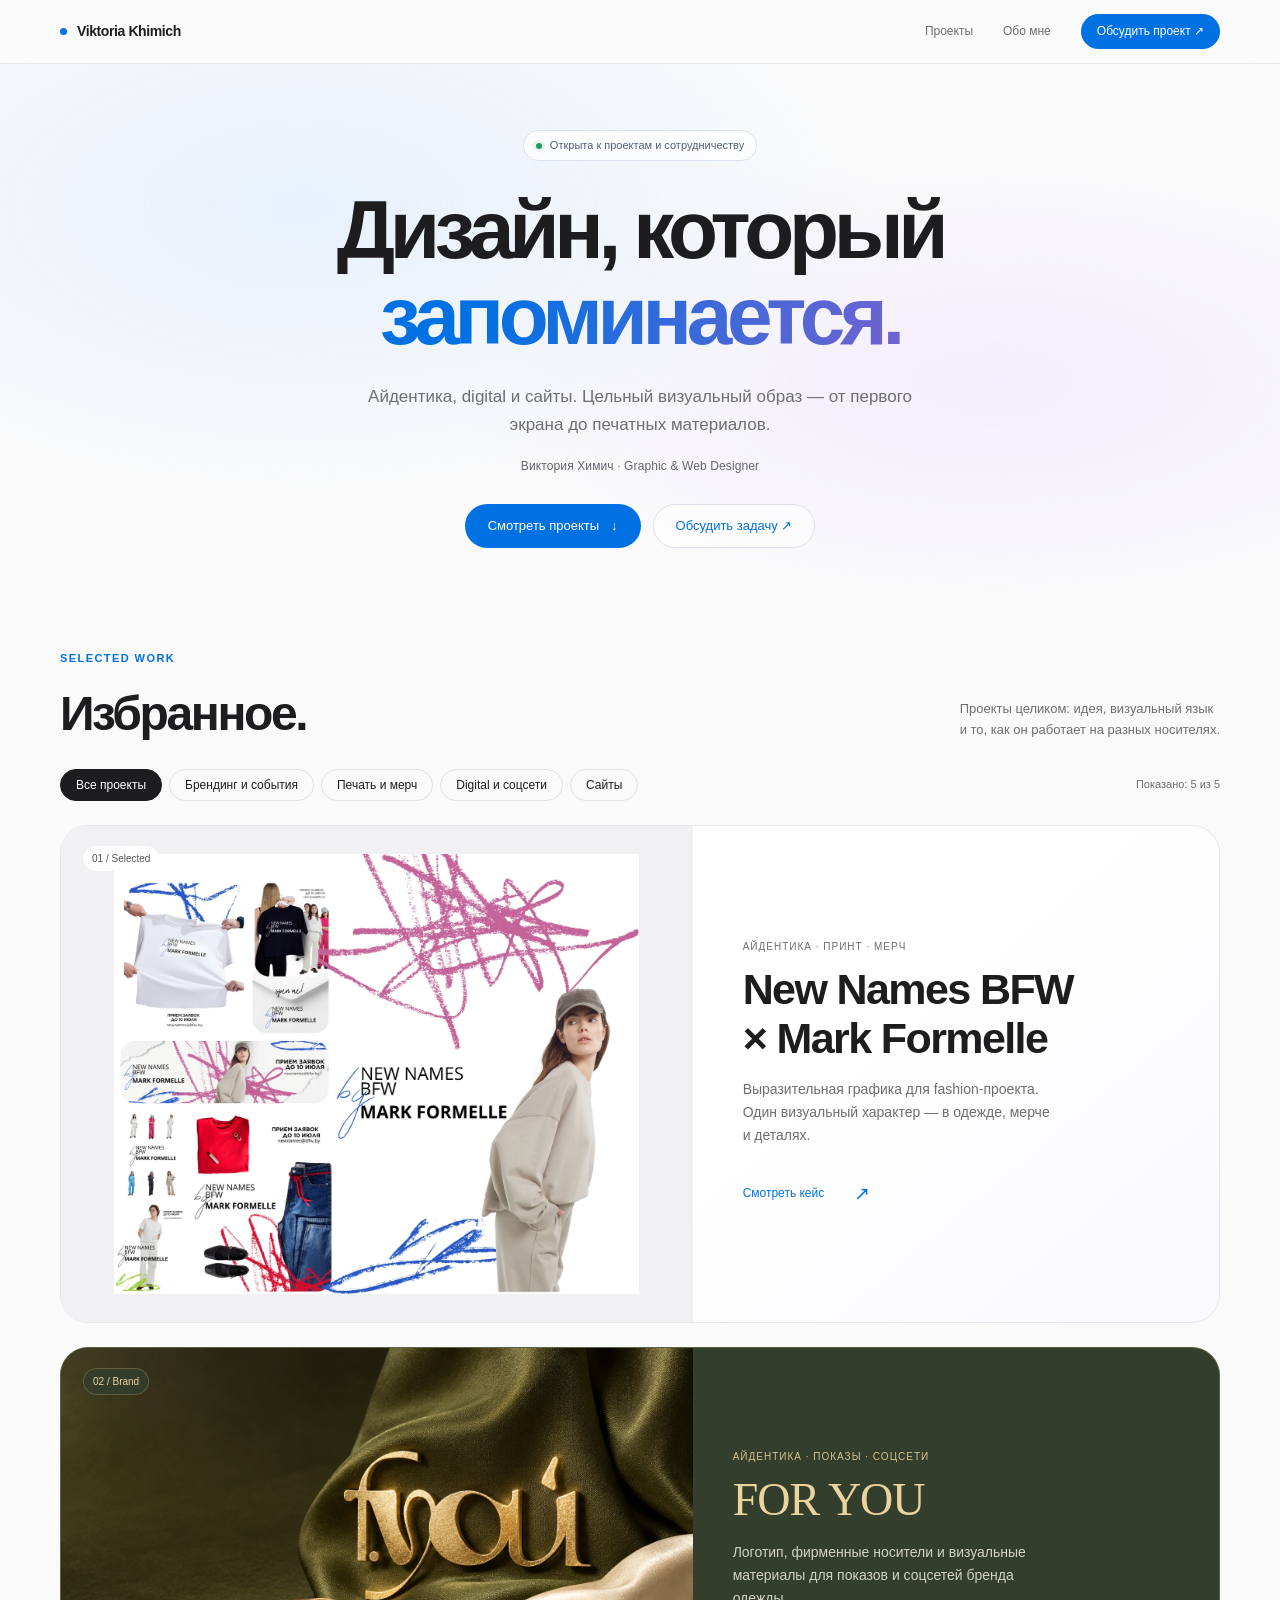
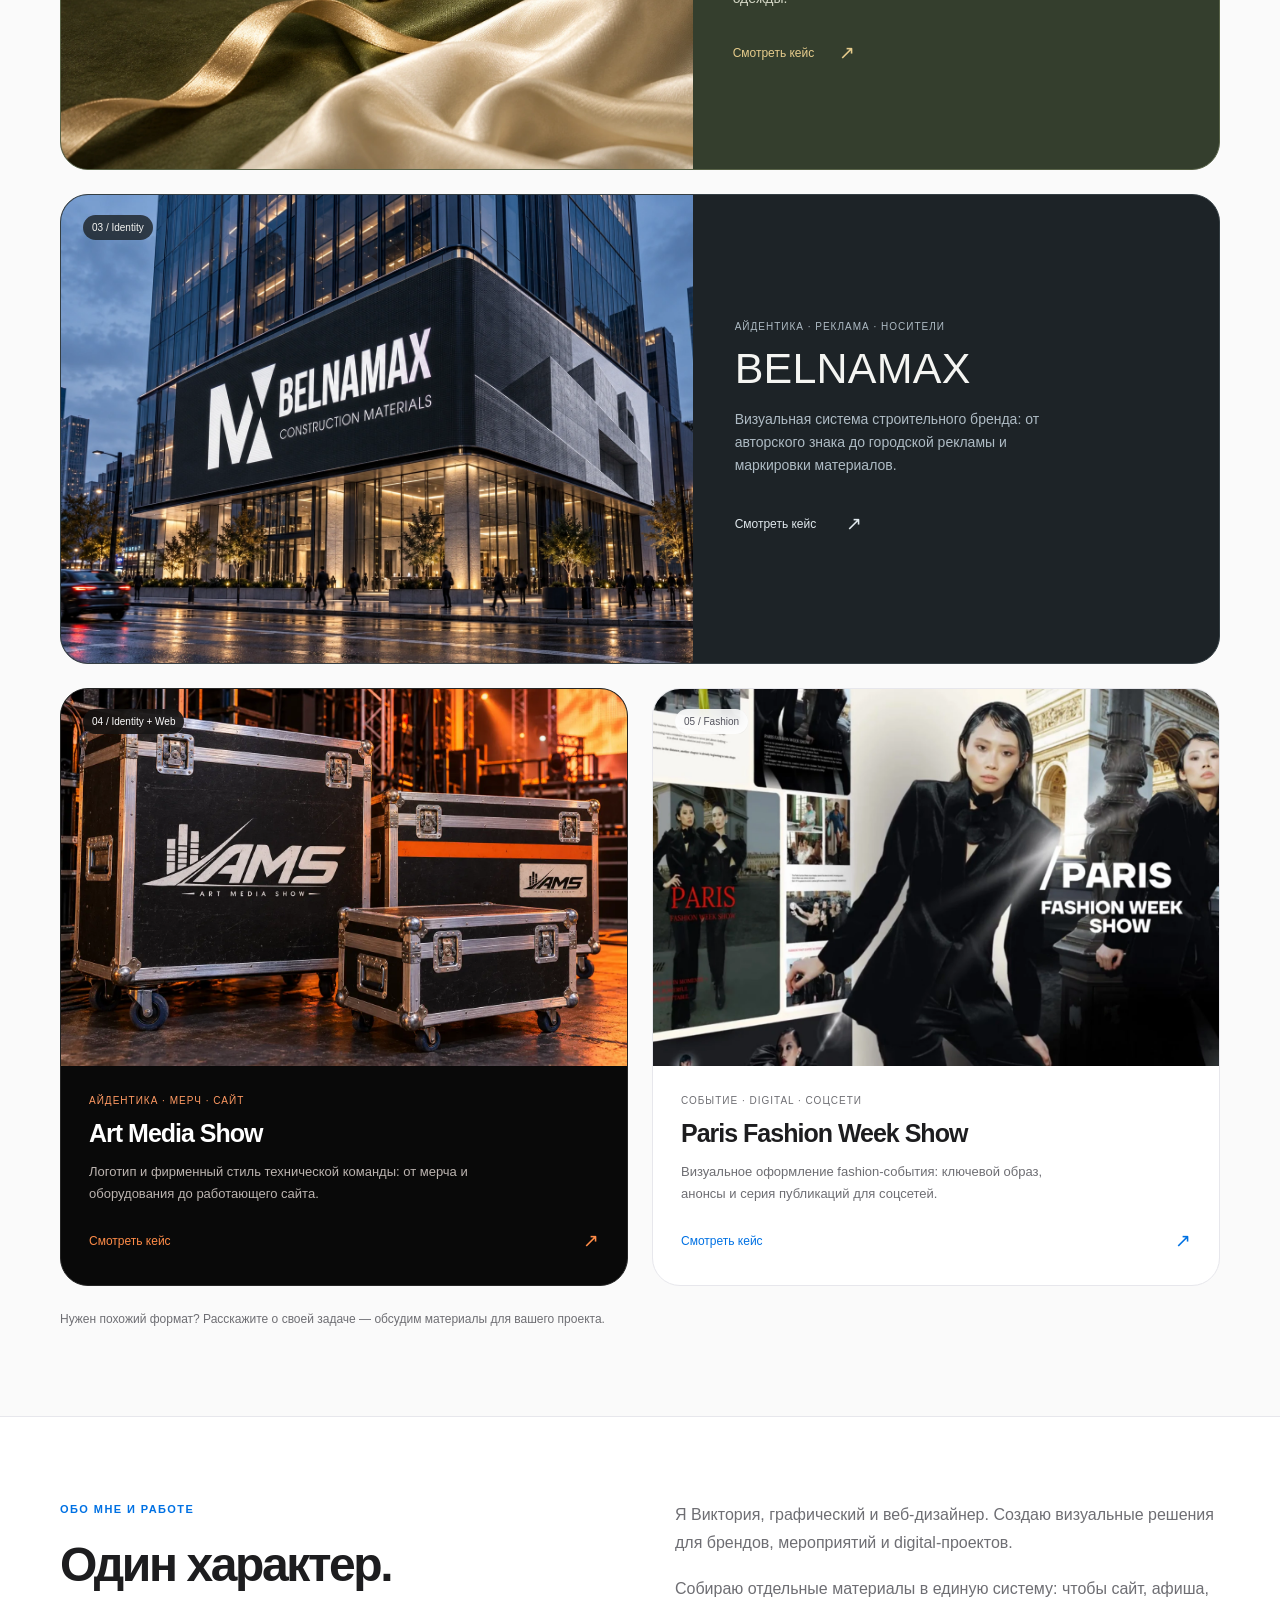
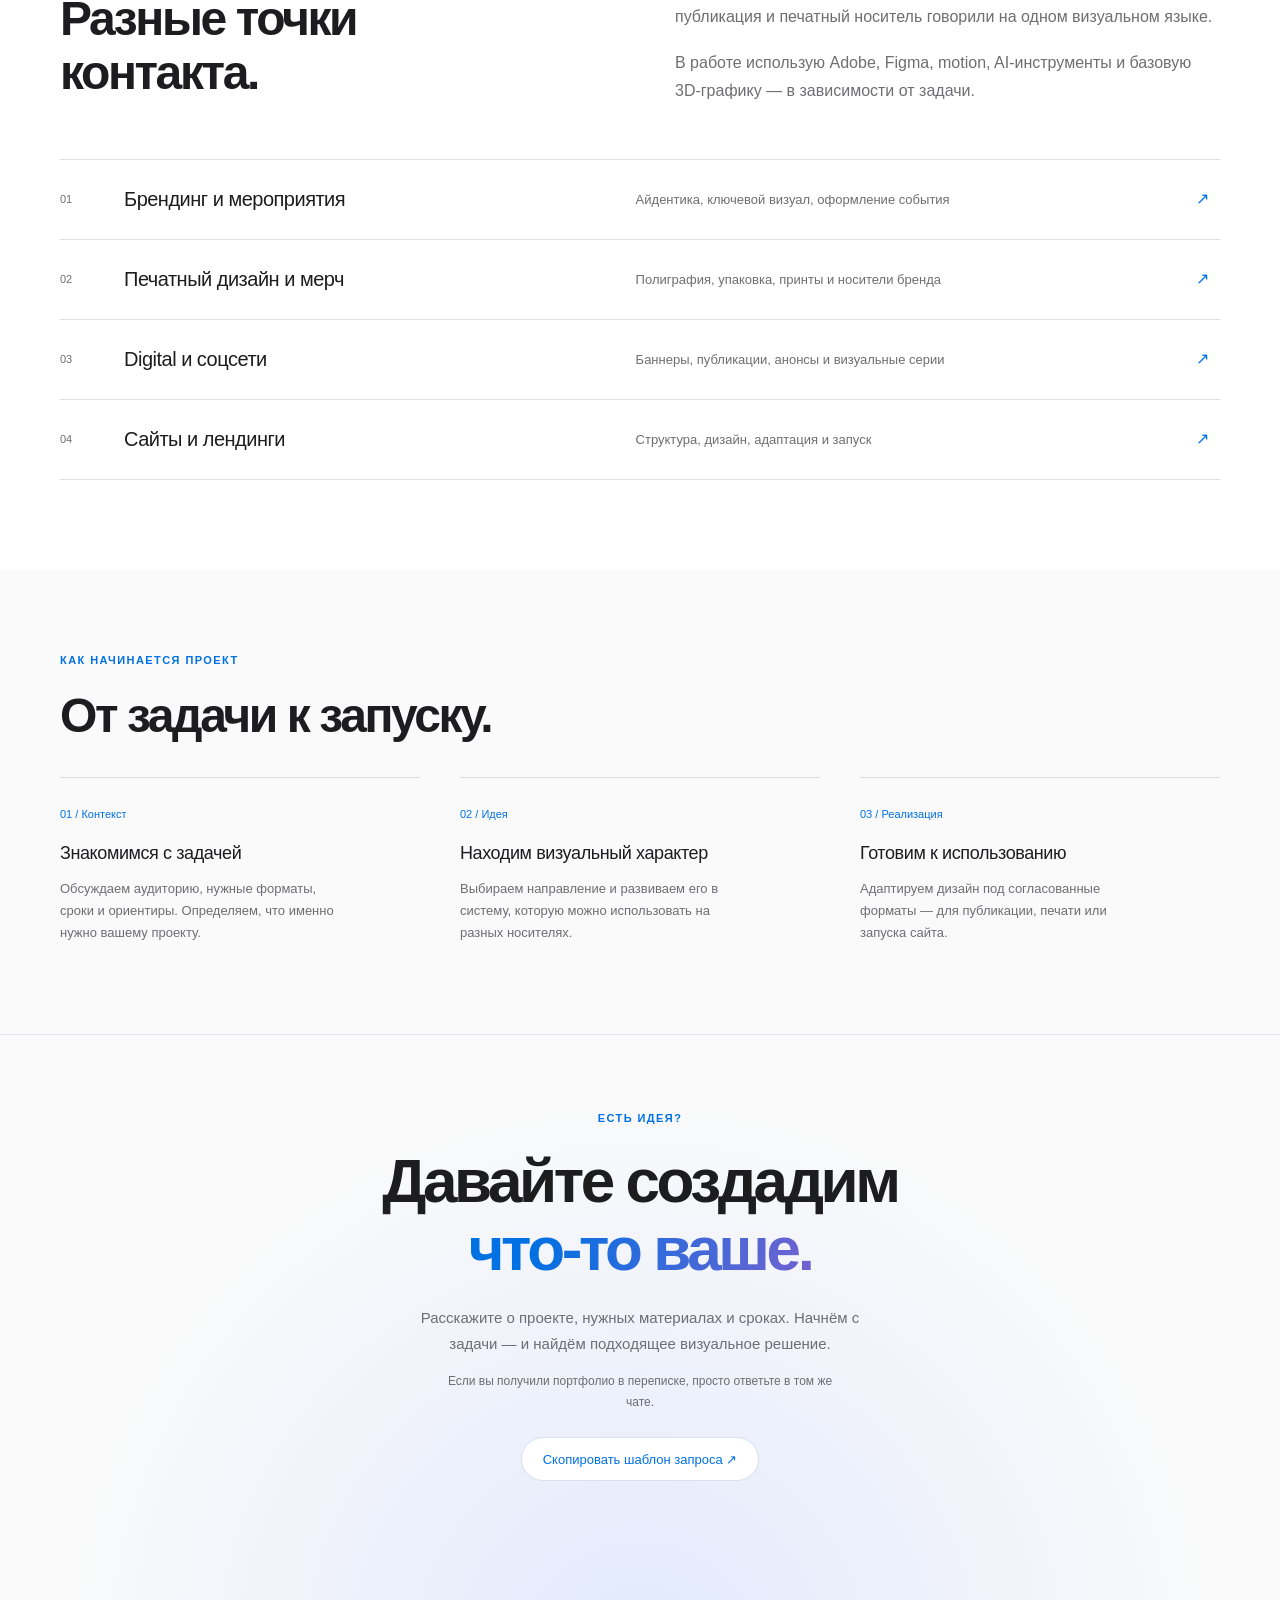
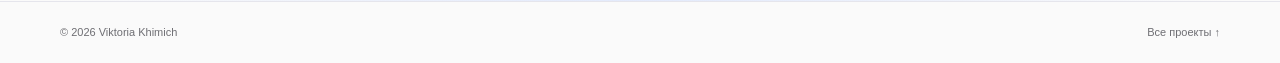
<file: index.html>
<!DOCTYPE html>
<html lang="ru"><head>
<meta charset="utf-8"><meta name="viewport" content="width=device-width,initial-scale=1">
<title>Виктория Химич — графический и веб-дизайнер</title><meta name="description" content="Портфолио Виктории Химич: айдентика, мероприятия, digital, печатный дизайн и сайты. New Names BFW × Mark Formelle, FOR YOU, BELNAMAX, Art Media Show, Paris Fashion Week Show.">
<meta name="theme-color" content="#fafafa"><link rel="canonical" href="https://vikkiwwats.github.io/vikportfolio/">
<meta property="og:type" content="website"><meta property="og:locale" content="ru_RU"><meta property="og:title" content="Виктория Химич — графический и веб-дизайнер"><meta property="og:description" content="Портфолио Виктории Химич: айдентика, мероприятия, digital, печатный дизайн и сайты. New Names BFW × Mark Formelle, FOR YOU, BELNAMAX, Art Media Show, Paris Fashion Week Show."><meta property="og:url" content="https://vikkiwwats.github.io/vikportfolio/"><meta property="og:image" content="https://vikkiwwats.github.io/vikportfolio/assets/images/bfw-identity.webp"><meta name="twitter:card" content="summary_large_image">
<link rel="icon" type="image/svg+xml" href="assets/favicon.svg"><link rel="stylesheet" href="assets/portfolio.css?v=ams-case-1"><link rel="stylesheet" href="assets/foryou.css"><script src="assets/portfolio.js" defer></script>
</head><body><a class="skip-link" href="#main">Перейти к содержимому</a>
<header class="site-header"><div class="container nav-inner">
<a class="site-brand" href="index.html" aria-label="Виктория Химич — главная"><span class="brand-dot" aria-hidden="true"></span>Viktoria Khimich</a>
<nav class="site-nav" aria-label="Основная навигация"><a href="#work">Проекты</a><a class="nav-about" href="#about">Обо мне</a><a class="nav-contact" href="#contact">Обсудить проект ↗</a></nav>
</div></header><main id="main"><section class="hero" aria-labelledby="hero-title"><div class="container">
<div class="availability hero-enter"><span class="status-dot" aria-hidden="true"></span>Открыта к проектам и сотрудничеству</div>
<h1 class="hero-enter delay-1" id="hero-title">Дизайн, который<br><span class="gradient-text">запоминается.</span></h1>
<p class="hero-intro hero-enter delay-2">Айдентика, digital и сайты. Цельный визуальный образ — от первого экрана до печатных материалов.</p>
<p class="hero-name hero-enter delay-2">Виктория Химич · Graphic &amp; Web Designer</p>
<div class="button-row hero-enter delay-2"><a class="button" href="#work">Смотреть проекты <span aria-hidden="true">↓</span></a><a class="button secondary" href="#contact">Обсудить задачу ↗</a></div>
</div></section>
<section class="work container" id="work" aria-labelledby="work-title">
<div class="section-header"><div><span class="eyebrow">Selected work</span><h2 id="work-title">Избранное.</h2></div><p>Проекты целиком: идея, визуальный язык<br>и то, как он работает на разных носителях.</p></div>
<div class="filter-row"><div class="filters" role="group" aria-label="Выбрать направление"><button class="filter" type="button" data-filter="all" aria-pressed="true" aria-controls="projects">Все проекты</button><button class="filter" type="button" data-filter="brand" aria-pressed="false" aria-controls="projects">Брендинг и события</button><button class="filter" type="button" data-filter="print" aria-pressed="false" aria-controls="projects">Печать и мерч</button><button class="filter" type="button" data-filter="digital" aria-pressed="false" aria-controls="projects">Digital и соцсети</button><button class="filter" type="button" data-filter="web" aria-pressed="false" aria-controls="projects">Сайты</button></div><span class="project-count" role="status" aria-live="polite" data-project-count>Показано: 5 из 5</span></div>
<div class="projects" id="projects" data-visible-count="5">
<a class="project-card featured" href="project-bfw.html" data-categories="brand print" aria-labelledby="bfw-title">
<div class="project-visual"><img src="assets/images/bfw-identity.webp" width="1352" height="1133" alt="Айдентика New Names BFW by Mark Formelle: одежда и мерч с розовыми и синими графическими акцентами" fetchpriority="high"><span class="project-number" aria-hidden="true">01 / Selected</span></div>
<div class="project-body"><p class="project-kicker">Айдентика · принт · мерч</p><h3 class="project-title" id="bfw-title">New Names BFW<br>× Mark Formelle</h3><p class="project-description">Выразительная графика для fashion-проекта. Один визуальный характер — в одежде, мерче и деталях.</p><div class="project-foot"><span>Смотреть кейс</span><span class="project-arrow" aria-hidden="true">↗</span></div></div></a>
<a class="project-card featured foryou-card" href="for-you.html" data-categories="brand print digital" aria-labelledby="foryou-title" data-reveal>
<div class="project-visual"><img src="assets/images/for-you/luxe-hero.webp" width="1536" height="1024" alt="FOR YOU: золотистый логотип на оливковой ткани и молочном шёлке" loading="lazy"><span class="project-number" aria-hidden="true">02 / Brand</span></div>
<div class="project-body"><p class="project-kicker">Айдентика · показы · соцсети</p><h3 class="project-title" id="foryou-title">FOR YOU</h3><p class="project-description">Логотип, фирменные носители и визуальные материалы для показов и соцсетей бренда одежды.</p><div class="project-foot"><span>Смотреть кейс</span><span class="project-arrow" aria-hidden="true">↗</span></div></div></a>
<a class="project-card featured belnamax-card" href="belnamax.html" data-categories="brand print digital" aria-labelledby="belnamax-title" data-reveal>
<div class="project-visual"><img src="assets/images/belnamax/led-city.webp" width="1536" height="1024" alt="BELNAMAX: фирменный знак на LED-фасаде современного здания" loading="lazy"><span class="project-number" aria-hidden="true">03 / Identity</span></div>
<div class="project-body"><p class="project-kicker">Айдентика · реклама · носители</p><h3 class="project-title" id="belnamax-title">BELNAMAX</h3><p class="project-description">Визуальная система строительного бренда: от авторского знака до городской рекламы и маркировки материалов.</p><div class="project-foot"><span>Смотреть кейс</span><span class="project-arrow" aria-hidden="true">↗</span></div></div></a>
<a class="project-card ams-card" href="art-media-show.html" data-categories="brand print digital web" aria-labelledby="ams-title" data-reveal>
<div class="project-visual"><img src="assets/images/ams/flight-cases.webp" width="1536" height="1024" alt="Art Media Show: белый фирменный знак на концертных кофрах в оранжевом сценическом свете" loading="lazy"><span class="project-number" aria-hidden="true">04 / Identity + Web</span></div>
<div class="project-body"><p class="project-kicker">Айдентика · мерч · сайт</p><h3 class="project-title" id="ams-title">Art Media Show</h3><p class="project-description">Логотип и фирменный стиль технической команды: от мерча и оборудования до работающего сайта.</p><div class="project-foot"><span>Смотреть кейс</span><span class="project-arrow" aria-hidden="true">↗</span></div></div></a>
<a class="project-card" href="pfwshow.html" data-categories="brand digital" aria-labelledby="pfw-title" data-reveal>
<div class="project-visual"><img src="assets/images/pfw-cover.webp" width="1600" height="900" alt="Визуальная подборка Paris Fashion Week Show с обложками и постами о показе" loading="lazy"><span class="project-number" aria-hidden="true">05 / Fashion</span></div>
<div class="project-body"><p class="project-kicker">Событие · digital · соцсети</p><h3 class="project-title" id="pfw-title">Paris Fashion Week Show</h3><p class="project-description">Визуальное оформление fashion-события: ключевой образ, анонсы и серия публикаций для соцсетей.</p><div class="project-foot"><span>Смотреть кейс</span><span class="project-arrow" aria-hidden="true">↗</span></div></div></a>
</div><p class="work-bottom">Нужен похожий формат? Расскажите о своей задаче — обсудим материалы для вашего проекта.</p></section>
<section class="services-section" id="about"><div class="container"><div class="split-heading" data-reveal><div><span class="eyebrow">Обо мне и работе</span><h2 class="section-title">Один характер.<br>Разные точки контакта.</h2></div><div class="body-copy"><p>Я Виктория, графический и веб-дизайнер. Создаю визуальные решения для брендов, мероприятий и digital-проектов.</p><p>Собираю отдельные материалы в единую систему: чтобы сайт, афиша, публикация и печатный носитель говорили на одном визуальном языке.</p><p>В работе использую Adobe, Figma, motion, AI-инструменты и базовую 3D-графику — в зависимости от задачи.</p></div></div>
<div class="service-list" data-reveal>
<a class="service-line" href="index.html?category=brand#work"><span class="service-index">01</span><h3>Брендинг и мероприятия</h3><p>Айдентика, ключевой визуал, оформление события</p><span class="arrow" aria-hidden="true">↗</span></a>
<a class="service-line" href="index.html?category=print#work"><span class="service-index">02</span><h3>Печатный дизайн и мерч</h3><p>Полиграфия, упаковка, принты и носители бренда</p><span class="arrow" aria-hidden="true">↗</span></a>
<a class="service-line" href="index.html?category=digital#work"><span class="service-index">03</span><h3>Digital и соцсети</h3><p>Баннеры, публикации, анонсы и визуальные серии</p><span class="arrow" aria-hidden="true">↗</span></a>
<a class="service-line" href="index.html?category=web#work"><span class="service-index">04</span><h3>Сайты и лендинги</h3><p>Структура, дизайн, адаптация и запуск</p><span class="arrow" aria-hidden="true">↗</span></a>
</div></div></section>
<section class="process container" aria-labelledby="process-title" data-reveal><span class="eyebrow">Как начинается проект</span><h2 class="section-title" id="process-title">От задачи к запуску.</h2><div class="process-grid"><div class="process-step"><span>01 / Контекст</span><h3>Знакомимся с задачей</h3><p>Обсуждаем аудиторию, нужные форматы, сроки и ориентиры. Определяем, что именно нужно вашему проекту.</p></div><div class="process-step"><span>02 / Идея</span><h3>Находим визуальный характер</h3><p>Выбираем направление и развиваем его в систему, которую можно использовать на разных носителях.</p></div><div class="process-step"><span>03 / Реализация</span><h3>Готовим к использованию</h3><p>Адаптируем дизайн под согласованные форматы — для публикации, печати или запуска сайта.</p></div></div></section>
</main><section class="contact-section" id="contact" aria-labelledby="contact-title"><div class="container" data-reveal>
<span class="eyebrow">Есть идея?</span><h2 id="contact-title">Давайте создадим<br><span class="gradient-text">что-то ваше.</span></h2>
<p>Расскажите о проекте, нужных материалах и сроках. Начнём с задачи — и найдём подходящее визуальное решение.</p>
<p class="reply-note">Если вы получили портфолио в переписке, просто ответьте в том же чате.</p>
<button class="brief-button" type="button" data-copy-brief hidden>Скопировать шаблон запроса ↗</button>
<div class="copy-status" role="status" data-copy-status></div>
<textarea data-brief-fallback hidden aria-label="Шаблон запроса для копирования" rows="7" style="width:min(100%,470px);padding:16px;border:1px solid #d9d9df;border-radius:14px;resize:vertical"></textarea>
</div></section><footer class="site-footer"><div class="container footer-inner"><span>© 2026 Viktoria Khimich</span><a href="#work">Все проекты ↑</a></div></footer></body></html>
</file>
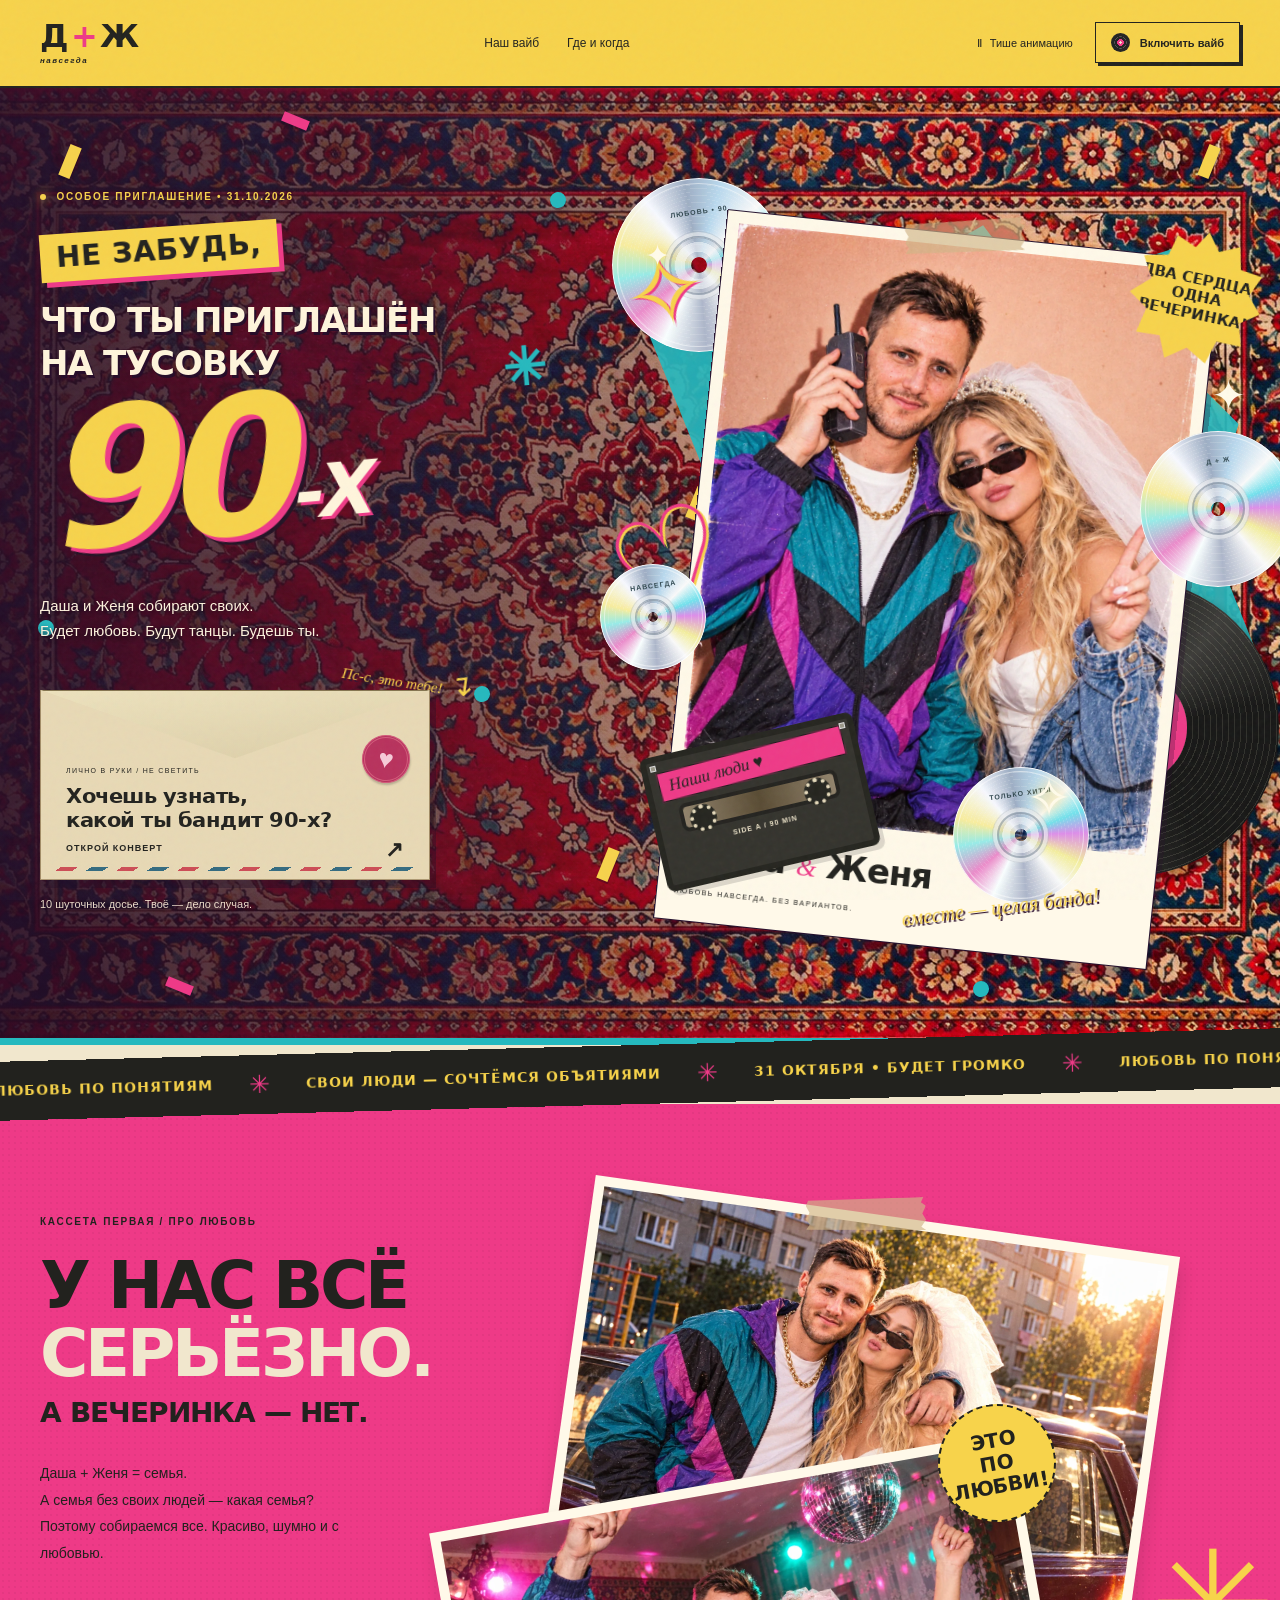
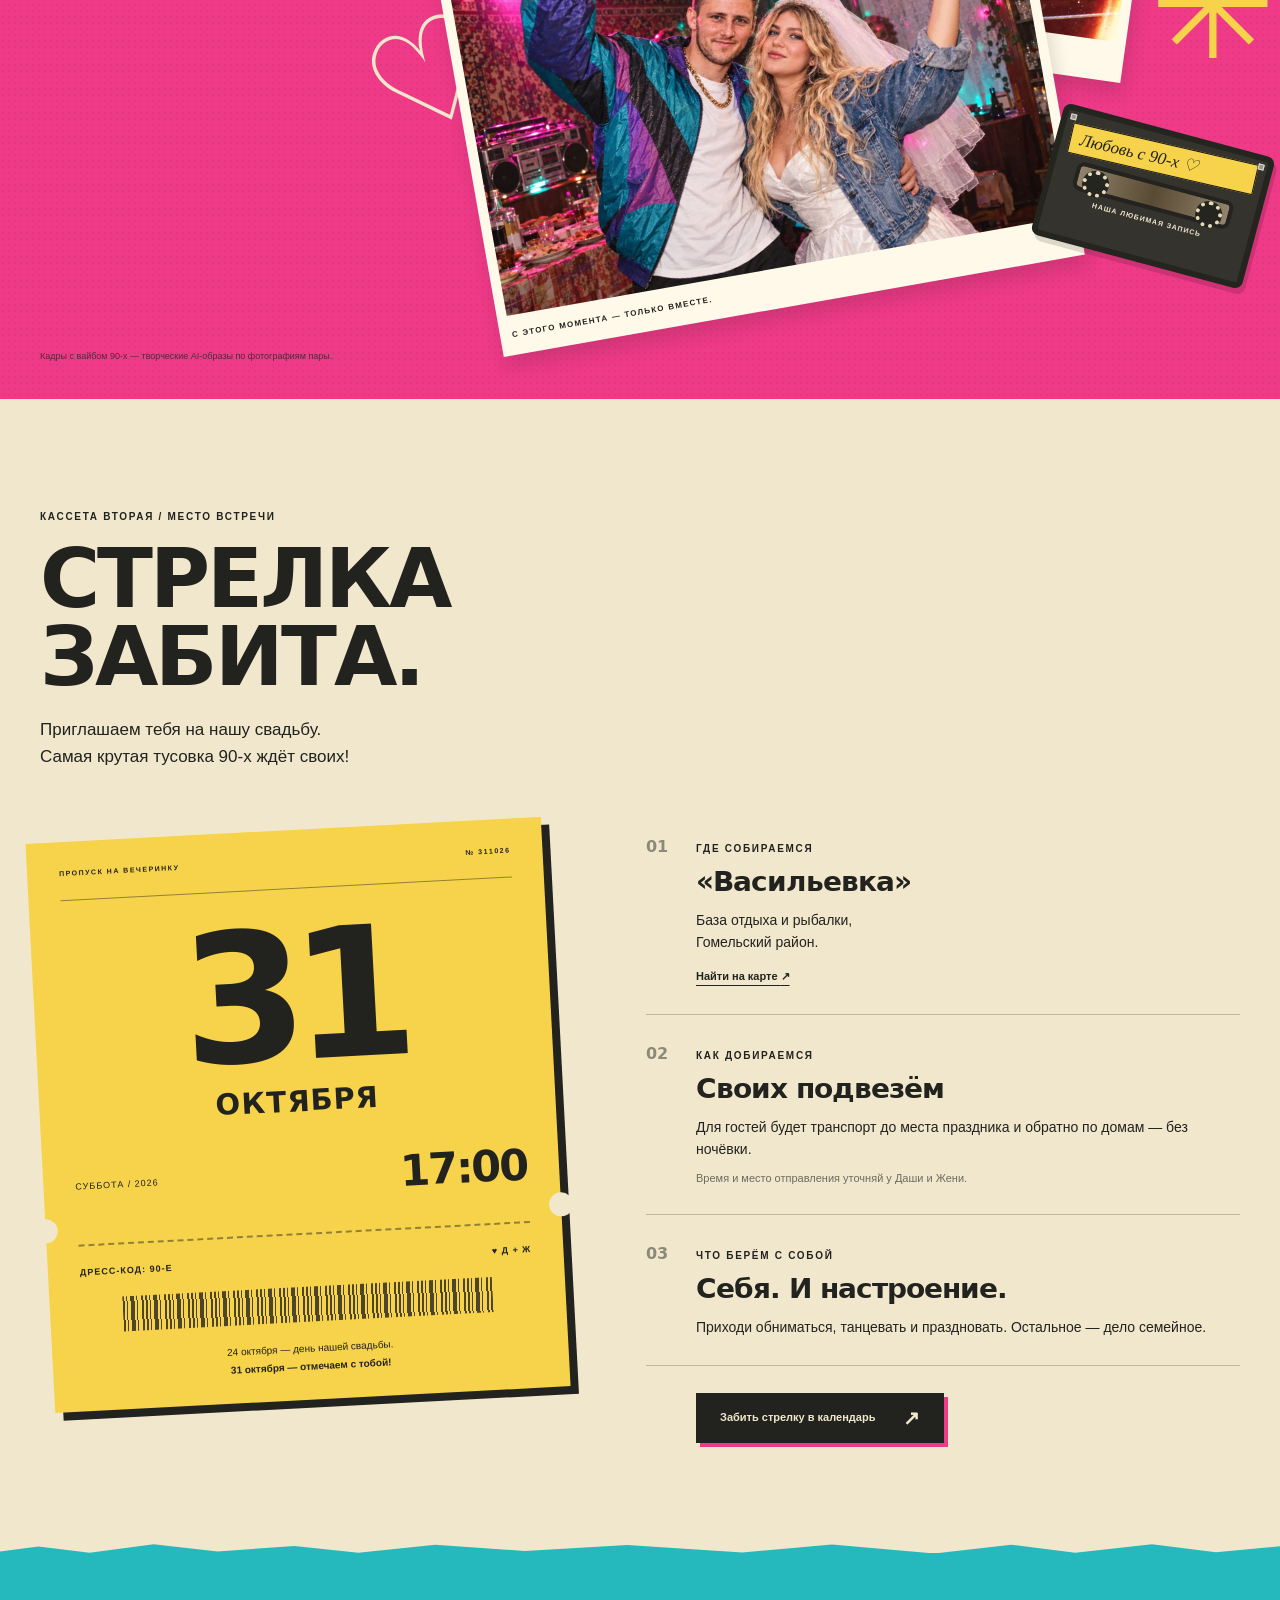
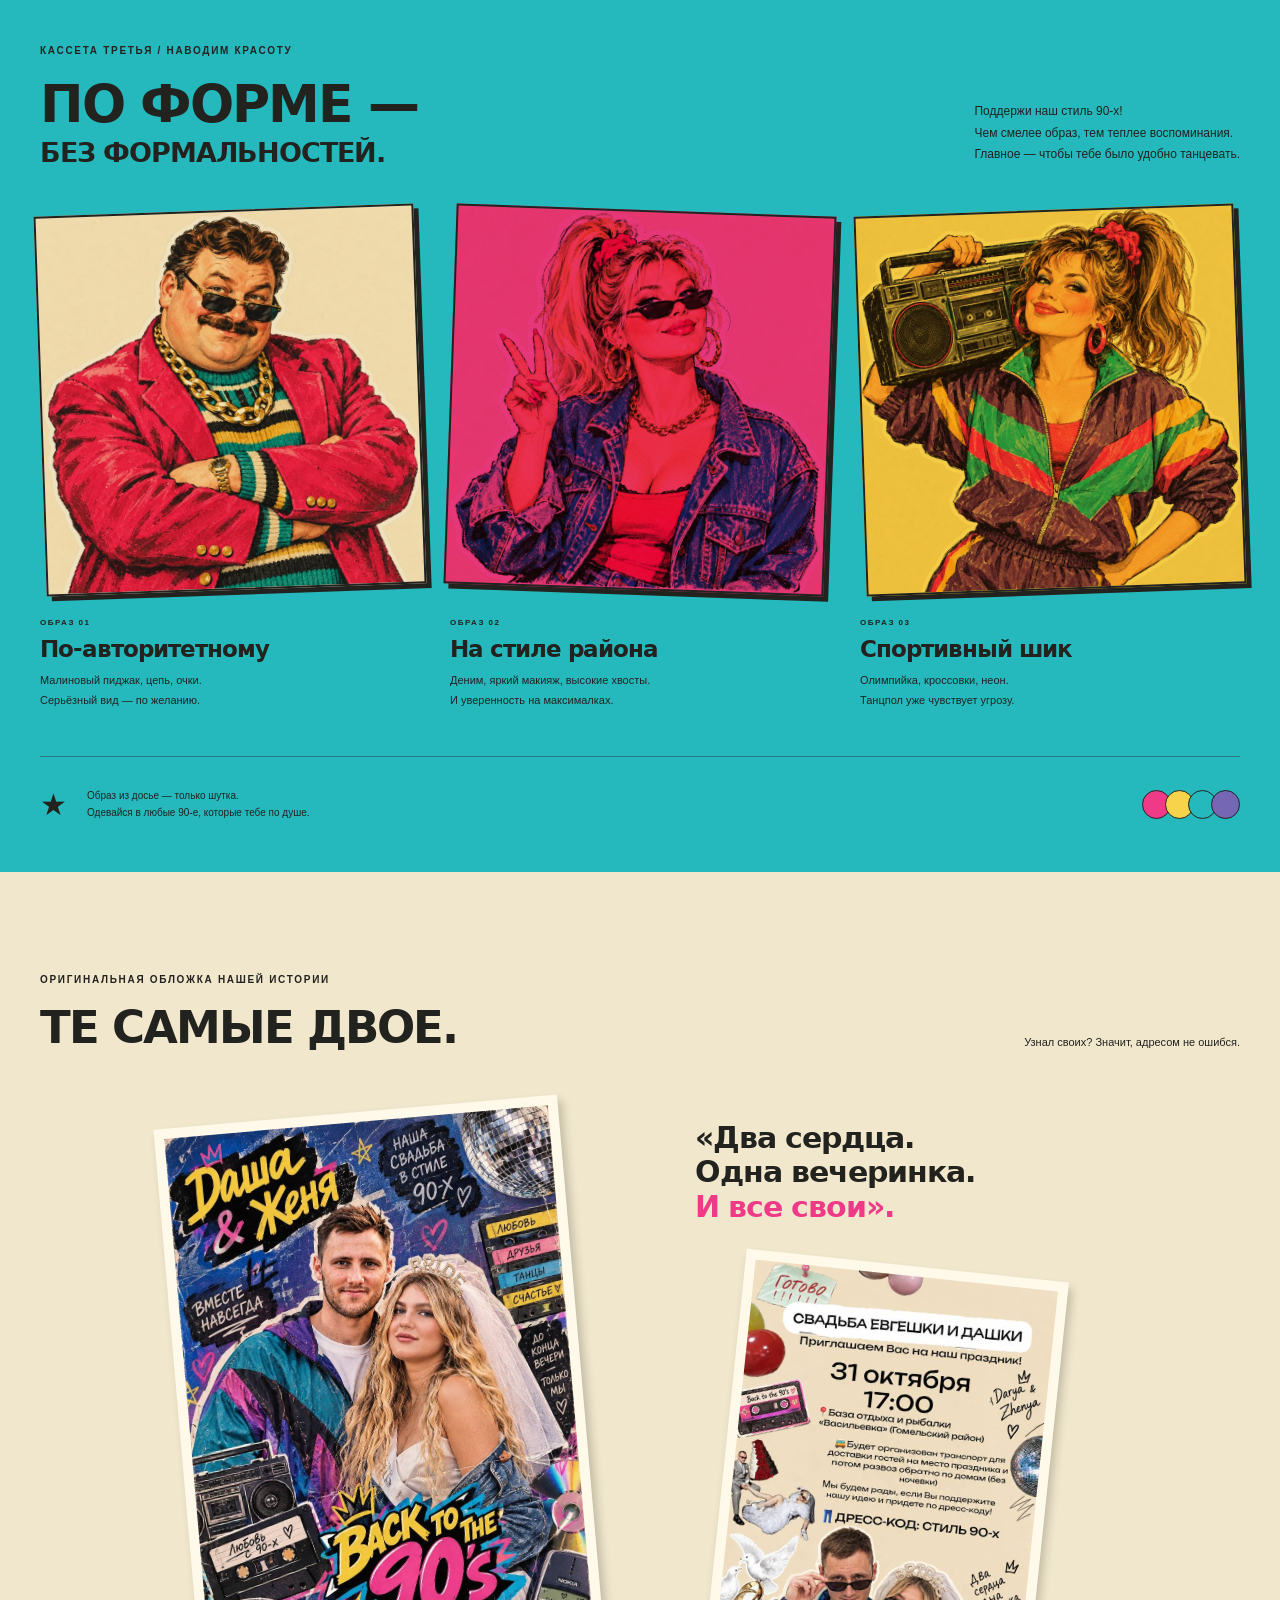
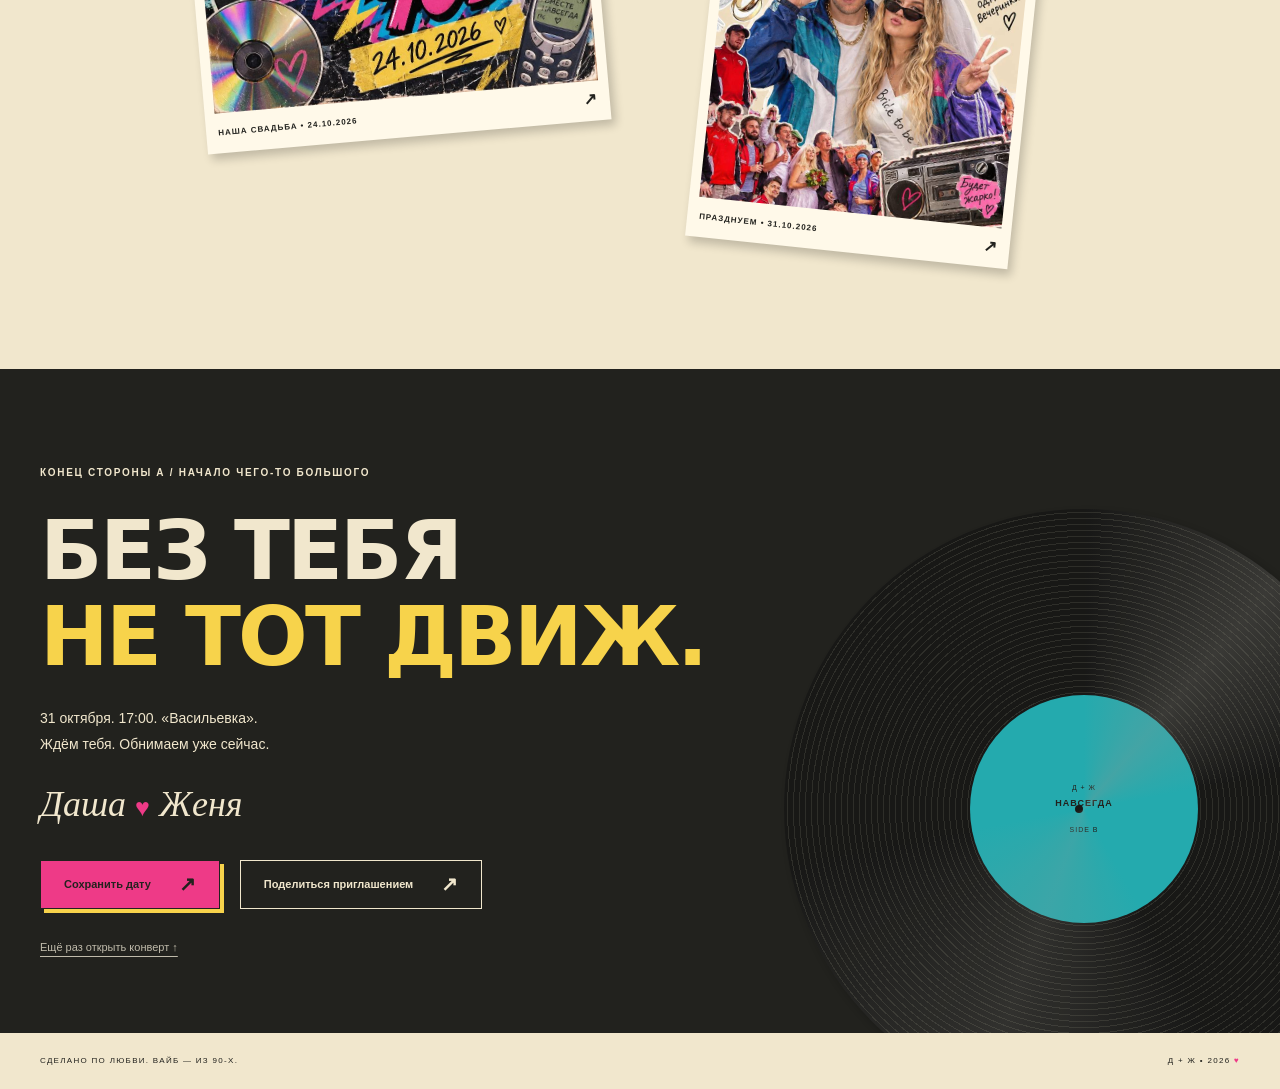
<file: wedding-90s/index.html>
<!doctype html>
<html lang="ru">
<head>
  <meta charset="utf-8">
  <meta name="viewport" content="width=device-width, initial-scale=1">
  <meta name="theme-color" content="#f1e7cd">
  <meta name="description" content="Даша и Женя зовут на самую крутую тусовку 90-х! 31 октября 2026, 17:00 — база «Васильевка», Гомельский район. Открой конверт и узнай свой шуточный образ.">
  <meta property="og:title" content="Даша & Женя • Ты в списке!">
  <meta property="og:description" content="31 октября, 17:00. Свадьба в стиле 90-х. Открой конверт — твоё досье уже готово.">
  <meta property="og:image" content="https://vikkiwwats.github.io/vikportfolio/wedding-90s/assets/telegram-banner.jpg">
  <meta property="og:url" content="https://vikkiwwats.github.io/vikportfolio/wedding-90s/">
  <meta property="og:type" content="website">
  <link rel="canonical" href="https://vikkiwwats.github.io/vikportfolio/wedding-90s/">
  <title>Даша & Женя — не забудь, что ты приглашён на тусовку 90-х!</title>
  <link rel="icon" href="favicon.svg" type="image/svg+xml">
  <link rel="preload" as="image" href="assets/soviet-carpet.webp">
  <link rel="stylesheet" href="style.css">
  <link rel="stylesheet" href="hero-party.css">
  <script src="characters.js" defer></script>
  <script src="app.js" defer></script>
</head>
<body>
  <a class="skip-link" href="#invitation">К приглашению</a>
  <header class="header">
    <a class="brand" href="#top" aria-label="Даша и Женя, в начало">Д<span>+</span>Ж<i>навсегда</i></a>
    <nav aria-label="По странице"><a href="#story">Наш вайб</a><a href="#invitation">Где и когда</a></nav>
    <div class="switches"><button id="motionToggle" class="text-button" type="button" aria-pressed="false" title="Уменьшить движение"><span aria-hidden="true">Ⅱ</span><span class="control-label">Тише анимацию</span></button><button id="soundToggle" class="sound-toggle" type="button" aria-pressed="false"><span class="tiny-record" aria-hidden="true"></span><span id="soundLabel">Включить вайб</span></button></div>
  </header>

  <main>
    <div class="hero-party">
    <div class="hero-carpet" aria-hidden="true"></div>
    <div class="hero-confetti" aria-hidden="true"><i></i><i></i><i></i><i></i><i></i><i></i><i></i><i></i><i></i><i></i><i></i><i></i></div>
    <section class="hero section-wrap" id="top" aria-labelledby="heroTitle">
      <div class="hero-copy">
        <p class="eyebrow"><span class="live-dot" aria-hidden="true"></span> ОСОБОЕ ПРИГЛАШЕНИЕ • 31.10.2026</p>
        <h1 id="heroTitle"><span class="reminder-label">НЕ ЗАБУДЬ,</span> <span class="invite-line">ЧТО ТЫ ПРИГЛАШЁН</span> <span class="invite-line">НА ТУСОВКУ</span> <span class="era">90<span class="era-x">-Х</span><span class="hero-star" aria-hidden="true">✳</span></span></h1>
        <p class="hero-intro">Даша и Женя собирают своих.<br>Будет любовь. Будут танцы. Будешь ты.</p>
        <div class="envelope-area">
          <span class="hand-note" aria-hidden="true">Пс-с, это тебе! <span>↴</span></span>
          <button class="envelope" id="openEnvelope" type="button" aria-controls="dossier" aria-expanded="false">
            <span class="envelope-back" aria-hidden="true"></span><span class="envelope-letter" aria-hidden="true">ТВОЁ ДОСЬЕ УЖЕ ВНУТРИ ♥</span><span class="envelope-flap" aria-hidden="true"></span>
            <span class="envelope-front"><span class="envelope-label">ЛИЧНО В РУКИ / НЕ СВЕТИТЬ</span><span class="envelope-question">Хочешь узнать,<br>какой ты бандит 90-х?</span><span class="envelope-cta">ОТКРОЙ КОНВЕРТ <span aria-hidden="true">↗</span></span></span>
            <span class="seal" aria-hidden="true">♥</span>
          </button>
          <p class="micro">10 шуточных досье. Твоё — дело случая.</p>
        </div>
      </div>
      <div class="hero-collage" aria-label="Даша и Женя в стиле 90-х">
        <div class="party-cd cd-one" aria-hidden="true"><span>ЛЮБОВЬ • 90</span></div>
        <div class="party-cd cd-two" aria-hidden="true"><span>Д + Ж</span></div>
        <div class="party-cd cd-three" aria-hidden="true"><span>ТОЛЬКО ХИТЫ</span></div>
        <div class="party-cd cd-four" aria-hidden="true"><span>НАВСЕГДА</span></div>
        <span class="party-glint glint-one" aria-hidden="true">✦</span><span class="party-glint glint-two" aria-hidden="true">✦</span><span class="party-glint glint-three" aria-hidden="true">✧</span>
        <div class="scribble-heart" aria-hidden="true">♡</div>
        <div class="photo print hero-photo"><span class="tape tape-top" aria-hidden="true"></span><img src="assets/couple-phone.webp" width="960" height="1200" fetchpriority="high" alt="Даша и Женя в спортивных куртках 90-х с ретро-телефоном"><div class="print-caption"><span>Даша <em>&</em> Женя</span><small>ЛЮБОВЬ НАВСЕГДА. БЕЗ ВАРИАНТОВ.</small></div></div>
        <span class="sticker party-sticker">ДВА СЕРДЦА.<br>ОДНА<br>ВЕЧЕРИНКА!</span>
        <div class="record hero-record" aria-hidden="true"><span>LOVE<br><b>SIDE A</b><br>31 • 10 • 26</span></div>
        <div class="mini-cassette hero-cassette" aria-hidden="true"><span>Наши люди ♥</span><i></i><b>SIDE A / 90 MIN</b></div>
        <span class="doodle-spark spark-one" aria-hidden="true">✧</span>
        <span class="photo-note" aria-hidden="true">вместе — целая банда!</span>
      </div>
    </section>
    </div>

    <div class="ticker" aria-hidden="true"><div><span>ЛЮБОВЬ ПО ПОНЯТИЯМ</span><i>✳</i><span>СВОИ ЛЮДИ — СОЧТЁМСЯ ОБЪЯТИЯМИ</span><i>✳</i><span>31 ОКТЯБРЯ • БУДЕТ ГРОМКО</span><i>✳</i><span>ЛЮБОВЬ ПО ПОНЯТИЯМ</span><i>✳</i><span>СВОИ ЛЮДИ — СОЧТЁМСЯ ОБЪЯТИЯМИ</span><i>✳</i><span>31 ОКТЯБРЯ • БУДЕТ ГРОМКО</span><i>✳</i></div></div>

    <section class="dossier-section" id="dossier" hidden aria-labelledby="dossierTitle">
      <div class="section-wrap">
        <div class="section-heading light"><p class="eyebrow">АРХИВ ВЕСЁЛЫХ ЛИЧНОСТЕЙ / РАССЕКРЕЧЕНО</p><h2 id="dossierTitle" tabindex="-1">Ну всё. Ты в банде.</h2><p>Твоё шуточное досье на этот вечер.</p></div>
        <article class="dossier-paper" id="dossierPaper">
          <div class="dossier-visual"><span class="file-number" id="fileNumber">ДОСЬЕ № 01 / 10</span><img id="characterImage" src="assets/olivier.webp" alt="" width="800" height="800"><span class="dossier-stamp">ВХОД<br>РАЗРЕШЁН</span></div>
          <div class="dossier-copy" aria-live="polite" aria-atomic="true"><span class="eyebrow">ТВОЯ РОЛЬ В ЭТОЙ ИСТОРИИ</span><h3 id="characterName"></h3><p class="character-tag" id="characterTag"></p><p id="characterDescription" class="character-description"></p><div class="case-line"><span>ОСОБАЯ ПРИМЕТА</span><p id="characterTrait"></p></div><div class="case-line"><span>МИССИЯ НА СВАДЬБЕ</span><p id="characterMission"></p></div><div class="dossier-buttons"><button id="drawAgain" class="button button-dark" type="button">Ещё одно досье <span aria-hidden="true">↻</span></button><button id="copyDossier" class="text-button" type="button">Скопировать своё</button></div><span id="drawStatus" class="micro" role="status"></span></div>
        </article>
        <a class="down-link" href="#story"><span>Твой образ есть. Теперь знакомься с главными героями.</span><span class="bounce-arrow" aria-hidden="true">↓<br>↓</span></a>
      </div>
    </section>

    <section class="story" id="story" aria-labelledby="storyTitle">
      <div class="section-wrap story-inner">
        <div class="story-heading reveal"><p class="eyebrow">КАССЕТА ПЕРВАЯ / ПРО ЛЮБОВЬ</p><h2 id="storyTitle">У НАС ВСЁ<br><span>СЕРЬЁЗНО.</span><em>А ВЕЧЕРИНКА — НЕТ.</em></h2><p>Даша + Женя = семья.<br>А семья без своих людей — какая семья?<br>Поэтому собираемся все. Красиво, шумно и с любовью.</p></div>
        <div class="story-stage" aria-label="Фотоколлаж молодожёнов">
          <figure class="print story-photo story-car reveal"><span class="tape" aria-hidden="true"></span><img src="assets/couple-car.webp" width="1200" height="800" loading="lazy" alt="Даша и Женя у ретро-автомобиля во дворе"><figcaption>СВОИ ЛЮДИ. СВОЯ ИСТОРИЯ. ♥</figcaption></figure>
          <figure class="print story-photo story-disco reveal"><img src="assets/couple-disco.webp" width="1200" height="800" loading="lazy" alt="Даша и Женя танцуют под диско-шаром"><figcaption>С ЭТОГО МОМЕНТА — ТОЛЬКО ВМЕСТЕ.</figcaption></figure>
          <div class="mini-cassette story-cassette reveal" aria-hidden="true"><span>Любовь с 90-х ♡</span><i></i><b>НАША ЛЮБИМАЯ ЗАПИСЬ</b></div>
          <span class="story-star" aria-hidden="true">✳</span><span class="story-heart" aria-hidden="true">♡</span><span class="sticker story-sticker">ЭТО<br>ПО ЛЮБВИ!</span>
        </div>
        <p class="story-footnote">Кадры с вайбом 90-х — творческие AI-образы по фотографиям пары.</p>
      </div>
    </section>

    <section class="invitation section-wrap" id="invitation" aria-labelledby="invitationTitle">
      <div class="section-heading reveal"><p class="eyebrow">КАССЕТА ВТОРАЯ / МЕСТО ВСТРЕЧИ</p><h2 id="invitationTitle">СТРЕЛКА<br>ЗАБИТА.</h2><p class="invite-lead">Приглашаем тебя на нашу свадьбу.<br>Самая крутая тусовка 90-х ждёт своих!</p></div>
      <div class="event-layout">
        <div class="date-ticket reveal"><div class="ticket-top"><span>ПРОПУСК НА ВЕЧЕРИНКУ</span><span>№ 311026</span></div><div class="ticket-date">31<span>ОКТЯБРЯ</span></div><div class="ticket-time"><span>СУББОТА / 2026</span><b>17:00</b></div><div class="ticket-bottom"><span>ДРЕСС-КОД: 90-Е</span><span>♥ Д + Ж</span></div><div class="barcode" aria-hidden="true"></div><p>24 октября — день нашей свадьбы.<br><strong>31 октября — отмечаем с тобой!</strong></p></div>
        <div class="event-info reveal"><div class="detail-row"><span class="detail-number">01</span><div><span class="eyebrow">ГДЕ СОБИРАЕМСЯ</span><h3>«Васильевка»</h3><p>База отдыха и рыбалки,<br>Гомельский район.</p><a class="underlined" href="https://yandex.by/maps/?text=%D0%B1%D0%B0%D0%B7%D0%B0%20%D0%BE%D1%82%D0%B4%D1%8B%D1%85%D0%B0%20%D0%B8%20%D1%80%D1%8B%D0%B1%D0%B0%D0%BB%D0%BA%D0%B8%20%D0%92%D0%B0%D1%81%D0%B8%D0%BB%D1%8C%D0%B5%D0%B2%D0%BA%D0%B0%20%D0%93%D0%BE%D0%BC%D0%B5%D0%BB%D1%8C%D1%81%D0%BA%D0%B8%D0%B9%20%D1%80%D0%B0%D0%B9%D0%BE%D0%BD" target="_blank" rel="noopener noreferrer">Найти на карте <span aria-hidden="true">↗</span></a></div></div><div class="detail-row"><span class="detail-number">02</span><div><span class="eyebrow">КАК ДОБИРАЕМСЯ</span><h3>Своих подвезём</h3><p>Для гостей будет транспорт до места праздника и обратно по домам — без ночёвки.</p><p class="muted">Время и место отправления уточняй у Даши и Жени.</p></div></div><div class="detail-row"><span class="detail-number">03</span><div><span class="eyebrow">ЧТО БЕРЁМ С СОБОЙ</span><h3>Себя. И настроение.</h3><p>Приходи обниматься, танцевать и праздновать. Остальное — дело семейное.</p></div></div><a href="wedding.ics" class="button button-dark calendar-button" download>Забить стрелку в календарь <span aria-hidden="true">↗</span></a></div>
      </div>
    </section>

    <section class="dresscode" aria-labelledby="dressTitle"><div class="section-wrap"><div class="dress-heading reveal"><div><p class="eyebrow">КАССЕТА ТРЕТЬЯ / НАВОДИМ КРАСОТУ</p><h2 id="dressTitle">ПО ФОРМЕ —<br><em>БЕЗ ФОРМАЛЬНОСТЕЙ.</em></h2></div><p>Поддержи наш стиль 90-х!<br>Чем смелее образ, тем теплее воспоминания.<br>Главное — чтобы тебе было удобно танцевать.</p></div><div class="look-grid"><article class="look-card reveal"><div class="look-image"><img src="assets/boss.webp" width="800" height="800" loading="lazy" alt="Шуточный персонаж в малиновом пиджаке"></div><span class="look-index">ОБРАЗ 01</span><h3>По-авторитетному</h3><p>Малиновый пиджак, цепь, очки.<br>Серьёзный вид — по желанию.</p></article><article class="look-card reveal"><div class="look-image"><img src="assets/queen.webp" width="800" height="800" loading="lazy" alt="Девушка в джинсовой куртке и узких очках"></div><span class="look-index">ОБРАЗ 02</span><h3>На стиле района</h3><p>Деним, яркий макияж, высокие хвосты.<br>И уверенность на максималках.</p></article><article class="look-card reveal"><div class="look-image"><img src="assets/cassette.webp" width="800" height="800" loading="lazy" alt="Девушка в ярком спортивном костюме с магнитофоном"></div><span class="look-index">ОБРАЗ 03</span><h3>Спортивный шик</h3><p>Олимпийка, кроссовки, неон.<br>Танцпол уже чувствует угрозу.</p></article></div><div class="dress-note"><span aria-hidden="true">★</span><p>Образ из досье — только шутка.<br>Одевайся в любые 90-е, которые тебе по душе.</p><div class="palette" aria-label="Цвета настроения: розовый, жёлтый, бирюзовый, фиолетовый"><i></i><i></i><i></i><i></i></div></div></div></section>

    <section class="album section-wrap" aria-labelledby="albumTitle"><div class="album-top reveal"><div><p class="eyebrow">ОРИГИНАЛЬНАЯ ОБЛОЖКА НАШЕЙ ИСТОРИИ</p><h2 id="albumTitle">ТЕ САМЫЕ ДВОЕ.</h2></div><p>Узнал своих? Значит, адресом не ошибся.</p></div><div class="album-grid"><button class="poster-button reveal" type="button" data-poster="assets/poster-blue.jpg" data-caption="Даша и Женя — свадьба 24 октября 2026"><img src="assets/poster-blue.jpg" alt="Оригинальный свадебный постер Даши и Жени, дата свадьбы — 24 октября 2026" width="853" height="1280" loading="lazy"><span>НАША СВАДЬБА • 24.10.2026 <b>↗</b></span></button><div class="album-right"><p class="album-quote reveal">«Два сердца.<br>Одна вечеринка.<br><em>И все свои».</em></p><button class="poster-button poster-beige reveal" type="button" data-poster="assets/poster-beige.jpg" data-caption="Приглашение: 31 октября, 17:00, база «Васильевка»"><img src="assets/poster-beige.jpg" alt="Оригинальное приглашение: праздник 31 октября в 17:00, Васильевка" width="720" height="1280" loading="lazy"><span>ПРАЗДНУЕМ • 31.10.2026 <b>↗</b></span></button></div></div></section>

    <section class="finale" aria-labelledby="finalTitle"><div class="section-wrap finale-inner"><span class="eyebrow">КОНЕЦ СТОРОНЫ А / НАЧАЛО ЧЕГО-ТО БОЛЬШОГО</span><h2 id="finalTitle">БЕЗ ТЕБЯ<br><span>НЕ ТОТ ДВИЖ.</span></h2><p>31 октября. 17:00. «Васильевка».<br>Ждём тебя. Обнимаем уже сейчас.</p><div class="final-signature">Даша <span>♥</span> Женя</div><div class="final-actions"><a class="button button-pink" href="wedding.ics" download>Сохранить дату <span aria-hidden="true">↗</span></a><button class="button button-outline" type="button" id="shareInvite">Поделиться приглашением <span aria-hidden="true">↗</span></button></div><a class="back-top" href="#top">Ещё раз открыть конверт ↑</a><div class="record finale-record" aria-hidden="true"><span>Д + Ж<br><b>НАВСЕГДА</b><br>SIDE B</span></div></div></section>
  </main>
  <footer class="footer"><span>СДЕЛАНО ПО ЛЮБВИ. ВАЙБ — ИЗ 90-Х.</span><span>Д + Ж • 2026 <span aria-hidden="true">♥</span></span></footer>
  <div id="toast" class="toast" role="status" aria-live="polite"></div>
  <dialog id="posterDialog" class="poster-dialog" aria-labelledby="posterCaption"><button type="button" id="closePoster" class="dialog-close" aria-label="Закрыть постер">×</button><img id="largePoster" src="assets/poster-blue.jpg" alt=""><p id="posterCaption"></p></dialog>
  <noscript><p class="noscript">Приглашение доступно ниже. Для конверта, случайного досье и музыки включи JavaScript.</p></noscript>
</body>
</html>
</file>
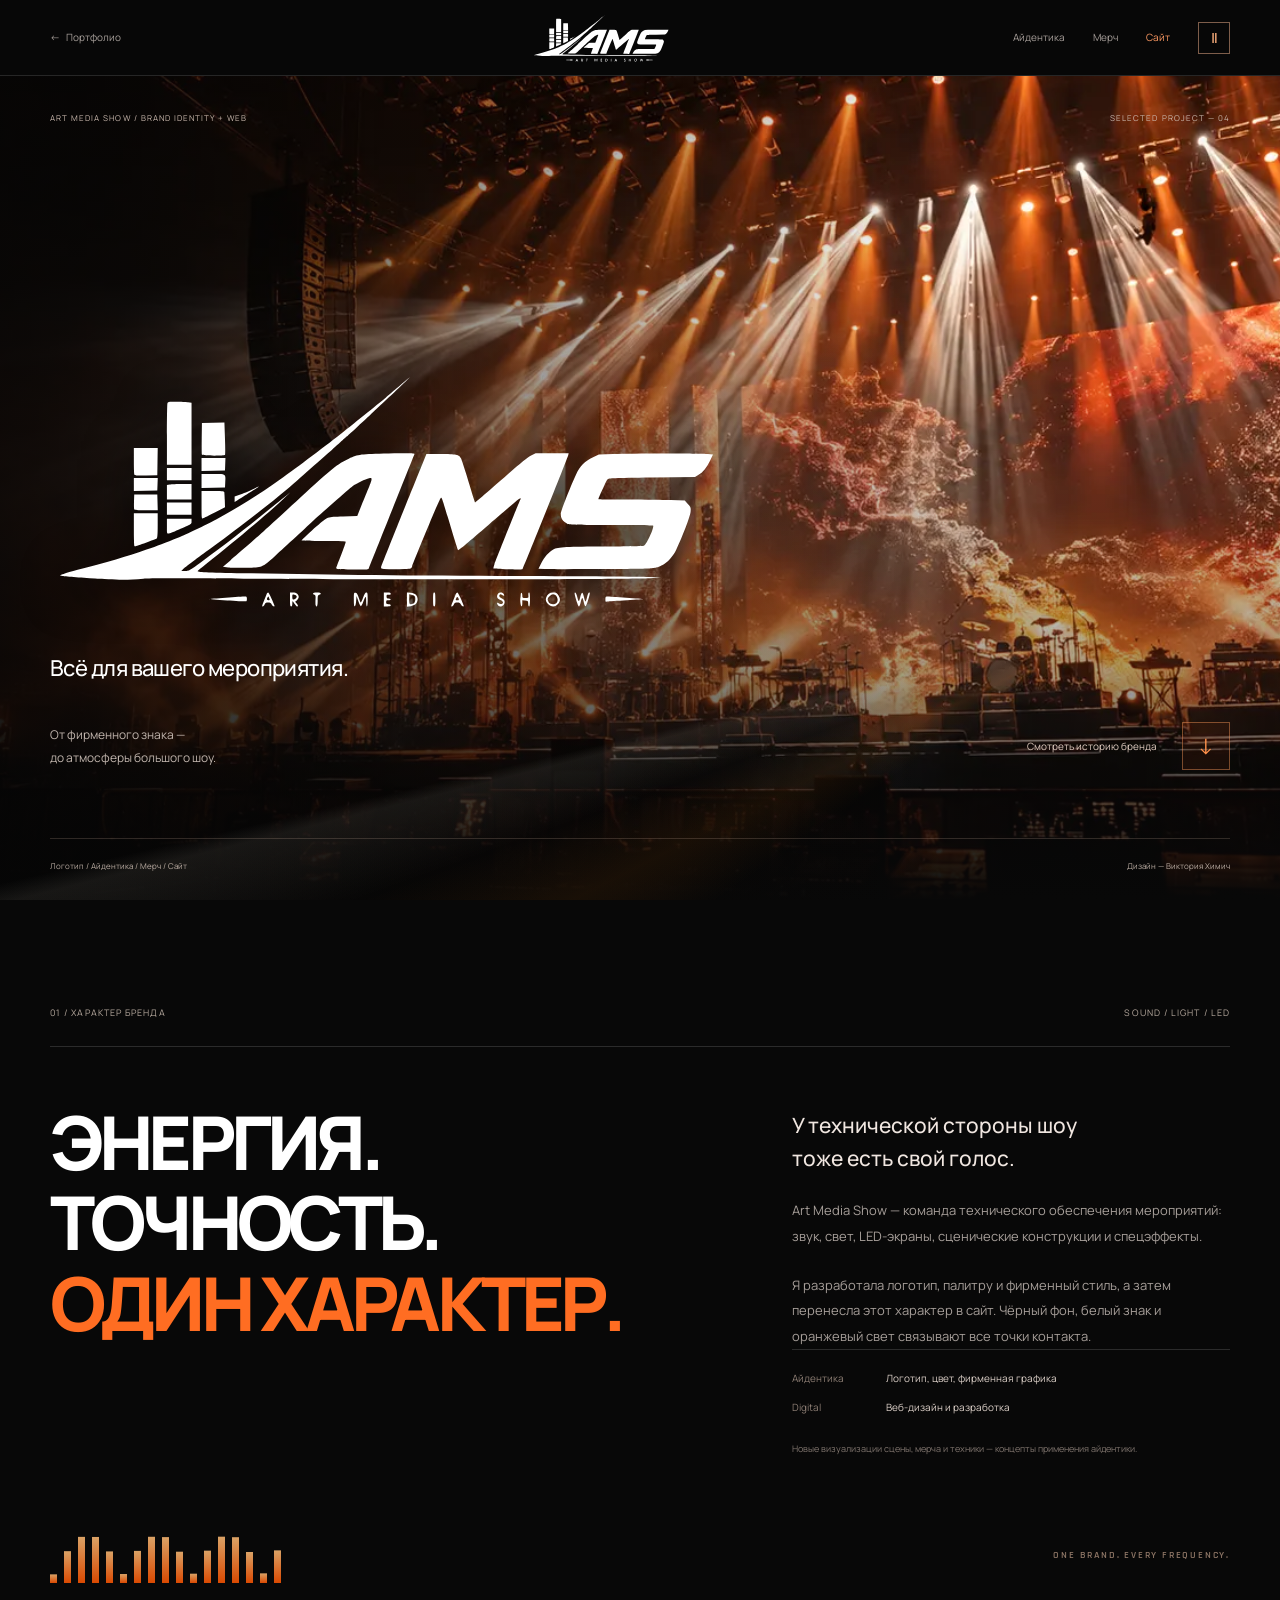
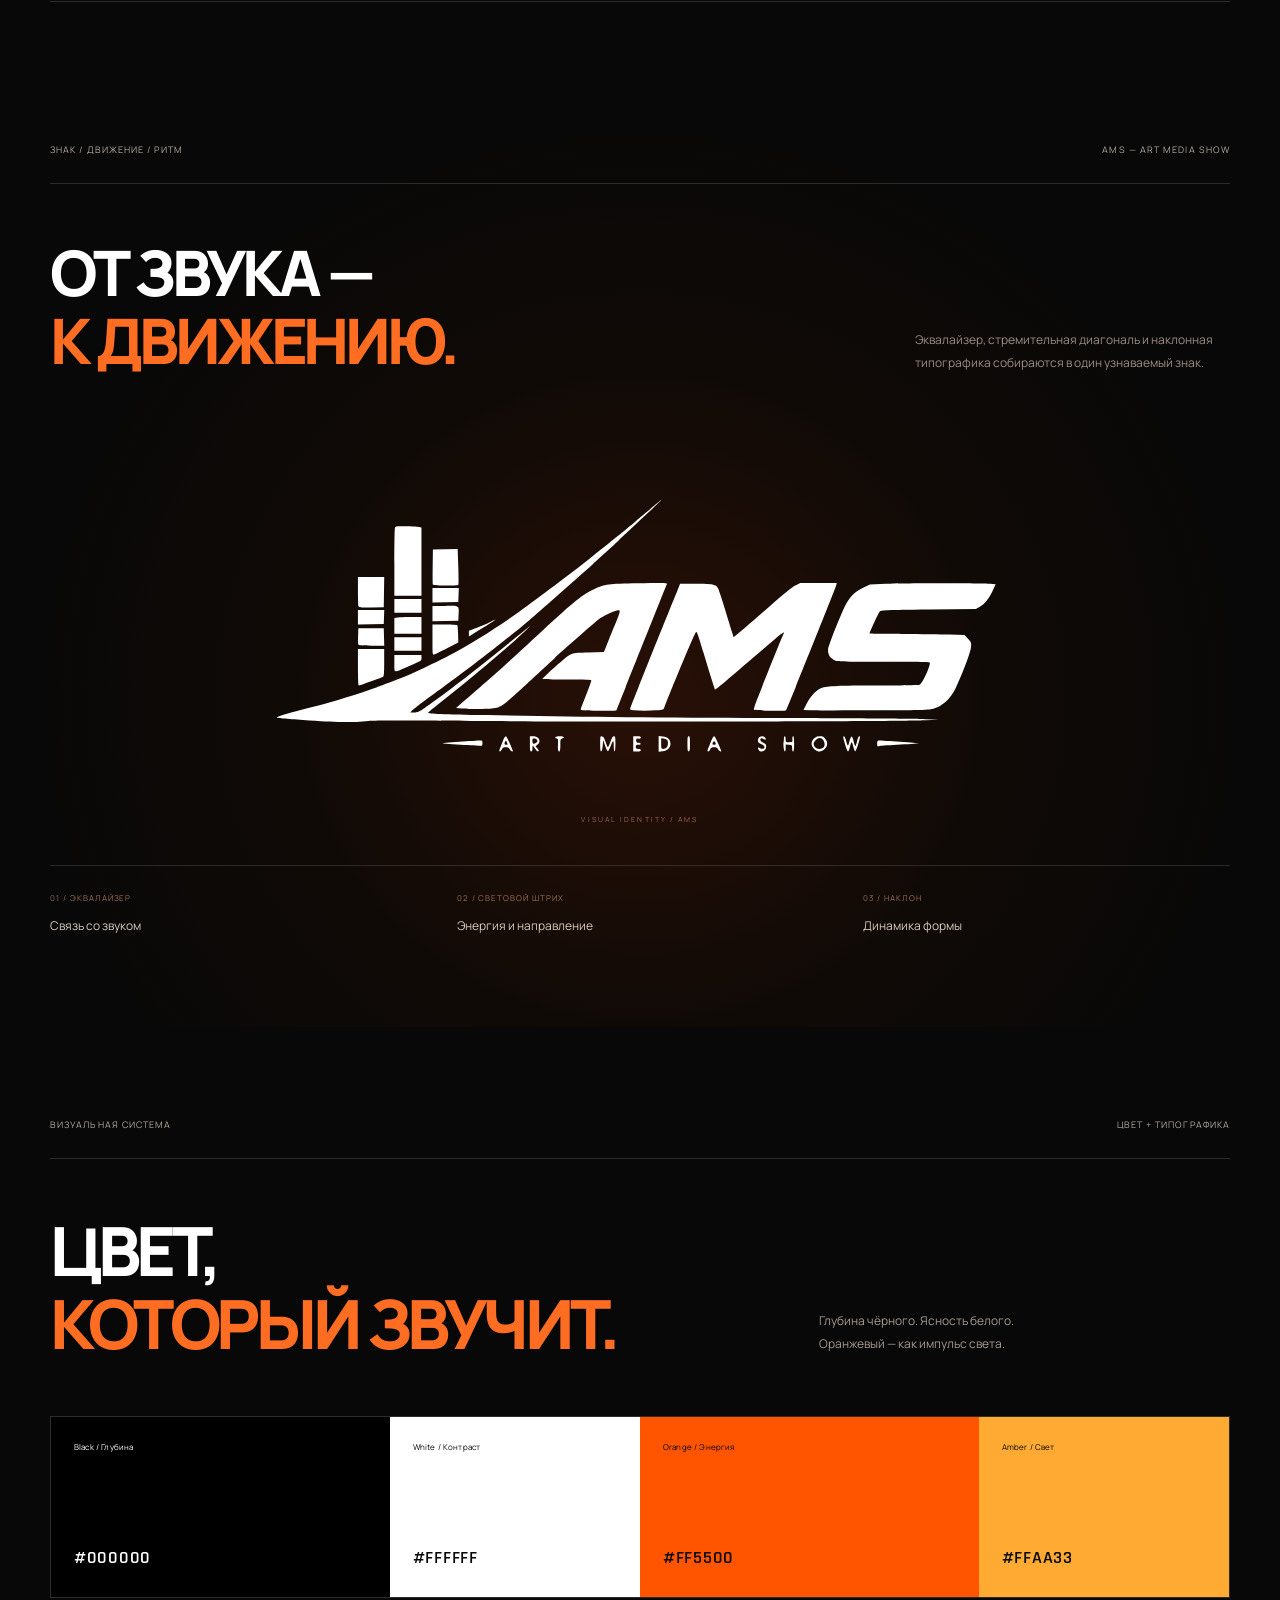
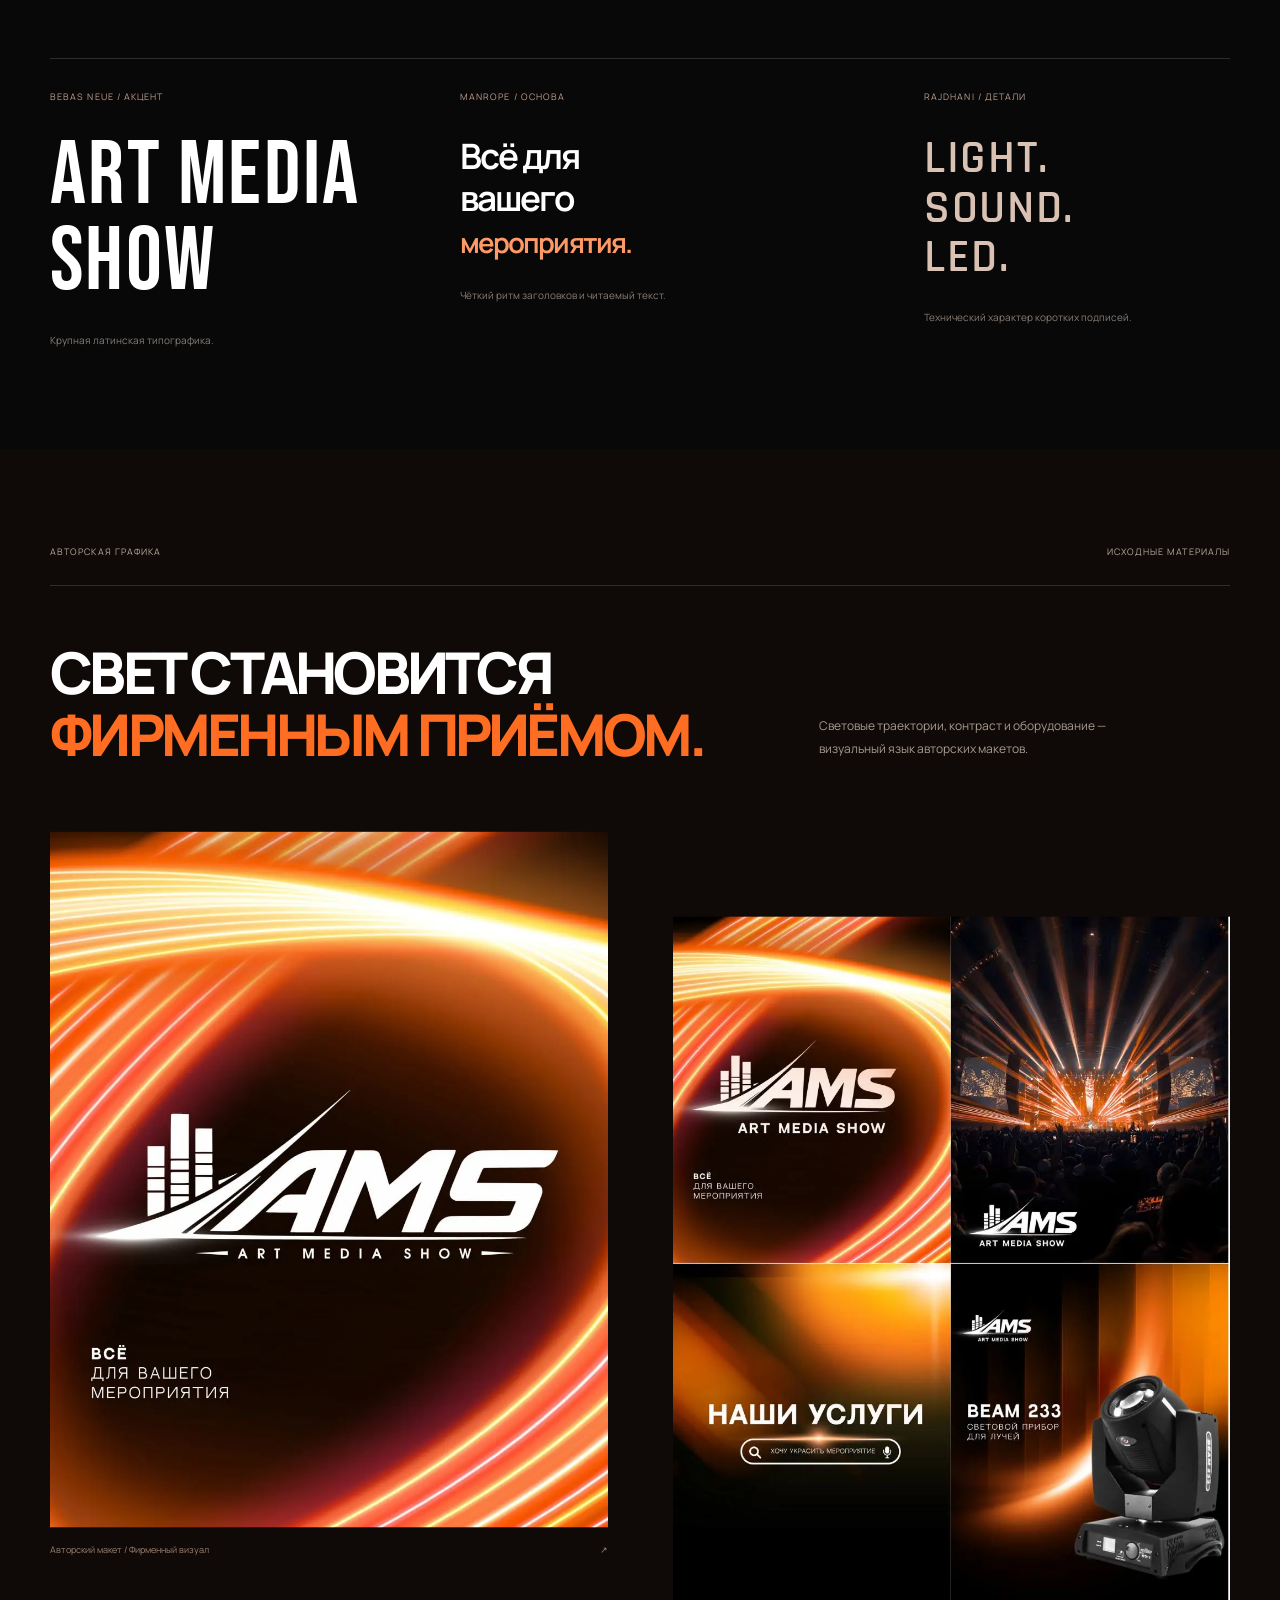
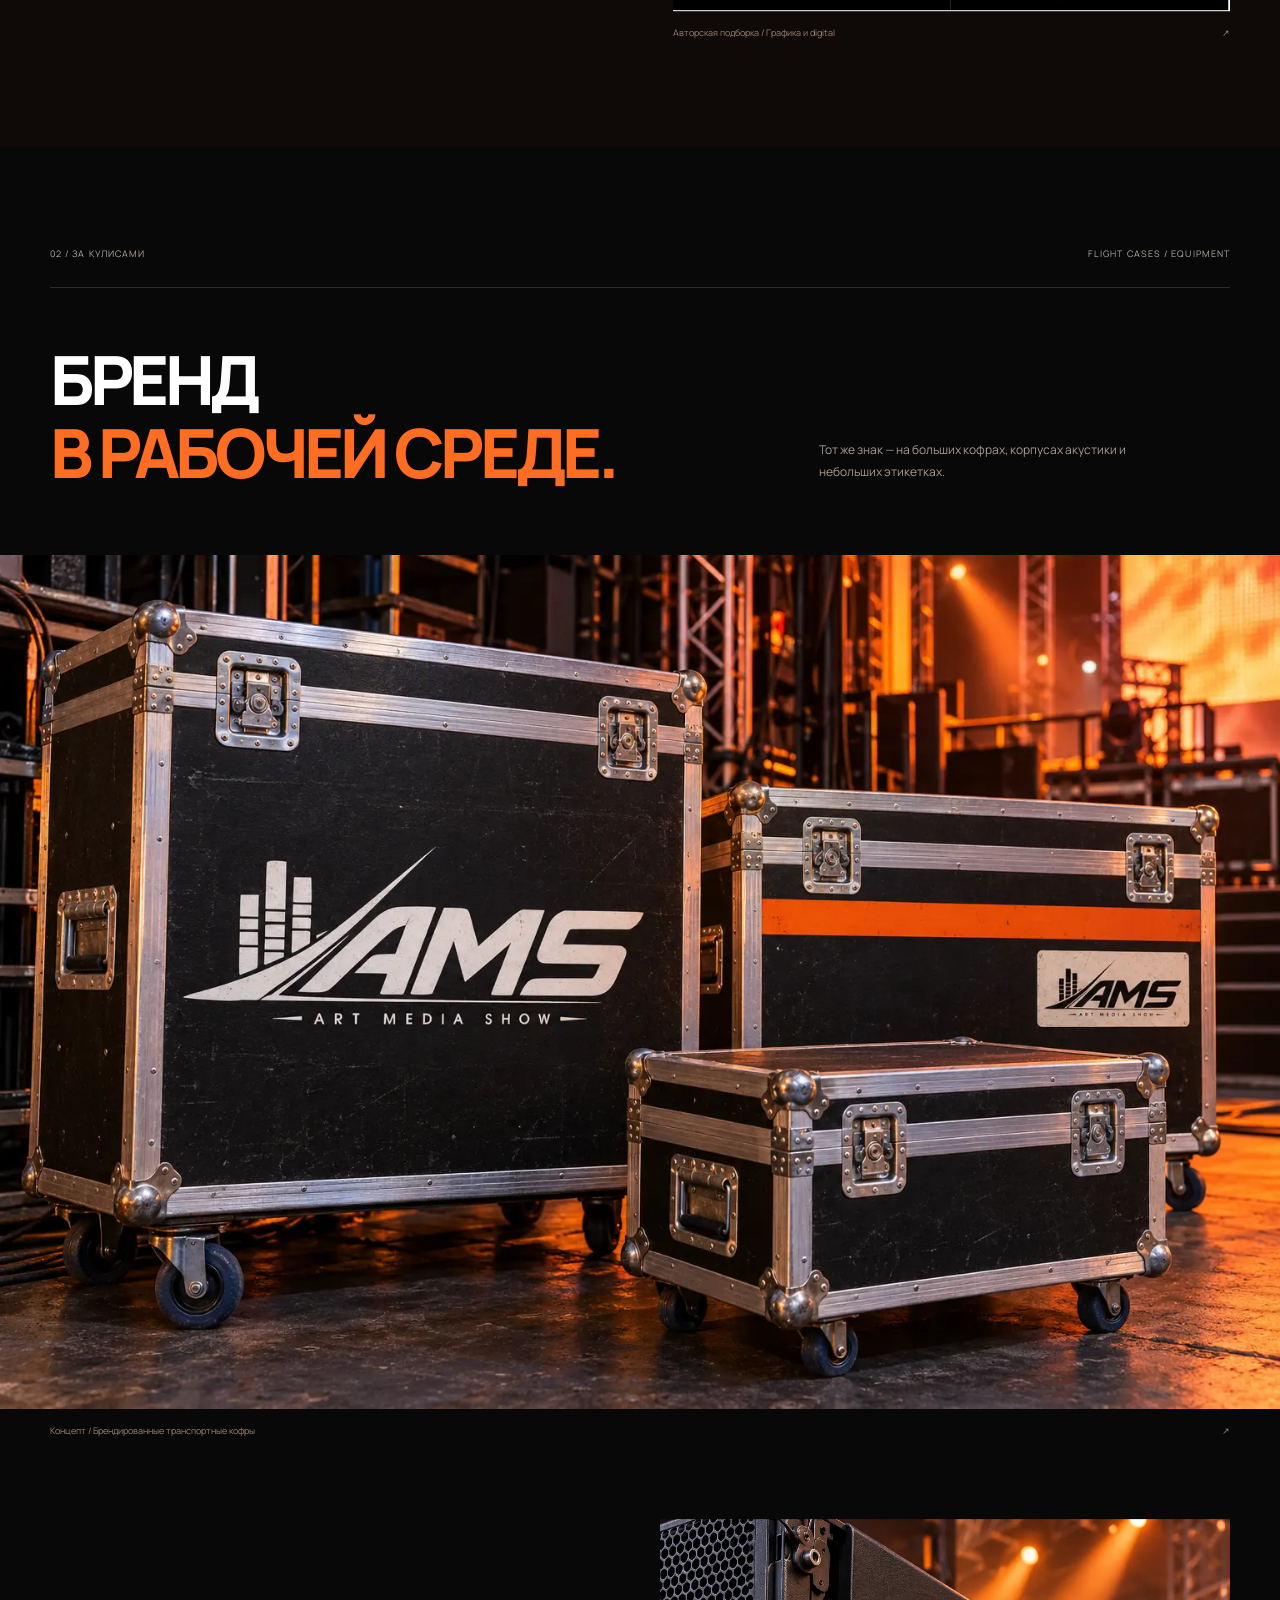
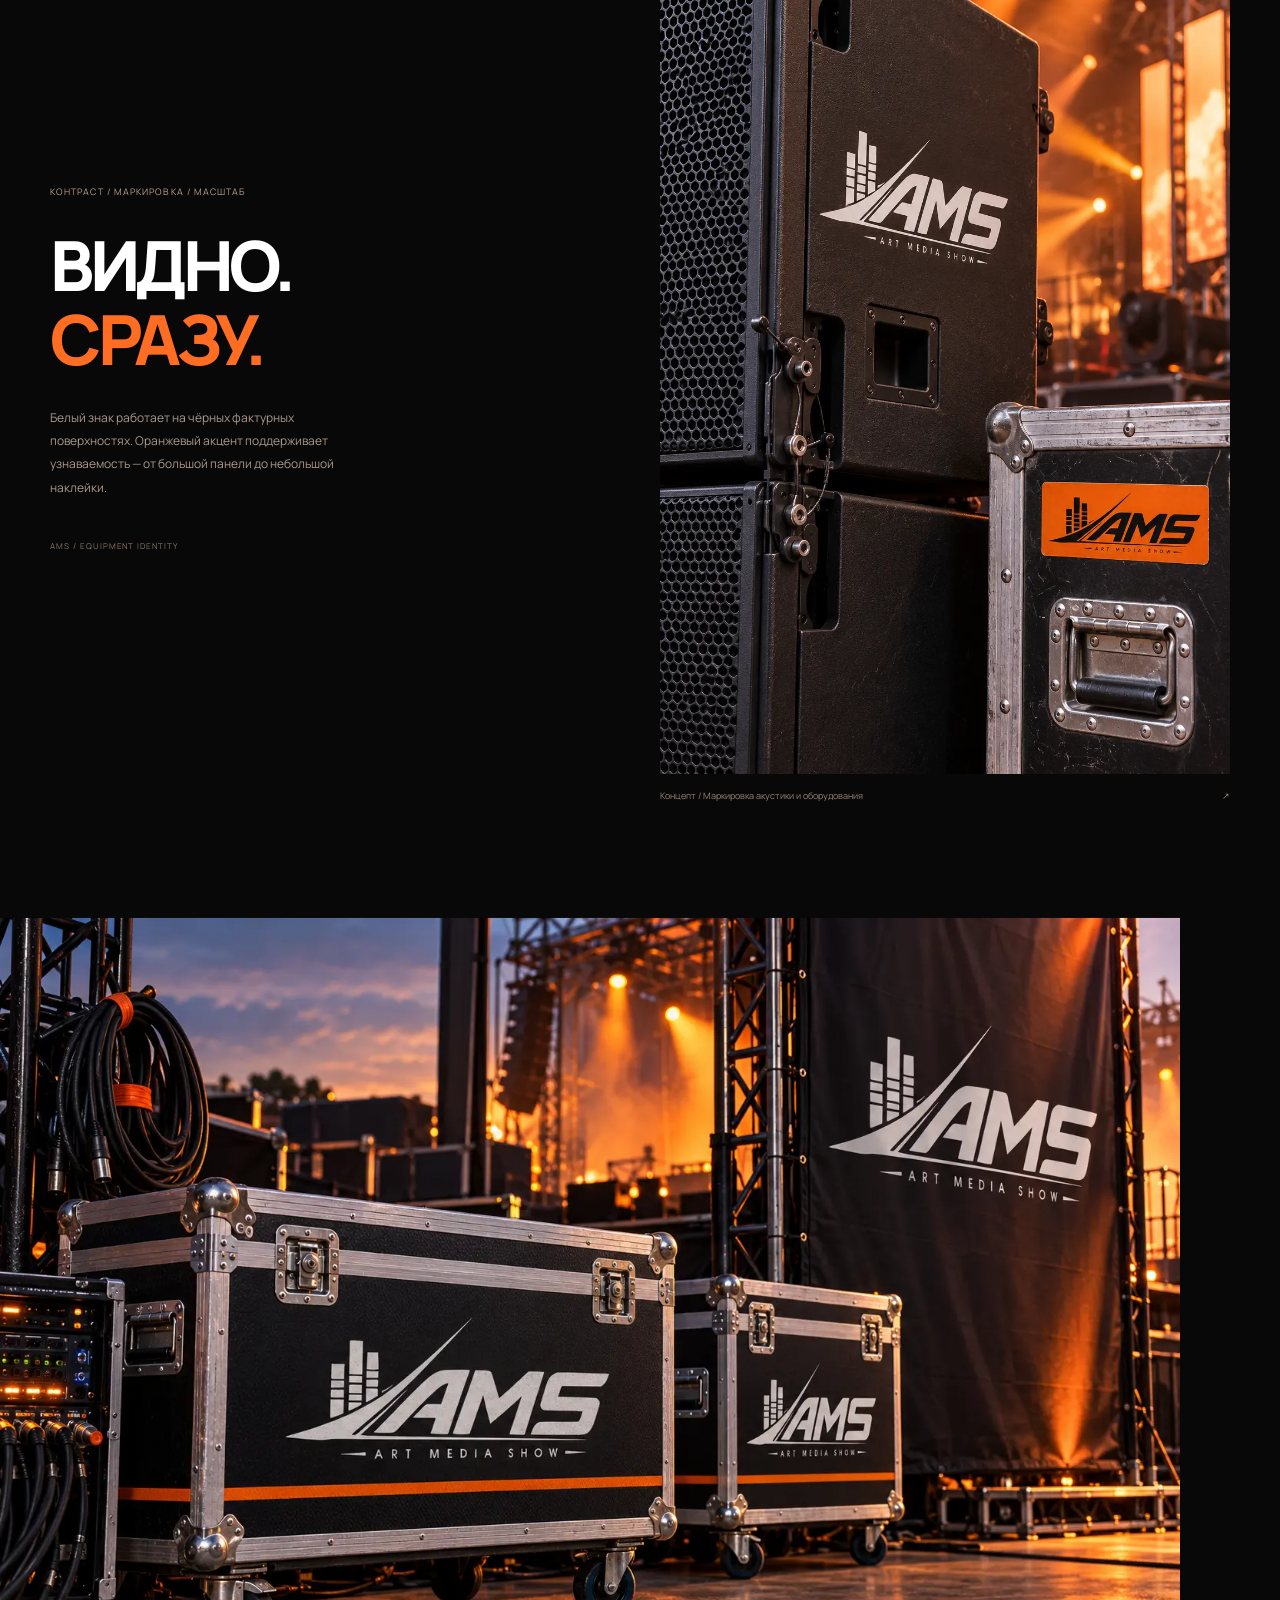
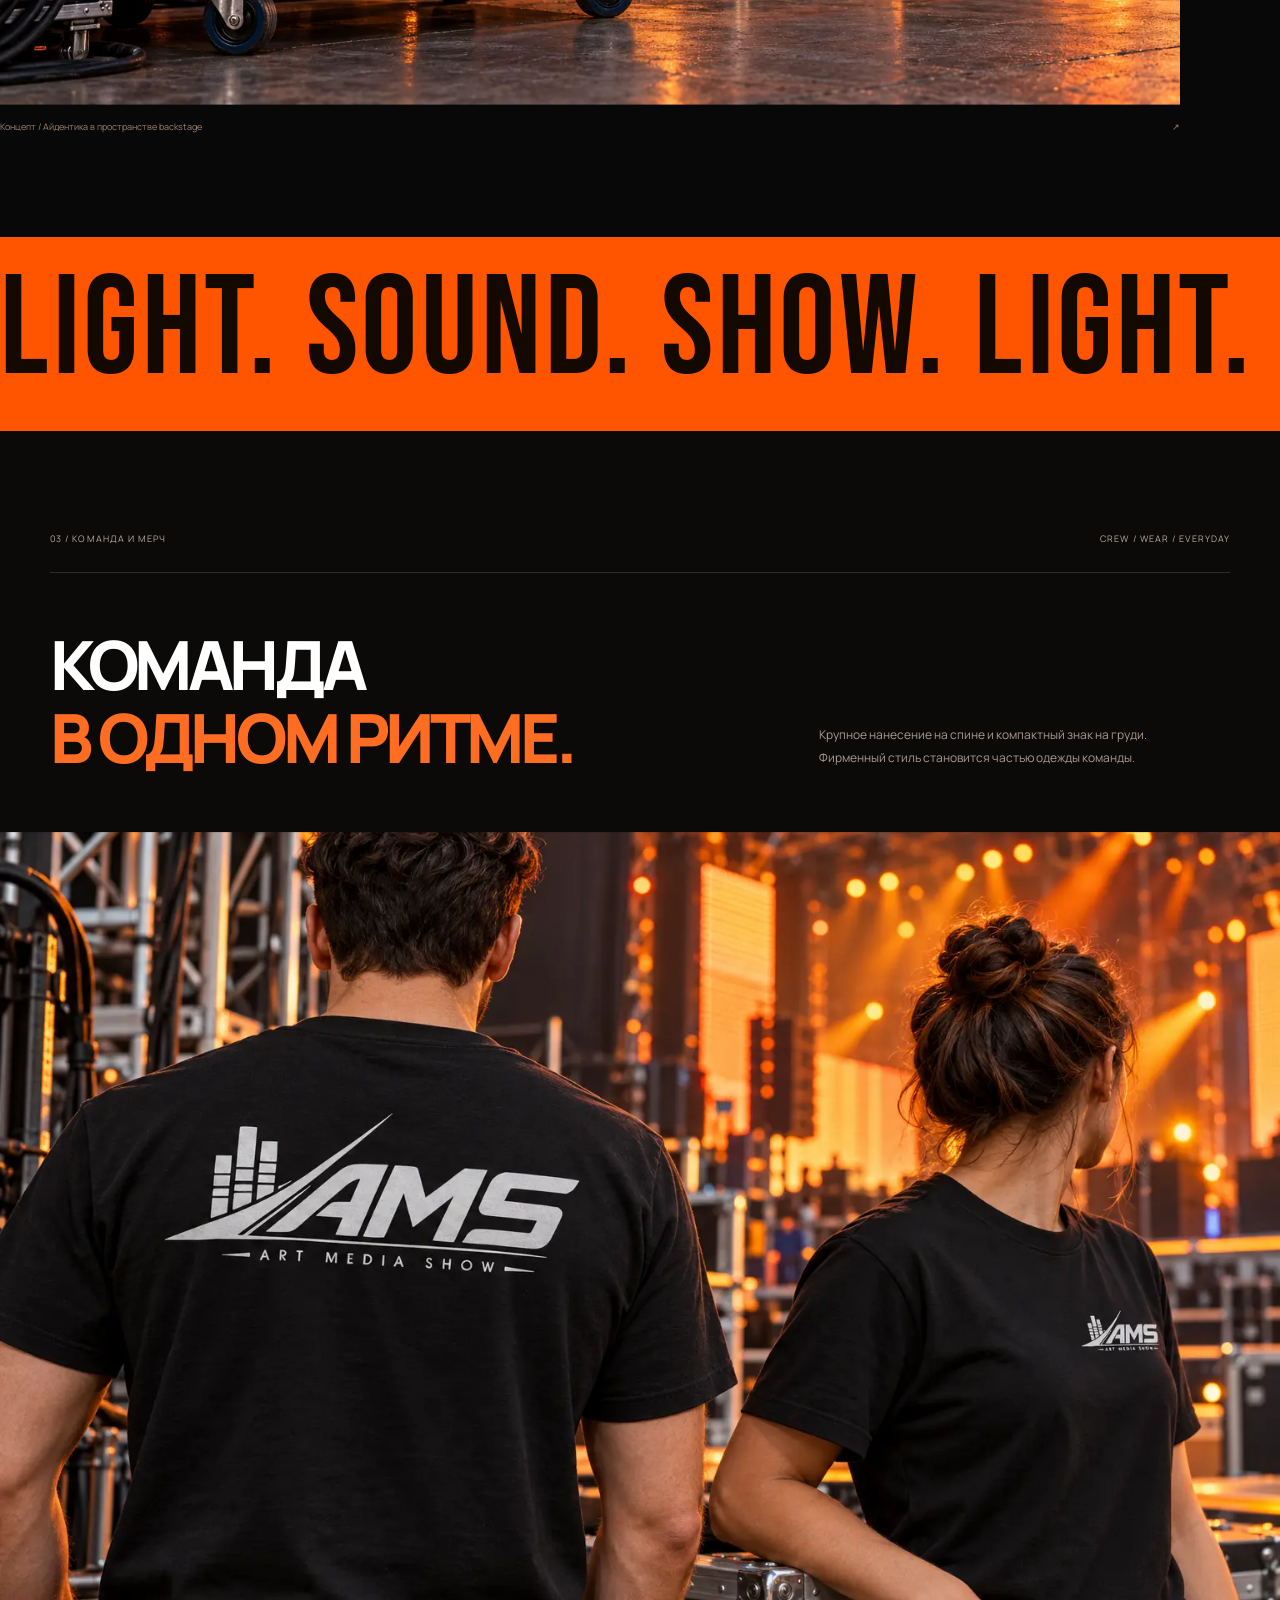
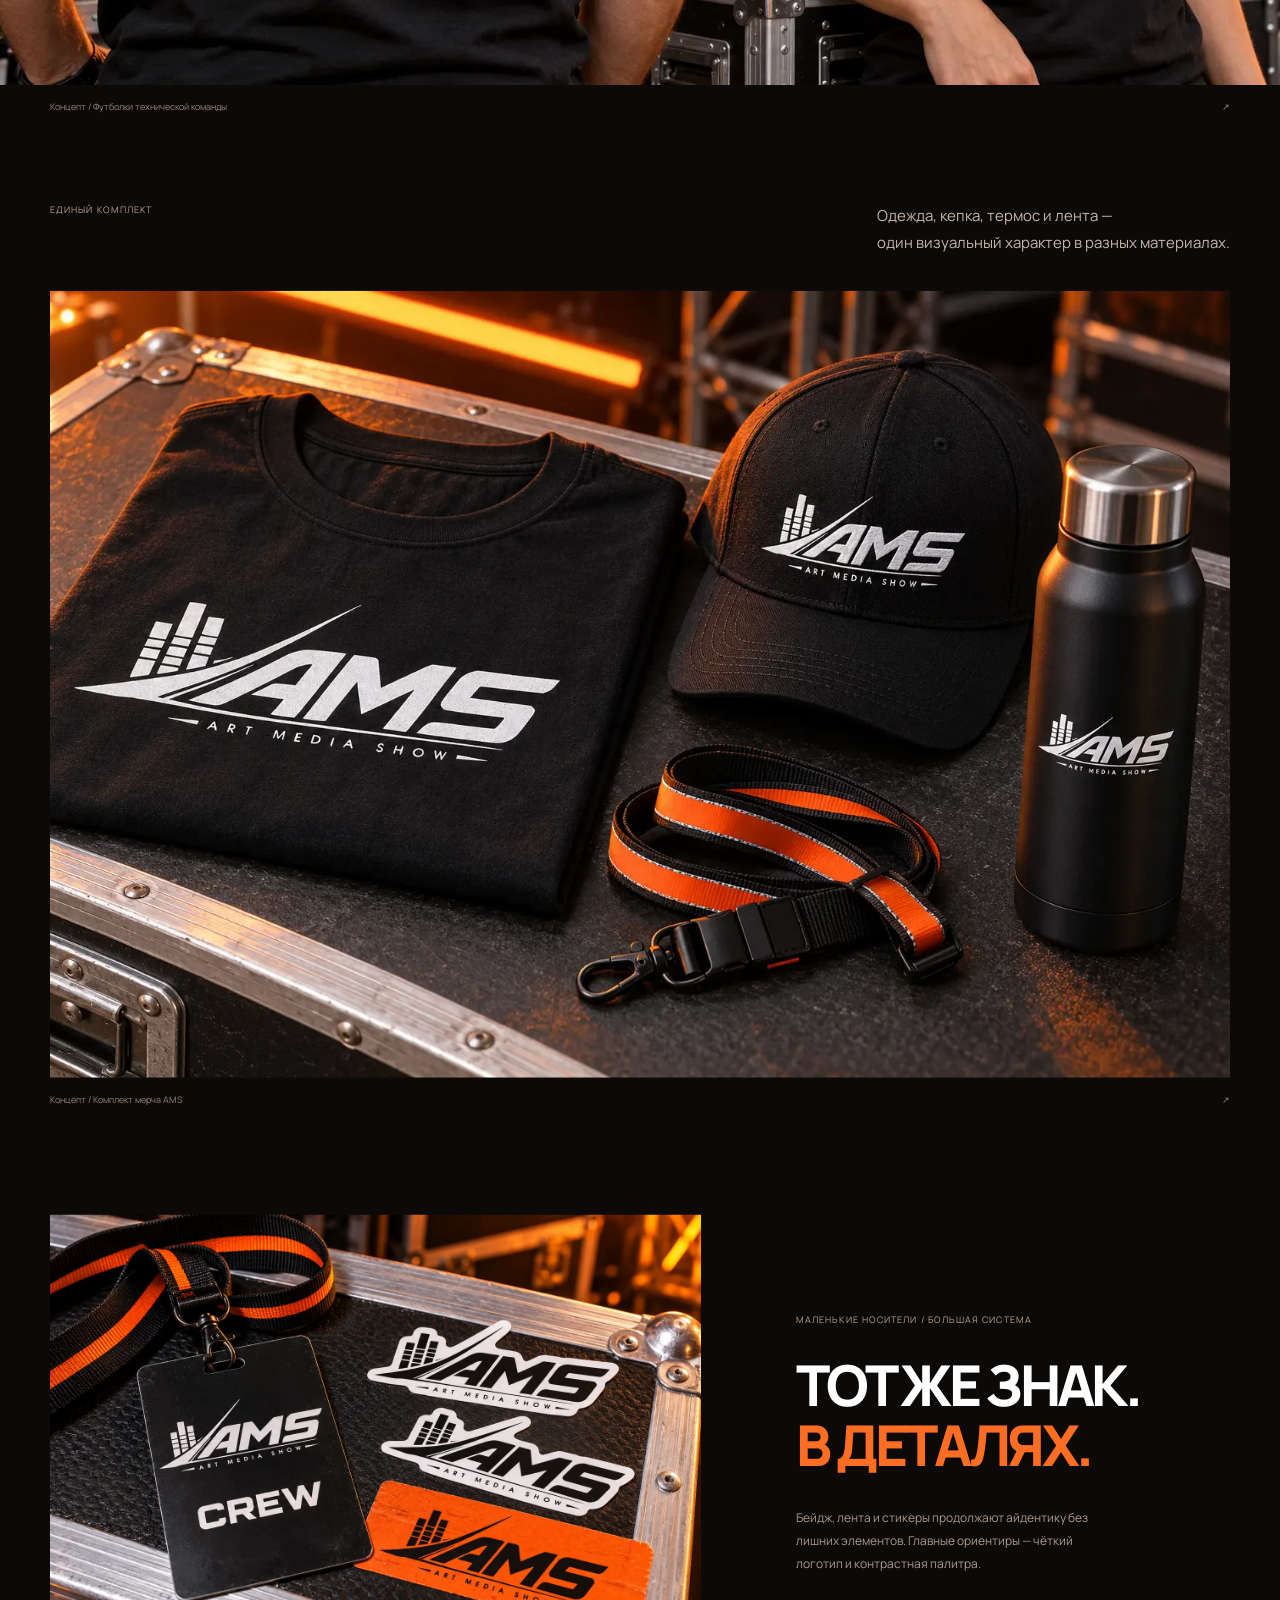
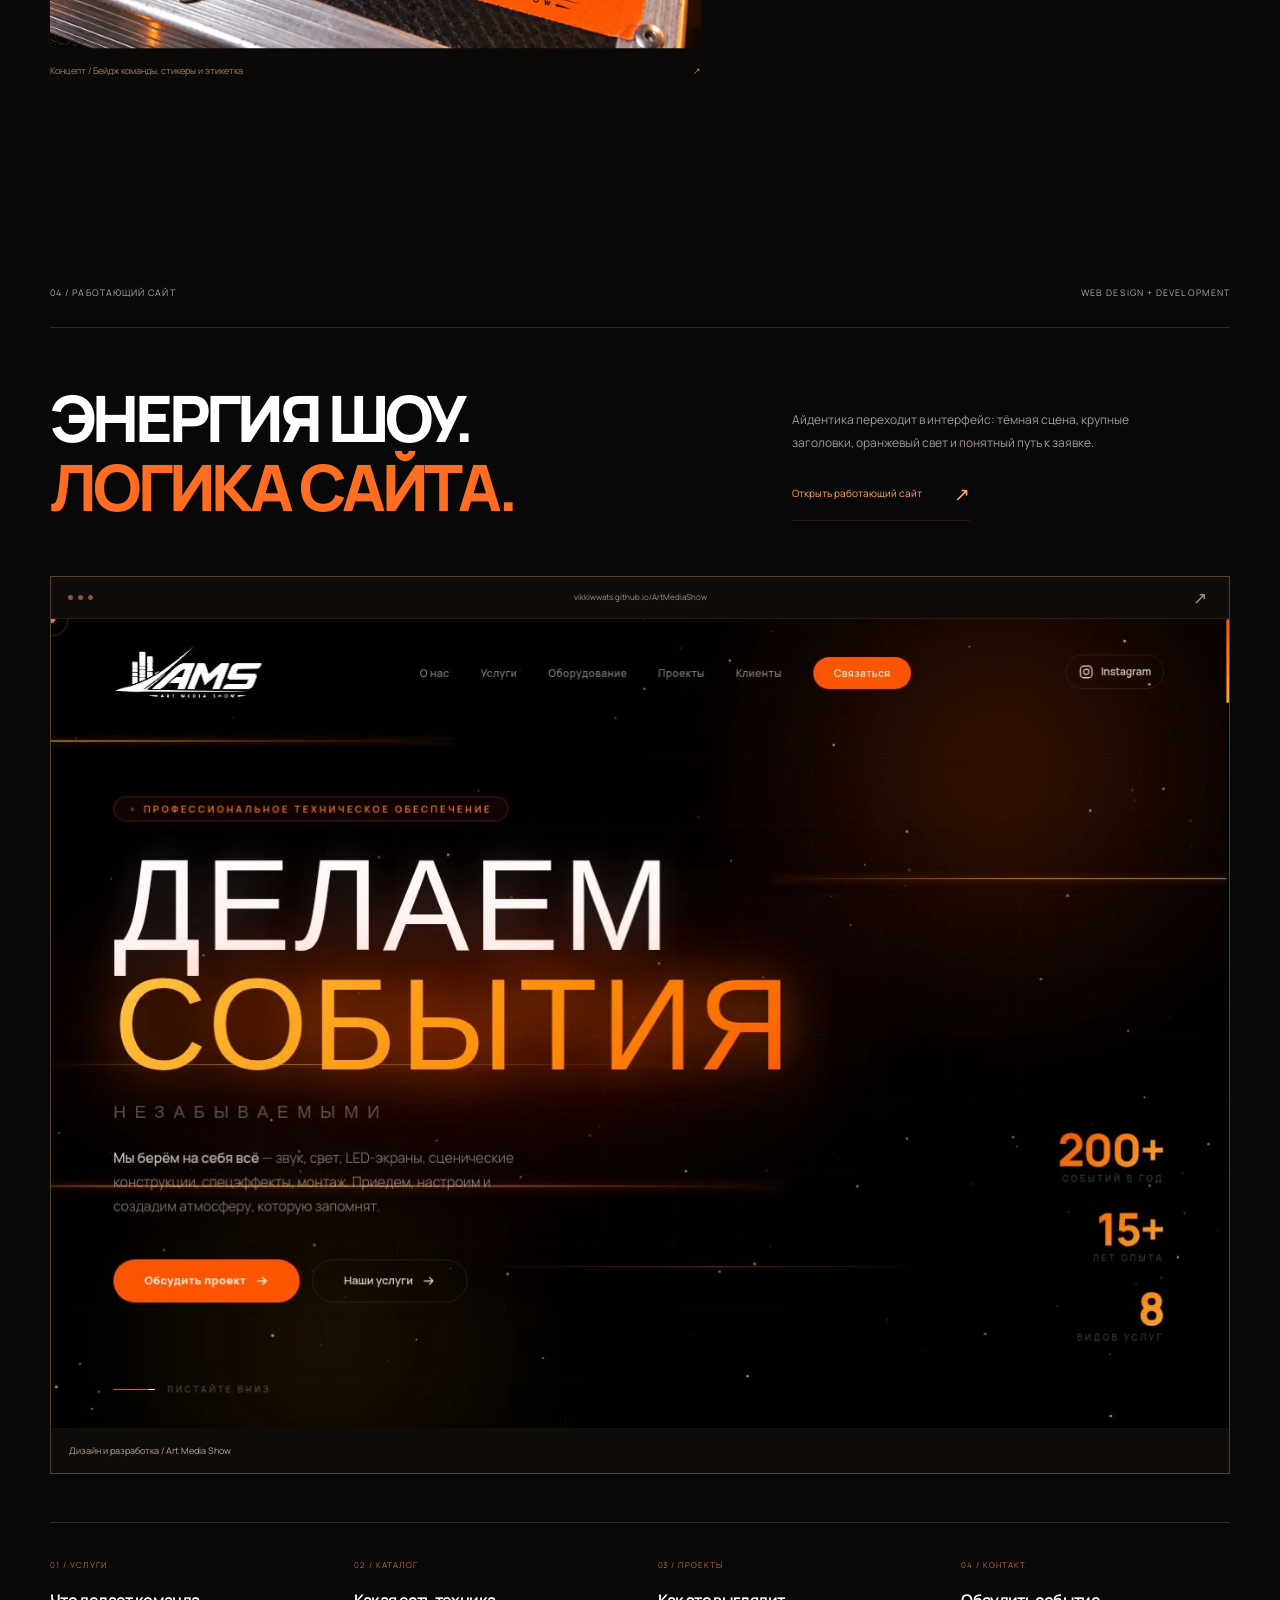
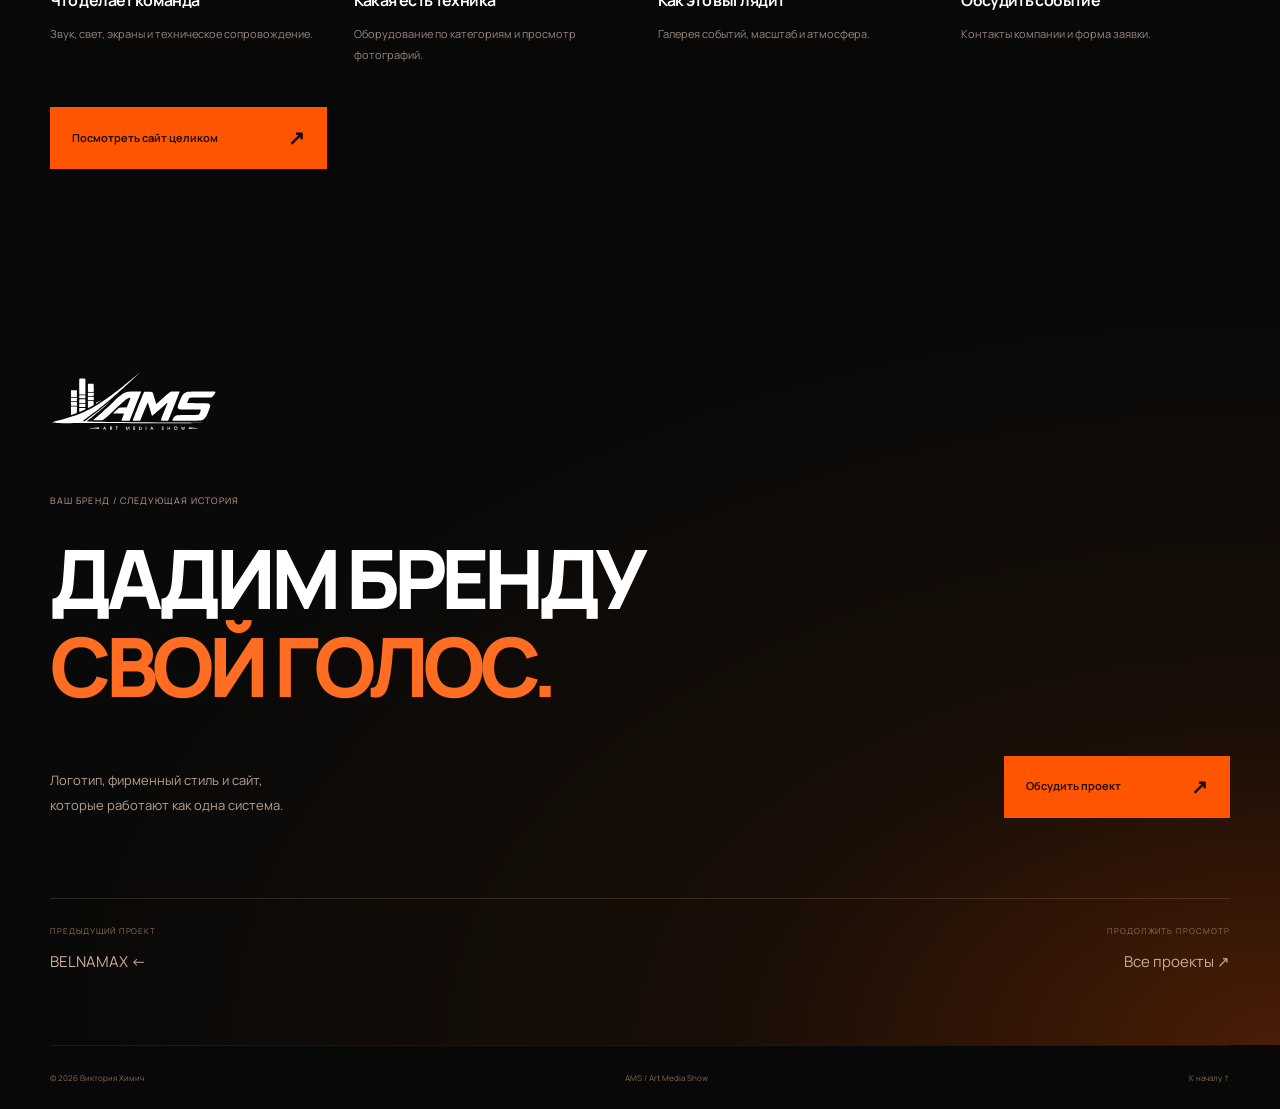
<file: art-media-show.html>
<!DOCTYPE html>
<html lang="ru" class="am-document"><head>
<meta charset="utf-8"><meta name="viewport" content="width=device-width,initial-scale=1">
<title>Art Media Show — айдентика, мерч и сайт | Виктория Химич</title>
<meta name="description" content="Art Media Show: авторский логотип, фирменный стиль, мерч команды, брендирование техники и сайт. Полный кейс дизайнера Виктории Химич.">
<meta name="theme-color" content="#080808"><link rel="canonical" href="https://vikkiwwats.github.io/vikportfolio/art-media-show.html">
<meta property="og:type" content="website"><meta property="og:locale" content="ru_RU"><meta property="og:title" content="Art Media Show — энергия, у которой есть знак"><meta property="og:description" content="Айдентика, мерч и сайт для команды технического обеспечения мероприятий. Дизайн Виктории Химич."><meta property="og:url" content="https://vikkiwwats.github.io/vikportfolio/art-media-show.html"><meta property="og:image" content="https://vikkiwwats.github.io/vikportfolio/assets/images/ams/flight-cases.webp"><meta name="twitter:card" content="summary_large_image">
<link rel="icon" href="assets/favicon.svg" type="image/svg+xml"><link rel="stylesheet" href="assets/ams-case.css?v=1"><link rel="preload" href="assets/fonts/ams/manrope.woff" as="font" type="font/woff" crossorigin><script src="assets/ams-case.js?v=1" defer></script>
</head><body class="am-page"><a href="#main" class="am-skip">Перейти к содержимому</a>
<header class="am-header"><div class="am-shell am-nav"><a class="am-back" href="index.html#work" aria-label="Назад в портфолио">← <span>Портфолио</span></a><a class="am-nav-logo" href="#main" aria-label="AMS — к началу"><img src="assets/images/ams/logo-white.svg" alt="AMS — Art Media Show" width="884" height="330" class=""></a><nav aria-label="Разделы кейса"><a href="#identity">Айдентика</a><a href="#merch">Мерч</a><a href="#website">Сайт</a><button class="am-motion" type="button" data-am-motion aria-pressed="false" aria-label="Приостановить анимацию"><span aria-hidden="true">Ⅱ</span></button></nav></div><span class="am-progress" aria-hidden="true"></span></header>
<main id="main">
<section class="am-hero" aria-labelledby="am-title"><img src="assets/images/ams/hero-stage.webp" alt="" width="1916" height="821" class="am-hero-photo" decoding="async" fetchpriority="high">
<div class="am-hero-shade" aria-hidden="true"></div><div class="am-hero-beam" aria-hidden="true"></div>
<div class="am-shell am-hero-top"><span>Art Media Show / Brand identity + Web</span><span>Selected project — 04</span></div>
<div class="am-shell am-hero-content"><h1 id="am-title" class="am-sr">Art Media Show — айдентика, мерч и сайт.</h1><img src="assets/images/ams/logo-white.svg" alt="AMS — Art Media Show" width="884" height="330" class="am-hero-logo"><p class="am-hero-tagline">Всё для вашего мероприятия.</p><div class="am-hero-bottom"><p>От фирменного знака —<br>до атмосферы большого шоу.</p><a class="am-scroll-link" href="#identity"><span>Смотреть историю бренда</span><span aria-hidden="true">↓</span></a></div></div>
<div class="am-shell am-hero-caption"><span>Логотип / Айдентика / Мерч / Сайт</span><span>Дизайн — Виктория Химич</span></div></section>

<section class="am-intro am-shell" id="identity" aria-labelledby="identity-title"><div class="am-section-top"><span>01 / Характер бренда</span><span>Sound / Light / LED</span></div><div class="am-intro-grid"><h2 id="identity-title" data-am-reveal>ЭНЕРГИЯ.<br>ТОЧНОСТЬ.<br><em>ОДИН ХАРАКТЕР.</em></h2><div class="am-copy" data-am-reveal><p class="am-lead">У технической стороны шоу<br>тоже есть свой голос.</p><p>Art Media Show — команда технического обеспечения мероприятий: звук, свет, LED-экраны, сценические конструкции и спецэффекты.</p><p>Я разработала логотип, палитру и фирменный стиль, а затем перенесла этот характер в сайт. Чёрный фон, белый знак и оранжевый свет связывают все точки контакта.</p><dl class="am-role"><div><dt>Айдентика</dt><dd>Логотип, цвет, фирменная графика</dd></div><div><dt>Digital</dt><dd>Веб-дизайн и разработка</dd></div></dl><p class="am-note">Новые визуализации сцены, мерча и техники — концепты применения айдентики.</p></div></div><div class="am-equalizer" aria-hidden="true"><i data-am-bar></i><i data-am-bar></i><i data-am-bar></i><i data-am-bar></i><i data-am-bar></i><i data-am-bar></i><i data-am-bar></i><i data-am-bar></i><i data-am-bar></i><i data-am-bar></i><i data-am-bar></i><i data-am-bar></i><i data-am-bar></i><i data-am-bar></i><i data-am-bar></i><i data-am-bar></i><i data-am-bar></i><span>ONE BRAND. EVERY FREQUENCY.</span></div></section>

<section class="am-logo-section" aria-labelledby="logo-title"><div class="am-shell"><div class="am-section-top"><span>Знак / Движение / Ритм</span><span>AMS — Art Media Show</span></div><div class="am-logo-heading"><h2 id="logo-title" data-am-reveal>ОТ ЗВУКА —<br><em>К ДВИЖЕНИЮ.</em></h2><p data-am-reveal>Эквалайзер, стремительная диагональ и наклонная типографика собираются в один узнаваемый знак.</p></div><div class="am-logo-stage"><svg class="am-light-trails" viewBox="0 0 1200 450" fill="none" aria-hidden="true"><defs><linearGradient id="am-beam-grad"><stop stop-color="#ff5500" stop-opacity="0"/><stop offset=".55" stop-color="#ff5500"/><stop offset=".85" stop-color="#ffaa33"/><stop offset="1" stop-color="#fff1da"/></linearGradient></defs><path d="M-100 400 Q270 420 530 120 T1300 45" pathLength="1"/><path d="M-100 420 Q310 400 555 138 T1300 65" pathLength="1"/><path d="M-100 440 Q330 420 580 155 T1300 85" pathLength="1"/></svg><img src="assets/images/ams/logo-white.svg" alt="AMS — Art Media Show" width="884" height="330" class="am-system-logo"><span class="am-logo-axis" aria-hidden="true">VISUAL IDENTITY / AMS</span></div><div class="am-logo-notes"><p><span>01 / Эквалайзер</span>Связь со звуком</p><p><span>02 / Световой штрих</span>Энергия и направление</p><p><span>03 / Наклон</span>Динамика формы</p></div></div></section>

<section class="am-system am-shell" aria-labelledby="system-title"><div class="am-section-top"><span>Визуальная система</span><span>Цвет + Типографика</span></div><div class="am-title-row"><h2 id="system-title" data-am-reveal>ЦВЕТ,<br><em>КОТОРЫЙ ЗВУЧИТ.</em></h2><p data-am-reveal>Глубина чёрного. Ясность белого.<br>Оранжевый — как импульс света.</p></div><div class="am-palette" aria-label="Палитра Art Media Show"><div style="--swatch:#000;--ink:#fff"><span>Black / Глубина</span><strong>#000000</strong></div><div style="--swatch:#fff;--ink:#080808"><span>White / Контраст</span><strong>#FFFFFF</strong></div><div style="--swatch:#ff5500;--ink:#080808"><span>Orange / Энергия</span><strong>#FF5500</strong></div><div style="--swatch:#ffaa33;--ink:#080808"><span>Amber / Свет</span><strong>#FFAA33</strong></div></div><div class="am-type-grid"><div><p class="am-eyebrow">Bebas Neue / Акцент</p><p class="am-bebas">ART MEDIA<br>SHOW</p><p class="am-type-note">Крупная латинская типографика.</p></div><div><p class="am-eyebrow">Manrope / Основа</p><p class="am-manrope">Всё для<br>вашего<br><span>мероприятия.</span></p><p class="am-type-note">Чёткий ритм заголовков и читаемый текст.</p></div><div><p class="am-eyebrow">Rajdhani / Детали</p><p class="am-rajdhani">LIGHT.<br>SOUND.<br>LED.</p><p class="am-type-note">Технический характер коротких подписей.</p></div></div></section>

<section class="am-graphics" aria-labelledby="graphics-title"><div class="am-shell"><div class="am-section-top"><span>Авторская графика</span><span>Исходные материалы</span></div><div class="am-title-row"><h2 id="graphics-title" data-am-reveal>СВЕТ СТАНОВИТСЯ<br><em>ФИРМЕННЫМ ПРИЁМОМ.</em></h2><p data-am-reveal>Световые траектории, контраст и оборудование — визуальный язык авторских макетов.</p></div><div class="am-author-grid"><figure class="am-photo am-author-poster" data-am-depth="16"><a href="assets/images/ams/author-poster.webp" class="am-zoom" data-am-gallery="originals" data-am-caption="Авторский макет / Фирменный визуал" aria-label="Рассмотреть: Авторский макет / Фирменный визуал"><img src="assets/images/ams/author-poster.webp" alt="Авторский макет / Фирменный визуал" width="1024" height="1280" class="" decoding="async" loading="lazy"><span class="am-zoom-hint" aria-hidden="true">Рассмотреть ↗</span></a><figcaption><span>Авторский макет / Фирменный визуал</span><span aria-hidden="true">↗</span></figcaption></figure><figure class="am-photo am-author-board" data-am-depth="-16"><a href="assets/images/ams/author-board.webp" class="am-zoom" data-am-gallery="originals" data-am-caption="Авторская подборка / Графика и digital" aria-label="Рассмотреть: Авторская подборка / Графика и digital"><img src="assets/images/ams/author-board.webp" alt="Авторская подборка / Графика и digital" width="1009" height="1259" class="" decoding="async" loading="lazy"><span class="am-zoom-hint" aria-hidden="true">Рассмотреть ↗</span></a><figcaption><span>Авторская подборка / Графика и digital</span><span aria-hidden="true">↗</span></figcaption></figure></div></div></section>

<section class="am-equipment" id="equipment" aria-labelledby="equipment-title"><div class="am-shell"><div class="am-section-top"><span>02 / За кулисами</span><span>Flight cases / Equipment</span></div><div class="am-title-row"><h2 id="equipment-title" data-am-reveal>БРЕНД<br><em>В РАБОЧЕЙ СРЕДЕ.</em></h2><p data-am-reveal>Тот же знак — на больших кофрах, корпусах акустики и небольших этикетках.</p></div></div><figure class="am-photo am-full" data-am-depth="22"><a href="assets/images/ams/flight-cases.webp" class="am-zoom" data-am-gallery="equipment" data-am-caption="Концепт / Брендированные транспортные кофры" aria-label="Рассмотреть: Концепт / Брендированные транспортные кофры"><img src="assets/images/ams/flight-cases.webp" alt="Концепт / Брендированные транспортные кофры" width="1536" height="1024" class="" decoding="async" loading="lazy"><span class="am-zoom-hint" aria-hidden="true">Рассмотреть ↗</span></a><figcaption><span>Концепт / Брендированные транспортные кофры</span><span aria-hidden="true">↗</span></figcaption></figure><div class="am-shell am-equipment-detail"><div class="am-detail-copy" data-am-reveal><p class="am-eyebrow">Контраст / Маркировка / Масштаб</p><h3>ВИДНО.<br><em>СРАЗУ.</em></h3><p>Белый знак работает на чёрных фактурных поверхностях. Оранжевый акцент поддерживает узнаваемость — от большой панели до небольшой наклейки.</p><span class="am-small-index">AMS / EQUIPMENT IDENTITY</span></div><figure class="am-photo am-equipment-portrait" data-am-depth="-16"><a href="assets/images/ams/equipment-label.webp" class="am-zoom" data-am-gallery="equipment" data-am-caption="Концепт / Маркировка акустики и оборудования" aria-label="Рассмотреть: Концепт / Маркировка акустики и оборудования"><img src="assets/images/ams/equipment-label.webp" alt="Концепт / Маркировка акустики и оборудования" width="1024" height="1536" class="" decoding="async" loading="lazy"><span class="am-zoom-hint" aria-hidden="true">Рассмотреть ↗</span></a><figcaption><span>Концепт / Маркировка акустики и оборудования</span><span aria-hidden="true">↗</span></figcaption></figure></div><figure class="am-photo am-backstage am-shell" data-am-depth="14"><a href="assets/images/ams/backstage-system.webp" class="am-zoom" data-am-gallery="equipment" data-am-caption="Концепт / Айдентика в пространстве backstage" aria-label="Рассмотреть: Концепт / Айдентика в пространстве backstage"><img src="assets/images/ams/backstage-system.webp" alt="Концепт / Айдентика в пространстве backstage" width="1536" height="1024" class="" decoding="async" loading="lazy"><span class="am-zoom-hint" aria-hidden="true">Рассмотреть ↗</span></a><figcaption><span>Концепт / Айдентика в пространстве backstage</span><span aria-hidden="true">↗</span></figcaption></figure></section>

<div class="am-type-band" aria-hidden="true"><span>LIGHT. SOUND. SHOW. LIGHT. SOUND. SHOW.</span></div>

<section class="am-merch" id="merch" aria-labelledby="merch-title"><div class="am-shell"><div class="am-section-top"><span>03 / Команда и мерч</span><span>Crew / Wear / Everyday</span></div><div class="am-title-row"><h2 id="merch-title" data-am-reveal>КОМАНДА<br><em>В ОДНОМ РИТМЕ.</em></h2><p data-am-reveal>Крупное нанесение на спине и компактный знак на груди. Фирменный стиль становится частью одежды команды.</p></div></div><figure class="am-photo am-full" data-am-depth="20"><a href="assets/images/ams/crew-shirts.webp" class="am-zoom" data-am-gallery="merch" data-am-caption="Концепт / Футболки технической команды" aria-label="Рассмотреть: Концепт / Футболки технической команды"><img src="assets/images/ams/crew-shirts.webp" alt="Концепт / Футболки технической команды" width="1536" height="1024" class="" decoding="async" loading="lazy"><span class="am-zoom-hint" aria-hidden="true">Рассмотреть ↗</span></a><figcaption><span>Концепт / Футболки технической команды</span><span aria-hidden="true">↗</span></figcaption></figure><div class="am-shell am-merch-kit"><div class="am-merch-kit-intro"><p class="am-eyebrow">Единый комплект</p><p>Одежда, кепка, термос и лента —<br>один визуальный характер в разных материалах.</p></div><figure class="am-photo " data-am-depth="-12"><a href="assets/images/ams/merch-kit.webp" class="am-zoom" data-am-gallery="merch" data-am-caption="Концепт / Комплект мерча AMS" aria-label="Рассмотреть: Концепт / Комплект мерча AMS"><img src="assets/images/ams/merch-kit.webp" alt="Концепт / Комплект мерча AMS" width="1536" height="1024" class="" decoding="async" loading="lazy"><span class="am-zoom-hint" aria-hidden="true">Рассмотреть ↗</span></a><figcaption><span>Концепт / Комплект мерча AMS</span><span aria-hidden="true">↗</span></figcaption></figure></div><div class="am-shell am-passes-row"><figure class="am-photo " data-am-depth="16"><a href="assets/images/ams/passes-stickers.webp" class="am-zoom" data-am-gallery="merch" data-am-caption="Концепт / Бейдж команды, стикеры и этикетка" aria-label="Рассмотреть: Концепт / Бейдж команды, стикеры и этикетка"><img src="assets/images/ams/passes-stickers.webp" alt="Концепт / Бейдж команды, стикеры и этикетка" width="1536" height="1024" class="" decoding="async" loading="lazy"><span class="am-zoom-hint" aria-hidden="true">Рассмотреть ↗</span></a><figcaption><span>Концепт / Бейдж команды, стикеры и этикетка</span><span aria-hidden="true">↗</span></figcaption></figure><div class="am-detail-copy" data-am-reveal><p class="am-eyebrow">Маленькие носители / Большая система</p><h3>ТОТ ЖЕ ЗНАК.<br><em>В ДЕТАЛЯХ.</em></h3><p>Бейдж, лента и стикеры продолжают айдентику без лишних элементов. Главные ориентиры — чёткий логотип и контрастная палитра.</p></div></div></section>

<section class="am-web" id="website" aria-labelledby="web-title"><div class="am-shell"><div class="am-section-top"><span>04 / Работающий сайт</span><span>Web design + Development</span></div><div class="am-title-row"><h2 id="web-title" data-am-reveal>ЭНЕРГИЯ ШОУ.<br><em>ЛОГИКА САЙТА.</em></h2><div data-am-reveal><p>Айдентика переходит в интерфейс: тёмная сцена, крупные заголовки, оранжевый свет и понятный путь к заявке.</p><a class="am-text-link" href="https://vikkiwwats.github.io/ArtMediaShow/" target="_blank" rel="noopener noreferrer">Открыть работающий сайт <span aria-hidden="true">↗</span></a></div></div><figure class="am-website-figure"><div class="am-browser-line"><span aria-hidden="true"><i></i><i></i><i></i></span><span>vikkiwwats.github.io/ArtMediaShow</span><a href="https://vikkiwwats.github.io/ArtMediaShow/" target="_blank" rel="noopener noreferrer" aria-label="Открыть сайт Art Media Show в новой вкладке">↗</a></div><a href="assets/images/ams-cover.webp" class="am-zoom" data-am-gallery="website" data-am-caption="Работающий сайт / Первый экран Art Media Show" aria-label="Рассмотреть: Первый экран сайта Art Media Show"><img src="assets/images/ams-cover.webp" alt="Первый экран разработанного сайта Art Media Show: чёрный фон, крупная типографика и оранжевый свет" width="1360" height="934" loading="lazy" decoding="async"><span class="am-zoom-hint" aria-hidden="true">Рассмотреть ↗</span></a><figcaption>Дизайн и разработка / Art Media Show</figcaption></figure><div class="am-web-flow"><div><span>01 / Услуги</span><h3>Что делает команда</h3><p>Звук, свет, экраны и техническое сопровождение.</p></div><div><span>02 / Каталог</span><h3>Какая есть техника</h3><p>Оборудование по категориям и просмотр фотографий.</p></div><div><span>03 / Проекты</span><h3>Как это выглядит</h3><p>Галерея событий, масштаб и атмосфера.</p></div><div><span>04 / Контакт</span><h3>Обсудить событие</h3><p>Контакты компании и форма заявки.</p></div></div><a class="am-button" href="https://vikkiwwats.github.io/ArtMediaShow/" target="_blank" rel="noopener noreferrer">Посмотреть сайт целиком <span aria-hidden="true">↗</span></a></div></section>

<section class="am-closing"><div class="am-shell"><img src="assets/images/ams/logo-white.svg" alt="AMS — Art Media Show" width="884" height="330" class="am-closing-logo"><p class="am-eyebrow">Ваш бренд / Следующая история</p><h2 data-am-reveal>ДАДИМ БРЕНДУ<br><em>СВОЙ ГОЛОС.</em></h2><div class="am-closing-bottom"><p>Логотип, фирменный стиль и сайт,<br>которые работают как одна система.</p><a href="index.html#contact" class="am-button">Обсудить проект <span aria-hidden="true">↗</span></a></div><div class="am-next"><a href="belnamax.html"><span>Предыдущий проект</span>BELNAMAX ←</a><a href="index.html#work"><span>Продолжить просмотр</span>Все проекты ↗</a></div></div></section>
</main><footer class="am-shell am-footer"><span>© 2026 Виктория Химич</span><span>AMS / Art Media Show</span><a href="#main">К началу ↑</a></footer>
<dialog class="am-lightbox" data-am-lightbox aria-label="Просмотр работы" aria-describedby="am-lightbox-caption"><button type="button" class="am-close" data-am-close aria-label="Закрыть просмотр" autofocus>×</button><span class="am-count" data-am-count aria-live="polite"></span><button type="button" class="am-prev" data-am-prev aria-label="Предыдущая работа">←</button><figure><img alt=""><figcaption id="am-lightbox-caption" data-am-lightbox-caption></figcaption></figure><button type="button" class="am-next-button" data-am-next aria-label="Следующая работа">→</button></dialog>
</body></html>
</file>
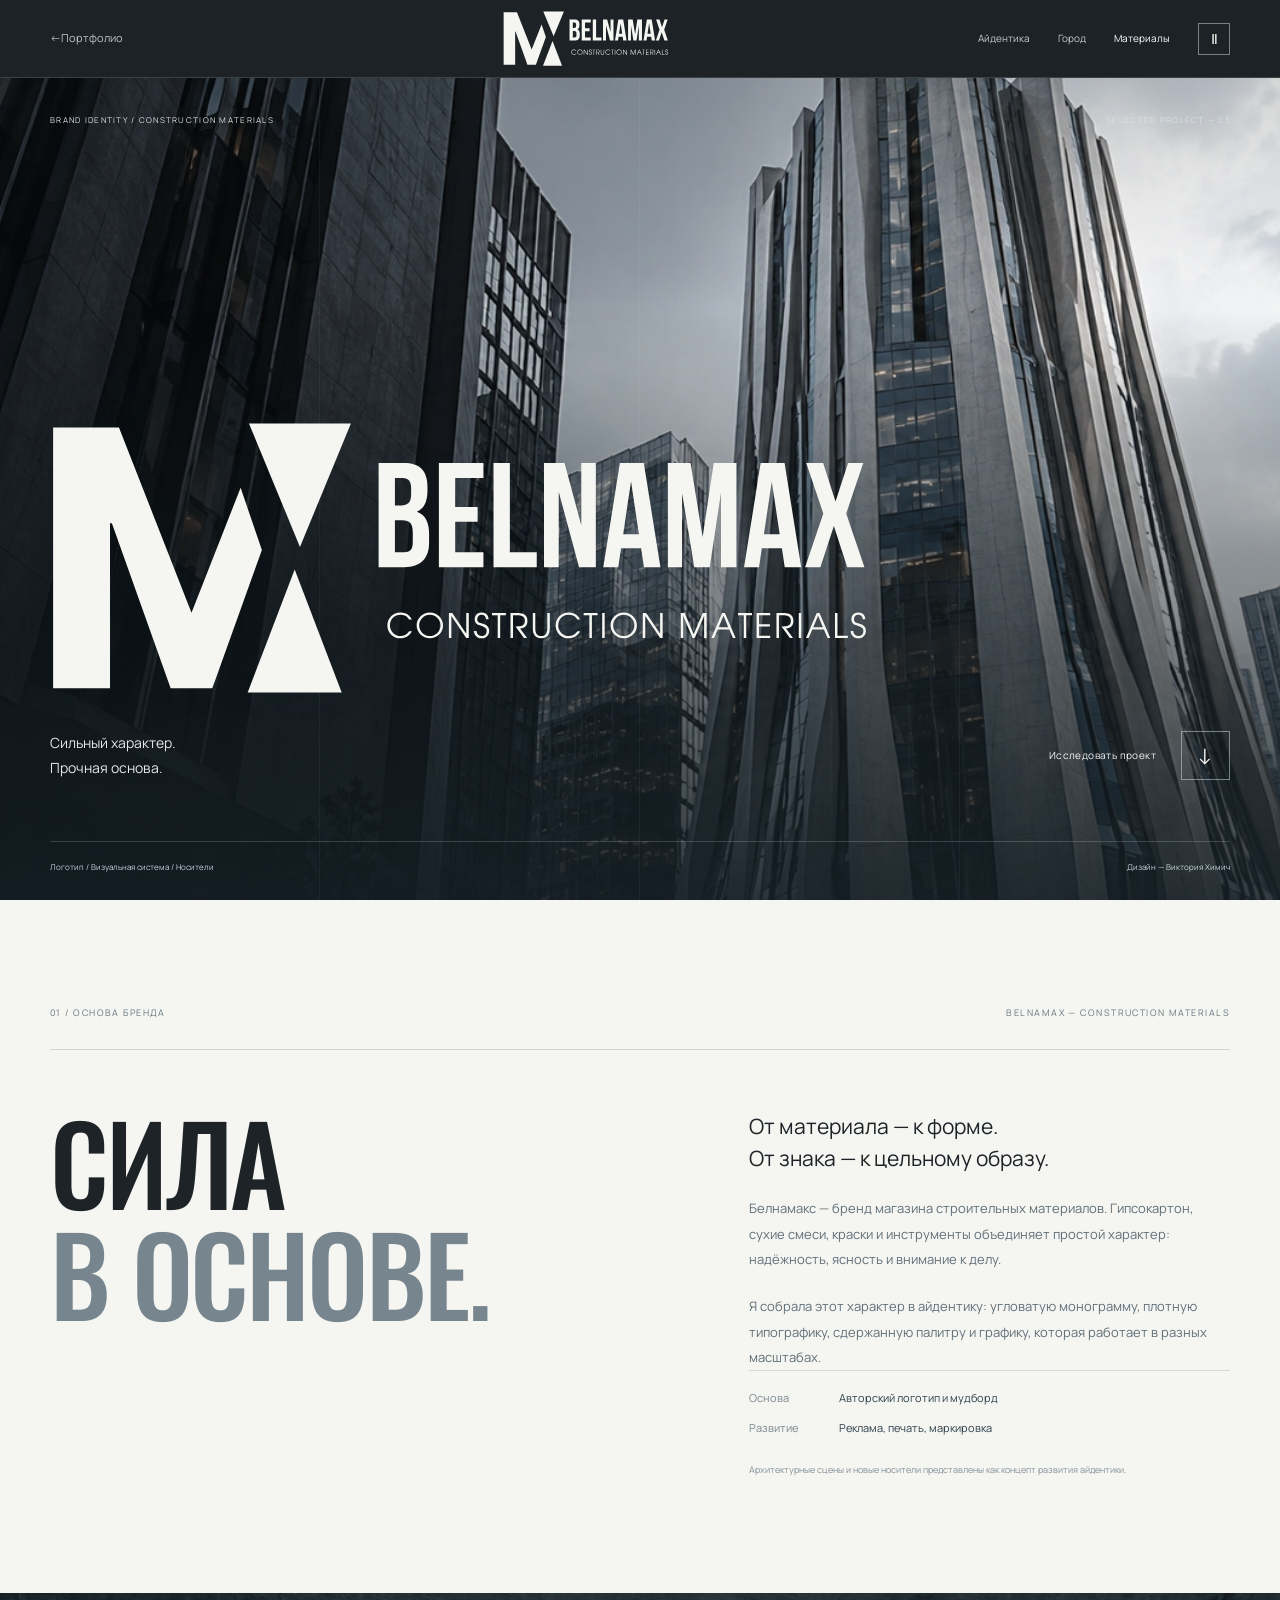
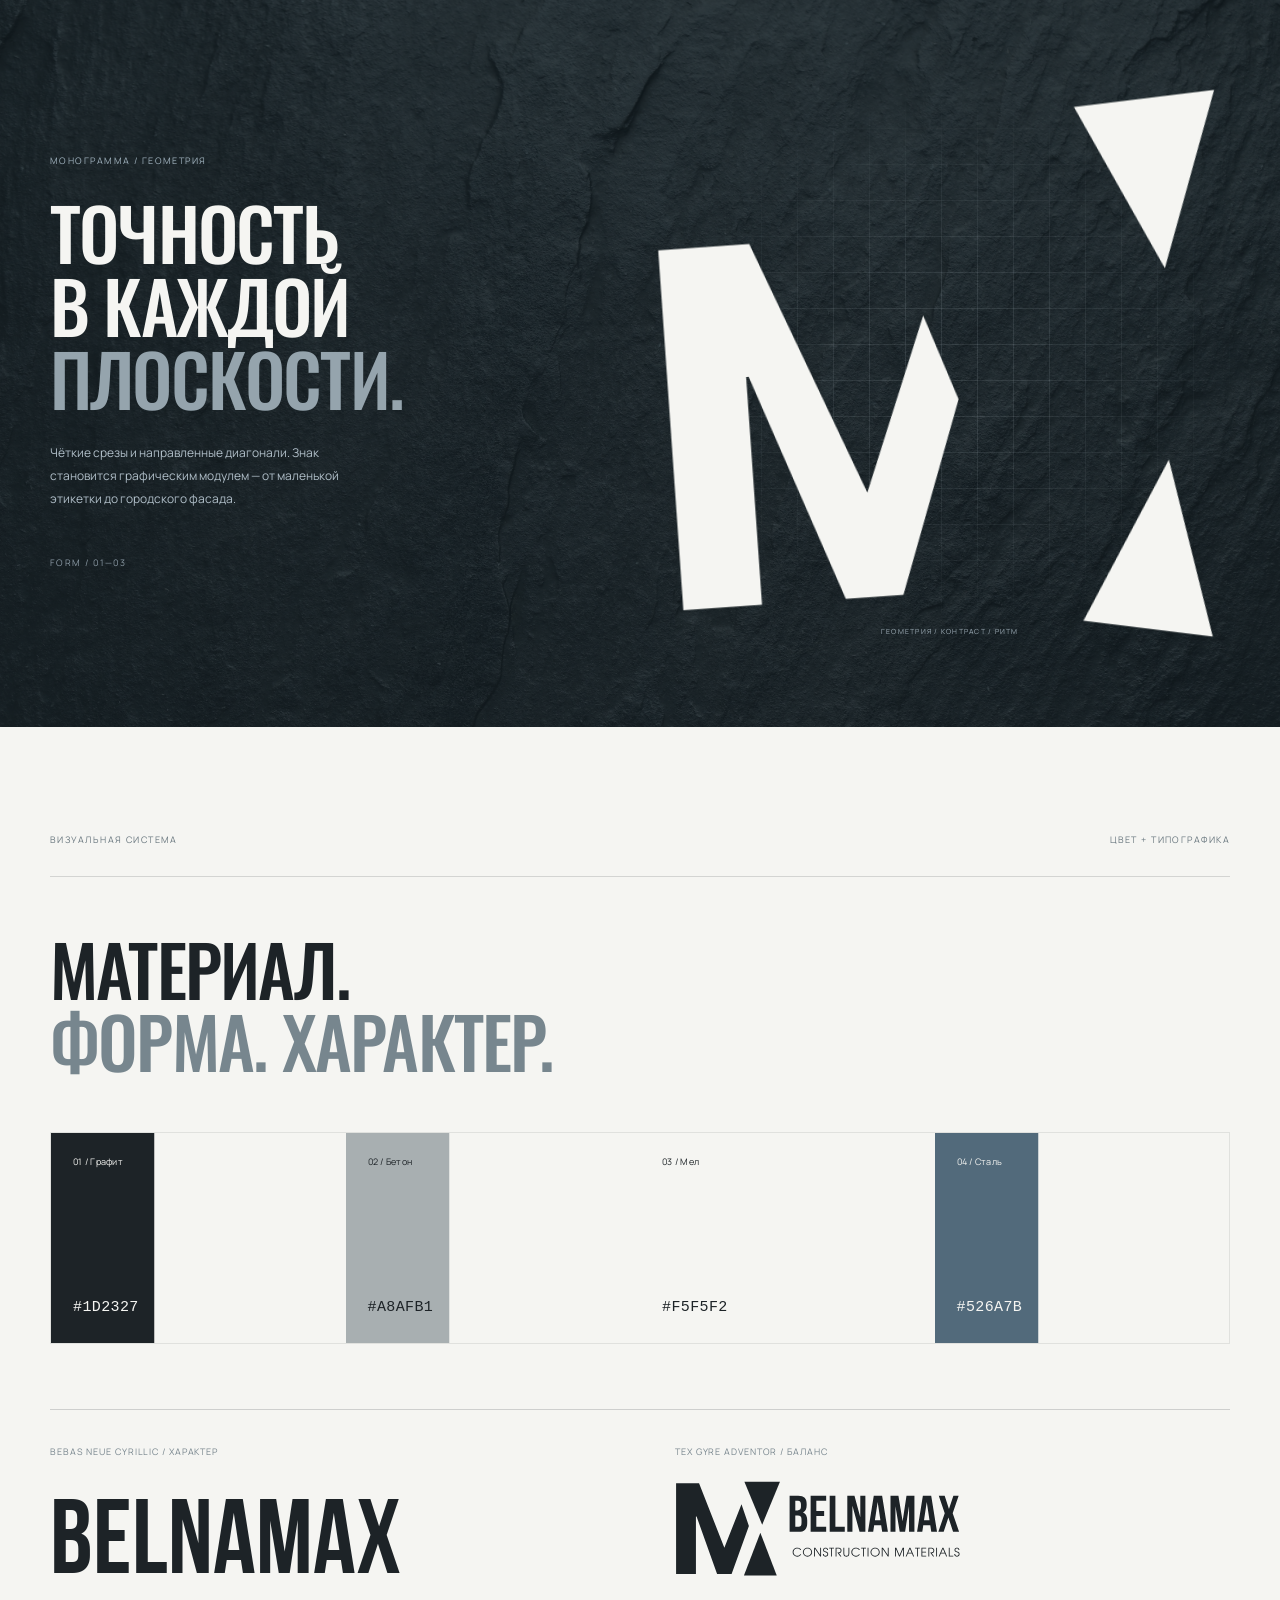
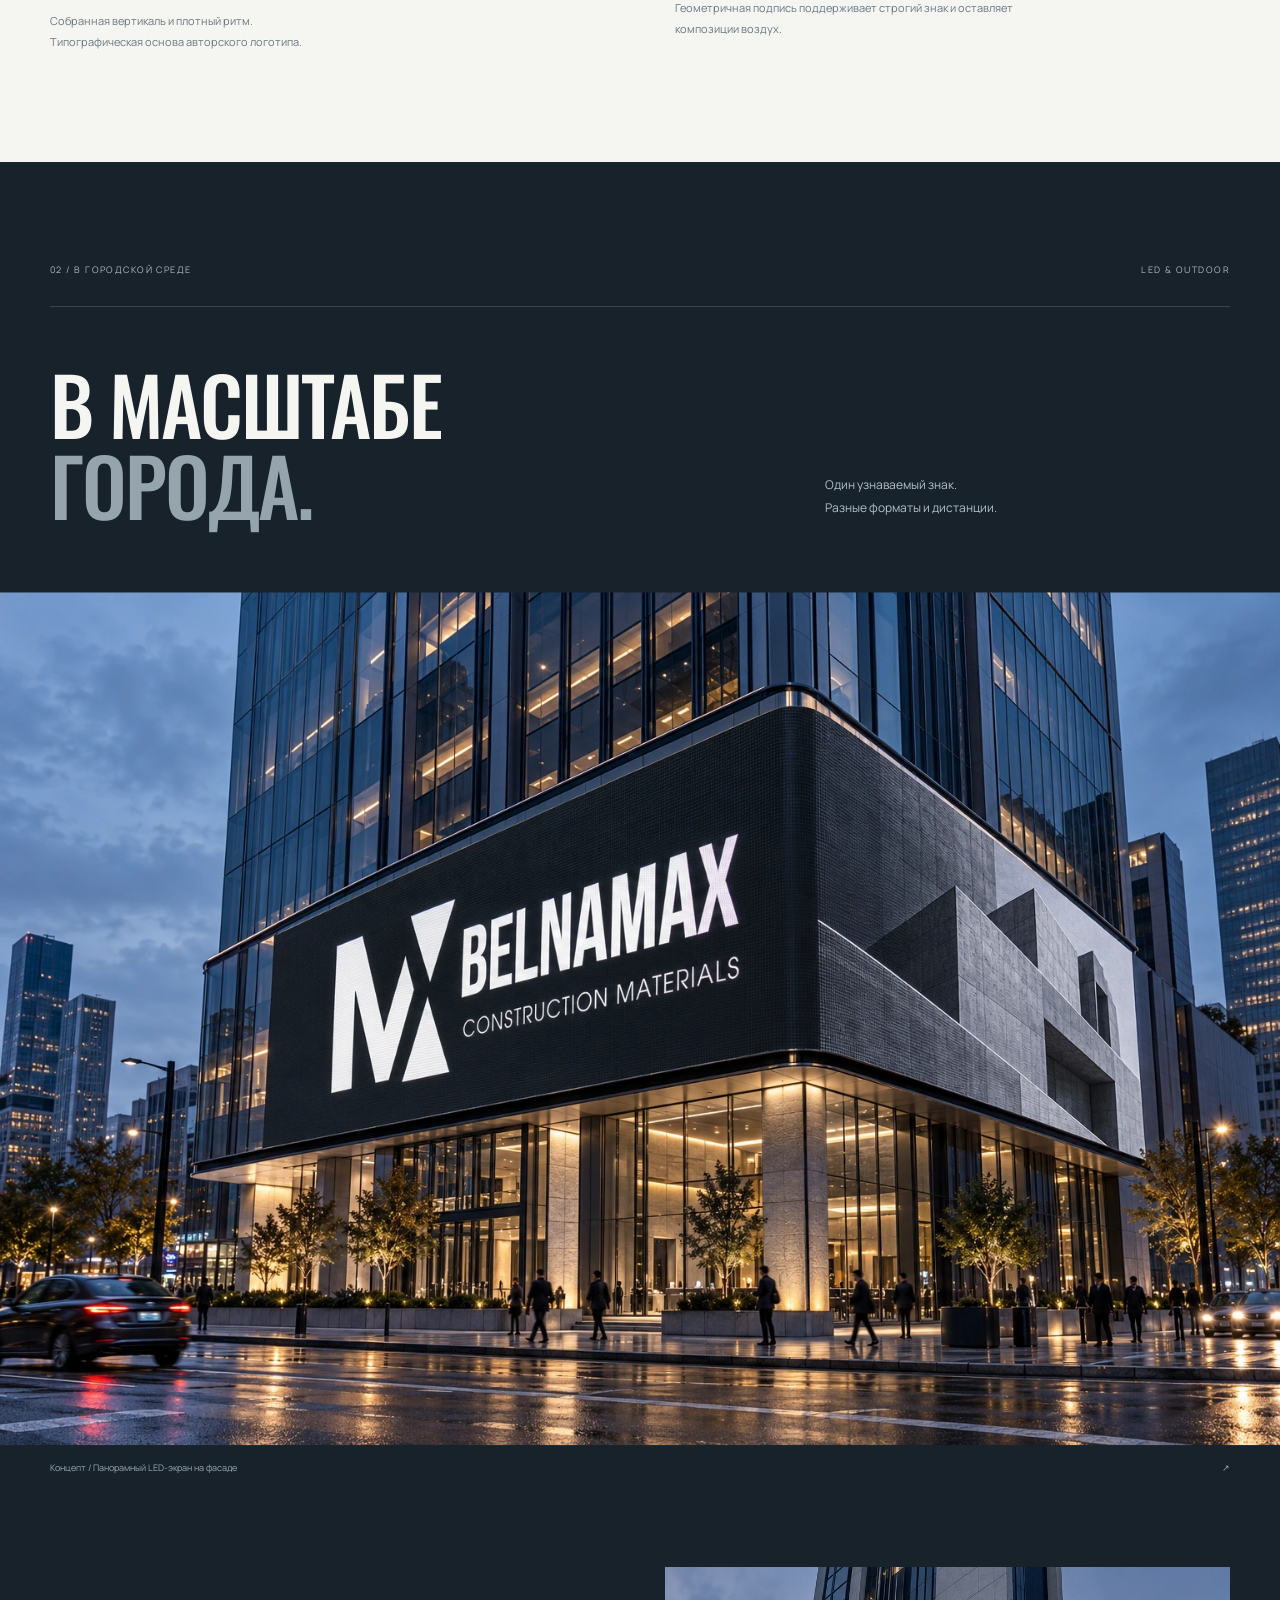
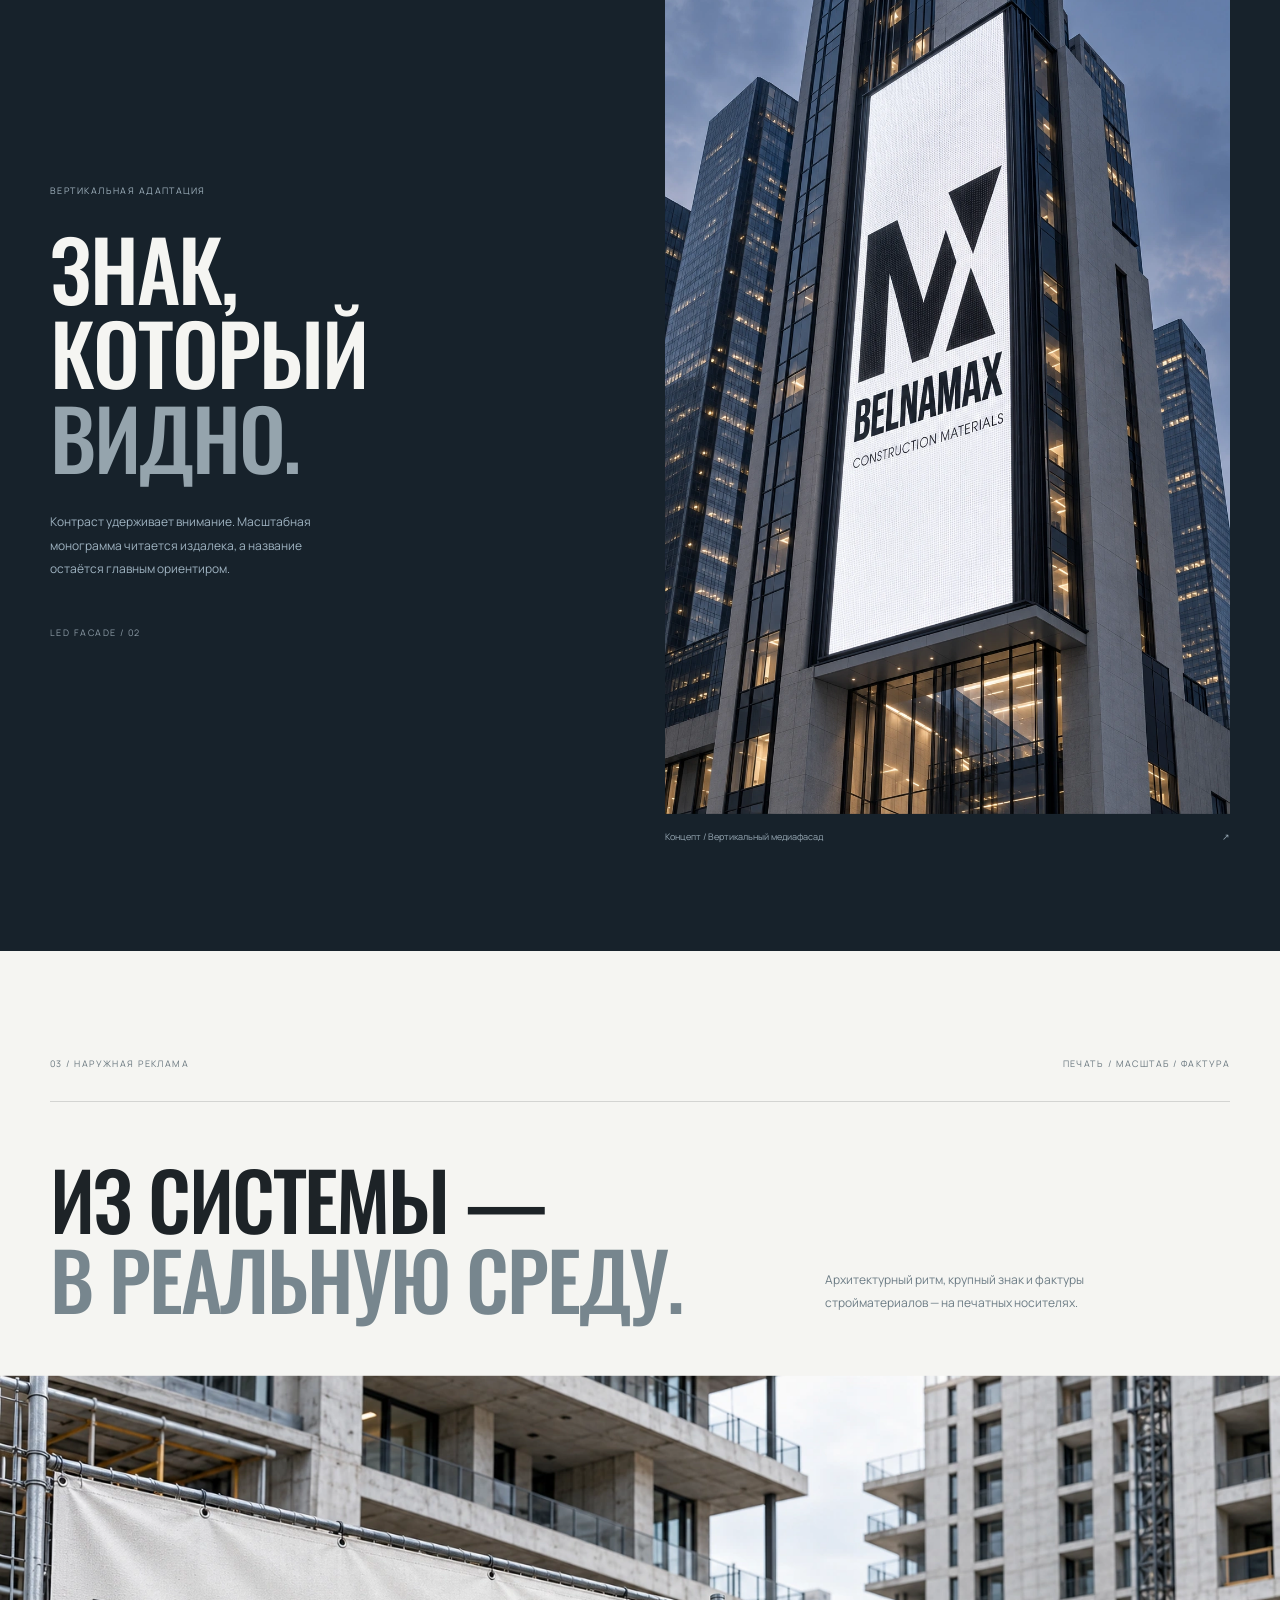
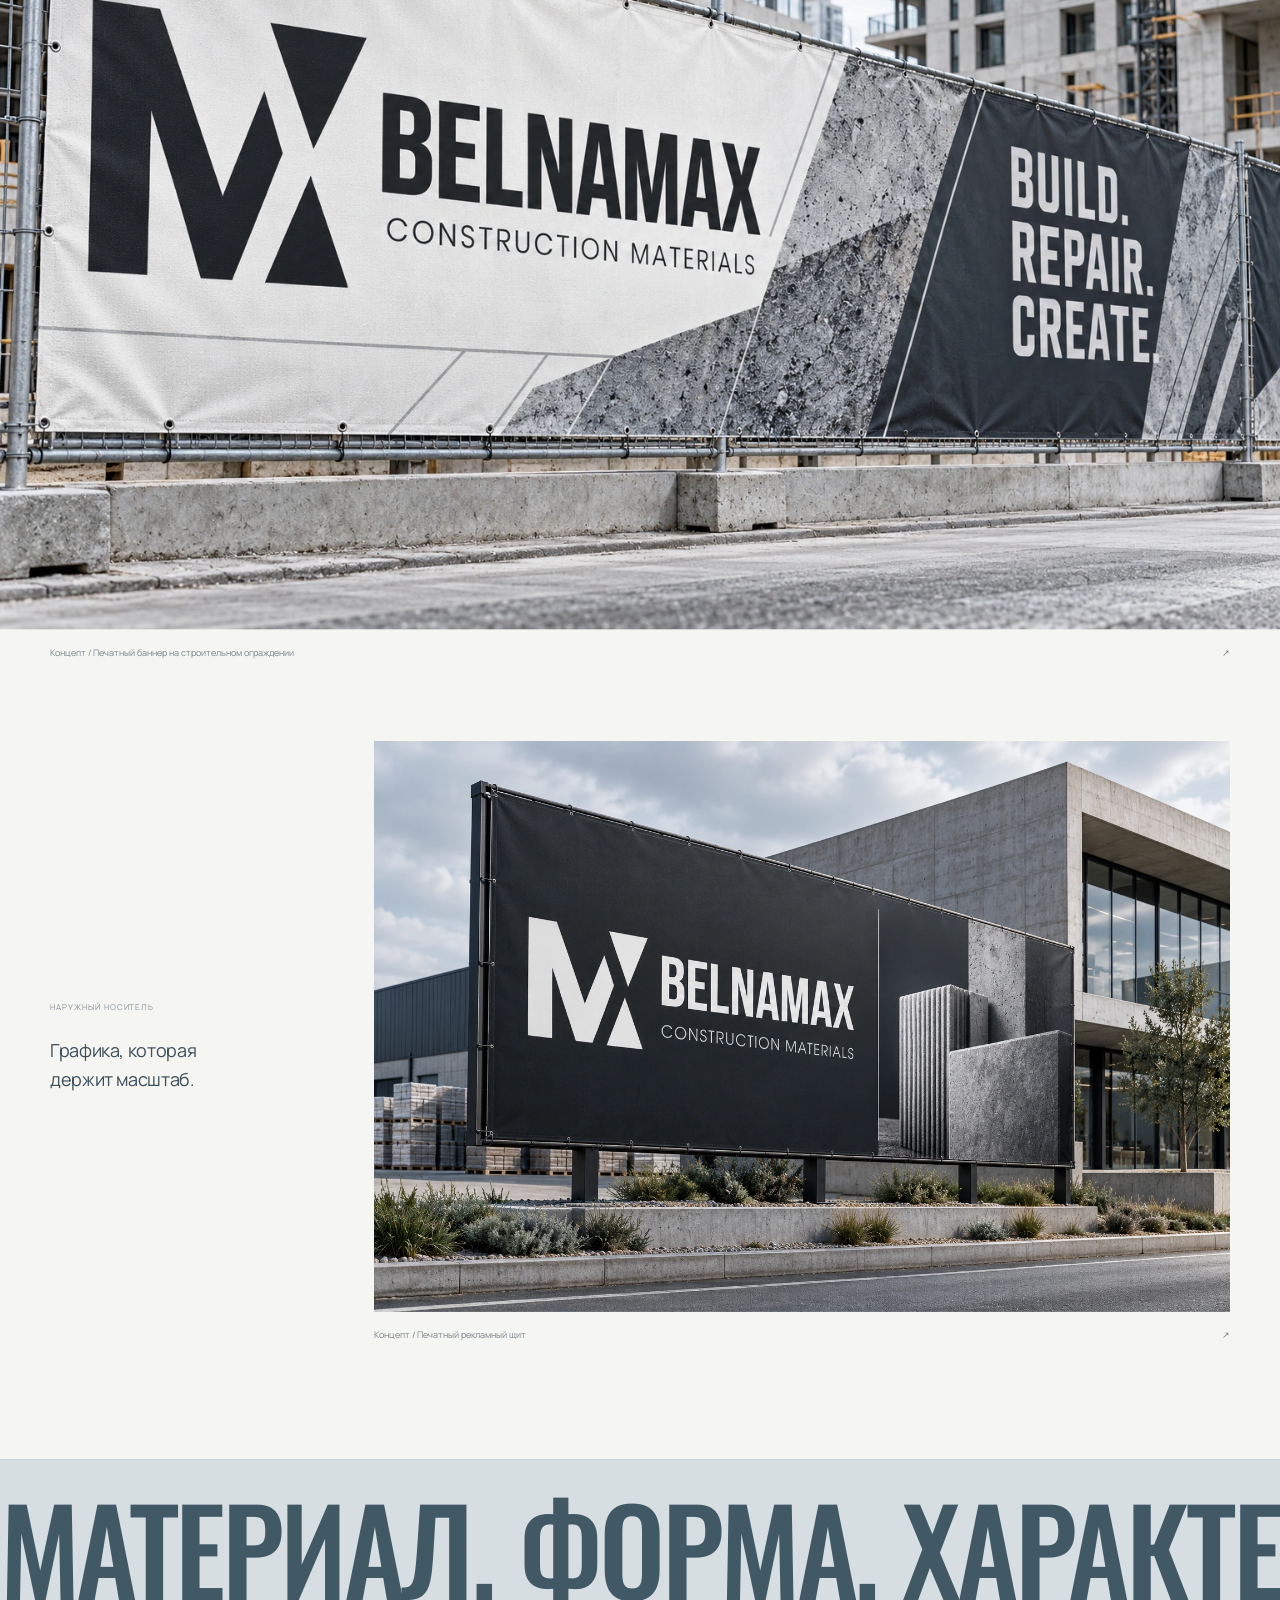
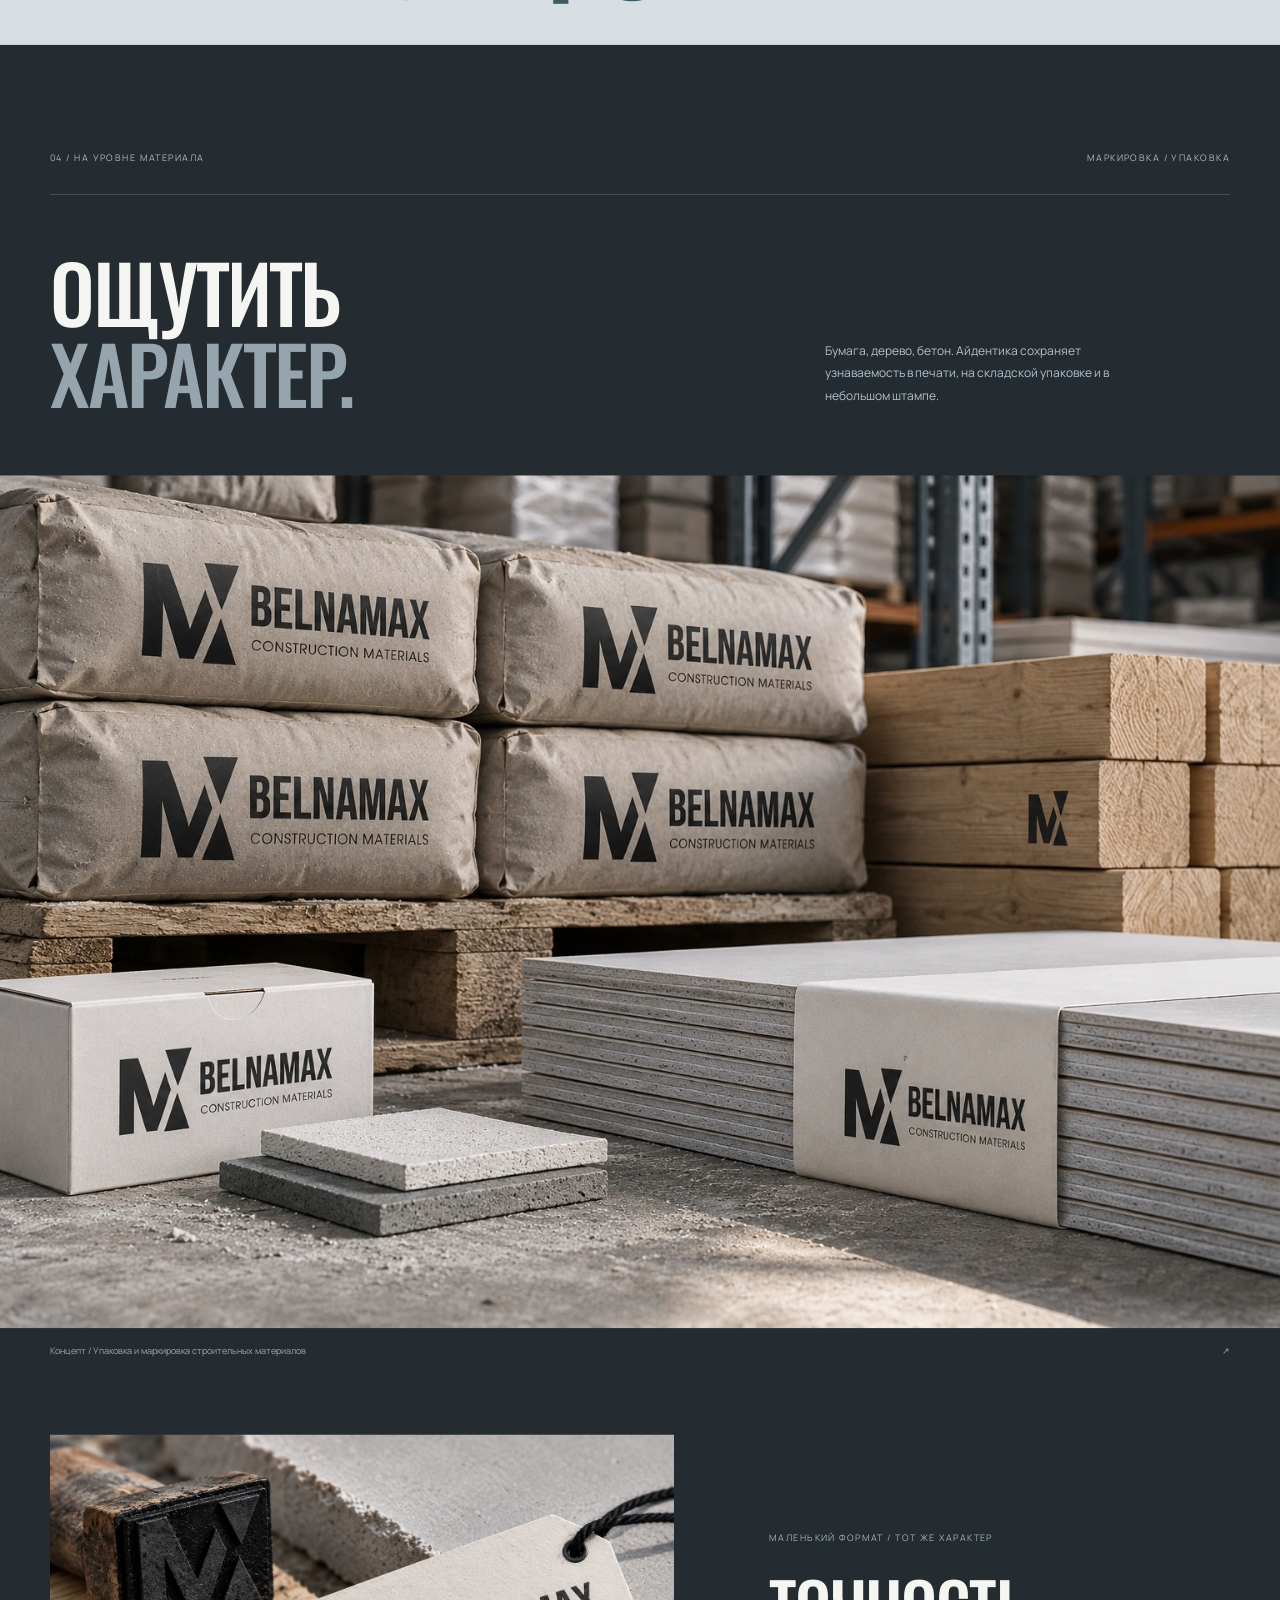
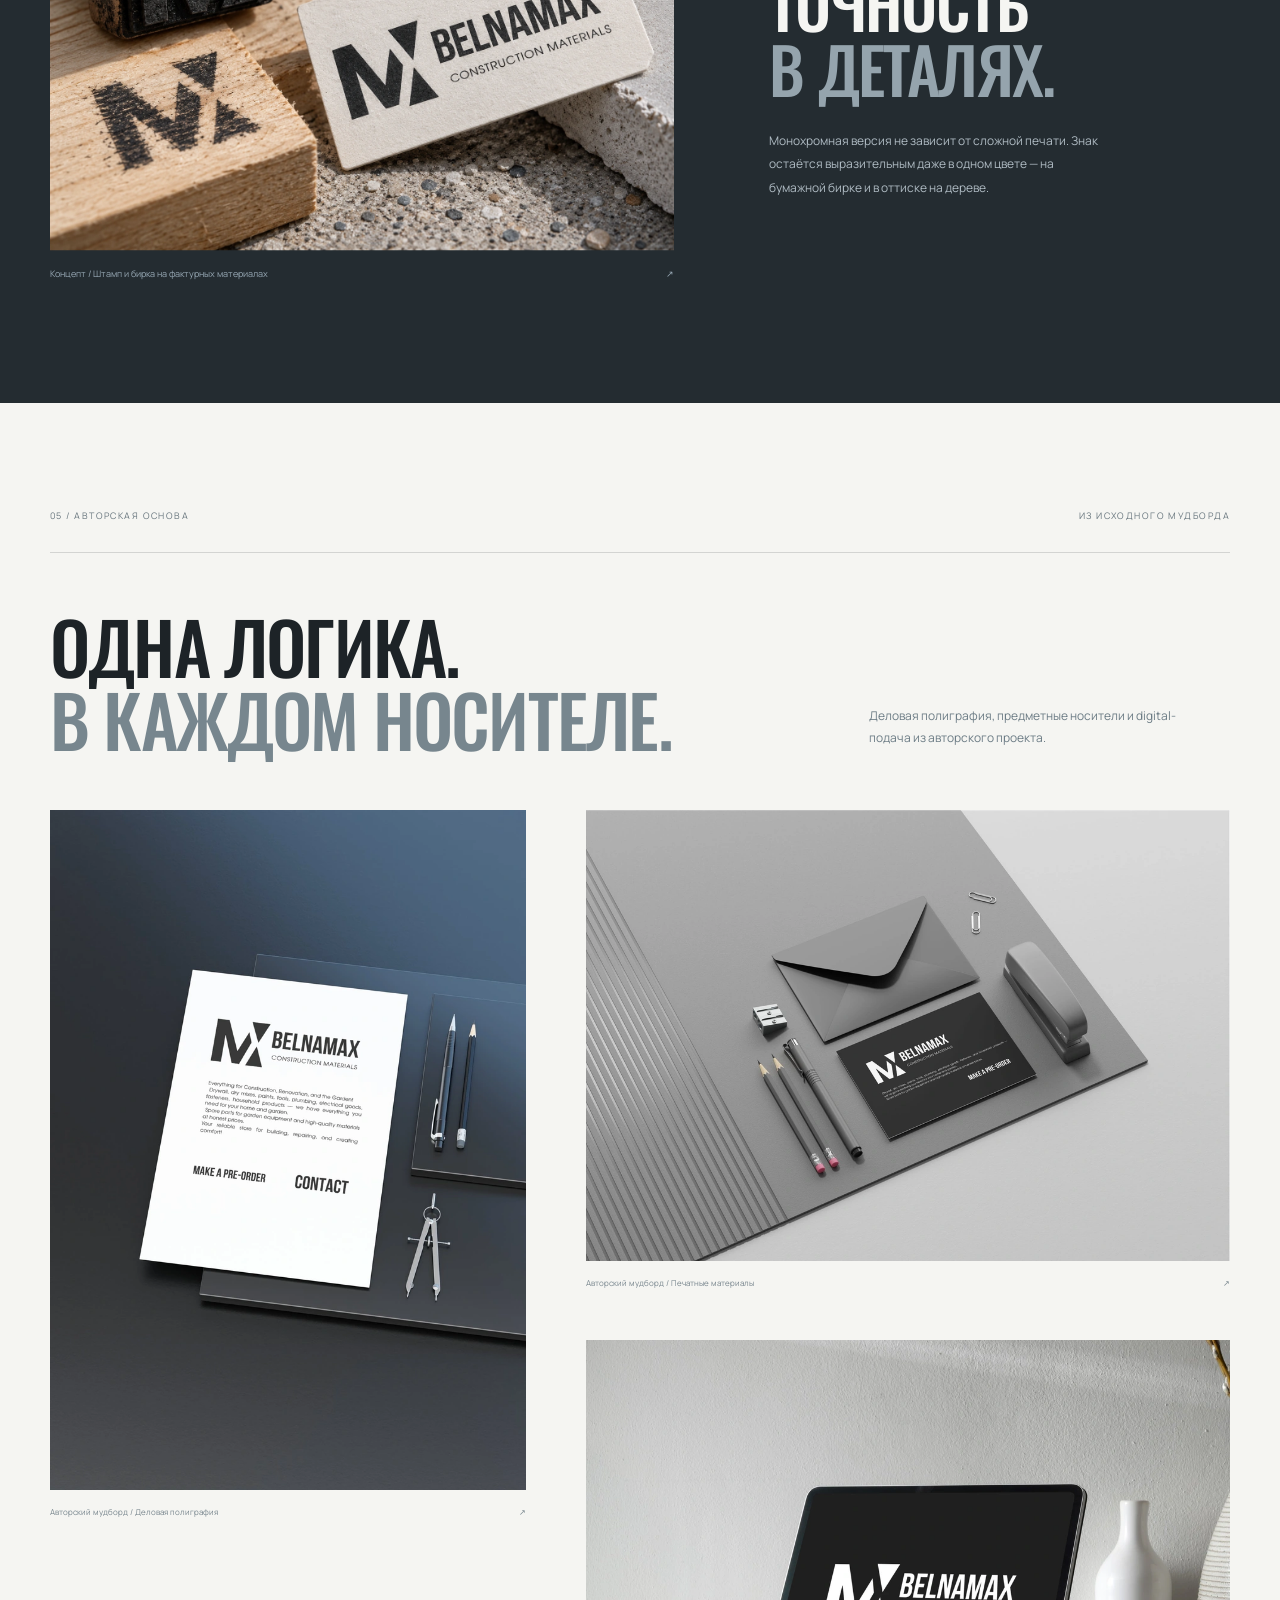
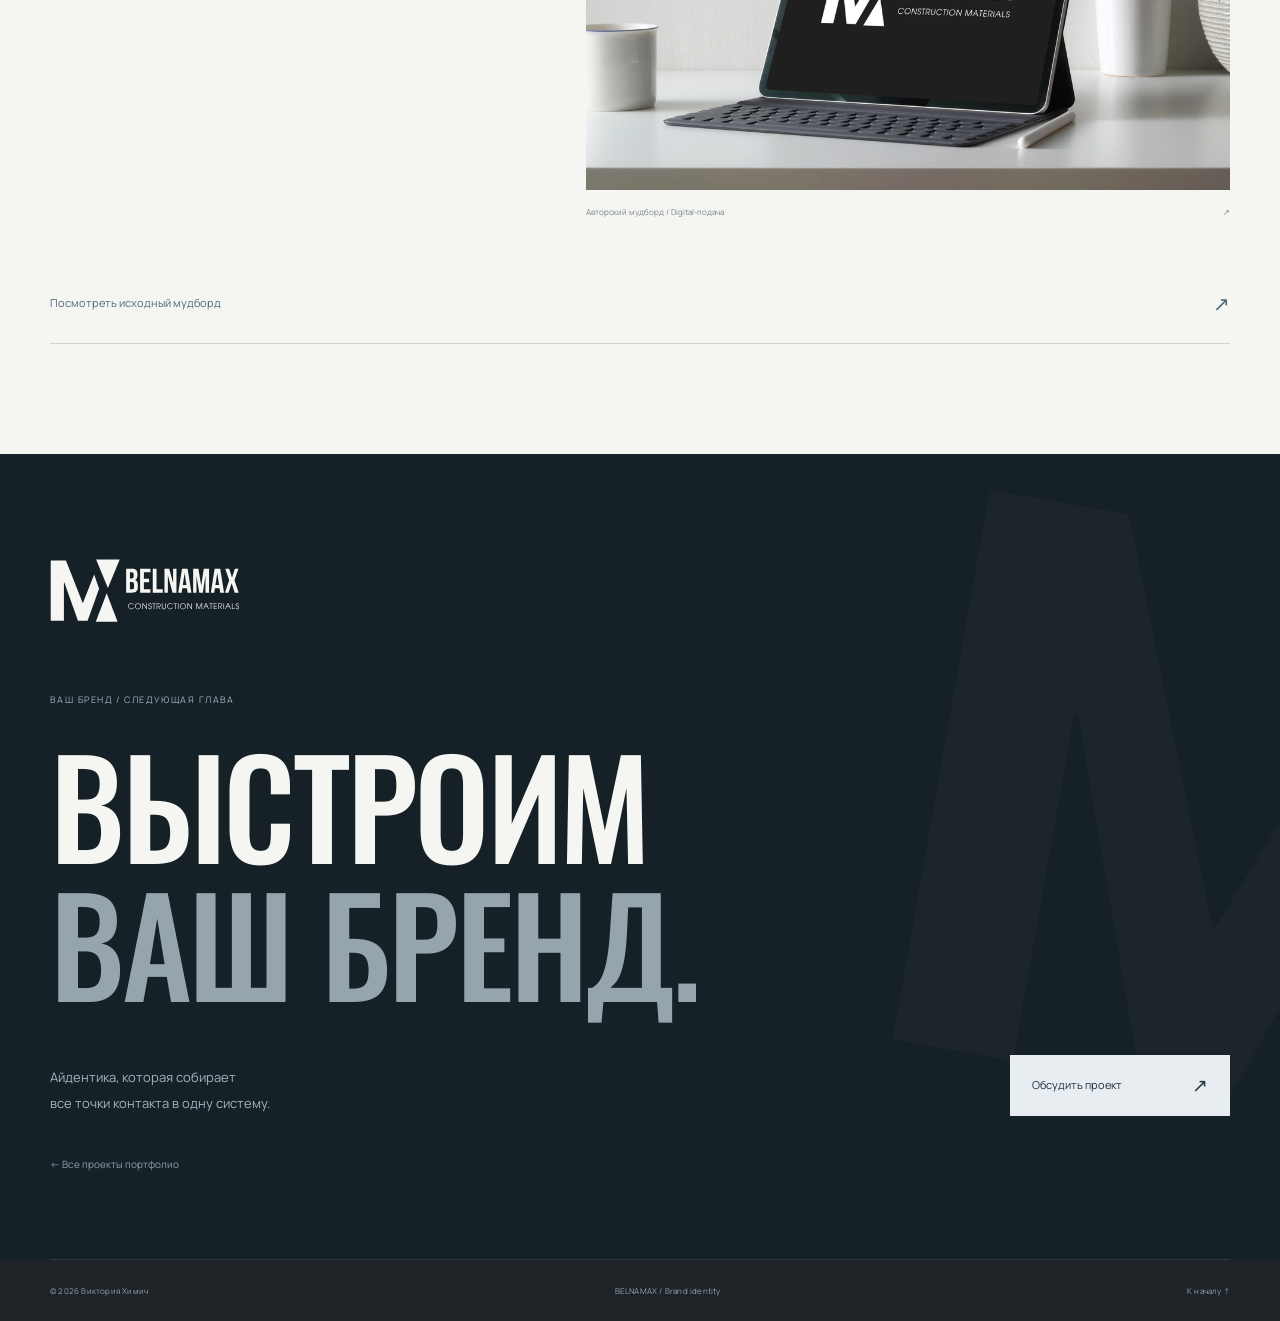
<file: belnamax.html>
<!DOCTYPE html>
<html lang="ru" class="bn-document"><head>
<meta charset="utf-8"><meta name="viewport" content="width=device-width,initial-scale=1">
<title>BELNAMAX — айдентика строительного бренда | Виктория Химич</title>
<meta name="description" content="BELNAMAX: логотип, фирменный стиль, наружная реклама, LED-фасады и маркировка стройматериалов. Портфолио Виктории Химич.">
<meta name="theme-color" content="#1d2327"><link rel="canonical" href="https://vikkiwwats.github.io/vikportfolio/belnamax.html">
<meta property="og:type" content="website"><meta property="og:locale" content="ru_RU"><meta property="og:title" content="BELNAMAX — сила в основе"><meta property="og:description" content="Визуальная система строительного бренда. Дизайн Виктории Химич."><meta property="og:url" content="https://vikkiwwats.github.io/vikportfolio/belnamax.html"><meta property="og:image" content="https://vikkiwwats.github.io/vikportfolio/assets/images/belnamax/led-city.webp"><meta name="twitter:card" content="summary_large_image">
<link rel="icon" href="assets/favicon.svg" type="image/svg+xml"><link rel="stylesheet" href="assets/belnamax.css?v=1"><link rel="preload" href="assets/fonts/belnamax/oswald.woff" as="font" type="font/woff" crossorigin><script src="assets/belnamax.js?v=1" defer></script>
</head><body class="bn-page"><a class="bn-skip" href="#main">Перейти к содержимому</a>
<header class="bn-header"><div class="bn-shell bn-nav"><a class="bn-back" href="index.html#work">← <span>Портфолио</span></a><a class="bn-nav-logo" href="#main" aria-label="BELNAMAX — к началу"><img src="assets/images/belnamax/logo-white.svg" alt="BELNAMAX" width="800" height="266"></a><nav aria-label="Разделы проекта"><a href="#identity">Айдентика</a><a href="#city">Город</a><a href="#materials">Материалы</a><button type="button" class="bn-motion" data-bn-motion aria-label="Приостановить анимацию" aria-pressed="false"><span aria-hidden="true">Ⅱ</span></button></nav></div><span class="bn-progress" aria-hidden="true"></span></header>
<main id="main">
<section class="bn-hero" aria-labelledby="bn-title"><img src="assets/images/belnamax/hero-architecture.webp" alt="" width="1916" height="821" class="bn-hero-photo" decoding="async" fetchpriority="high">
<div class="bn-hero-shade" aria-hidden="true"></div><div class="bn-hero-guide" aria-hidden="true"><i></i><i></i><i></i></div>
<div class="bn-hero-over bn-shell"><span>Brand identity / Construction materials</span><span>Selected project — 03</span></div>
<div class="bn-hero-content bn-shell"><h1 class="bn-sr" id="bn-title">BELNAMAX — айдентика компании строительных материалов.</h1><img class="bn-hero-logo" src="assets/images/belnamax/logo-white.svg" alt="BELNAMAX / Construction materials" width="800" height="266" fetchpriority="high"><div class="bn-hero-bottom"><p>Сильный характер.<br>Прочная основа.</p><a href="#identity" class="bn-hero-cta"><span>Исследовать проект</span><span aria-hidden="true">↓</span></a></div></div>
<div class="bn-hero-caption bn-shell"><span>Логотип / Визуальная система / Носители</span><span>Дизайн — Виктория Химич</span></div>
</section>
<section class="bn-intro bn-light" id="identity" aria-labelledby="identity-title"><div class="bn-shell"><div class="bn-section-top"><span>01 / Основа бренда</span><span>BELNAMAX — Construction materials</span></div><div class="bn-intro-grid"><h2 id="identity-title" data-bn-reveal>СИЛА<br><span>В ОСНОВЕ.</span></h2><div class="bn-copy" data-bn-reveal><p class="bn-lead">От материала — к форме.<br>От знака — к цельному образу.</p><p>Белнамакс — бренд магазина строительных материалов. Гипсокартон, сухие смеси, краски и инструменты объединяет простой характер: надёжность, ясность и внимание к делу.</p><p>Я собрала этот характер в айдентику: угловатую монограмму, плотную типографику, сдержанную палитру и графику, которая работает в разных масштабах.</p><dl class="bn-role"><div><dt>Основа</dt><dd>Авторский логотип и мудборд</dd></div><div><dt>Развитие</dt><dd>Реклама, печать, маркировка</dd></div></dl><p class="bn-note">Архитектурные сцены и новые носители представлены как концепт развития айдентики.</p></div></div></div></section>
<section class="bn-symbol-stage" aria-label="Геометрия фирменного знака"><div class="bn-shell bn-symbol-grid"><div class="bn-symbol-copy"><p class="bn-eyebrow">Монограмма / Геометрия</p><h2>ТОЧНОСТЬ<br>В КАЖДОЙ<br><span>ПЛОСКОСТИ.</span></h2><p>Чёткие срезы и направленные диагонали. Знак становится графическим модулем — от маленькой этикетки до городского фасада.</p><span class="bn-coordinate">FORM / 01—03</span></div><div class="bn-symbol-field"><div class="bn-drawing-grid" aria-hidden="true"></div><svg viewBox="319 123 148 133" class="bn-assembled" aria-hidden="true"><path d="M 320.515625 126.1875 L 352.632812 126.1875 L 388.019531 216.375 L 411.980469 155.5625 L 422.351562 185.847656 L 398.175781 253.214844 L 377.851562 253.214844 L 349.179688 172.824219 L 348.273438 172.824219 L 348.273438 253.214844 L 320.515625 253.214844 Z M 320.515625 126.1875 " data-bn-piece="0"/><path d="M 461.289062 255.28125 L 415.414062 255.28125 L 438.351562 195.308594 Z M 461.289062 255.28125 " data-bn-piece="1"/><path d="M 416.066406 124.1875 L 465.785156 124.1875 L 440.925781 184.355469 Z M 416.066406 124.1875 " data-bn-piece="2"/></svg><span class="bn-measure bn-measure-x" aria-hidden="true">ГЕОМЕТРИЯ / КОНТРАСТ / РИТМ</span></div></div></section>
<section class="bn-system bn-light" aria-labelledby="system-title"><div class="bn-shell"><div class="bn-section-top"><span>Визуальная система</span><span>Цвет + Типографика</span></div><h2 id="system-title" data-bn-reveal>МАТЕРИАЛ.<br><span>ФОРМА. ХАРАКТЕР.</span></h2><div class="bn-palette" aria-label="Палитра проекта"><div style="--swatch:#1d2327;--swatch-ink:#f5f5f2"><span>01 / Графит</span><strong>#1D2327</strong></div><div style="--swatch:#a8afb1;--swatch-ink:#1d2327"><span>02 / Бетон</span><strong>#A8AFB1</strong></div><div style="--swatch:#f5f5f2;--swatch-ink:#1d2327"><span>03 / Мел</span><strong>#F5F5F2</strong></div><div style="--swatch:#526a7b;--swatch-ink:#f5f5f2"><span>04 / Сталь</span><strong>#526A7B</strong></div></div><div class="bn-type-grid"><div><span class="bn-type-name">Bebas Neue Cyrillic / Характер</span><p class="bn-type-display">belNAMAX</p><p>Собранная вертикаль и плотный ритм.<br>Типографическая основа авторского логотипа.</p></div><div><span class="bn-type-name">TeX Gyre Adventor / Баланс</span><img class="bn-type-lockup" src="assets/images/belnamax/logo-black.svg" alt="Геометрическая подпись Construction materials в авторском логотипе." width="800" height="266"><p>Геометричная подпись поддерживает строгий знак и оставляет композиции воздух.</p></div></div></div></section>
<section class="bn-city" id="city" aria-labelledby="city-title"><div class="bn-shell"><div class="bn-section-top"><span>02 / В городской среде</span><span>LED &amp; Outdoor</span></div><div class="bn-split-title"><h2 id="city-title" data-bn-reveal>В МАСШТАБЕ<br><span>ГОРОДА.</span></h2><p data-bn-reveal>Один узнаваемый знак.<br>Разные форматы и дистанции.</p></div></div><figure class="bn-photo bn-wide" data-depth="30"><a href="assets/images/belnamax/led-city.webp" class="bn-zoom" data-bn-gallery="city" data-caption="Концепт / Панорамный LED-экран на фасаде" aria-label="Рассмотреть: Концепт / Панорамный LED-экран на фасаде"><img src="assets/images/belnamax/led-city.webp" alt="Концепт / Панорамный LED-экран на фасаде" width="1536" height="1024" class="" decoding="async" loading="lazy"><span class="bn-zoom-hint" aria-hidden="true">Рассмотреть ↗</span></a><figcaption><span>Концепт / Панорамный LED-экран на фасаде</span><span aria-hidden="true">↗</span></figcaption></figure>
<div class="bn-shell bn-tower-grid"><div class="bn-tower-copy" data-bn-reveal><p class="bn-eyebrow">Вертикальная адаптация</p><h3>ЗНАК,<br>КОТОРЫЙ<br><span>ВИДНО.</span></h3><p>Контраст удерживает внимание. Масштабная монограмма читается издалека, а название остаётся главным ориентиром.</p><span class="bn-coordinate">LED FACADE / 02</span></div><figure class="bn-photo bn-tower-photo" data-depth="-20"><a href="assets/images/belnamax/led-tower.webp" class="bn-zoom" data-bn-gallery="city" data-caption="Концепт / Вертикальный медиафасад" aria-label="Рассмотреть: Концепт / Вертикальный медиафасад"><img src="assets/images/belnamax/led-tower.webp" alt="Концепт / Вертикальный медиафасад" width="1024" height="1536" class="" decoding="async" loading="lazy"><span class="bn-zoom-hint" aria-hidden="true">Рассмотреть ↗</span></a><figcaption><span>Концепт / Вертикальный медиафасад</span><span aria-hidden="true">↗</span></figcaption></figure></div></section>
<section class="bn-outdoor bn-light" id="outdoor" aria-labelledby="outdoor-title"><div class="bn-shell"><div class="bn-section-top"><span>03 / Наружная реклама</span><span>Печать / Масштаб / Фактура</span></div><div class="bn-split-title"><h2 id="outdoor-title" data-bn-reveal>ИЗ СИСТЕМЫ —<br><span>В РЕАЛЬНУЮ СРЕДУ.</span></h2><p data-bn-reveal>Архитектурный ритм, крупный знак и фактуры стройматериалов — на печатных носителях.</p></div></div><figure class="bn-photo bn-wide" data-depth="20"><a href="assets/images/belnamax/printed-fence.webp" class="bn-zoom" data-bn-gallery="outdoor" data-caption="Концепт / Печатный баннер на строительном ограждении" aria-label="Рассмотреть: Концепт / Печатный баннер на строительном ограждении"><img src="assets/images/belnamax/printed-fence.webp" alt="Концепт / Печатный баннер на строительном ограждении" width="1536" height="1024" class="" decoding="async" loading="lazy"><span class="bn-zoom-hint" aria-hidden="true">Рассмотреть ↗</span></a><figcaption><span>Концепт / Печатный баннер на строительном ограждении</span><span aria-hidden="true">↗</span></figcaption></figure><div class="bn-shell bn-billboard-row"><div class="bn-side-label"><span>Наружный носитель</span><p>Графика, которая<br>держит масштаб.</p></div><figure class="bn-photo " data-depth="-16"><a href="assets/images/belnamax/printed-billboard.webp" class="bn-zoom" data-bn-gallery="outdoor" data-caption="Концепт / Печатный рекламный щит" aria-label="Рассмотреть: Концепт / Печатный рекламный щит"><img src="assets/images/belnamax/printed-billboard.webp" alt="Концепт / Печатный рекламный щит" width="1536" height="1024" class="" decoding="async" loading="lazy"><span class="bn-zoom-hint" aria-hidden="true">Рассмотреть ↗</span></a><figcaption><span>Концепт / Печатный рекламный щит</span><span aria-hidden="true">↗</span></figcaption></figure></div></section>
<div class="bn-type-strip" aria-hidden="true"><span>МАТЕРИАЛ. ФОРМА. ХАРАКТЕР. МАТЕРИАЛ. ФОРМА. ХАРАКТЕР.</span></div>
<section class="bn-materials" id="materials" aria-labelledby="materials-title"><div class="bn-shell"><div class="bn-section-top"><span>04 / На уровне материала</span><span>Маркировка / Упаковка</span></div><div class="bn-split-title"><h2 id="materials-title" data-bn-reveal>ОЩУТИТЬ<br><span>ХАРАКТЕР.</span></h2><p data-bn-reveal>Бумага, дерево, бетон. Айдентика сохраняет узнаваемость в печати, на складской упаковке и в небольшом штампе.</p></div></div><figure class="bn-photo bn-wide" data-depth="24"><a href="assets/images/belnamax/materials.webp" class="bn-zoom" data-bn-gallery="materials" data-caption="Концепт / Упаковка и маркировка строительных материалов" aria-label="Рассмотреть: Концепт / Упаковка и маркировка строительных материалов"><img src="assets/images/belnamax/materials.webp" alt="Концепт / Упаковка и маркировка строительных материалов" width="1536" height="1024" class="" decoding="async" loading="lazy"><span class="bn-zoom-hint" aria-hidden="true">Рассмотреть ↗</span></a><figcaption><span>Концепт / Упаковка и маркировка строительных материалов</span><span aria-hidden="true">↗</span></figcaption></figure><div class="bn-shell bn-stamp-row"><figure class="bn-photo " data-depth="-15"><a href="assets/images/belnamax/stamp-detail.webp" class="bn-zoom" data-bn-gallery="materials" data-caption="Концепт / Штамп и бирка на фактурных материалах" aria-label="Рассмотреть: Концепт / Штамп и бирка на фактурных материалах"><img src="assets/images/belnamax/stamp-detail.webp" alt="Концепт / Штамп и бирка на фактурных материалах" width="1536" height="1024" class="" decoding="async" loading="lazy"><span class="bn-zoom-hint" aria-hidden="true">Рассмотреть ↗</span></a><figcaption><span>Концепт / Штамп и бирка на фактурных материалах</span><span aria-hidden="true">↗</span></figcaption></figure><div class="bn-stamp-copy" data-bn-reveal><p class="bn-eyebrow">Маленький формат / Тот же характер</p><h3>ТОЧНОСТЬ<br><span>В ДЕТАЛЯХ.</span></h3><p>Монохромная версия не зависит от сложной печати. Знак остаётся выразительным даже в одном цвете — на бумажной бирке и в оттиске на дереве.</p></div></div></section>
<section class="bn-originals bn-light" id="originals" aria-labelledby="originals-title"><div class="bn-shell"><div class="bn-section-top"><span>05 / Авторская основа</span><span>Из исходного мудборда</span></div><div class="bn-split-title"><h2 id="originals-title" data-bn-reveal>ОДНА ЛОГИКА.<br><span>В КАЖДОМ НОСИТЕЛЕ.</span></h2><p data-bn-reveal>Деловая полиграфия, предметные носители и digital-подача из авторского проекта.</p></div><div class="bn-original-grid"><figure class="bn-photo bn-original-tall"><a href="assets/images/belnamax/original-stationery.webp" class="bn-zoom" data-bn-gallery="originals" data-caption="Авторский мудборд / Деловая полиграфия" aria-label="Рассмотреть: Авторский мудборд / Деловая полиграфия"><img src="assets/images/belnamax/original-stationery.webp" alt="Авторский мудборд / Деловая полиграфия" width="756" height="1080" class="" decoding="async" loading="lazy"><span class="bn-zoom-hint" aria-hidden="true">Рассмотреть ↗</span></a><figcaption><span>Авторский мудборд / Деловая полиграфия</span><span aria-hidden="true">↗</span></figcaption></figure><figure class="bn-photo "><a href="assets/images/belnamax/original-print.webp" class="bn-zoom" data-bn-gallery="originals" data-caption="Авторский мудборд / Печатные материалы" aria-label="Рассмотреть: Авторский мудборд / Печатные материалы"><img src="assets/images/belnamax/original-print.webp" alt="Авторский мудборд / Печатные материалы" width="1080" height="756" class="" decoding="async" loading="lazy"><span class="bn-zoom-hint" aria-hidden="true">Рассмотреть ↗</span></a><figcaption><span>Авторский мудборд / Печатные материалы</span><span aria-hidden="true">↗</span></figcaption></figure><figure class="bn-photo bn-original-digital"><a href="assets/images/belnamax/original-digital.webp" class="bn-zoom" data-bn-gallery="originals" data-caption="Авторский мудборд / Digital-подача" aria-label="Рассмотреть: Авторский мудборд / Digital-подача"><img src="assets/images/belnamax/original-digital.webp" alt="Авторский мудборд / Digital-подача" width="1080" height="756" class="" decoding="async" loading="lazy"><span class="bn-zoom-hint" aria-hidden="true">Рассмотреть ↗</span></a><figcaption><span>Авторский мудборд / Digital-подача</span><span aria-hidden="true">↗</span></figcaption></figure></div><a class="bn-source-link" href="assets/images/belnamax/original-moodboard.webp" data-bn-gallery="source" data-caption="Исходный авторский мудборд BELNAMAX">Посмотреть исходный мудборд <span aria-hidden="true">↗</span></a></div></section>
<section class="bn-closing"><div class="bn-shell"><img src="assets/images/belnamax/logo-white.svg" alt="BELNAMAX" width="800" height="266" class="bn-closing-logo" loading="lazy"><p class="bn-eyebrow">Ваш бренд / Следующая глава</p><h2 data-bn-reveal>ВЫСТРОИМ<br><span>ВАШ БРЕНД.</span></h2><div class="bn-closing-bottom"><p>Айдентика, которая собирает<br>все точки контакта в одну систему.</p><a href="index.html#contact" class="bn-button">Обсудить проект <span aria-hidden="true">↗</span></a></div><a class="bn-return" href="index.html#work">← Все проекты портфолио</a></div></section>
</main><footer class="bn-footer bn-shell"><span>© 2026 Виктория Химич</span><span>BELNAMAX / Brand identity</span><a href="#main">К началу ↑</a></footer>
<dialog class="bn-lightbox" data-bn-lightbox aria-label="Просмотр работы" aria-describedby="bn-lightbox-caption"><button class="bn-close" data-bn-close type="button" aria-label="Закрыть просмотр" autofocus>×</button><span class="bn-count" data-bn-count aria-live="polite"></span><button class="bn-prev" data-bn-prev type="button" aria-label="Предыдущая работа">←</button><figure><img alt=""><figcaption id="bn-lightbox-caption" data-bn-caption></figcaption></figure><button class="bn-next" data-bn-next type="button" aria-label="Следующая работа">→</button></dialog>
</body></html>
</file>
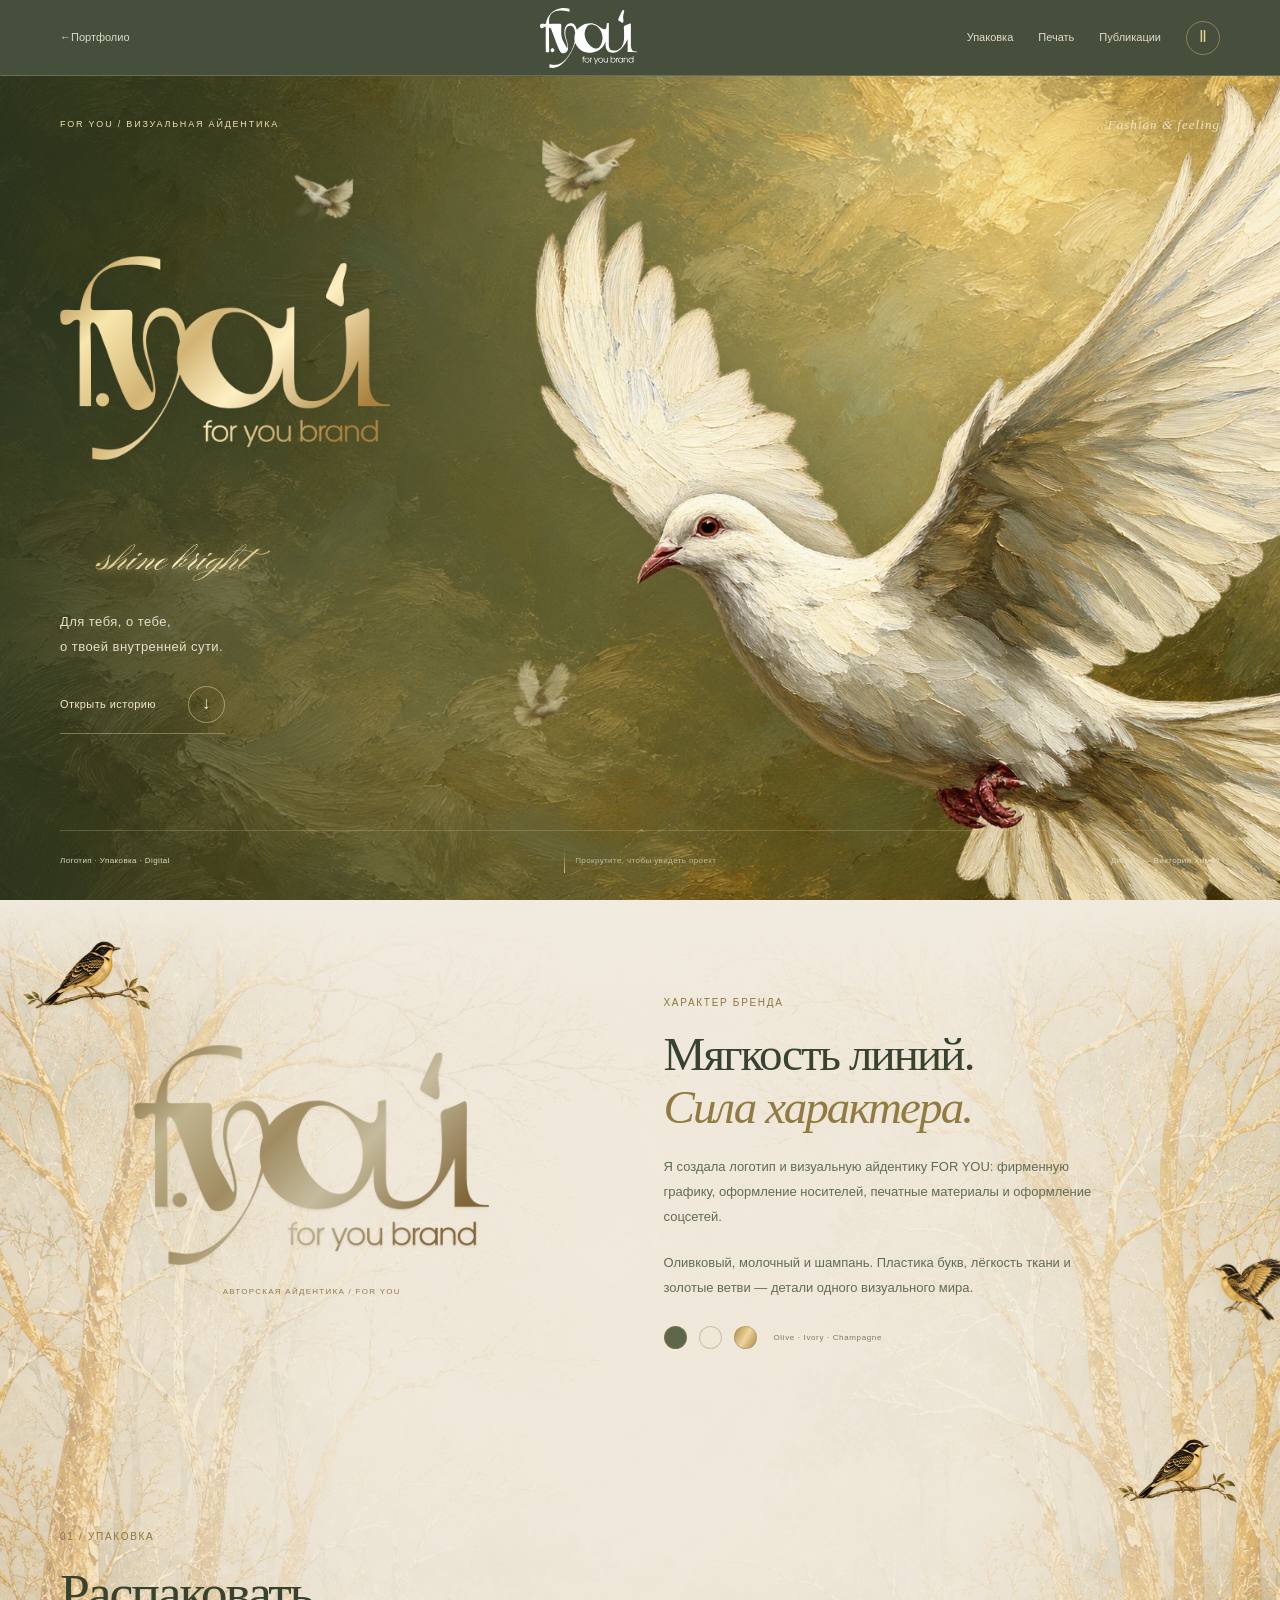
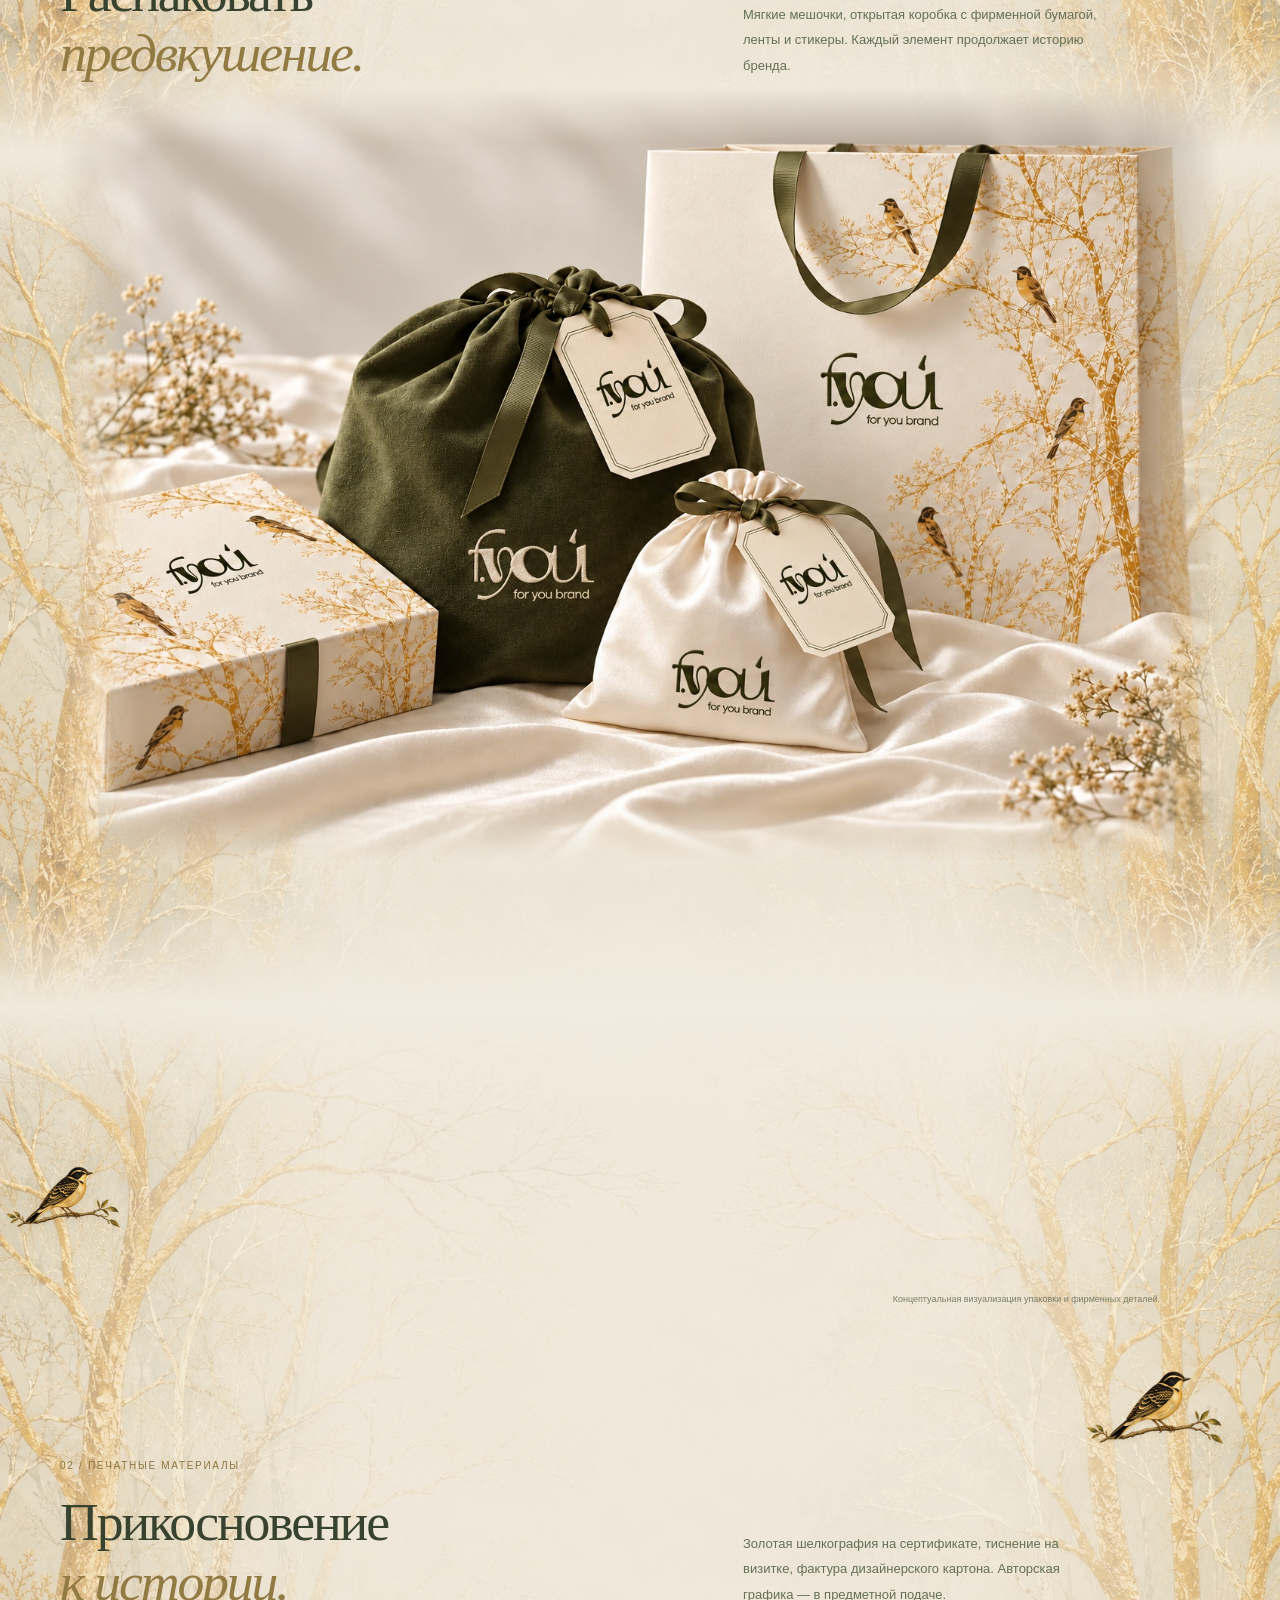
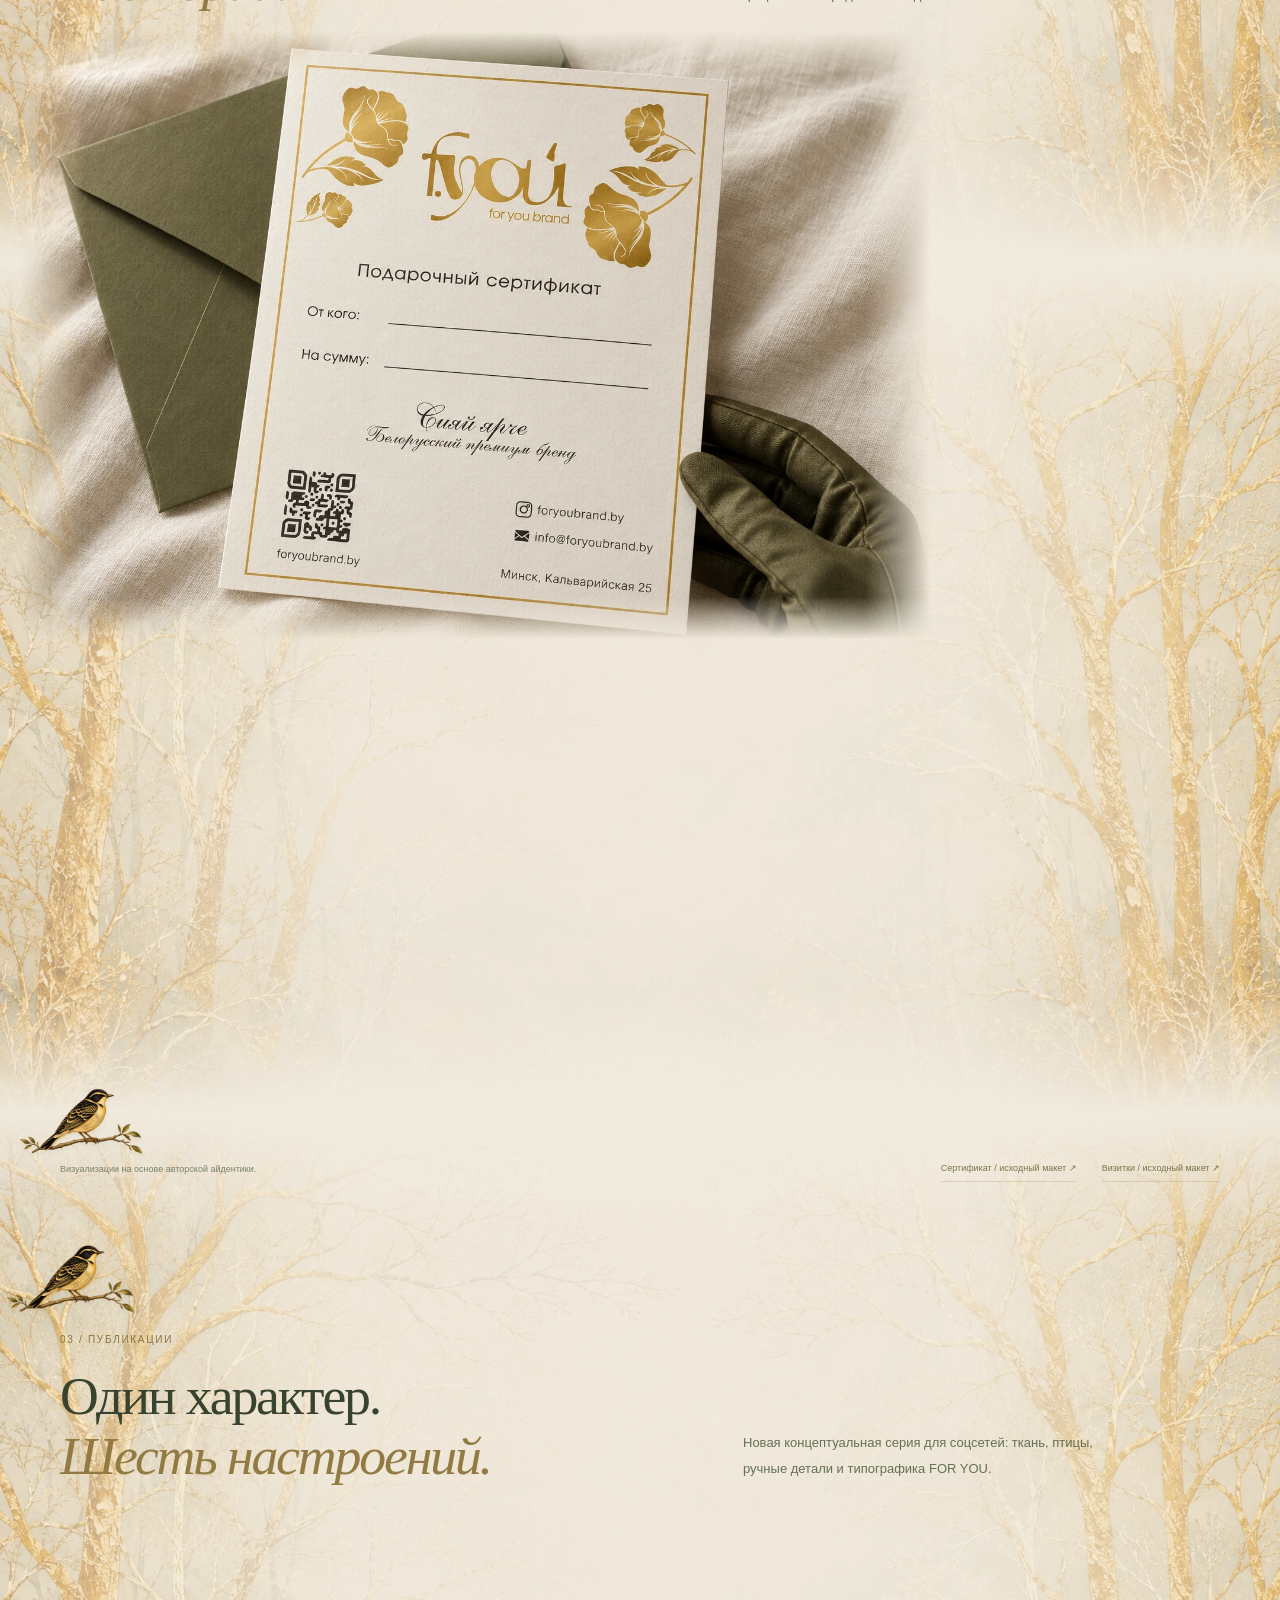
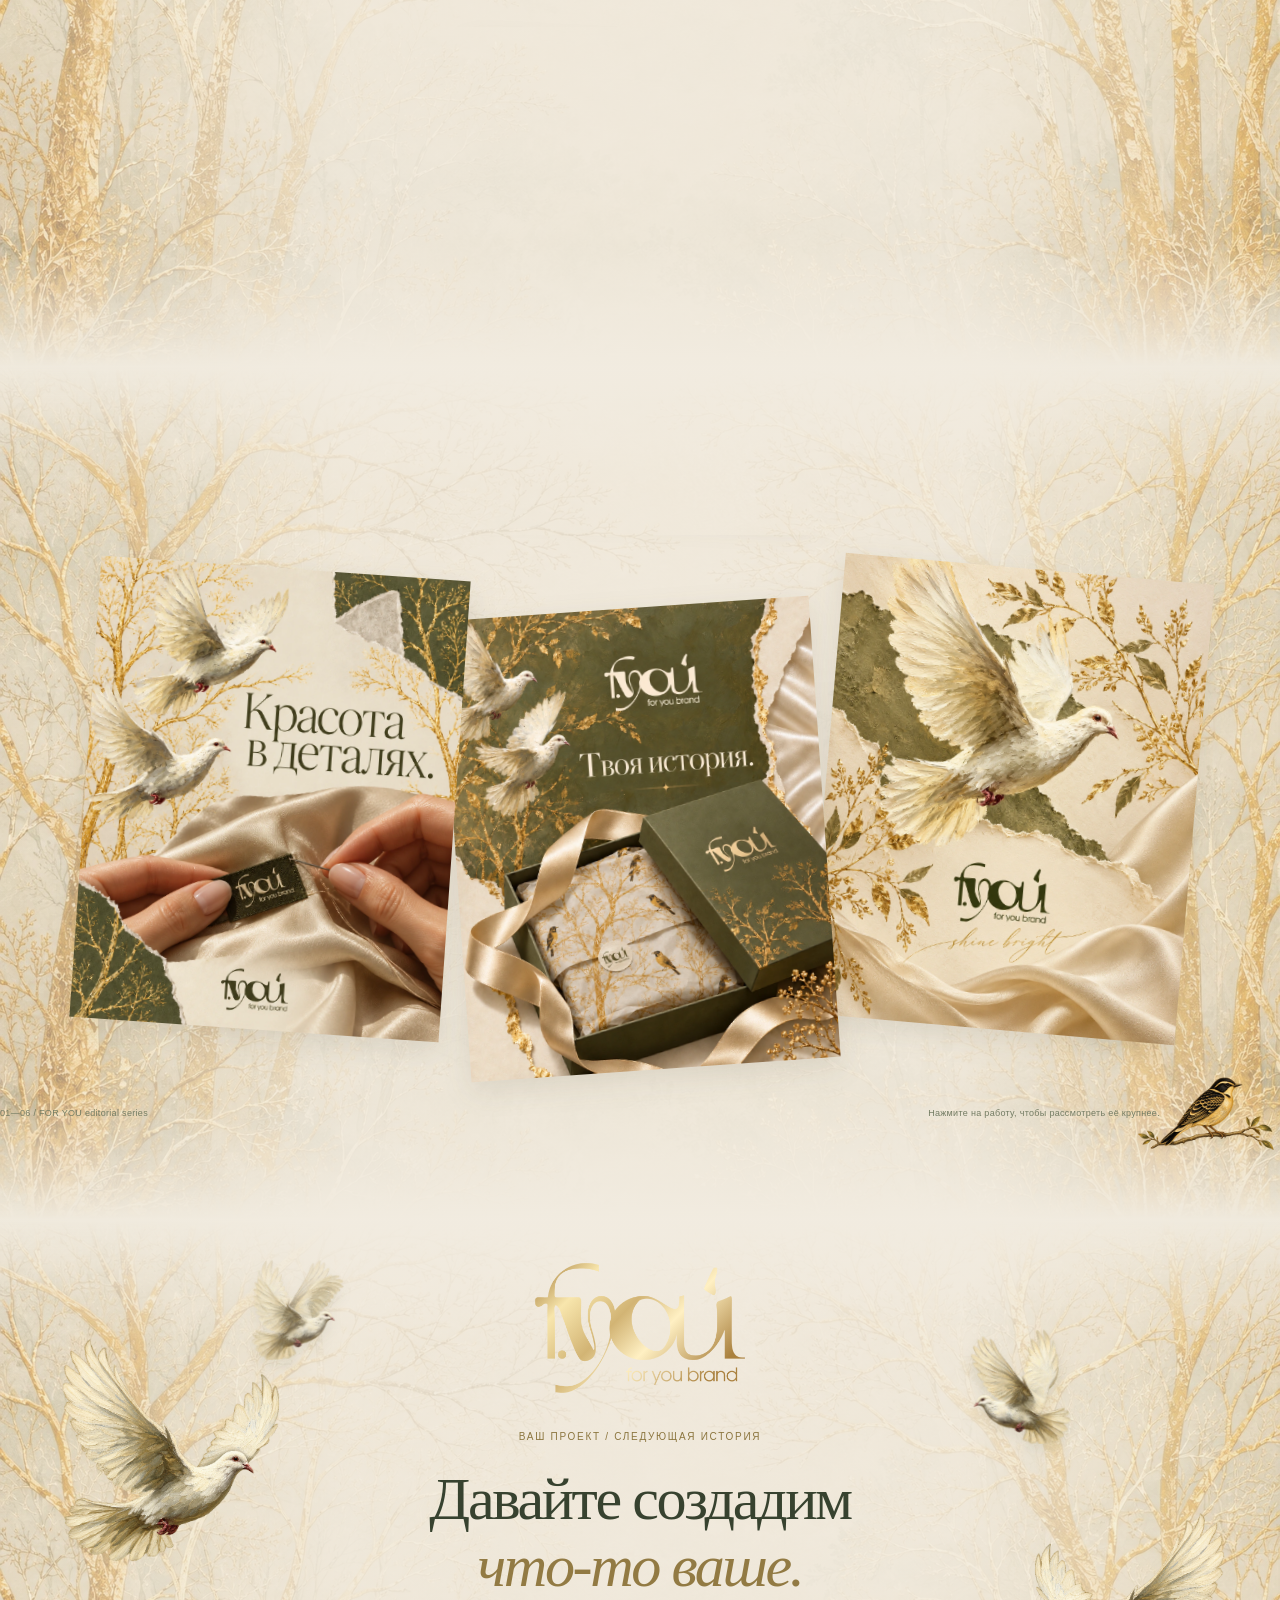
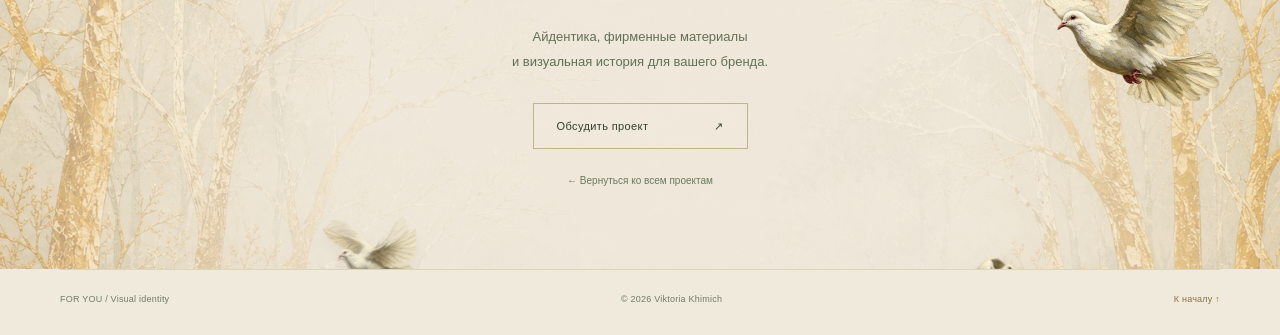
<file: for-you.html>
<!DOCTYPE html><html lang="ru" class="fy-document"><head><meta charset="utf-8"><meta name="viewport" content="width=device-width,initial-scale=1"><title>FOR YOU — визуальная айдентика | Виктория Химич</title><meta name="description" content="FOR YOU: визуальная история бренда одежды. Авторский логотип, упаковка, печатные материалы, публикации. Дизайн Виктории Химич."><meta name="theme-color" content="#454c35"><link rel="canonical" href="https://vikkiwwats.github.io/vikportfolio/for-you.html"><meta property="og:type" content="website"><meta property="og:locale" content="ru_RU"><meta property="og:title" content="FOR YOU — Shine Bright"><meta property="og:description" content="Визуальная история бренда одежды. Авторская айдентика Виктории Химич."><meta property="og:url" content="https://vikkiwwats.github.io/vikportfolio/for-you.html"><meta property="og:image" content="https://vikkiwwats.github.io/vikportfolio/assets/images/for-you/luxe-hero.webp"><meta name="twitter:card" content="summary_large_image"><link rel="icon" type="image/svg+xml" href="assets/favicon.svg"><link rel="stylesheet" href="assets/foryou.css?v=sharp-nav-6"><script src="assets/foryou.js?v=cinematic-3" defer></script></head><body class="fy-page fy-editorial"><a class="fy-skip" href="#main">Перейти к содержимому</a><header class="fy-header"><div class="fy-shell fy-nav"><a class="fy-back" href="index.html#work">← <span>Портфолио</span></a><a class="fy-nav-brand" href="#main" aria-label="FOR YOU — к началу"><img src="assets/for-you-logo-white-vector.svg" alt="FOR YOU" decoding="async" width="1607" height="995"></a><nav aria-label="Разделы проекта"><a href="#packaging">Упаковка</a><a href="#print">Печать</a><a href="#publications">Публикации</a><button class="fy-motion-toggle" type="button" data-motion-toggle aria-pressed="false" aria-label="Приостановить анимацию"><span aria-hidden="true">Ⅱ</span></button></nav></div></header><main id="main"><section class="fy-hero fy-cinematic fy-scene" aria-labelledby="fy-title">
<img class="fy-oil-bg" src="assets/images/for-you/enchanted-oil-sky.webp" alt="" fetchpriority="high" decoding="async" width="1536" height="1024">
<div class="fy-cinema-light" aria-hidden="true"></div>
<div class="fy-cinema-dust" aria-hidden="true"><i></i><i></i><i></i><i></i><i></i></div>
<div class="fy-cinema-stage">
<div class="fy-cinema-overline fy-shell"><span>FOR YOU / Визуальная айдентика</span><span>Fashion &amp; feeling</span></div>
<div class="fy-cinema-layout fy-shell">
<div class="fy-cinema-intro">
<h1 class="fy-sr" id="fy-title">FOR YOU — визуальная история бренда одежды.</h1>
<div class="fy-cinema-brand"><div class="fy-cinema-wordmark"><img src="assets/for-you-logo.svg" alt="FOR YOU / for you brand" fetchpriority="high" decoding="async" width="1607" height="995"><span class="fy-cinema-sheen" aria-hidden="true"></span></div>
<span class="fy-cinema-signature" role="img" aria-label="Shine Bright"></span></div>
<p class="fy-cinema-description">Для тебя, о тебе,<br>о твоей внутренней сути.</p>
<a class="fy-cinema-link" href="#identity"><span>Открыть историю</span><span class="fy-cinema-arrow" aria-hidden="true">↓</span></a>
</div></div>
<div class="fy-cinema-dove" aria-hidden="true"><div class="fy-cinema-dove-facing"><img src="assets/images/for-you/editorial-painted-dove.webp" alt="" fetchpriority="high" decoding="async" width="1254" height="1254"></div></div>
<span class="fy-bird fy-cinema-flight-1" data-wing-bird data-species="dove" data-phase="1.4" aria-hidden="true"><span class="fy-bird-motion"><i class="fy-wing-frame fy-frame-0"></i><i class="fy-wing-frame fy-frame-1"></i><i class="fy-wing-frame fy-frame-2"></i><i class="fy-wing-frame fy-frame-3"></i></span></span><span class="fy-bird fy-cinema-flight-2" data-wing-bird data-species="dove" data-phase="3.7" aria-hidden="true"><span class="fy-bird-motion"><i class="fy-wing-frame fy-frame-0"></i><i class="fy-wing-frame fy-frame-1"></i><i class="fy-wing-frame fy-frame-2"></i><i class="fy-wing-frame fy-frame-3"></i></span></span><span class="fy-bird fy-cinema-flight-3" data-wing-bird data-species="dove" data-phase="5.1" aria-hidden="true"><span class="fy-bird-motion"><i class="fy-wing-frame fy-frame-0"></i><i class="fy-wing-frame fy-frame-1"></i><i class="fy-wing-frame fy-frame-2"></i><i class="fy-wing-frame fy-frame-3"></i></span></span>
<div class="fy-cinema-foot fy-shell"><span>Логотип · Упаковка · Digital</span><span class="fy-cinema-scroll"><i aria-hidden="true"></i>Прокрутите, чтобы увидеть проект</span><span>Дизайн — Виктория Химич</span></div>
</div></section><div class="fy-world"><section class="fy-prologue fy-scene fy-shell" id="identity" aria-labelledby="identity-title"><div class="fy-prologue-mark" data-reveal><img src="assets/for-you-logo.svg" alt="Авторский логотип FOR YOU с подписью for you brand." loading="lazy" decoding="async" width="1607" height="995"><span>Авторская айдентика / FOR YOU</span></div><span class="fy-perch fy-perch-identity" aria-hidden="true" style="--perch-delay:-2s"><img src="assets/images/for-you/cinematic-songbird-perch.webp" alt="" loading="lazy" decoding="async" width="1536" height="1024"></span><div class="fy-prologue-copy" data-reveal><p class="fy-eyebrow">Характер бренда</p><h2 id="identity-title">Мягкость линий.<br><em>Сила характера.</em></h2><p>Я создала логотип и визуальную айдентику FOR YOU: фирменную графику, оформление носителей, печатные материалы и оформление соцсетей.</p><p>Оливковый, молочный и шампань. Пластика букв, лёгкость ткани и золотые ветви — детали одного визуального мира.</p><div class="fy-palette" aria-label="Палитра бренда: оливковый, молочный, шампань"><i></i><i></i><i></i><span>Olive · Ivory · Champagne</span></div></div><span class="fy-bird fy-prologue-bird" data-wing-bird data-species="songbird" data-phase="2.1" aria-hidden="true"><span class="fy-bird-motion"><i class="fy-wing-frame fy-frame-0"></i><i class="fy-wing-frame fy-frame-1"></i><i class="fy-wing-frame fy-frame-2"></i><i class="fy-wing-frame fy-frame-3"></i></span></span></section><section class="fy-chapter fy-scene" id="packaging" aria-labelledby="packaging-title"><div class="fy-chapter-heading fy-shell" data-reveal><p class="fy-eyebrow">01 / Упаковка</p><h2 id="packaging-title">Распаковать<br><em>предвкушение.</em></h2><p class="fy-chapter-copy">Мягкие мешочки, открытая коробка с фирменной бумагой, ленты и стикеры. Каждый элемент продолжает историю бренда.</p></div><span class="fy-perch fy-perch-pack-top" aria-hidden="true" style="--perch-delay:-1s"><img src="assets/images/for-you/cinematic-songbird-perch.webp" alt="" loading="lazy" decoding="async" width="1536" height="1024"></span><span class="fy-perch fy-perch-pack-low" aria-hidden="true" style="--perch-delay:-4s"><img src="assets/images/for-you/cinematic-songbird-perch.webp" alt="" loading="lazy" decoding="async" width="1536" height="1024"></span><div class="fy-composition fy-pack-composition fy-shell"><a class="fy-artwork fy-pack-main" href="assets/images/for-you/editorial-pouch-family.webp" data-gallery data-gallery-group="packaging" data-caption="Мешочки FOR YOU в оливковом и молочном цветах, коробка и бирки." aria-label="Рассмотреть: Мешочки FOR YOU в оливковом и молочном цветах, коробка и бирки."><img src="assets/images/for-you/editorial-pouch-family.webp" alt="Мешочки FOR YOU в оливковом и молочном цветах, коробка и бирки." loading="lazy" decoding="async" width="1536" height="1024"><span class="fy-view-hint" aria-hidden="true">Рассмотреть ↗</span></a><a class="fy-artwork fy-pack-open" href="assets/images/for-you/editorial-open-box.webp" data-gallery data-gallery-group="packaging" data-caption="Открытая оливковая коробка FOR YOU с золотым знаком, подписью и бумагой с птицами." aria-label="Рассмотреть: Открытая оливковая коробка FOR YOU с золотым знаком, подписью и бумагой с птицами."><img src="assets/images/for-you/editorial-open-box.webp" alt="Открытая оливковая коробка FOR YOU с золотым знаком, подписью и бумагой с птицами." loading="lazy" decoding="async" width="1536" height="1024"><span class="fy-view-hint" aria-hidden="true">Рассмотреть ↗</span></a><a class="fy-artwork fy-pack-details" href="assets/images/for-you/editorial-ribbon-stickers.webp" data-gallery data-gallery-group="packaging" data-caption="Фирменные ленты и стикеры FOR YOU в оливковых и молочных оттенках." aria-label="Рассмотреть: Фирменные ленты и стикеры FOR YOU в оливковых и молочных оттенках."><img src="assets/images/for-you/editorial-ribbon-stickers.webp" alt="Фирменные ленты и стикеры FOR YOU в оливковых и молочных оттенках." loading="lazy" decoding="async" width="1536" height="1024"><span class="fy-view-hint" aria-hidden="true">Рассмотреть ↗</span></a></div><p class="fy-scene-note fy-shell">Концептуальная визуализация упаковки и фирменных деталей.</p></section><section class="fy-chapter fy-scene" id="print" aria-labelledby="print-title"><div class="fy-chapter-heading fy-shell" data-reveal><p class="fy-eyebrow">02 / Печатные материалы</p><h2 id="print-title">Прикосновение<br><em>к истории.</em></h2><p class="fy-chapter-copy">Золотая шелкография на сертификате, тиснение на визитке, фактура дизайнерского картона. Авторская графика — в предметной подаче.</p></div><span class="fy-perch fy-perch-print-top" aria-hidden="true" style="--perch-delay:-3s"><img src="assets/images/for-you/cinematic-songbird-perch.webp" alt="" loading="lazy" decoding="async" width="1536" height="1024"></span><span class="fy-perch fy-perch-print-low" aria-hidden="true" style="--perch-delay:-5s"><img src="assets/images/for-you/cinematic-songbird-perch.webp" alt="" loading="lazy" decoding="async" width="1536" height="1024"></span><div class="fy-composition fy-print-composition fy-shell"><a class="fy-artwork fy-print-certificate" href="assets/images/for-you/botanical-certificate.webp" data-gallery data-gallery-group="print" data-caption="Подарочный сертификат FOR YOU на дизайнерском картоне: золотая шелкографическая печать, оливковый конверт." aria-label="Рассмотреть: Подарочный сертификат FOR YOU на дизайнерском картоне: золотая шелкографическая печать, оливковый конверт."><img src="assets/images/for-you/botanical-certificate.webp" alt="Подарочный сертификат FOR YOU на дизайнерском картоне: золотая шелкографическая печать, оливковый конверт." loading="lazy" decoding="async" width="1536" height="1024"><span class="fy-view-hint" aria-hidden="true">Рассмотреть ↗</span></a><a class="fy-artwork fy-print-cards" href="assets/images/for-you/botanical-business-card.webp" data-gallery data-gallery-group="print" data-caption="Визитка FOR YOU на дизайнерском картоне с золотым тиснением авторского знака." aria-label="Рассмотреть: Визитка FOR YOU на дизайнерском картоне с золотым тиснением авторского знака."><img src="assets/images/for-you/botanical-business-card.webp" alt="Визитка FOR YOU на дизайнерском картоне с золотым тиснением авторского знака." loading="lazy" decoding="async" width="1536" height="1024"><span class="fy-view-hint" aria-hidden="true">Рассмотреть ↗</span></a><a class="fy-artwork fy-print-sewing" href="assets/images/for-you/editorial-hand-sewn-label.webp" data-gallery data-gallery-group="print" data-caption="Тканевую этикетку FOR YOU пришивают вручную к бежевому шёлку." aria-label="Рассмотреть: Тканевую этикетку FOR YOU пришивают вручную к бежевому шёлку."><img src="assets/images/for-you/editorial-hand-sewn-label.webp" alt="Тканевую этикетку FOR YOU пришивают вручную к бежевому шёлку." loading="lazy" decoding="async" width="1536" height="1024"><span class="fy-view-hint" aria-hidden="true">Рассмотреть ↗</span></a></div><div class="fy-source-note fy-shell"><p>Визуализации на основе авторской айдентики.</p><div><a href="assets/images/for-you/gift-certificate.webp" data-gallery data-gallery-group="originals" data-caption="Оригинальный авторский макет подарочного сертификата FOR YOU.">Сертификат / исходный макет ↗</a><a href="assets/images/for-you/author-business-cards.webp" data-gallery data-gallery-group="originals" data-caption="Оригинальные авторские визитки FOR YOU: две стороны.">Визитки / исходный макет ↗</a></div></div></section><section class="fy-chapter fy-scene fy-posts-section" id="publications" aria-labelledby="publications-title"><div class="fy-chapter-heading fy-shell" data-reveal><p class="fy-eyebrow">03 / Публикации</p><h2 id="publications-title">Один характер.<br><em>Шесть настроений.</em></h2><p class="fy-chapter-copy">Новая концептуальная серия для соцсетей: ткань, птицы, ручные детали и типографика FOR YOU.</p></div><span class="fy-perch fy-perch-post-top" aria-hidden="true" style="--perch-delay:-2s"><img src="assets/images/for-you/cinematic-songbird-perch.webp" alt="" loading="lazy" decoding="async" width="1536" height="1024"></span><span class="fy-perch fy-perch-post-low" aria-hidden="true" style="--perch-delay:-6s"><img src="assets/images/for-you/cinematic-songbird-perch.webp" alt="" loading="lazy" decoding="async" width="1536" height="1024"></span><div class="fy-posts-composition fy-shell"><a class="fy-artwork fy-post fy-post-1" href="assets/images/for-you/editorial-post-01.webp" data-gallery data-gallery-group="publications" data-caption="FOR YOU / Концептуальная публикация 1 из 6. Shine bright / ткань и свет." aria-label="Рассмотреть: Публикация 01: Shine bright / ткань и свет."><img src="assets/images/for-you/editorial-post-01.webp" alt="Публикация 01: Shine bright / ткань и свет." loading="lazy" decoding="async" width="1122" height="1402"><span class="fy-view-hint" aria-hidden="true">Рассмотреть ↗</span></a><a class="fy-artwork fy-post fy-post-2" href="assets/images/for-you/editorial-post-02.webp" data-gallery data-gallery-group="publications" data-caption="FOR YOU / Концептуальная публикация 2 из 6. Для тебя / о бренде." aria-label="Рассмотреть: Публикация 02: Для тебя / о бренде."><img src="assets/images/for-you/editorial-post-02.webp" alt="Публикация 02: Для тебя / о бренде." loading="lazy" decoding="async" width="1122" height="1402"><span class="fy-view-hint" aria-hidden="true">Рассмотреть ↗</span></a><a class="fy-artwork fy-post fy-post-3" href="assets/images/for-you/editorial-post-03.webp" data-gallery data-gallery-group="publications" data-caption="FOR YOU / Концептуальная публикация 3 из 6. Мягкость — это сила." aria-label="Рассмотреть: Публикация 03: Мягкость — это сила."><img src="assets/images/for-you/editorial-post-03.webp" alt="Публикация 03: Мягкость — это сила." loading="lazy" decoding="async" width="1122" height="1402"><span class="fy-view-hint" aria-hidden="true">Рассмотреть ↗</span></a><a class="fy-artwork fy-post fy-post-4" href="assets/images/for-you/editorial-post-04.webp" data-gallery data-gallery-group="publications" data-caption="FOR YOU / Концептуальная публикация 4 из 6. Красота в деталях." aria-label="Рассмотреть: Публикация 04: Красота в деталях."><img src="assets/images/for-you/editorial-post-04.webp" alt="Публикация 04: Красота в деталях." loading="lazy" decoding="async" width="1122" height="1402"><span class="fy-view-hint" aria-hidden="true">Рассмотреть ↗</span></a><a class="fy-artwork fy-post fy-post-5" href="assets/images/for-you/editorial-post-05.webp" data-gallery data-gallery-group="publications" data-caption="FOR YOU / Концептуальная публикация 5 из 6. Твоя история / упаковка." aria-label="Рассмотреть: Публикация 05: Твоя история / упаковка."><img src="assets/images/for-you/editorial-post-05.webp" alt="Публикация 05: Твоя история / упаковка." loading="lazy" decoding="async" width="1122" height="1402"><span class="fy-view-hint" aria-hidden="true">Рассмотреть ↗</span></a><a class="fy-artwork fy-post fy-post-6" href="assets/images/for-you/editorial-post-06.webp" data-gallery data-gallery-group="publications" data-caption="FOR YOU / Концептуальная публикация 6 из 6. Shine bright / живописная история." aria-label="Рассмотреть: Публикация 06: Shine bright / живописная история."><img src="assets/images/for-you/editorial-post-06.webp" alt="Публикация 06: Shine bright / живописная история." loading="lazy" decoding="async" width="1122" height="1402"><span class="fy-view-hint" aria-hidden="true">Рассмотреть ↗</span></a></div><p class="fy-posts-note fy-shell"><span>01—06 / FOR YOU editorial series</span><span>Нажмите на работу, чтобы рассмотреть её крупнее.</span></p></section><section class="fy-closing fy-scene fy-shell" id="contact" aria-labelledby="contact-title"><img class="fy-closing-logo" src="assets/for-you-logo.svg" alt="FOR YOU" loading="lazy" decoding="async" width="1607" height="995"><p class="fy-eyebrow">Ваш проект / Следующая история</p><h2 id="contact-title">Давайте создадим<br><em>что-то ваше.</em></h2><p>Айдентика, фирменные материалы<br>и визуальная история для вашего бренда.</p><a class="fy-button" href="index.html#contact">Обсудить проект <span aria-hidden="true">↗</span></a><a class="fy-all-projects" href="index.html#work">← Вернуться ко всем проектам</a><div class="fy-finale-flock" aria-hidden="true"><div class="fy-finale-painted fy-finale-painted-left"><img src="assets/images/for-you/editorial-painted-dove.webp" alt="" loading="lazy" decoding="async" width="1254" height="1254"></div><div class="fy-finale-painted fy-finale-painted-right"><img src="assets/images/for-you/editorial-painted-dove.webp" alt="" loading="lazy" decoding="async" width="1254" height="1254"></div><span class="fy-bird fy-finale-bird-1" data-wing-bird data-species="dove" data-phase="1.3" aria-hidden="true"><span class="fy-bird-motion"><i class="fy-wing-frame fy-frame-0"></i><i class="fy-wing-frame fy-frame-1"></i><i class="fy-wing-frame fy-frame-2"></i><i class="fy-wing-frame fy-frame-3"></i></span></span><span class="fy-bird fy-finale-bird-2" data-wing-bird data-species="dove" data-phase="2.6" aria-hidden="true"><span class="fy-bird-motion"><i class="fy-wing-frame fy-frame-0"></i><i class="fy-wing-frame fy-frame-1"></i><i class="fy-wing-frame fy-frame-2"></i><i class="fy-wing-frame fy-frame-3"></i></span></span><span class="fy-bird fy-finale-bird-3" data-wing-bird data-species="dove" data-phase="3.9000000000000004" aria-hidden="true"><span class="fy-bird-motion"><i class="fy-wing-frame fy-frame-0"></i><i class="fy-wing-frame fy-frame-1"></i><i class="fy-wing-frame fy-frame-2"></i><i class="fy-wing-frame fy-frame-3"></i></span></span><span class="fy-bird fy-finale-bird-4" data-wing-bird data-species="dove" data-phase="5.2" aria-hidden="true"><span class="fy-bird-motion"><i class="fy-wing-frame fy-frame-0"></i><i class="fy-wing-frame fy-frame-1"></i><i class="fy-wing-frame fy-frame-2"></i><i class="fy-wing-frame fy-frame-3"></i></span></span></div></section></div></main><footer class="fy-footer fy-shell"><span>FOR YOU / Visual identity</span><span>© 2026 Viktoria Khimich</span><a href="#main">К началу ↑</a></footer><dialog class="fy-lightbox" data-lightbox aria-label="Просмотр работы" aria-describedby="lightbox-caption"><button class="fy-lightbox-close" data-close type="button" aria-label="Закрыть просмотр" autofocus>×</button><span class="fy-lightbox-counter" data-counter aria-live="polite"></span><button class="fy-lightbox-prev" data-prev type="button" aria-label="Предыдущая работа">←</button><div class="fy-lightbox-content"><img alt=""><p id="lightbox-caption" data-caption></p></div><button class="fy-lightbox-next" data-next type="button" aria-label="Следующая работа">→</button></dialog></body></html>
</file>
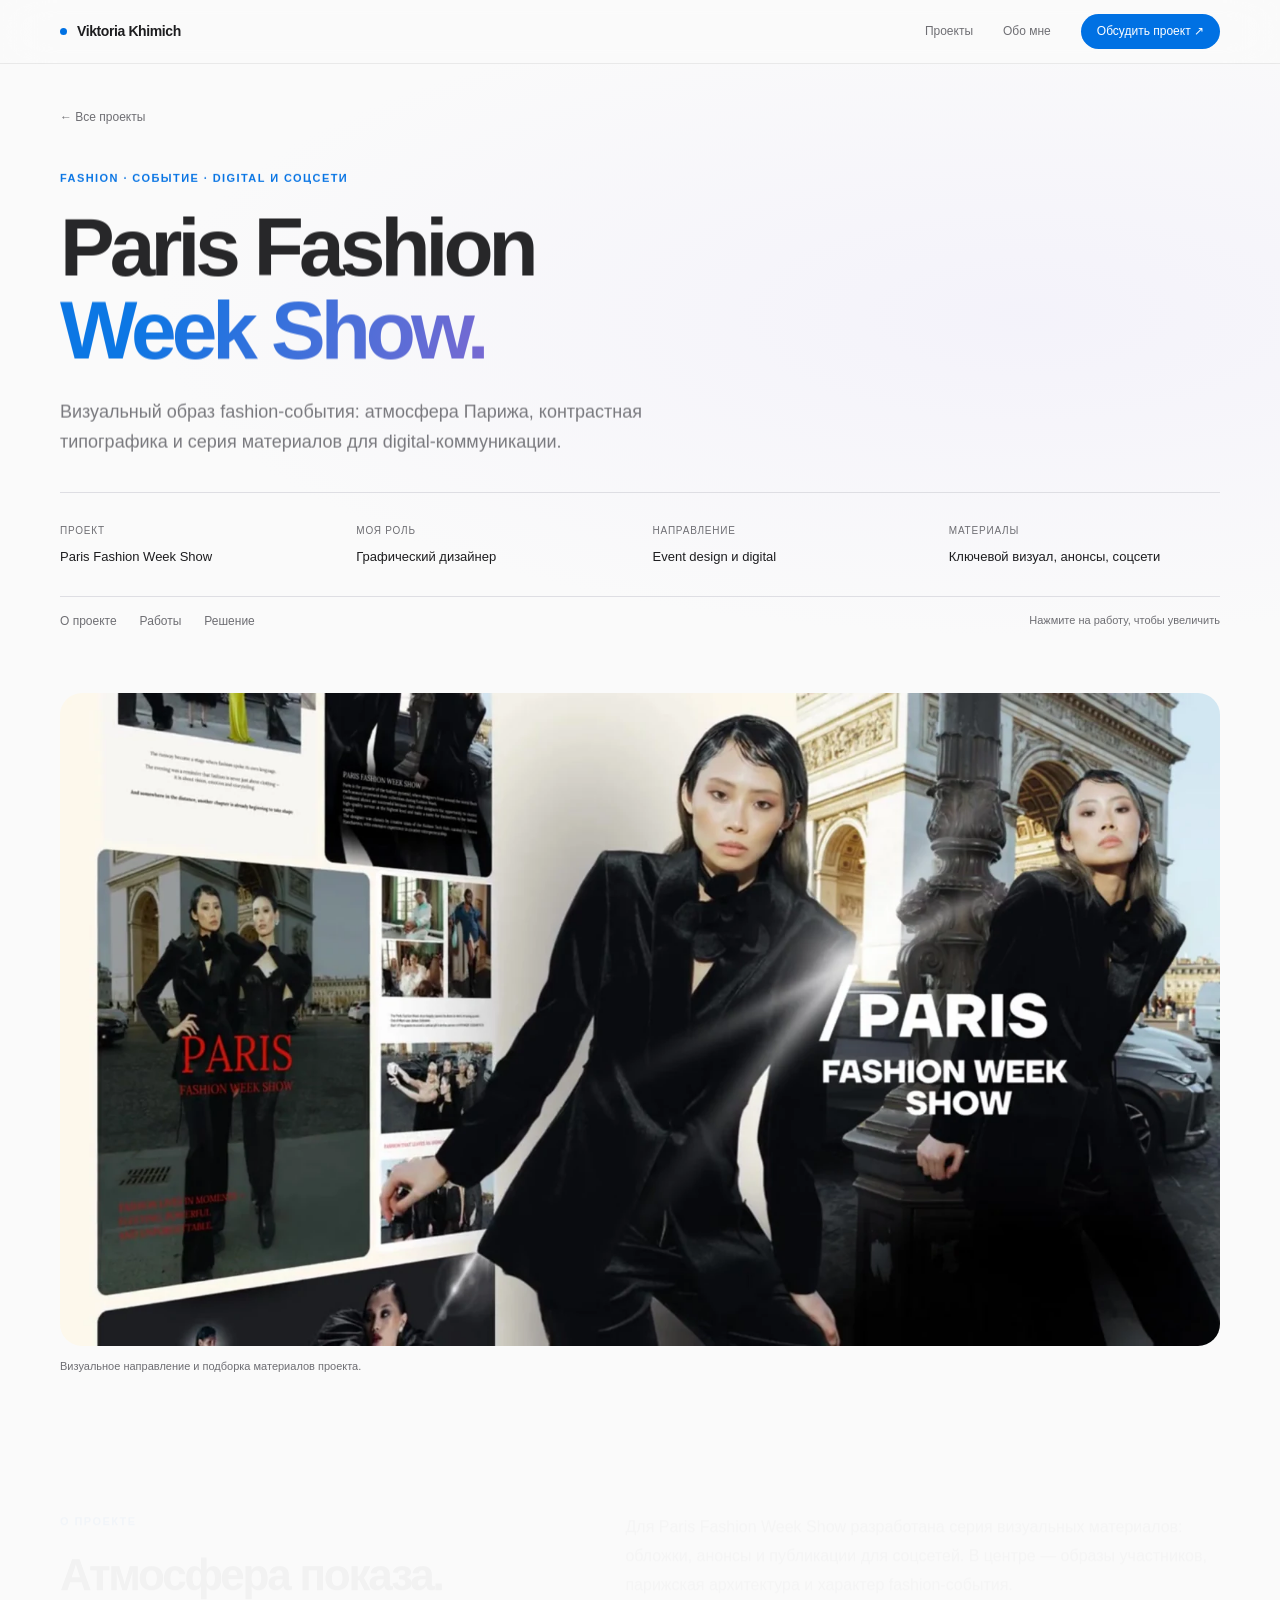
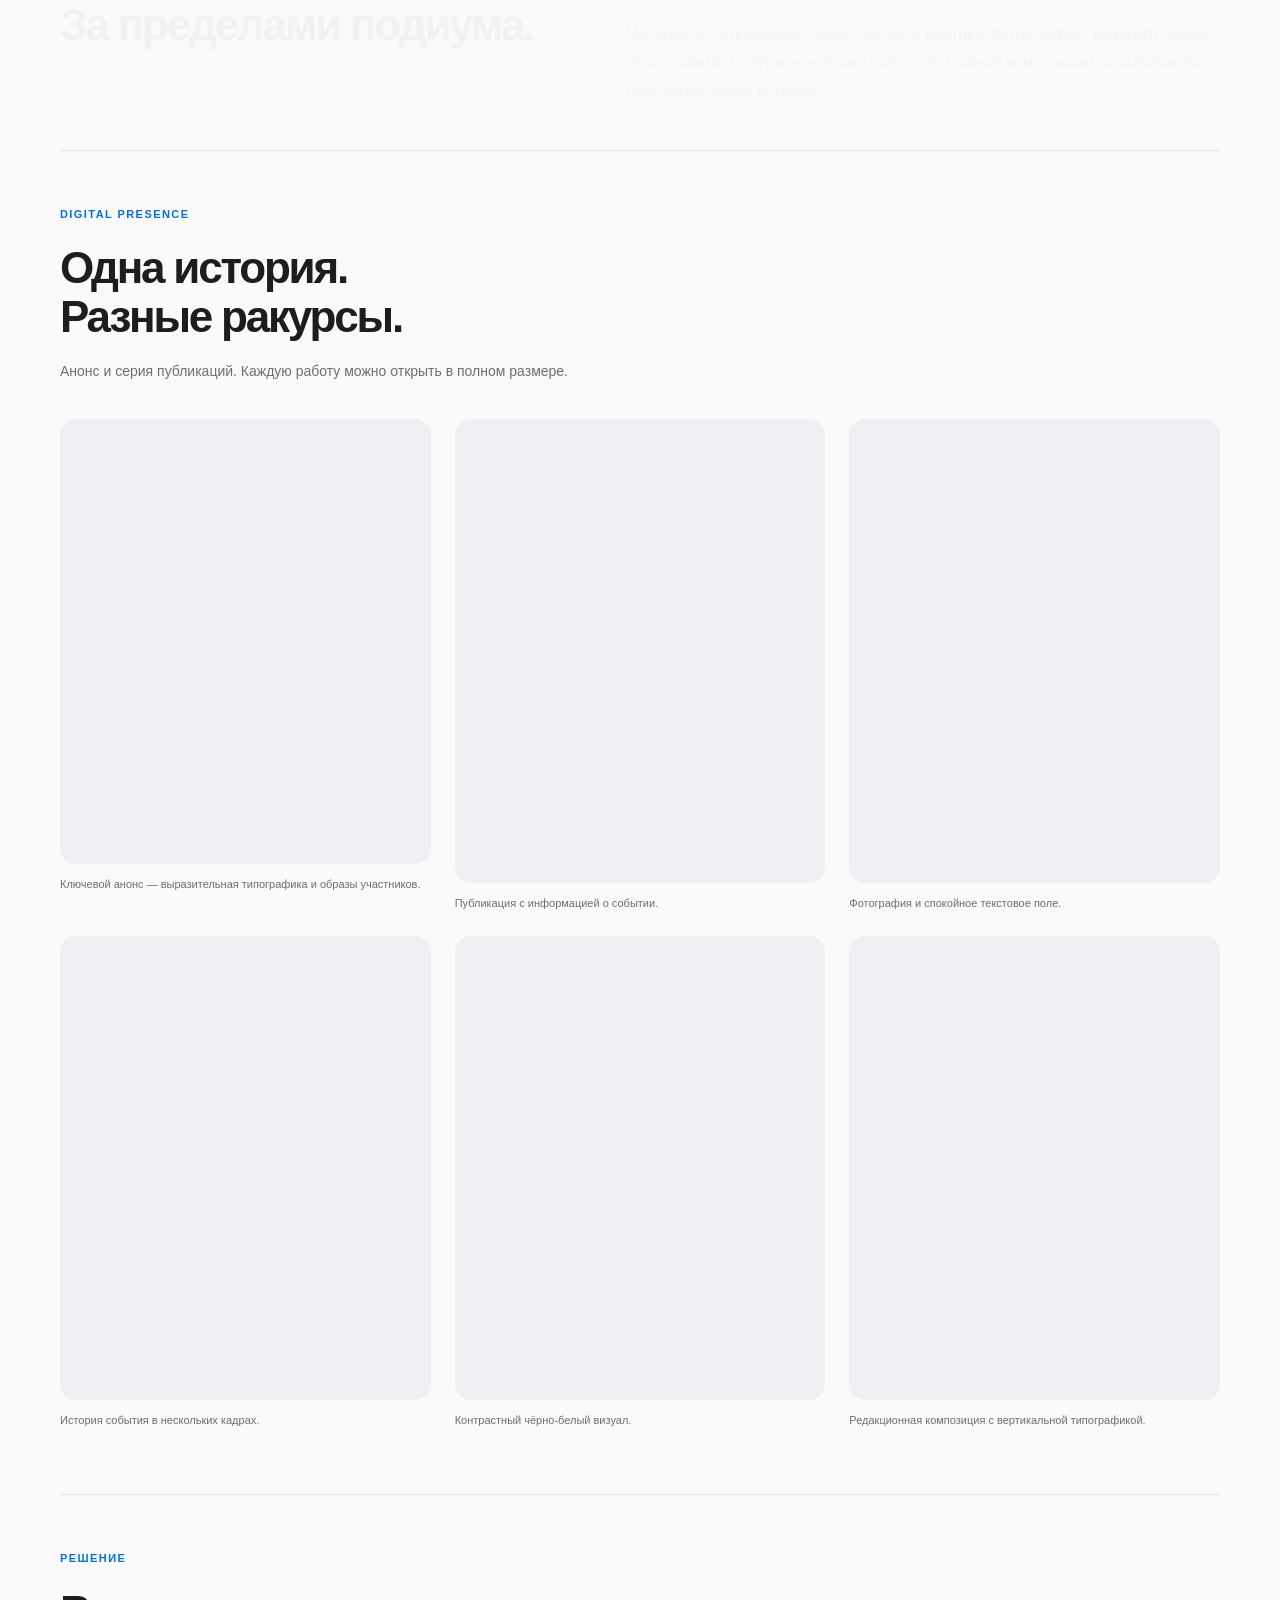
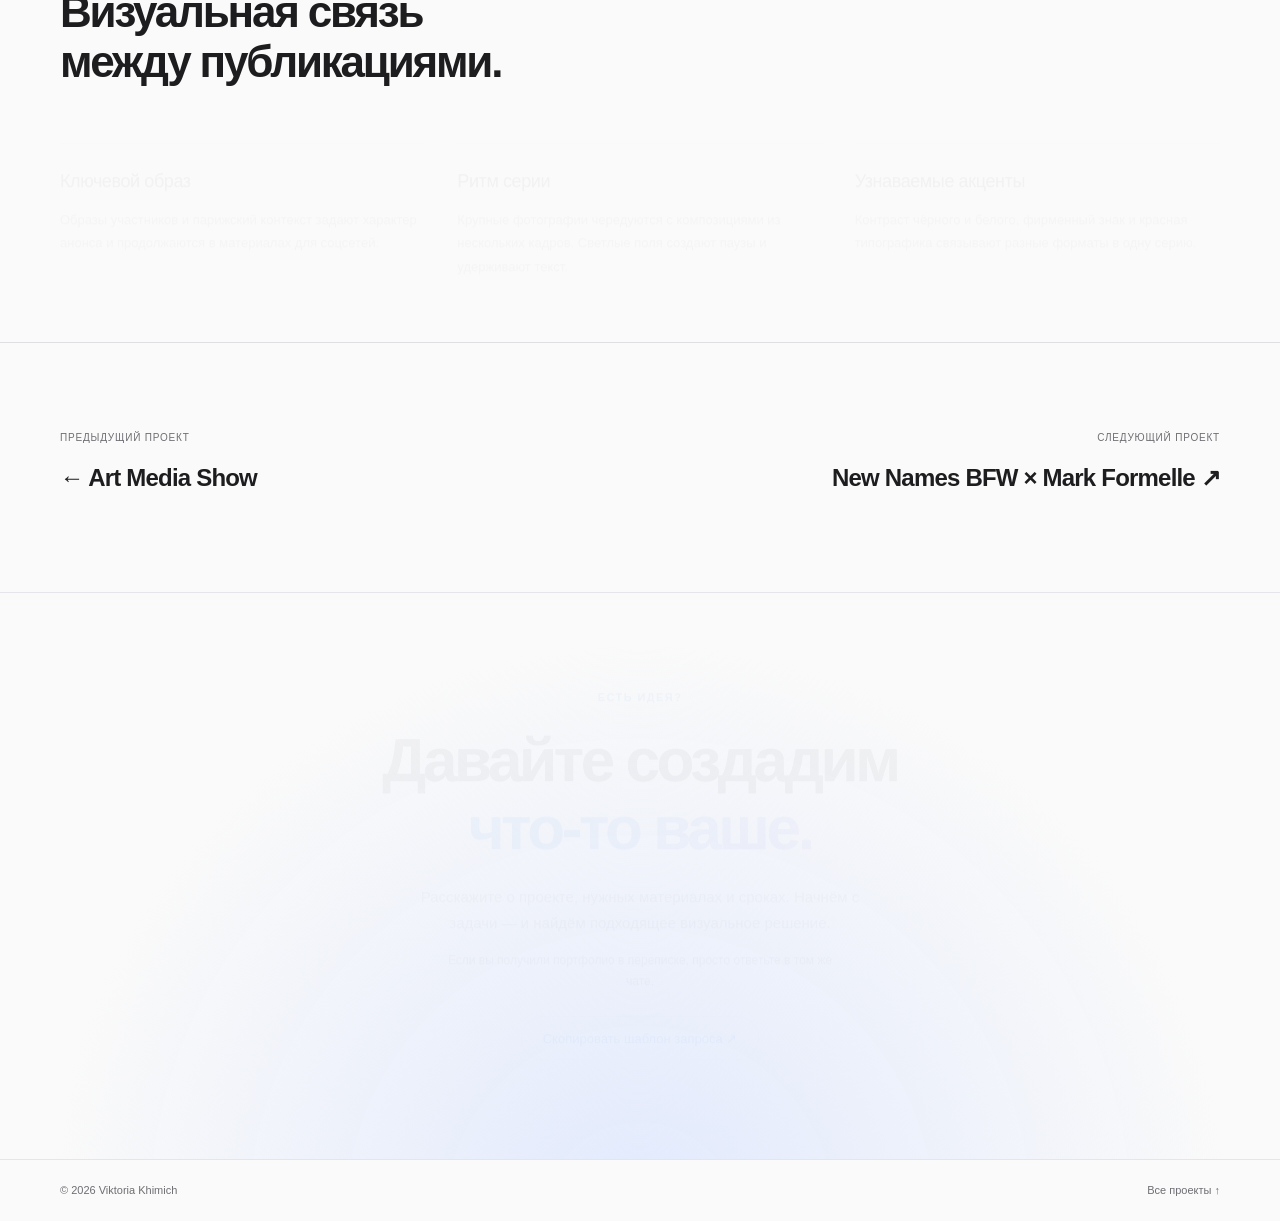
<file: paris-fashion-week.html>
<!DOCTYPE html><html lang="ru"><head><meta charset="utf-8"><meta name="viewport" content="width=device-width,initial-scale=1"><title>Paris Fashion Week Show — Виктория Химич</title><link rel="canonical" href="https://vikkiwwats.github.io/vikportfolio/pfwshow.html"><meta http-equiv="refresh" content="0;url=pfwshow.html"></head><body><p><a href="pfwshow.html">Открыть кейс Paris Fashion Week Show →</a></p></body></html>
</file>
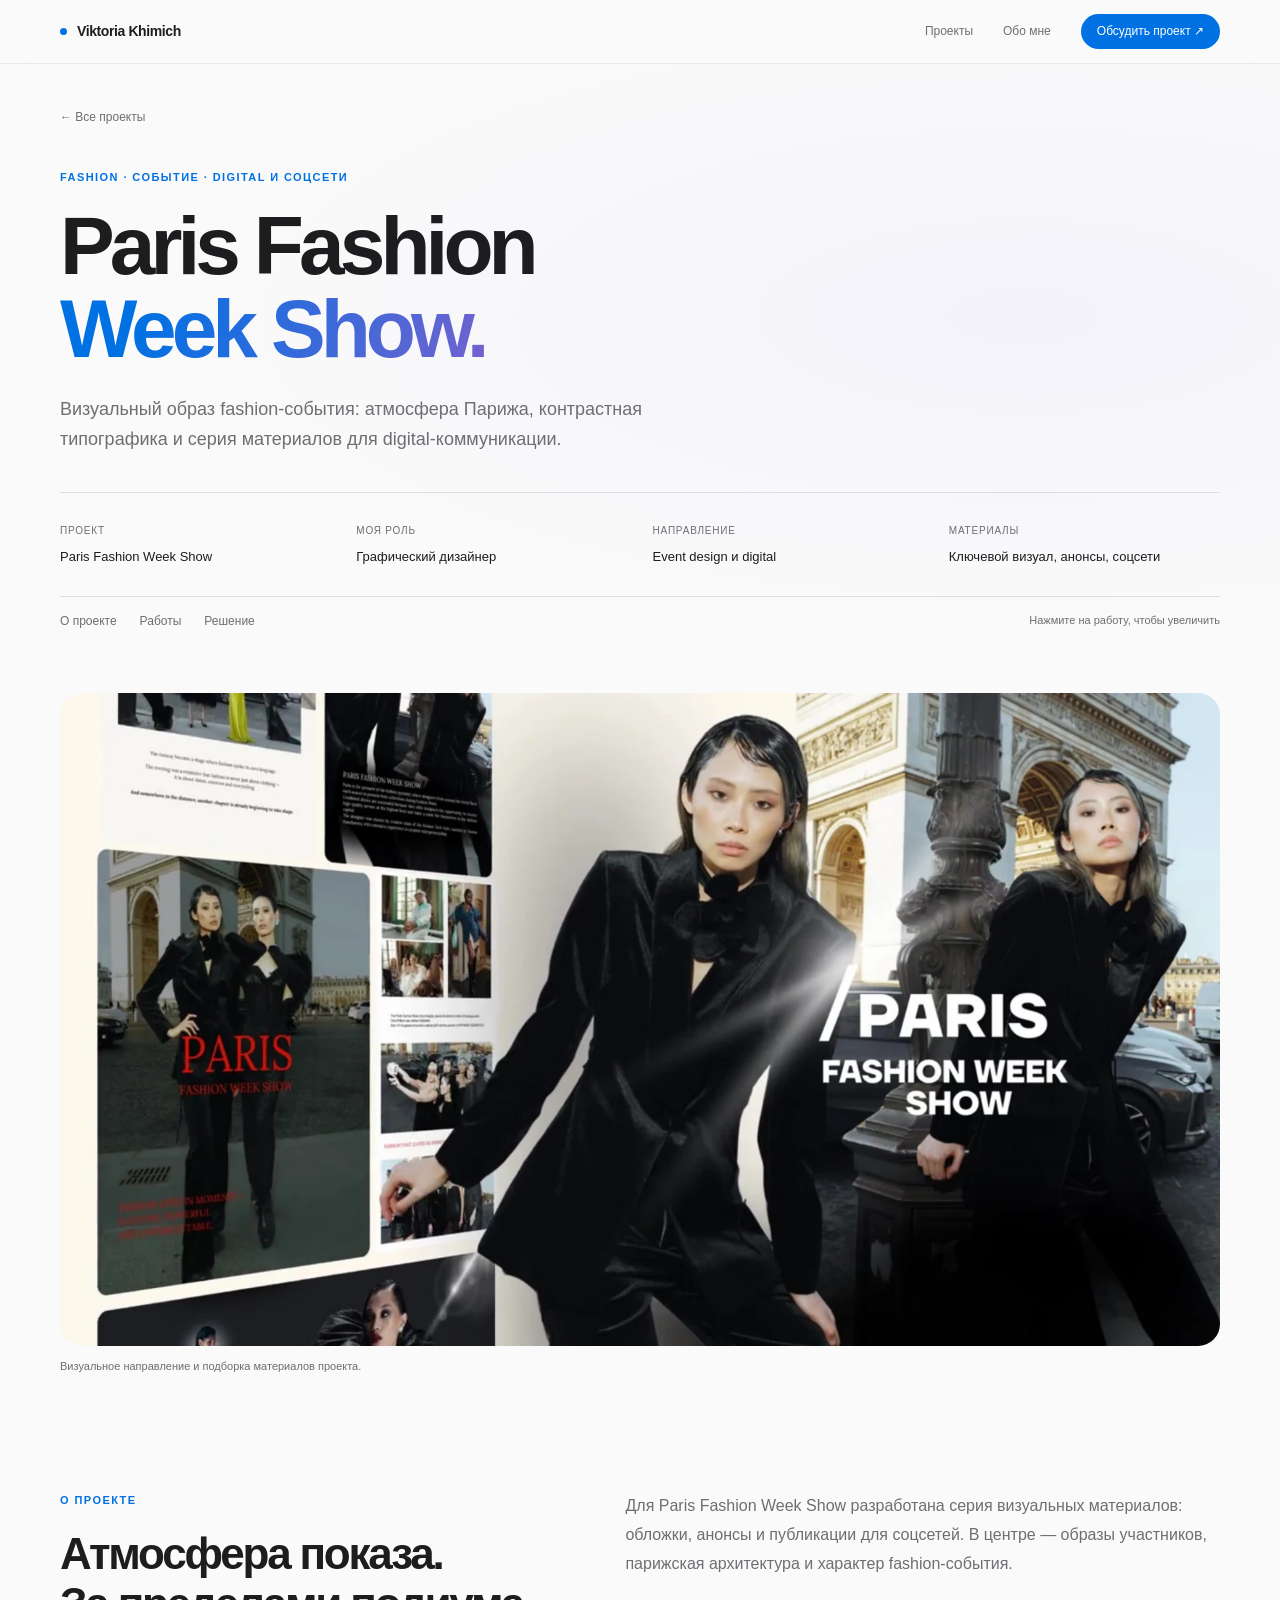
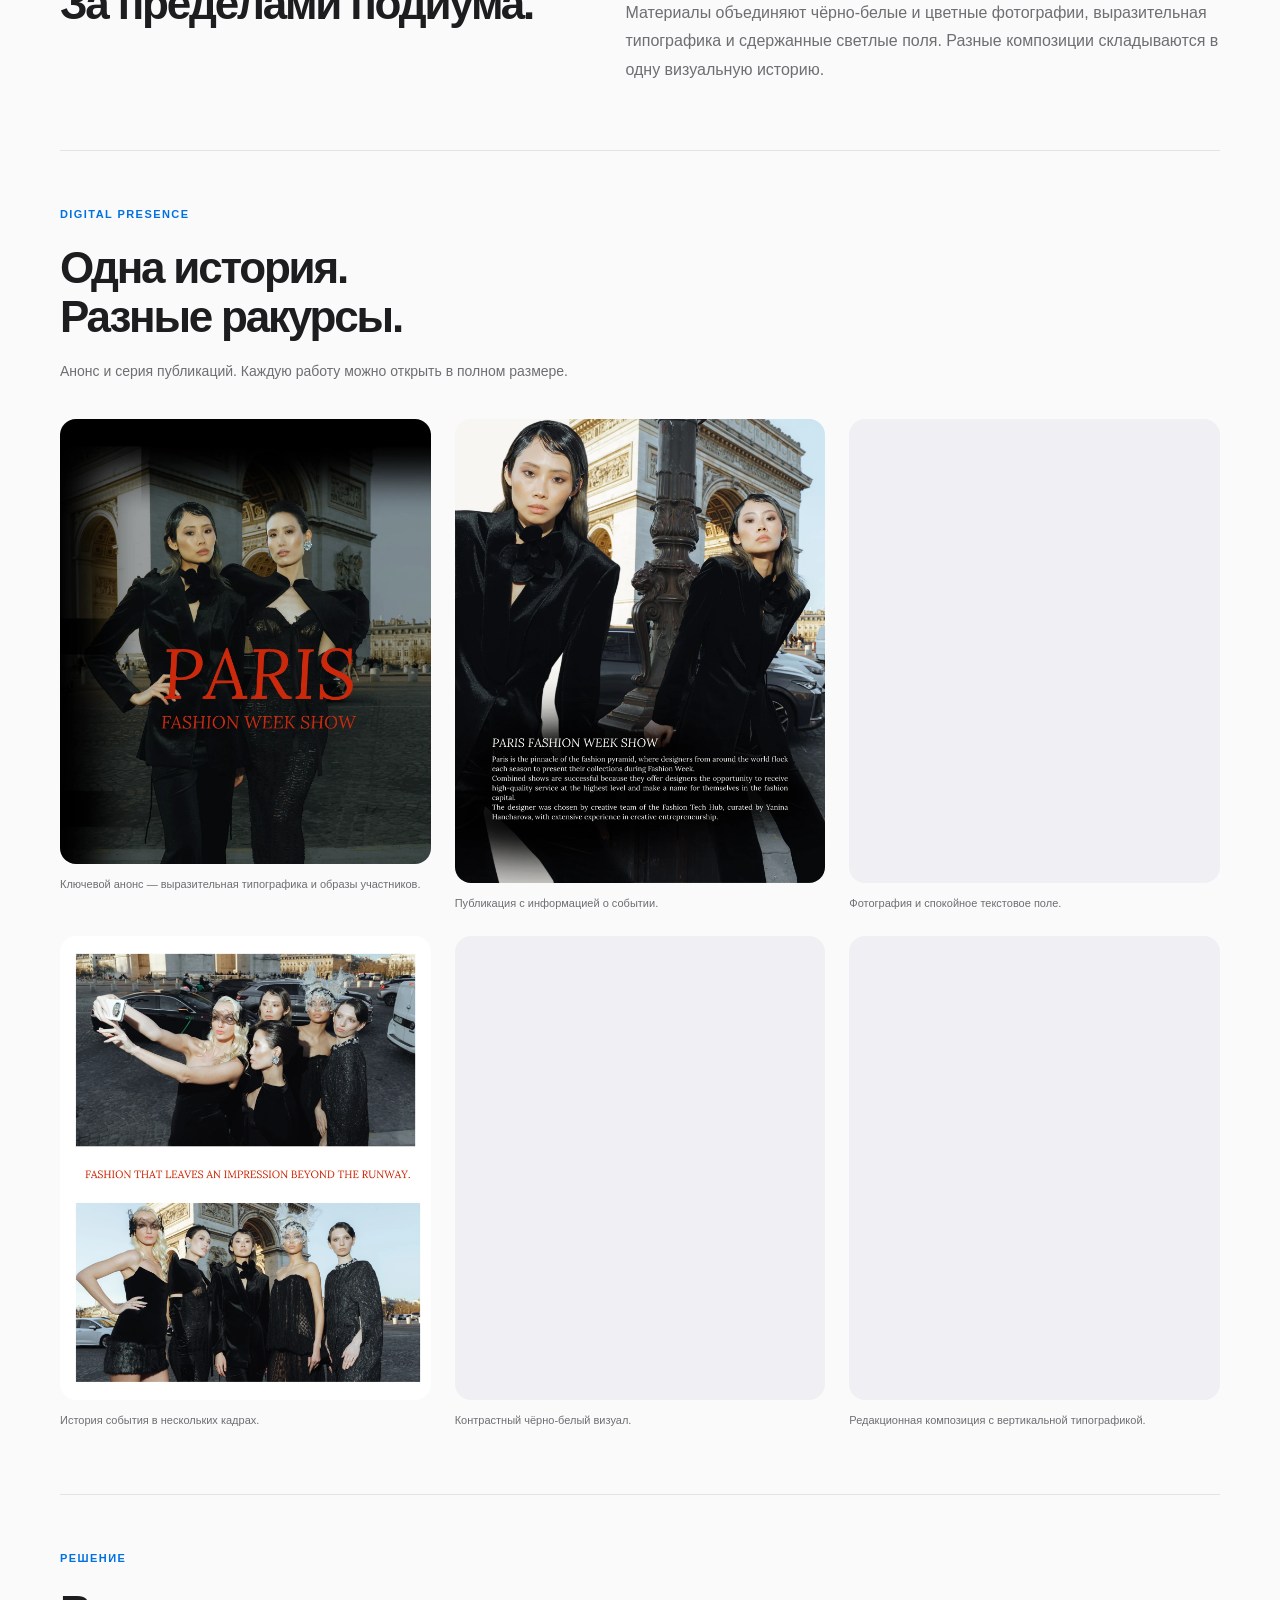
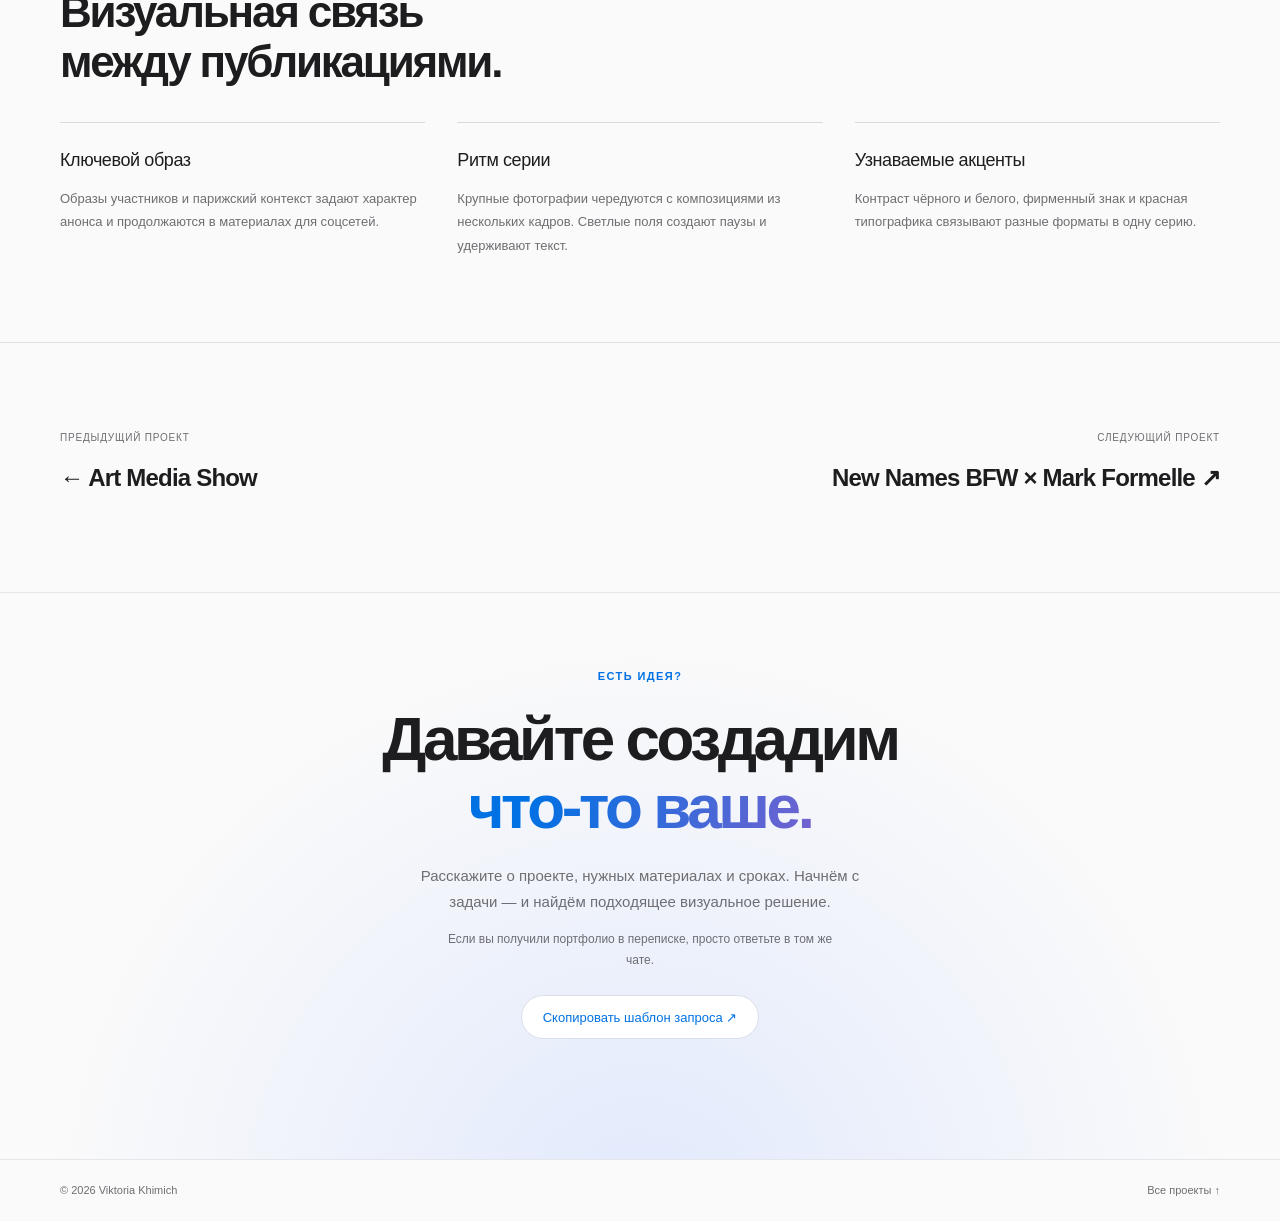
<file: pfwshow.html>
<!DOCTYPE html>
<html lang="ru"><head>
<meta charset="utf-8"><meta name="viewport" content="width=device-width,initial-scale=1">
<title>Paris Fashion Week Show — Виктория Химич</title><meta name="description" content="Визуальное оформление Paris Fashion Week Show: ключевой визуал, анонсы и публикации для соцсетей. Портфолио Виктории Химич.">
<meta name="theme-color" content="#fafafa"><link rel="canonical" href="https://vikkiwwats.github.io/vikportfolio/pfwshow.html">
<meta property="og:type" content="website"><meta property="og:locale" content="ru_RU"><meta property="og:title" content="Paris Fashion Week Show — Виктория Химич"><meta property="og:description" content="Визуальное оформление Paris Fashion Week Show: ключевой визуал, анонсы и публикации для соцсетей. Портфолио Виктории Химич."><meta property="og:url" content="https://vikkiwwats.github.io/vikportfolio/pfwshow.html"><meta property="og:image" content="https://vikkiwwats.github.io/vikportfolio/assets/images/pfw-cover.webp"><meta name="twitter:card" content="summary_large_image">
<link rel="icon" type="image/svg+xml" href="assets/favicon.svg"><link rel="stylesheet" href="assets/portfolio.css"><script src="assets/portfolio.js" defer></script>
</head><body><a class="skip-link" href="#main">Перейти к содержимому</a>
<header class="site-header"><div class="container nav-inner">
<a class="site-brand" href="index.html" aria-label="Виктория Химич — главная"><span class="brand-dot" aria-hidden="true"></span>Viktoria Khimich</a>
<nav class="site-nav" aria-label="Основная навигация"><a href="index.html#work">Проекты</a><a class="nav-about" href="index.html#about">Обо мне</a><a class="nav-contact" href="index.html#contact">Обсудить проект ↗</a></nav>
</div></header><main id="main"><section class="case-hero"><div class="container">
<a class="back-link" href="index.html#work">← Все проекты</a><span class="eyebrow hero-enter">Fashion · событие · digital и соцсети</span><h1 class="hero-enter delay-1">Paris Fashion<br><span class="gradient-text">Week Show.</span></h1><p class="case-lead hero-enter delay-2">Визуальный образ fashion-события: атмосфера Парижа, контрастная типографика и серия материалов для digital-коммуникации.</p><dl class="case-meta"><div><dt>Проект</dt><dd>Paris Fashion Week Show</dd></div><div><dt>Моя роль</dt><dd>Графический дизайнер</dd></div><div><dt>Направление</dt><dd>Event design и digital</dd></div><div><dt>Материалы</dt><dd>Ключевой визуал, анонсы, соцсети</dd></div></dl>
<div class="case-toolbar"><nav aria-label="Разделы кейса"><a href="#overview">О проекте</a><a href="#showcase">Работы</a><a href="#details">Решение</a></nav><span class="project-count">Нажмите на работу, чтобы увеличить</span></div>
</div></section><div class="case-cover container"><figure><a class="image-link" data-gallery data-caption="Визуальное направление и подборка материалов проекта." href="assets/images/pfw-cover.webp" aria-label="Увеличить: Общий визуал Paris Fashion Week Show с подборкой анонсов и публикаций"><img src="assets/images/pfw-cover.webp" alt="Общий визуал Paris Fashion Week Show с подборкой анонсов и публикаций" width="1600" height="900" loading="eager" decoding="async"></a><figcaption>Визуальное направление и подборка материалов проекта.</figcaption></figure></div><section class="case-section container" id="overview"><div class="case-overview" data-reveal><div><span class="eyebrow">О проекте</span><h2 class="section-title">Атмосфера показа.<br>За пределами подиума.</h2></div><div class="case-description"><p>Для Paris Fashion Week Show разработана серия визуальных материалов: обложки, анонсы и публикации для соцсетей. В центре — образы участников, парижская архитектура и характер fashion-события.</p><p>Материалы объединяют чёрно-белые и цветные фотографии, выразительная типографика и сдержанные светлые поля. Разные композиции складываются в одну визуальную историю.</p></div></div></section>
<section class="case-section container" id="showcase"><span class="eyebrow">Digital presence</span><h2 class="section-title">Одна история.<br>Разные ракурсы.</h2><p class="section-lead">Анонс и серия публикаций. Каждую работу можно открыть в полном размере.</p><div class="gallery portrait-gallery"><figure><a class="image-link" data-gallery data-caption="Ключевой анонс — выразительная типографика и образы участников." href="assets/images/pfw-poster.webp" aria-label="Увеличить: Анонс Paris Fashion Week Show с красной типографикой и моделями на фоне Триумфальной арки"><img src="assets/images/pfw-poster.webp" alt="Анонс Paris Fashion Week Show с красной типографикой и моделями на фоне Триумфальной арки" width="1400" height="1680" loading="lazy" decoding="async"></a><figcaption>Ключевой анонс — выразительная типографика и образы участников.</figcaption></figure><figure><a class="image-link" data-gallery data-caption="Публикация с информацией о событии." href="assets/images/pfw-social-01.webp" aria-label="Увеличить: Публикация Paris Fashion Week Show с моделями в чёрных образах и текстовым блоком"><img src="assets/images/pfw-social-01.webp" alt="Публикация Paris Fashion Week Show с моделями в чёрных образах и текстовым блоком" width="1400" height="1750" loading="lazy" decoding="async"></a><figcaption>Публикация с информацией о событии.</figcaption></figure><figure><a class="image-link" data-gallery data-caption="Фотография и спокойное текстовое поле." href="assets/images/pfw-social-02.webp" aria-label="Увеличить: Групповой fashion-кадр участников показа под сводами парижской архитектуры"><img src="assets/images/pfw-social-02.webp" alt="Групповой fashion-кадр участников показа под сводами парижской архитектуры" width="1400" height="1750" loading="lazy" decoding="async"></a><figcaption>Фотография и спокойное текстовое поле.</figcaption></figure><figure><a class="image-link" data-gallery data-caption="История события в нескольких кадрах." href="assets/images/pfw-social-03.webp" aria-label="Увеличить: Два кадра с участниками Paris Fashion Week Show и красным типографическим акцентом"><img src="assets/images/pfw-social-03.webp" alt="Два кадра с участниками Paris Fashion Week Show и красным типографическим акцентом" width="1400" height="1750" loading="lazy" decoding="async"></a><figcaption>История события в нескольких кадрах.</figcaption></figure><figure><a class="image-link" data-gallery data-caption="Контрастный чёрно-белый визуал." href="assets/images/pfw-social-04.webp" aria-label="Увеличить: Чёрно-белая композиция Paris Fashion Week Show с логотипом и текстом"><img src="assets/images/pfw-social-04.webp" alt="Чёрно-белая композиция Paris Fashion Week Show с логотипом и текстом" width="1400" height="1750" loading="lazy" decoding="async"></a><figcaption>Контрастный чёрно-белый визуал.</figcaption></figure><figure><a class="image-link" data-gallery data-caption="Редакционная композиция с вертикальной типографикой." href="assets/images/pfw-social-05.webp" aria-label="Увеличить: Чёрно-белая публикация с моделью, люстрой и вертикальным светлым текстовым полем"><img src="assets/images/pfw-social-05.webp" alt="Чёрно-белая публикация с моделью, люстрой и вертикальным светлым текстовым полем" width="1400" height="1750" loading="lazy" decoding="async"></a><figcaption>Редакционная композиция с вертикальной типографикой.</figcaption></figure></div></section><section class="case-section container" id="details"><span class="eyebrow">Решение</span><h2 class="section-title">Визуальная связь<br>между публикациями.</h2><div class="detail-grid" data-reveal><div class="detail-item"><h3>Ключевой образ</h3><p>Образы участников и парижский контекст задают характер анонса и продолжаются в материалах для соцсетей.</p></div><div class="detail-item"><h3>Ритм серии</h3><p>Крупные фотографии чередуются с композициями из нескольких кадров. Светлые поля создают паузы и удерживают текст.</p></div><div class="detail-item"><h3>Узнаваемые акценты</h3><p>Контраст чёрного и белого, фирменный знак и красная типографика связывают разные форматы в одну серию.</p></div></div></section><section class="case-next"><div class="container next-links"><a class="next-project" href="art-media-show.html"><span>Предыдущий проект</span><h3>← Art Media Show</h3></a><a class="next-project" href="project-bfw.html"><span>Следующий проект</span><h3>New Names BFW × Mark Formelle ↗</h3></a></div></section></main><section class="contact-section" id="contact" aria-labelledby="contact-title"><div class="container" data-reveal>
<span class="eyebrow">Есть идея?</span><h2 id="contact-title">Давайте создадим<br><span class="gradient-text">что-то ваше.</span></h2>
<p>Расскажите о проекте, нужных материалах и сроках. Начнём с задачи — и найдём подходящее визуальное решение.</p>
<p class="reply-note">Если вы получили портфолио в переписке, просто ответьте в том же чате.</p>
<button class="brief-button" type="button" data-copy-brief hidden>Скопировать шаблон запроса ↗</button>
<div class="copy-status" role="status" data-copy-status></div>
<textarea data-brief-fallback hidden aria-label="Шаблон запроса для копирования" rows="7" style="width:min(100%,470px);padding:16px;border:1px solid #d9d9df;border-radius:14px;resize:vertical"></textarea>
</div></section><dialog class="lightbox" data-lightbox aria-label="Просмотр работы" aria-describedby="lightbox-caption">
<button class="lightbox-close" type="button" data-close aria-label="Закрыть просмотр" autofocus>×</button>
<span class="lightbox-counter" data-counter aria-live="polite"></span>
<button class="lightbox-prev" type="button" data-prev aria-label="Предыдущая работа">←</button>
<div class="lightbox-inner"><img alt=""><p class="lightbox-caption" id="lightbox-caption" data-caption></p></div>
<button class="lightbox-next" type="button" data-next aria-label="Следующая работа">→</button></dialog><footer class="site-footer"><div class="container footer-inner"><span>© 2026 Viktoria Khimich</span><a href="index.html#work">Все проекты ↑</a></div></footer></body></html>
</file>
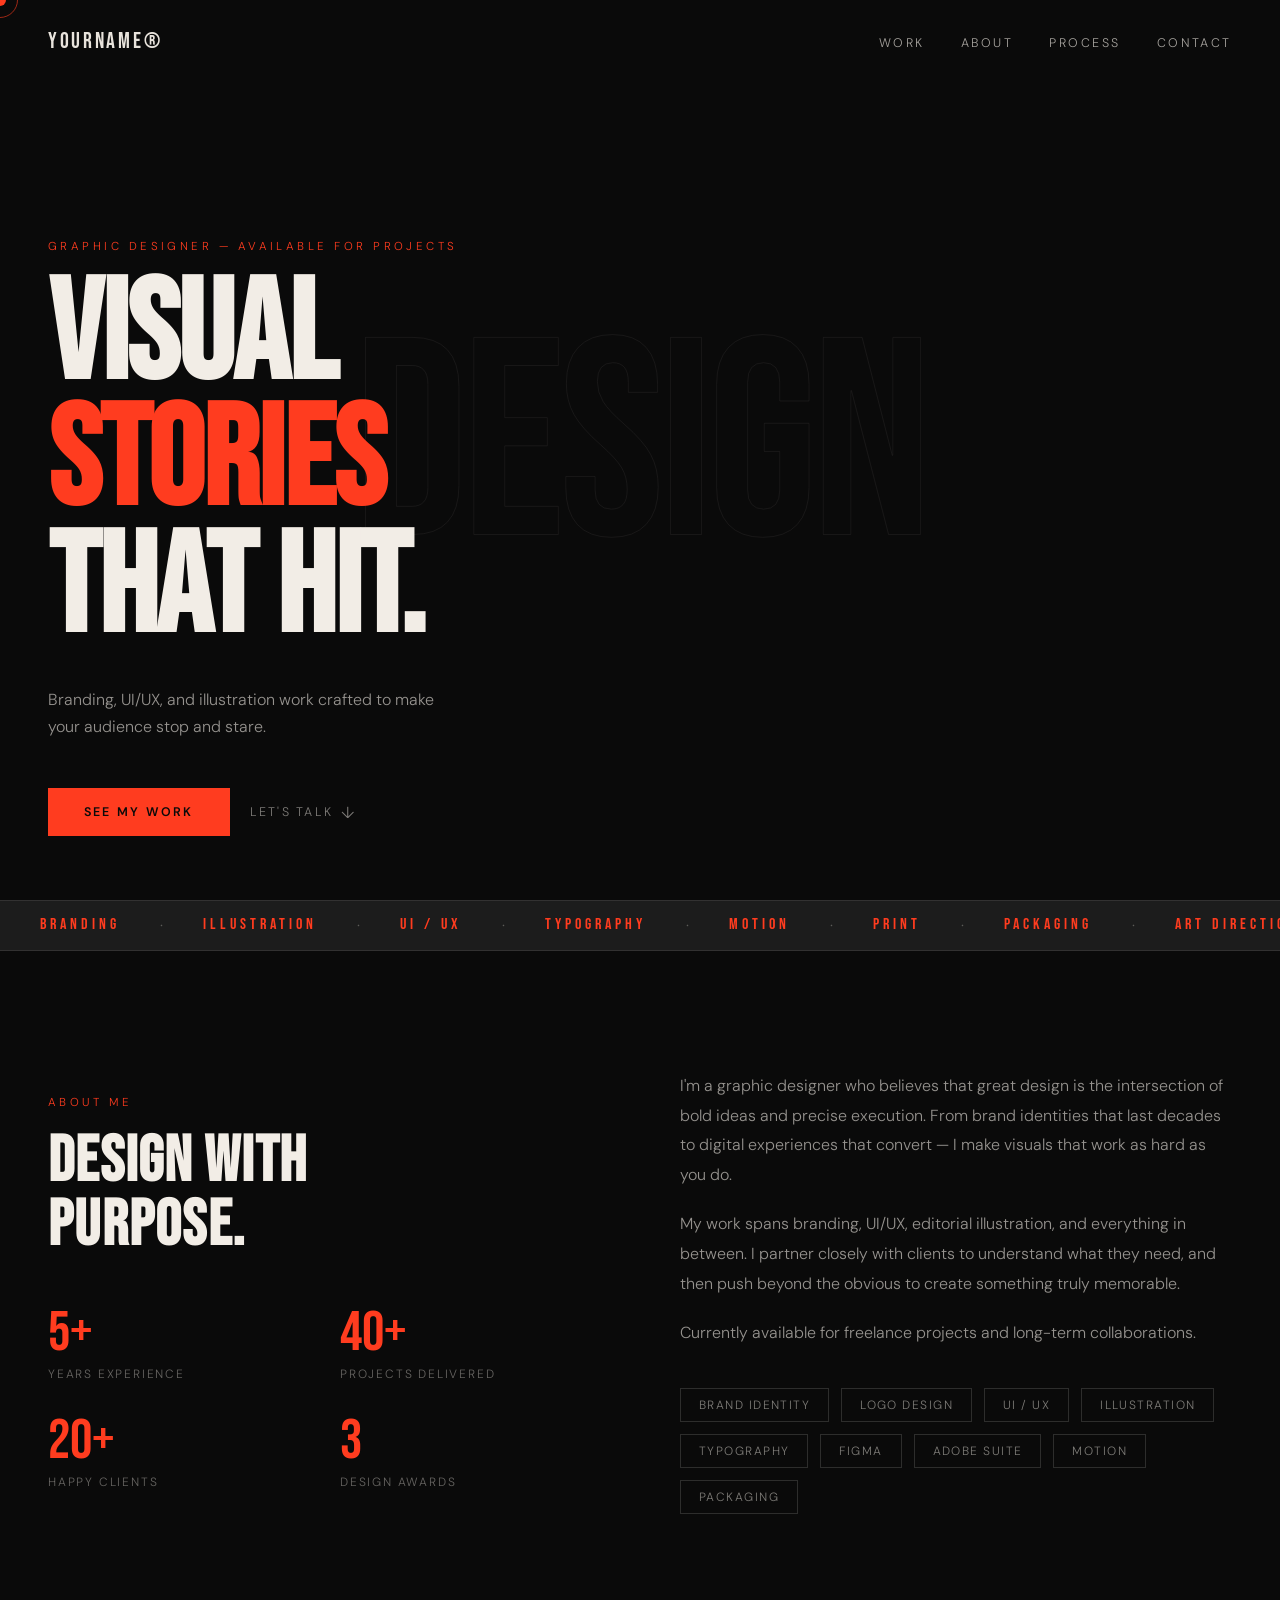
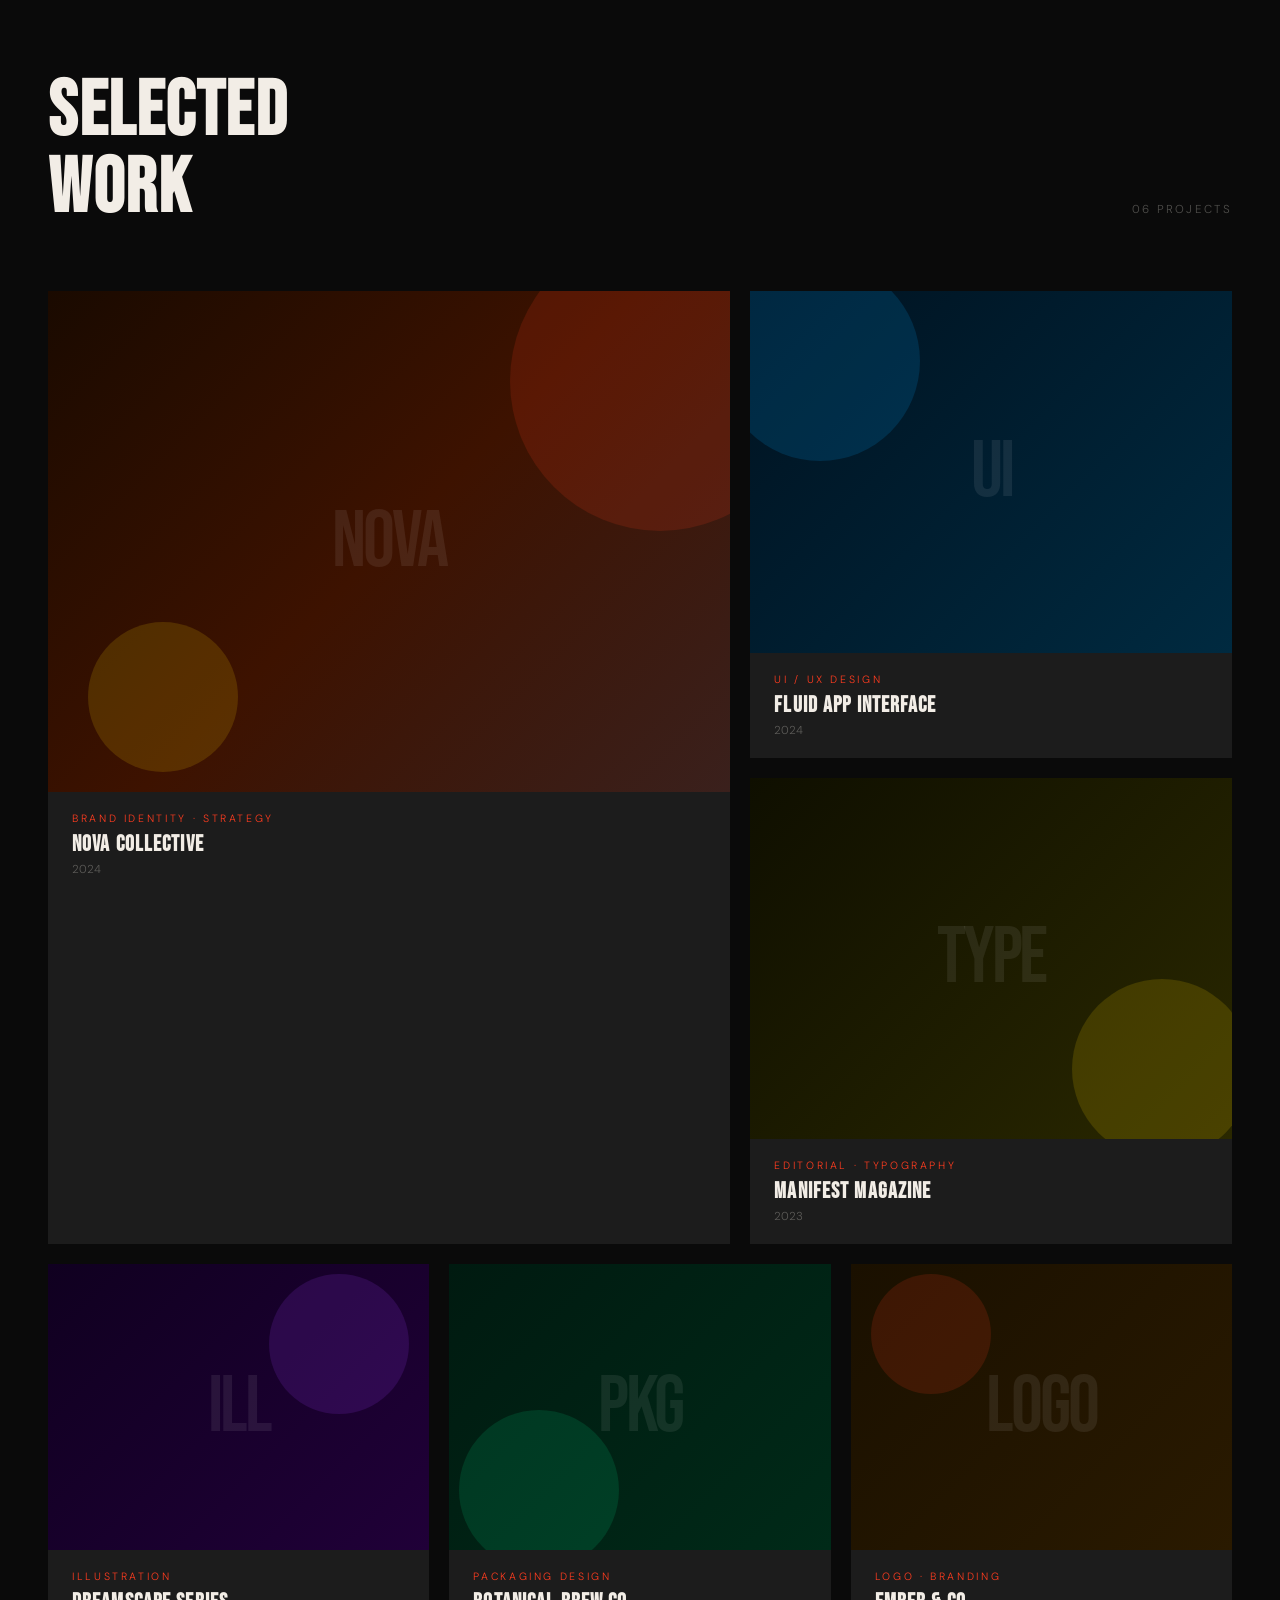
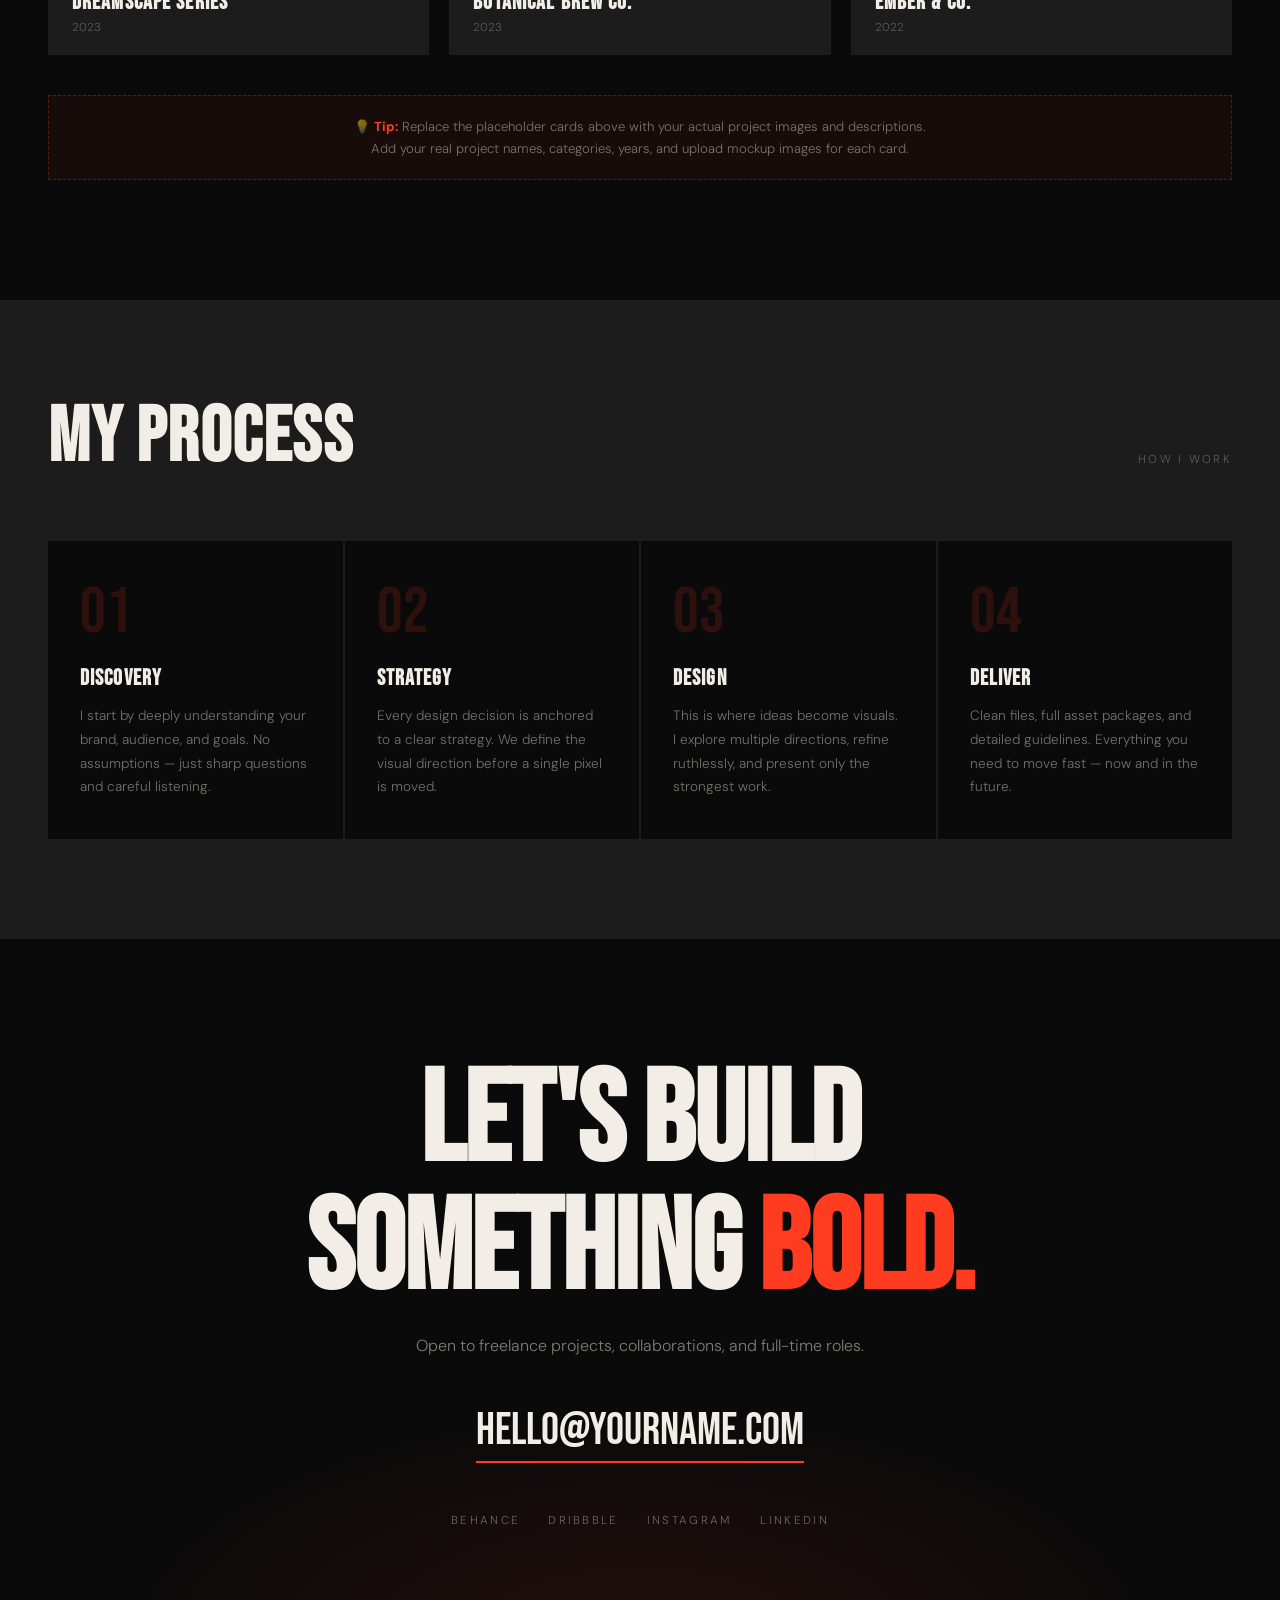
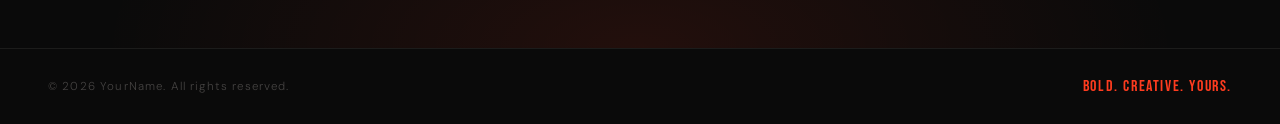
<file: portfolio.html>
<!DOCTYPE html>
<html lang="en">
<head>
<meta charset="UTF-8" />
<meta name="viewport" content="width=device-width, initial-scale=1.0"/>
<title>Portfolio — Graphic Designer</title>
<link href="https://fonts.googleapis.com/css2?family=Bebas+Neue&family=DM+Sans:ital,wght@0,300;0,400;0,600;1,300&display=swap" rel="stylesheet"/>
<style>
  :root {
    --black: #0a0a0a;
    --white: #f2ede6;
    --accent: #ff3c1f;
    --accent2: #ffd600;
    --gray: #1c1c1c;
    --mid: #3a3a3a;
  }

  *, *::before, *::after { box-sizing: border-box; margin: 0; padding: 0; }

  html { scroll-behavior: smooth; }

  body {
    background: var(--black);
    color: var(--white);
    font-family: 'DM Sans', sans-serif;
    font-weight: 300;
    overflow-x: hidden;
    cursor: none;
  }

  /* Custom cursor */
  .cursor {
    position: fixed;
    width: 12px; height: 12px;
    background: var(--accent);
    border-radius: 50%;
    pointer-events: none;
    z-index: 9999;
    transition: transform 0.1s ease, background 0.2s;
    transform: translate(-50%, -50%);
  }
  .cursor-ring {
    position: fixed;
    width: 36px; height: 36px;
    border: 1.5px solid var(--accent);
    border-radius: 50%;
    pointer-events: none;
    z-index: 9998;
    transition: transform 0.18s ease, width 0.2s, height 0.2s, opacity 0.2s;
    transform: translate(-50%, -50%);
    opacity: 0.6;
  }

  /* NAV */
  nav {
    position: fixed; top: 0; left: 0; right: 0;
    z-index: 100;
    display: flex; align-items: center; justify-content: space-between;
    padding: 28px 48px;
    mix-blend-mode: difference;
  }
  .nav-logo {
    font-family: 'Bebas Neue', sans-serif;
    font-size: 1.4rem;
    letter-spacing: 0.12em;
    color: var(--white);
    text-decoration: none;
  }
  .nav-links { display: flex; gap: 36px; list-style: none; }
  .nav-links a {
    color: var(--white);
    text-decoration: none;
    font-size: 0.78rem;
    letter-spacing: 0.2em;
    text-transform: uppercase;
    opacity: 0.7;
    transition: opacity 0.2s;
  }
  .nav-links a:hover { opacity: 1; }

  /* HERO */
  .hero {
    min-height: 100vh;
    display: flex; flex-direction: column;
    justify-content: flex-end;
    padding: 0 48px 64px;
    position: relative;
    overflow: hidden;
  }
  .hero-bg-text {
    position: absolute;
    top: 50%; left: 50%;
    transform: translate(-50%, -50%);
    font-family: 'Bebas Neue', sans-serif;
    font-size: clamp(120px, 22vw, 320px);
    color: transparent;
    -webkit-text-stroke: 1px rgba(242,237,230,0.06);
    white-space: nowrap;
    pointer-events: none;
    user-select: none;
    letter-spacing: -0.02em;
  }
  .hero-eyebrow {
    font-size: 0.72rem;
    letter-spacing: 0.3em;
    text-transform: uppercase;
    color: var(--accent);
    margin-bottom: 20px;
    opacity: 0;
    animation: fadeUp 0.8s 0.2s forwards;
  }
  .hero-title {
    font-family: 'Bebas Neue', sans-serif;
    font-size: clamp(68px, 11vw, 160px);
    line-height: 0.9;
    letter-spacing: -0.01em;
    max-width: 900px;
    opacity: 0;
    animation: fadeUp 0.9s 0.4s forwards;
  }
  .hero-title span { color: var(--accent); }
  .hero-sub {
    margin-top: 32px;
    font-size: 1rem;
    font-weight: 300;
    opacity: 0;
    max-width: 400px;
    line-height: 1.7;
    color: rgba(242,237,230,0.6);
    animation: fadeUp 0.9s 0.6s forwards;
  }
  .hero-cta {
    margin-top: 48px;
    opacity: 0;
    animation: fadeUp 0.9s 0.8s forwards;
    display: flex; gap: 20px; align-items: center;
  }
  .btn-primary {
    background: var(--accent);
    color: var(--black);
    text-decoration: none;
    font-size: 0.78rem;
    font-weight: 600;
    letter-spacing: 0.18em;
    text-transform: uppercase;
    padding: 16px 36px;
    display: inline-block;
    transition: background 0.2s, transform 0.2s;
  }
  .btn-primary:hover { background: var(--accent2); transform: translateY(-2px); }
  .btn-ghost {
    color: var(--white);
    text-decoration: none;
    font-size: 0.78rem;
    letter-spacing: 0.18em;
    text-transform: uppercase;
    opacity: 0.5;
    transition: opacity 0.2s;
    display: flex; align-items: center; gap: 8px;
  }
  .btn-ghost:hover { opacity: 1; }
  .btn-ghost::after { content: '↓'; font-size: 1rem; }

  /* MARQUEE */
  .marquee-wrap {
    border-top: 1px solid rgba(242,237,230,0.1);
    border-bottom: 1px solid rgba(242,237,230,0.1);
    overflow: hidden;
    padding: 14px 0;
    background: var(--gray);
  }
  .marquee-track {
    display: flex;
    gap: 0;
    animation: marquee 18s linear infinite;
    white-space: nowrap;
  }
  .marquee-item {
    font-family: 'Bebas Neue', sans-serif;
    font-size: 1rem;
    letter-spacing: 0.25em;
    color: var(--accent);
    padding: 0 40px;
    flex-shrink: 0;
  }
  .marquee-dot {
    color: rgba(242,237,230,0.3);
    padding: 0 0px;
  }

  /* ABOUT */
  .about {
    padding: 120px 48px;
    display: grid;
    grid-template-columns: 1fr 1fr;
    gap: 80px;
    align-items: center;
  }
  .about-label {
    font-size: 0.72rem;
    letter-spacing: 0.3em;
    text-transform: uppercase;
    color: var(--accent);
    margin-bottom: 20px;
  }
  .about-title {
    font-family: 'Bebas Neue', sans-serif;
    font-size: clamp(48px, 5vw, 80px);
    line-height: 1;
    letter-spacing: 0.02em;
  }
  .about-text {
    color: rgba(242,237,230,0.6);
    font-size: 1rem;
    line-height: 1.85;
  }
  .about-text p + p { margin-top: 20px; }
  .about-stats {
    display: grid;
    grid-template-columns: 1fr 1fr;
    gap: 32px;
    margin-top: 48px;
  }
  .stat-number {
    font-family: 'Bebas Neue', sans-serif;
    font-size: 3.5rem;
    color: var(--accent);
    line-height: 1;
  }
  .stat-label {
    font-size: 0.75rem;
    letter-spacing: 0.15em;
    text-transform: uppercase;
    color: rgba(242,237,230,0.4);
    margin-top: 4px;
  }

  /* SKILLS */
  .skills-row {
    display: flex; gap: 12px; flex-wrap: wrap;
    margin-top: 40px;
  }
  .skill-tag {
    border: 1px solid rgba(242,237,230,0.15);
    padding: 8px 18px;
    font-size: 0.75rem;
    letter-spacing: 0.12em;
    text-transform: uppercase;
    color: rgba(242,237,230,0.5);
    transition: border-color 0.2s, color 0.2s;
  }
  .skill-tag:hover { border-color: var(--accent); color: var(--accent); }

  /* WORK / PROJECTS */
  .work { padding: 40px 48px 120px; }
  .section-header {
    display: flex; align-items: flex-end; justify-content: space-between;
    margin-bottom: 64px;
  }
  .section-title {
    font-family: 'Bebas Neue', sans-serif;
    font-size: clamp(48px, 6vw, 90px);
    line-height: 1;
    letter-spacing: 0.02em;
  }
  .section-count {
    font-size: 0.72rem;
    letter-spacing: 0.2em;
    color: rgba(242,237,230,0.3);
    text-transform: uppercase;
    padding-bottom: 10px;
  }

  .projects-grid {
    display: grid;
    grid-template-columns: repeat(12, 1fr);
    gap: 20px;
  }

  .project-card {
    background: var(--gray);
    overflow: hidden;
    position: relative;
    cursor: none;
    transition: transform 0.3s ease;
  }
  .project-card:hover { transform: translateY(-4px); }
  .project-card:hover .project-overlay { opacity: 1; }
  .project-card:hover .project-img-inner { transform: scale(1.04); }

  .project-card:nth-child(1) { grid-column: span 7; grid-row: span 2; }
  .project-card:nth-child(2) { grid-column: span 5; }
  .project-card:nth-child(3) { grid-column: span 5; }
  .project-card:nth-child(4) { grid-column: span 4; }
  .project-card:nth-child(5) { grid-column: span 4; }
  .project-card:nth-child(6) { grid-column: span 4; }

  .project-img {
    width: 100%;
    aspect-ratio: 4/3;
    overflow: hidden;
    position: relative;
  }
  .project-card:nth-child(1) .project-img { aspect-ratio: 3/2.2; }

  .project-img-inner {
    width: 100%; height: 100%;
    transition: transform 0.5s ease;
    display: flex; align-items: center; justify-content: center;
    position: relative;
  }

  /* Placeholder project visuals */
  .proj-visual {
    width: 100%; height: 100%;
    display: flex; align-items: center; justify-content: center;
    font-family: 'Bebas Neue', sans-serif;
    font-size: 80px;
    letter-spacing: -0.04em;
    color: rgba(255,255,255,0.08);
    position: relative;
    overflow: hidden;
  }
  .pv1 { background: linear-gradient(135deg, #1a0a00 0%, #3d1200 50%, #ff3c1f22 100%); }
  .pv2 { background: linear-gradient(135deg, #001220 0%, #002a40 100%); }
  .pv3 { background: linear-gradient(135deg, #0f0f00 0%, #2a2800 100%); }
  .pv4 { background: linear-gradient(135deg, #100020 0%, #200038 100%); }
  .pv5 { background: linear-gradient(135deg, #001a10 0%, #002a18 100%); }
  .pv6 { background: linear-gradient(135deg, #1a1000 0%, #2a1a00 100%); }

  .proj-shape {
    position: absolute;
    border-radius: 50%;
    opacity: 0.15;
  }

  .project-overlay {
    position: absolute; inset: 0;
    background: rgba(255,60,31,0.85);
    display: flex; align-items: center; justify-content: center;
    opacity: 0;
    transition: opacity 0.3s;
  }
  .overlay-text {
    font-family: 'Bebas Neue', sans-serif;
    font-size: 1.6rem;
    letter-spacing: 0.2em;
    color: var(--black);
  }

  .project-info {
    padding: 20px 24px;
  }
  .project-category {
    font-size: 0.66rem;
    letter-spacing: 0.25em;
    text-transform: uppercase;
    color: var(--accent);
    margin-bottom: 6px;
  }
  .project-name {
    font-family: 'Bebas Neue', sans-serif;
    font-size: 1.4rem;
    letter-spacing: 0.05em;
  }
  .project-year {
    font-size: 0.72rem;
    color: rgba(242,237,230,0.3);
    margin-top: 4px;
  }

  /* PROCESS */
  .process {
    padding: 100px 48px;
    background: var(--gray);
  }
  .process-grid {
    display: grid;
    grid-template-columns: repeat(4, 1fr);
    gap: 2px;
    margin-top: 64px;
  }
  .process-step {
    background: var(--black);
    padding: 40px 32px;
    position: relative;
    overflow: hidden;
    transition: background 0.3s;
  }
  .process-step:hover { background: #111; }
  .process-step::before {
    content: '';
    position: absolute;
    bottom: 0; left: 0; right: 0;
    height: 3px;
    background: var(--accent);
    transform: scaleX(0);
    transform-origin: left;
    transition: transform 0.3s;
  }
  .process-step:hover::before { transform: scaleX(1); }
  .step-num {
    font-family: 'Bebas Neue', sans-serif;
    font-size: 4rem;
    color: rgba(255,60,31,0.15);
    line-height: 1;
    margin-bottom: 20px;
  }
  .step-title {
    font-family: 'Bebas Neue', sans-serif;
    font-size: 1.4rem;
    letter-spacing: 0.05em;
    margin-bottom: 12px;
  }
  .step-text {
    font-size: 0.85rem;
    line-height: 1.75;
    color: rgba(242,237,230,0.45);
  }

  /* CONTACT */
  .contact {
    padding: 120px 48px;
    text-align: center;
    position: relative;
    overflow: hidden;
  }
  .contact-bg {
    position: absolute; inset: 0;
    background: radial-gradient(ellipse 60% 50% at 50% 100%, rgba(255,60,31,0.1) 0%, transparent 70%);
    pointer-events: none;
  }
  .contact-title {
    font-family: 'Bebas Neue', sans-serif;
    font-size: clamp(60px, 10vw, 140px);
    line-height: 1;
    letter-spacing: -0.01em;
    position: relative;
  }
  .contact-title span { color: var(--accent); }
  .contact-sub {
    font-size: 1rem;
    color: rgba(242,237,230,0.5);
    margin-top: 20px;
    margin-bottom: 48px;
    position: relative;
  }
  .contact-email {
    font-family: 'Bebas Neue', sans-serif;
    font-size: clamp(24px, 3.5vw, 48px);
    color: var(--white);
    text-decoration: none;
    border-bottom: 2px solid var(--accent);
    padding-bottom: 4px;
    transition: color 0.2s;
    position: relative;
  }
  .contact-email:hover { color: var(--accent); }
  .social-links {
    display: flex; gap: 28px; justify-content: center;
    margin-top: 56px; position: relative;
  }
  .social-link {
    font-size: 0.72rem;
    letter-spacing: 0.2em;
    text-transform: uppercase;
    color: rgba(242,237,230,0.4);
    text-decoration: none;
    transition: color 0.2s;
  }
  .social-link:hover { color: var(--accent); }

  /* FOOTER */
  footer {
    border-top: 1px solid rgba(242,237,230,0.08);
    padding: 28px 48px;
    display: flex; justify-content: space-between; align-items: center;
  }
  .footer-copy {
    font-size: 0.72rem;
    color: rgba(242,237,230,0.25);
    letter-spacing: 0.1em;
  }
  .footer-mark {
    font-family: 'Bebas Neue', sans-serif;
    font-size: 1rem;
    color: var(--accent);
    letter-spacing: 0.1em;
  }

  /* UPLOAD HINT */
  .upload-hint {
    background: rgba(255,60,31,0.06);
    border: 1px dashed rgba(255,60,31,0.3);
    padding: 20px 24px;
    margin-top: 40px;
    font-size: 0.82rem;
    color: rgba(242,237,230,0.45);
    line-height: 1.65;
    text-align: center;
  }
  .upload-hint strong { color: var(--accent); }

  @keyframes fadeUp {
    from { opacity: 0; transform: translateY(28px); }
    to { opacity: 1; transform: translateY(0); }
  }
  @keyframes marquee {
    from { transform: translateX(0); }
    to { transform: translateX(-50%); }
  }

  @media (max-width: 900px) {
    nav { padding: 24px 24px; }
    .hero { padding: 0 24px 56px; }
    .about { grid-template-columns: 1fr; padding: 80px 24px; gap: 48px; }
    .work { padding: 40px 24px 80px; }
    .projects-grid { grid-template-columns: 1fr; }
    .project-card:nth-child(n) { grid-column: span 1; grid-row: span 1; }
    .process-grid { grid-template-columns: 1fr 1fr; }
    .contact { padding: 80px 24px; }
    footer { padding: 24px; flex-direction: column; gap: 12px; }
  }
</style>
</head>
<body>

<!-- Cursor -->
<div class="cursor" id="cursor"></div>
<div class="cursor-ring" id="cursorRing"></div>

<!-- NAV -->
<nav>
  <a href="#" class="nav-logo">YourName®</a>
  <ul class="nav-links">
    <li><a href="#work">Work</a></li>
    <li><a href="#about">About</a></li>
    <li><a href="#process">Process</a></li>
    <li><a href="#contact">Contact</a></li>
  </ul>
</nav>

<!-- HERO -->
<section class="hero">
  <div class="hero-bg-text">DESIGN</div>
  <p class="hero-eyebrow">Graphic Designer — Available for Projects</p>
  <h1 class="hero-title">Visual<br><span>Stories</span><br>That Hit.</h1>
  <p class="hero-sub">Branding, UI/UX, and illustration work crafted to make your audience stop and stare.</p>
  <div class="hero-cta">
    <a href="#work" class="btn-primary">See My Work</a>
    <a href="#contact" class="btn-ghost">Let's Talk</a>
  </div>
</section>

<!-- MARQUEE -->
<div class="marquee-wrap">
  <div class="marquee-track">
    <span class="marquee-item">Branding</span><span class="marquee-dot">·</span>
    <span class="marquee-item">Illustration</span><span class="marquee-dot">·</span>
    <span class="marquee-item">UI / UX</span><span class="marquee-dot">·</span>
    <span class="marquee-item">Typography</span><span class="marquee-dot">·</span>
    <span class="marquee-item">Motion</span><span class="marquee-dot">·</span>
    <span class="marquee-item">Print</span><span class="marquee-dot">·</span>
    <span class="marquee-item">Packaging</span><span class="marquee-dot">·</span>
    <span class="marquee-item">Art Direction</span><span class="marquee-dot">·</span>
    <!-- repeat -->
    <span class="marquee-item">Branding</span><span class="marquee-dot">·</span>
    <span class="marquee-item">Illustration</span><span class="marquee-dot">·</span>
    <span class="marquee-item">UI / UX</span><span class="marquee-dot">·</span>
    <span class="marquee-item">Typography</span><span class="marquee-dot">·</span>
    <span class="marquee-item">Motion</span><span class="marquee-dot">·</span>
    <span class="marquee-item">Print</span><span class="marquee-dot">·</span>
    <span class="marquee-item">Packaging</span><span class="marquee-dot">·</span>
    <span class="marquee-item">Art Direction</span><span class="marquee-dot">·</span>
  </div>
</div>

<!-- ABOUT -->
<section class="about" id="about">
  <div>
    <p class="about-label">About Me</p>
    <h2 class="about-title">Design With<br>Purpose.</h2>
    <div class="about-stats">
      <div>
        <div class="stat-number">5+</div>
        <div class="stat-label">Years Experience</div>
      </div>
      <div>
        <div class="stat-number">40+</div>
        <div class="stat-label">Projects Delivered</div>
      </div>
      <div>
        <div class="stat-number">20+</div>
        <div class="stat-label">Happy Clients</div>
      </div>
      <div>
        <div class="stat-number">3</div>
        <div class="stat-label">Design Awards</div>
      </div>
    </div>
  </div>
  <div>
    <div class="about-text">
      <p>I'm a graphic designer who believes that great design is the intersection of bold ideas and precise execution. From brand identities that last decades to digital experiences that convert — I make visuals that work as hard as you do.</p>
      <p>My work spans branding, UI/UX, editorial illustration, and everything in between. I partner closely with clients to understand what they need, and then push beyond the obvious to create something truly memorable.</p>
      <p>Currently available for freelance projects and long-term collaborations.</p>
    </div>
    <div class="skills-row">
      <span class="skill-tag">Brand Identity</span>
      <span class="skill-tag">Logo Design</span>
      <span class="skill-tag">UI / UX</span>
      <span class="skill-tag">Illustration</span>
      <span class="skill-tag">Typography</span>
      <span class="skill-tag">Figma</span>
      <span class="skill-tag">Adobe Suite</span>
      <span class="skill-tag">Motion</span>
      <span class="skill-tag">Packaging</span>
    </div>
  </div>
</section>

<!-- WORK -->
<section class="work" id="work">
  <div class="section-header">
    <h2 class="section-title">Selected<br>Work</h2>
    <span class="section-count">06 Projects</span>
  </div>

  <div class="projects-grid">

    <!-- Project 1 — Large -->
    <div class="project-card">
      <div class="project-img">
        <div class="project-img-inner">
          <div class="proj-visual pv1">
            NOVA
            <div class="proj-shape" style="width:300px;height:300px;background:var(--accent);top:-60px;right:-80px;"></div>
            <div class="proj-shape" style="width:150px;height:150px;background:var(--accent2);bottom:20px;left:40px;"></div>
          </div>
        </div>
        <div class="project-overlay"><span class="overlay-text">View Project →</span></div>
      </div>
      <div class="project-info">
        <p class="project-category">Brand Identity · Strategy</p>
        <h3 class="project-name">Nova Collective</h3>
        <p class="project-year">2024</p>
      </div>
    </div>

    <!-- Project 2 -->
    <div class="project-card">
      <div class="project-img">
        <div class="project-img-inner">
          <div class="proj-visual pv2">UI
            <div class="proj-shape" style="width:200px;height:200px;background:#0af;top:-30px;left:-30px;"></div>
          </div>
        </div>
        <div class="project-overlay"><span class="overlay-text">View Project →</span></div>
      </div>
      <div class="project-info">
        <p class="project-category">UI / UX Design</p>
        <h3 class="project-name">Fluid App Interface</h3>
        <p class="project-year">2024</p>
      </div>
    </div>

    <!-- Project 3 -->
    <div class="project-card">
      <div class="project-img">
        <div class="project-img-inner">
          <div class="proj-visual pv3">TYPE
            <div class="proj-shape" style="width:180px;height:180px;background:var(--accent2);bottom:-20px;right:-20px;"></div>
          </div>
        </div>
        <div class="project-overlay"><span class="overlay-text">View Project →</span></div>
      </div>
      <div class="project-info">
        <p class="project-category">Editorial · Typography</p>
        <h3 class="project-name">Manifest Magazine</h3>
        <p class="project-year">2023</p>
      </div>
    </div>

    <!-- Project 4 -->
    <div class="project-card">
      <div class="project-img">
        <div class="project-img-inner">
          <div class="proj-visual pv4">ILL
            <div class="proj-shape" style="width:140px;height:140px;background:#a040ff;top:10px;right:20px;"></div>
          </div>
        </div>
        <div class="project-overlay"><span class="overlay-text">View Project →</span></div>
      </div>
      <div class="project-info">
        <p class="project-category">Illustration</p>
        <h3 class="project-name">Dreamscape Series</h3>
        <p class="project-year">2023</p>
      </div>
    </div>

    <!-- Project 5 -->
    <div class="project-card">
      <div class="project-img">
        <div class="project-img-inner">
          <div class="proj-visual pv5">PKG
            <div class="proj-shape" style="width:160px;height:160px;background:#00d080;bottom:-20px;left:10px;"></div>
          </div>
        </div>
        <div class="project-overlay"><span class="overlay-text">View Project →</span></div>
      </div>
      <div class="project-info">
        <p class="project-category">Packaging Design</p>
        <h3 class="project-name">Botanical Brew Co.</h3>
        <p class="project-year">2023</p>
      </div>
    </div>

    <!-- Project 6 -->
    <div class="project-card">
      <div class="project-img">
        <div class="project-img-inner">
          <div class="proj-visual pv6">LOGO
            <div class="proj-shape" style="width:120px;height:120px;background:var(--accent);top:10px;left:20px;"></div>
          </div>
        </div>
        <div class="project-overlay"><span class="overlay-text">View Project →</span></div>
      </div>
      <div class="project-info">
        <p class="project-category">Logo · Branding</p>
        <h3 class="project-name">Ember & Co.</h3>
        <p class="project-year">2022</p>
      </div>
    </div>

  </div>

  <div class="upload-hint">
    💡 <strong>Tip:</strong> Replace the placeholder cards above with your actual project images and descriptions.<br>
    Add your real project names, categories, years, and upload mockup images for each card.
  </div>
</section>

<!-- PROCESS -->
<section class="process" id="process">
  <div class="section-header">
    <h2 class="section-title">My Process</h2>
    <span class="section-count">How I Work</span>
  </div>
  <div class="process-grid">
    <div class="process-step">
      <div class="step-num">01</div>
      <h3 class="step-title">Discovery</h3>
      <p class="step-text">I start by deeply understanding your brand, audience, and goals. No assumptions — just sharp questions and careful listening.</p>
    </div>
    <div class="process-step">
      <div class="step-num">02</div>
      <h3 class="step-title">Strategy</h3>
      <p class="step-text">Every design decision is anchored to a clear strategy. We define the visual direction before a single pixel is moved.</p>
    </div>
    <div class="process-step">
      <div class="step-num">03</div>
      <h3 class="step-title">Design</h3>
      <p class="step-text">This is where ideas become visuals. I explore multiple directions, refine ruthlessly, and present only the strongest work.</p>
    </div>
    <div class="process-step">
      <div class="step-num">04</div>
      <h3 class="step-title">Deliver</h3>
      <p class="step-text">Clean files, full asset packages, and detailed guidelines. Everything you need to move fast — now and in the future.</p>
    </div>
  </div>
</section>

<!-- CONTACT -->
<section class="contact" id="contact">
  <div class="contact-bg"></div>
  <h2 class="contact-title">Let's Build<br>Something <span>Bold.</span></h2>
  <p class="contact-sub">Open to freelance projects, collaborations, and full-time roles.</p>
  <a href="mailto:hello@yourname.com" class="contact-email">hello@yourname.com</a>
  <div class="social-links">
    <a href="#" class="social-link">Behance</a>
    <a href="#" class="social-link">Dribbble</a>
    <a href="#" class="social-link">Instagram</a>
    <a href="#" class="social-link">LinkedIn</a>
  </div>
</section>

<!-- FOOTER -->
<footer>
  <span class="footer-copy">© 2026 YourName. All rights reserved.</span>
  <span class="footer-mark">Bold. Creative. Yours.</span>
</footer>

<script>
  // Custom cursor
  const cursor = document.getElementById('cursor');
  const ring = document.getElementById('cursorRing');
  let mx = 0, my = 0, rx = 0, ry = 0;

  document.addEventListener('mousemove', e => {
    mx = e.clientX; my = e.clientY;
    cursor.style.left = mx + 'px';
    cursor.style.top = my + 'px';
  });

  function animRing() {
    rx += (mx - rx) * 0.12;
    ry += (my - ry) * 0.12;
    ring.style.left = rx + 'px';
    ring.style.top = ry + 'px';
    requestAnimationFrame(animRing);
  }
  animRing();

  document.querySelectorAll('a, button, .project-card').forEach(el => {
    el.addEventListener('mouseenter', () => {
      cursor.style.transform = 'translate(-50%,-50%) scale(2.5)';
      ring.style.width = '60px'; ring.style.height = '60px';
      ring.style.opacity = '0.3';
    });
    el.addEventListener('mouseleave', () => {
      cursor.style.transform = 'translate(-50%,-50%) scale(1)';
      ring.style.width = '36px'; ring.style.height = '36px';
      ring.style.opacity = '0.6';
    });
  });

  // Scroll reveal
  const observer = new IntersectionObserver(entries => {
    entries.forEach(e => {
      if (e.isIntersecting) {
        e.target.style.opacity = '1';
        e.target.style.transform = 'translateY(0)';
      }
    });
  }, { threshold: 0.12 });

  document.querySelectorAll('.project-card, .process-step, .about, .stat-number').forEach(el => {
    el.style.opacity = '0';
    el.style.transform = 'translateY(32px)';
    el.style.transition = 'opacity 0.7s ease, transform 0.7s ease';
    observer.observe(el);
  });
</script>
</body>
</html>
</file>
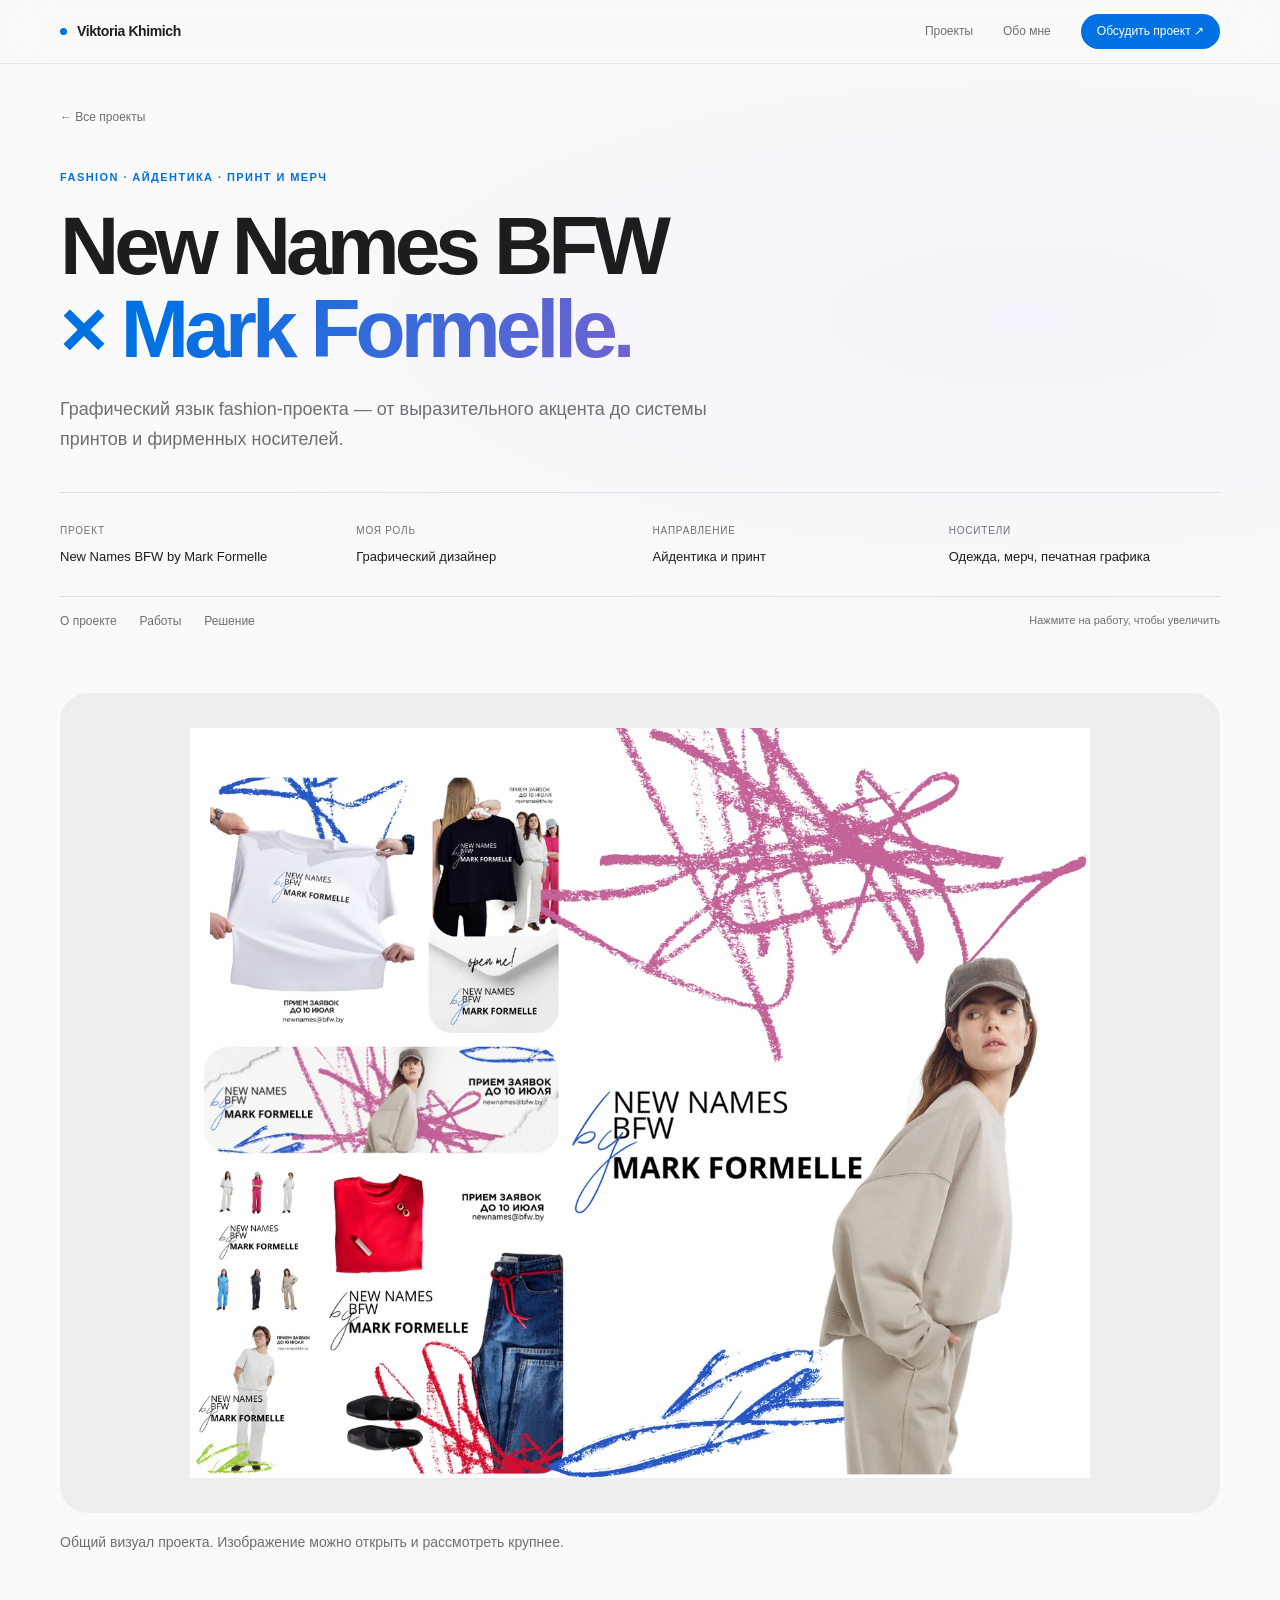
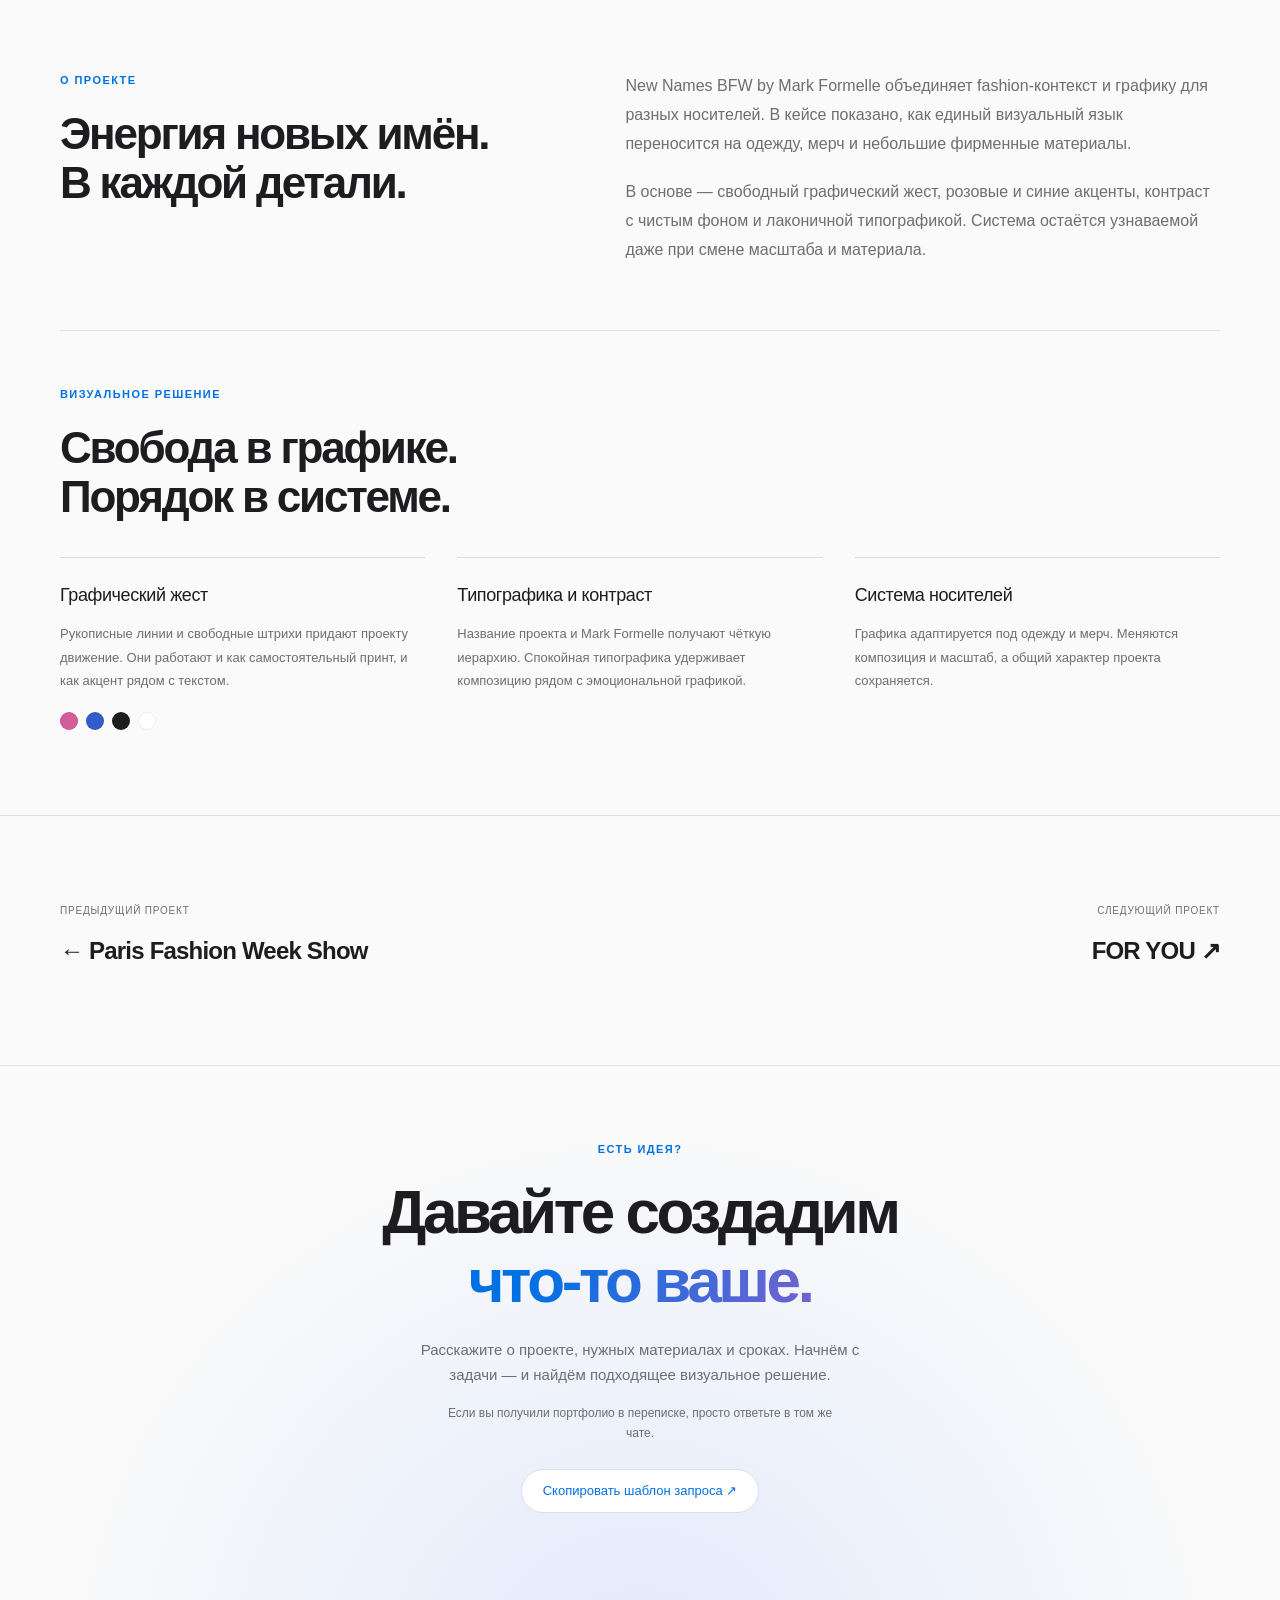
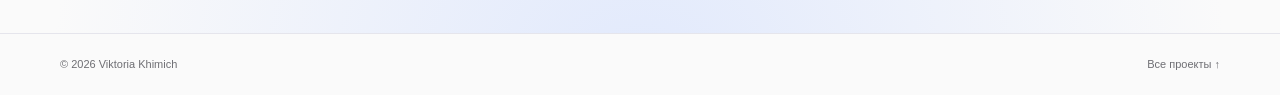
<file: project-bfw.html>
<!DOCTYPE html>
<html lang="ru"><head>
<meta charset="utf-8"><meta name="viewport" content="width=device-width,initial-scale=1">
<title>New Names BFW × Mark Formelle — Виктория Химич</title><meta name="description" content="Айдентика, принты и мерч для проекта New Names BFW by Mark Formelle. Графический дизайн Виктории Химич.">
<meta name="theme-color" content="#fafafa"><link rel="canonical" href="https://vikkiwwats.github.io/vikportfolio/project-bfw.html">
<meta property="og:type" content="website"><meta property="og:locale" content="ru_RU"><meta property="og:title" content="New Names BFW × Mark Formelle — Виктория Химич"><meta property="og:description" content="Айдентика, принты и мерч для проекта New Names BFW by Mark Formelle. Графический дизайн Виктории Химич."><meta property="og:url" content="https://vikkiwwats.github.io/vikportfolio/project-bfw.html"><meta property="og:image" content="https://vikkiwwats.github.io/vikportfolio/assets/images/bfw-identity.webp"><meta name="twitter:card" content="summary_large_image">
<link rel="icon" type="image/svg+xml" href="assets/favicon.svg"><link rel="stylesheet" href="assets/portfolio.css"><script src="assets/portfolio.js" defer></script>
</head><body><a class="skip-link" href="#main">Перейти к содержимому</a>
<header class="site-header"><div class="container nav-inner">
<a class="site-brand" href="index.html" aria-label="Виктория Химич — главная"><span class="brand-dot" aria-hidden="true"></span>Viktoria Khimich</a>
<nav class="site-nav" aria-label="Основная навигация"><a href="index.html#work">Проекты</a><a class="nav-about" href="index.html#about">Обо мне</a><a class="nav-contact" href="index.html#contact">Обсудить проект ↗</a></nav>
</div></header><main id="main"><section class="case-hero"><div class="container">
<a class="back-link" href="index.html#work">← Все проекты</a><span class="eyebrow hero-enter">Fashion · айдентика · принт и мерч</span><h1 class="hero-enter delay-1">New Names BFW<br><span class="gradient-text">× Mark Formelle.</span></h1><p class="case-lead hero-enter delay-2">Графический язык fashion-проекта — от выразительного акцента до системы принтов и фирменных носителей.</p><dl class="case-meta"><div><dt>Проект</dt><dd>New Names BFW by Mark Formelle</dd></div><div><dt>Моя роль</dt><dd>Графический дизайнер</dd></div><div><dt>Направление</dt><dd>Айдентика и принт</dd></div><div><dt>Носители</dt><dd>Одежда, мерч, печатная графика</dd></div></dl>
<div class="case-toolbar"><nav aria-label="Разделы кейса"><a href="#overview">О проекте</a><a href="#showcase">Работы</a><a href="#details">Решение</a></nav><span class="project-count">Нажмите на работу, чтобы увеличить</span></div>
</div></section><div class="case-cover container" id="showcase"><div class="bfw-cover"><figure><a class="image-link" data-gallery data-caption="New Names BFW by Mark Formelle — общий визуал проекта с одеждой, мерчем и графикой" href="assets/images/bfw-identity.webp" aria-label="Увеличить: New Names BFW by Mark Formelle — общий визуал проекта с одеждой, мерчем и графикой"><img src="assets/images/bfw-identity.webp" alt="New Names BFW by Mark Formelle — общий визуал проекта с одеждой, мерчем и графикой" width="1352" height="1133" loading="eager" decoding="async"></a></figure></div><p class="section-lead">Общий визуал проекта. Изображение можно открыть и рассмотреть крупнее.</p></div>
<section class="case-section container" id="overview"><div class="case-overview" data-reveal><div><span class="eyebrow">О проекте</span><h2 class="section-title">Энергия новых имён.<br>В каждой детали.</h2></div><div class="case-description"><p>New Names BFW by Mark Formelle объединяет fashion-контекст и графику для разных носителей. В кейсе показано, как единый визуальный язык переносится на одежду, мерч и небольшие фирменные материалы.</p><p>В основе — свободный графический жест, розовые и синие акценты, контраст с чистым фоном и лаконичной типографикой. Система остаётся узнаваемой даже при смене масштаба и материала.</p></div></div></section>
<section class="case-section container" id="details"><span class="eyebrow">Визуальное решение</span><h2 class="section-title">Свобода в графике.<br>Порядок в системе.</h2><div class="detail-grid" data-reveal><div class="detail-item"><h3>Графический жест</h3><p>Рукописные линии и свободные штрихи придают проекту движение. Они работают и как самостоятельный принт, и как акцент рядом с текстом.</p><div class="palette" aria-label="Цветовые акценты: розовый, синий, чёрный, белый"><span class="swatch" style="background:#d45c9b"></span><span class="swatch" style="background:#315cca"></span><span class="swatch" style="background:#1d1d1f"></span><span class="swatch" style="background:#fff"></span></div></div><div class="detail-item"><h3>Типографика и контраст</h3><p>Название проекта и Mark Formelle получают чёткую иерархию. Спокойная типографика удерживает композицию рядом с эмоциональной графикой.</p></div><div class="detail-item"><h3>Система носителей</h3><p>Графика адаптируется под одежду и мерч. Меняются композиция и масштаб, а общий характер проекта сохраняется.</p></div></div></section><section class="case-next"><div class="container next-links"><a class="next-project" href="pfwshow.html"><span>Предыдущий проект</span><h3>← Paris Fashion Week Show</h3></a><a class="next-project" href="for-you.html"><span>Следующий проект</span><h3>FOR YOU ↗</h3></a></div></section></main><section class="contact-section" id="contact" aria-labelledby="contact-title"><div class="container" data-reveal>
<span class="eyebrow">Есть идея?</span><h2 id="contact-title">Давайте создадим<br><span class="gradient-text">что-то ваше.</span></h2>
<p>Расскажите о проекте, нужных материалах и сроках. Начнём с задачи — и найдём подходящее визуальное решение.</p>
<p class="reply-note">Если вы получили портфолио в переписке, просто ответьте в том же чате.</p>
<button class="brief-button" type="button" data-copy-brief hidden>Скопировать шаблон запроса ↗</button>
<div class="copy-status" role="status" data-copy-status></div>
<textarea data-brief-fallback hidden aria-label="Шаблон запроса для копирования" rows="7" style="width:min(100%,470px);padding:16px;border:1px solid #d9d9df;border-radius:14px;resize:vertical"></textarea>
</div></section><dialog class="lightbox" data-lightbox aria-label="Просмотр работы" aria-describedby="lightbox-caption">
<button class="lightbox-close" type="button" data-close aria-label="Закрыть просмотр" autofocus>×</button>
<span class="lightbox-counter" data-counter aria-live="polite"></span>
<button class="lightbox-prev" type="button" data-prev aria-label="Предыдущая работа">←</button>
<div class="lightbox-inner"><img alt=""><p class="lightbox-caption" id="lightbox-caption" data-caption></p></div>
<button class="lightbox-next" type="button" data-next aria-label="Следующая работа">→</button></dialog><footer class="site-footer"><div class="container footer-inner"><span>© 2026 Viktoria Khimich</span><a href="index.html#work">Все проекты ↑</a></div></footer></body></html>
</file>
<file: assets/portfolio.css>
@charset "UTF-8";
:root{--paper:#fafafa;--white:#fff;--ink:#1d1d1f;--muted:#6e6e73;--blue:#0071e3;--line:#dedee3;--soft:#f1f1f5;--radius:28px;--ease:cubic-bezier(.2,.7,.2,1);--max:1160px;color-scheme:light}
*,*::before,*::after{box-sizing:border-box}
html{scroll-behavior:smooth;scroll-padding-top:108px}
body{margin:0;background:var(--paper);color:var(--ink);font-family:-apple-system,BlinkMacSystemFont,"Segoe UI",Arial,sans-serif;-webkit-font-smoothing:antialiased;line-height:1.55}
body,button,input,textarea{font-family:-apple-system,BlinkMacSystemFont,"Segoe UI",Arial,sans-serif}
button,input,textarea{font-size:inherit}button,a{-webkit-tap-highlight-color:transparent}button{cursor:pointer}a{color:inherit}img{display:block;max-width:100%;height:auto}h1,h2,h3,p,figure,dl,dd{margin:0}h1,h2,h3{font-weight:600}button{color:inherit}::selection{background:#d9e9ff}:focus-visible{outline:3px solid #0071e3;outline-offset:5px}button:focus-visible{outline-offset:3px}[hidden]{display:none!important}
.container{width:min(var(--max),calc(100% - 64px));margin-inline:auto}.skip-link{position:fixed;top:8px;left:8px;z-index:200;background:var(--ink);color:#fff;padding:12px 20px;transform:translateY(-150%);border-radius:20px}.skip-link:focus{transform:none}
.site-header{position:sticky;top:0;z-index:50;height:64px;background:rgba(250,250,250,.83);border-bottom:1px solid rgba(0,0,0,.07);backdrop-filter:blur(24px) saturate(170%);-webkit-backdrop-filter:blur(24px) saturate(170%)}
.nav-inner{height:100%;display:flex;align-items:center;justify-content:space-between;gap:20px}.site-brand{display:flex;align-items:center;gap:10px;text-decoration:none;font-size:14px;font-weight:600;letter-spacing:-.4px;white-space:nowrap}.brand-dot{width:7px;height:7px;background:var(--blue);border-radius:50%}.site-nav{display:flex;align-items:center;gap:30px}.site-nav a{font-size:12px;text-decoration:none;color:var(--muted);transition:color .2s}.site-nav a:hover{color:var(--blue)}.site-nav .nav-contact{background:var(--blue);color:white;border-radius:30px;padding:8px 16px}.site-nav .nav-contact:hover{color:#fff;background:#0077ed}
.eyebrow{display:block;color:var(--blue);font-size:11px;font-weight:600;letter-spacing:.13em;text-transform:uppercase;margin-bottom:20px}.hero{position:relative;isolation:isolate;text-align:center;padding:66px 0 64px;overflow:hidden}.hero::before{content:"";position:absolute;inset:-30% -10%;z-index:-1;background:radial-gradient(ellipse at 28% 35%,#dceaff 0,transparent 37%),radial-gradient(ellipse at 73% 55%,#eee5ff 0,transparent 34%);opacity:.6;animation:aura 16s ease-in-out infinite alternate;pointer-events:none}
.availability{display:inline-flex;align-items:center;gap:8px;border:1px solid #dbe4f0;background:rgba(255,255,255,.65);padding:6px 12px;border-radius:30px;color:#526075;font-size:11px;margin-bottom:26px}.status-dot{height:6px;width:6px;border-radius:50%;background:#269a53;box-shadow:0 0 0 3px #269a5314}
.hero h1{font-size:clamp(44px,6.4vw,86px);line-height:1.05;letter-spacing:-.065em;font-weight:600}.gradient-text{color:#377bdf;background:linear-gradient(110deg,#0071e3 10%,#7b61ce 55%,#bc78b5 85%,#0071e3);background-size:200% auto;background-clip:text;-webkit-background-clip:text;-webkit-text-fill-color:transparent;animation:gradient 12s ease-in-out infinite alternate}.hero-intro{color:var(--muted);font-size:17px;line-height:1.65;max-width:570px;margin:24px auto 0}.hero-name{font-size:12px;margin-top:18px;color:#656570;letter-spacing:.01em}.button-row{display:flex;gap:12px;align-items:center;justify-content:center;margin-top:28px;flex-wrap:wrap}.button{display:inline-flex;align-items:center;justify-content:center;gap:12px;min-height:44px;padding:11px 22px;border-radius:30px;border:1px solid transparent;background:var(--blue);color:#fff;font-size:13px;font-weight:500;text-decoration:none;transition:transform .3s var(--ease),background .3s,box-shadow .3s}.button:hover{transform:translateY(-2px);background:#0077ed;box-shadow:0 8px 26px #0071e325}.button.secondary{color:var(--blue);background:#fff9;border-color:#dbe0e8;box-shadow:none}.button.secondary:hover{background:white}.text-link{color:var(--blue);text-decoration:none;font-size:13px;display:inline-flex;align-items:center;gap:8px}.text-link:hover{text-decoration:underline;text-underline-offset:4px}
.work{padding:38px 0 88px}.section-header{display:flex;align-items:flex-end;justify-content:space-between;gap:24px;margin-bottom:28px}.section-header h2,.section-title{font-size:clamp(32px,4vw,48px);line-height:1.12;letter-spacing:-.05em}.section-header p{max-width:330px;color:var(--muted);font-size:13px;line-height:1.6}.filter-row{display:none;align-items:center;justify-content:space-between;gap:15px;margin-bottom:24px}.js .filter-row{display:flex}.filters{display:flex;gap:7px;flex-wrap:wrap}.filter{border:1px solid #e2e2e7;background:transparent;padding:8px 15px;border-radius:30px;font-size:12px;transition:background .2s,color .2s,border .2s}.filter:hover{border-color:#b9cce5}.filter[aria-pressed=true]{background:var(--ink);color:white;border-color:var(--ink)}.project-count{font-size:11px;color:var(--muted);white-space:nowrap;font-variant-numeric:tabular-nums}.projects{display:grid;grid-template-columns:repeat(2,minmax(0,1fr));gap:24px}.project-card{min-width:0;background:#fff;border:1px solid #e7e7ec;border-radius:var(--radius);overflow:hidden;text-decoration:none;display:block;transition:transform .45s var(--ease),box-shadow .45s var(--ease),border-color .45s}.project-card:hover{transform:translateY(-5px);box-shadow:0 20px 60px #30304d0d;border-color:#cdd8e9}.project-visual{position:relative;aspect-ratio:1.5;background:#f0f0f4;overflow:hidden;display:flex;align-items:center;justify-content:center}.project-visual img{width:100%;height:100%;object-fit:cover;transition:transform .9s var(--ease)}.project-card:hover .project-visual img{transform:scale(1.025)}.project-body{padding:27px 28px 29px}.project-kicker{font-size:10px;text-transform:uppercase;letter-spacing:.1em;color:var(--muted);margin-bottom:10px}.project-title{font-size:25px;line-height:1.15;letter-spacing:-1px;font-weight:600;max-width:420px}.project-description{margin-top:14px;font-size:13px;line-height:1.65;color:var(--muted);max-width:390px}.project-foot{display:flex;justify-content:space-between;align-items:center;gap:14px;margin-top:22px;color:var(--blue);font-size:12px}.project-arrow{font-size:19px;transition:transform .3s}.project-card:hover .project-arrow{transform:translate(3px,-3px)}.project-number{position:absolute;top:20px;left:22px;font-size:10px;font-weight:500;padding:5px 9px;background:#ffffffd9;border-radius:30px;color:#54545e;backdrop-filter:blur(8px)}
.project-card.featured{grid-column:1/-1;display:grid;grid-template-columns:1.2fr 1fr;min-height:470px;background:linear-gradient(140deg,#fff 60%,#f9f8fd)}.featured .project-visual{height:100%;aspect-ratio:auto;background:#f1f0f2;padding:28px}.featured .project-visual img{height:auto;max-height:440px;object-fit:contain}.featured .project-body{display:flex;flex-direction:column;align-items:flex-start;justify-content:center;padding:50px}.featured .project-title{font-size:clamp(30px,3.4vw,43px);letter-spacing:-1.6px}.featured .project-description{font-size:14px;max-width:310px}.featured .project-foot{margin-top:32px;gap:30px}.project-visual.ams-preview{padding:32px;background:radial-gradient(ellipse at 70% 10%,#f6d3bf,transparent 60%),#ede9e7}.ams-preview img{height:auto;border-radius:9px;box-shadow:0 15px 40px #2c171b22;object-fit:contain}.projects[data-visible-count="1"] .project-card{grid-column:1/-1;display:grid;grid-template-columns:1.2fr 1fr;min-height:400px}.projects[data-visible-count="1"] .project-visual{aspect-ratio:auto}.projects[data-visible-count="1"] .project-body{display:flex;flex-direction:column;justify-content:center}.work-bottom{font-size:12px;color:var(--muted);margin-top:24px}
.services-section{padding:84px 0 90px;border-top:1px solid #e7e7ec;background:#fff}.split-heading{display:grid;grid-template-columns:1fr 1fr;gap:70px;align-items:start}.split-heading .section-title{max-width:440px}.body-copy{font-size:16px;line-height:1.75;color:var(--muted)}.body-copy p+p{margin-top:18px}.service-list{margin-top:54px;border-top:1px solid var(--line)}.service-line{display:grid;grid-template-columns:40px 1fr 1.1fr 24px;align-items:center;gap:24px;padding:24px 0;border-bottom:1px solid var(--line);text-decoration:none;transition:color .2s}.service-line:hover{color:var(--blue)}.service-index{font-size:11px;color:var(--muted)}.service-line h3{font-size:20px;font-weight:500;letter-spacing:-.5px}.service-line p{font-size:13px;color:var(--muted)}.service-line .arrow{color:var(--blue)}.process{padding:82px 0 90px}.process-grid{margin-top:34px;display:grid;grid-template-columns:repeat(3,1fr);gap:40px}.process-step{border-top:1px solid #d9d9e1;padding-top:23px}.process-step span{font-size:11px;color:var(--blue)}.process-step h3{font-size:18px;letter-spacing:-.4px;margin-top:14px;font-weight:500}.process-step p{color:var(--muted);font-size:13px;margin-top:10px;max-width:290px;line-height:1.7}
.contact-section{position:relative;padding:75px 0 85px;isolation:isolate;text-align:center;border-top:1px solid #e5e5ec;overflow:hidden}.contact-section::before{content:"";position:absolute;inset:0;z-index:-1;pointer-events:none;background:radial-gradient(ellipse at 50% 110%,#e1e9fc,transparent 65%)}.contact-section h2{font-size:clamp(36px,5vw,62px);letter-spacing:-.055em;line-height:1.1}.contact-section p{color:var(--muted);font-size:15px;line-height:1.7;max-width:470px;margin:22px auto 0}.contact-section .reply-note{font-size:12px;max-width:390px;margin-top:15px}.contact-section .contact-links{display:flex;justify-content:center;gap:12px;flex-wrap:wrap;margin-top:24px}.brief-button{border:1px solid #d9dfed;background:#fff;min-height:44px;padding:11px 21px;border-radius:30px;font-size:13px;color:var(--blue);margin-top:25px}.brief-button:hover{border-color:var(--blue)}.copy-status{min-height:23px;font-size:12px;color:var(--muted);margin-top:12px}.site-footer{border-top:1px solid #e5e5ec;padding:22px 0;font-size:11px;color:var(--muted)}.footer-inner{display:flex;justify-content:space-between;align-items:center;gap:20px}.site-footer a{text-decoration:none}.site-footer a:hover{color:var(--blue)}
.case-hero{padding:40px 0 48px;position:relative;overflow:hidden;isolation:isolate}.case-hero::before{content:"";position:absolute;inset:0;z-index:-1;background:radial-gradient(ellipse at 80% 40%,#ece9fa70,transparent 60%)}.back-link{font-size:12px;color:var(--muted);text-decoration:none;display:inline-block;margin-bottom:42px}.back-link:hover{color:var(--blue)}.case-hero .eyebrow{margin-bottom:18px}.case-hero h1{font-size:clamp(43px,6.6vw,82px);line-height:1.02;letter-spacing:-.06em;max-width:1000px}.case-hero .case-lead{font-size:18px;color:var(--muted);line-height:1.65;max-width:680px;margin-top:24px}.case-meta{display:grid;grid-template-columns:repeat(4,minmax(0,1fr));gap:25px;padding-top:30px;margin-top:38px;border-top:1px solid var(--line)}.case-meta dt{font-size:10px;text-transform:uppercase;letter-spacing:.08em;color:var(--muted);margin-bottom:8px}.case-meta dd{font-size:13px;line-height:1.6}.case-toolbar{display:flex;justify-content:space-between;align-items:center;gap:18px;padding:15px 0;border-top:1px solid var(--line);margin-top:28px}.case-toolbar nav{display:flex;gap:23px;flex-wrap:wrap}.case-toolbar a{font-size:12px;text-decoration:none;color:var(--muted)}.case-toolbar a:hover{color:var(--blue)}.case-toolbar .live-link{color:var(--blue)}.case-cover{padding:0 0 62px}.image-link{position:relative;display:block;overflow:hidden;border-radius:22px;background:#f0f0f4}.image-link::after{content:"↗";position:absolute;right:16px;bottom:16px;height:35px;width:35px;display:grid;place-items:center;background:#ffffffed;color:#333;border:1px solid #e2e2e780;border-radius:50%;opacity:0;transform:translateY(5px);transition:opacity .3s,transform .3s;pointer-events:none}.image-link:hover::after,.image-link:focus-visible::after{opacity:1;transform:none}.image-link img{width:100%;height:auto;transition:transform .8s var(--ease)}.image-link:hover img{transform:scale(1.015)}.bfw-cover{background:#eeedf0;padding:35px 10%;border-radius:var(--radius)}.bfw-cover .image-link{border-radius:0;background:#fff;max-width:900px;margin:auto}.bfw-cover img{max-height:750px;object-fit:contain}.case-cover figcaption,.gallery figcaption,.browser-figure figcaption{font-size:11px;color:var(--muted);line-height:1.6;margin-top:12px}.case-section{padding:55px 0 65px}.case-section+.case-section{border-top:1px solid #e3e3e9}.case-section .section-title{font-size:clamp(30px,3.7vw,44px)}.case-description{font-size:16px;line-height:1.8;color:var(--muted);max-width:680px}.case-description p+p{margin-top:20px}.case-overview{display:grid;grid-template-columns:1fr 1.2fr;gap:70px}.section-lead{font-size:14px;line-height:1.7;color:var(--muted);max-width:650px;margin-top:18px}.gallery{display:grid;grid-template-columns:repeat(2,minmax(0,1fr));gap:24px;margin-top:36px}.gallery.portrait-gallery{grid-template-columns:repeat(3,minmax(0,1fr));align-items:start}.portrait-gallery .image-link{border-radius:16px}.gallery .span-two{grid-column:span 2}.detail-grid{display:grid;grid-template-columns:repeat(3,minmax(0,1fr));gap:32px;margin-top:36px}.detail-item{padding-top:24px;border-top:1px solid #d9d9e2}.detail-item h3{font-size:18px;letter-spacing:-.4px;font-weight:500}.detail-item p{font-size:13px;line-height:1.8;color:var(--muted);margin-top:12px}.palette{display:flex;gap:8px;margin-top:20px}.swatch{height:18px;width:18px;border:1px solid #00000013;border-radius:50%}.case-next{padding:55px 0 70px;border-top:1px solid var(--line);margin-top:20px}.next-links{display:grid;grid-template-columns:1fr 1fr;gap:22px}.next-project{padding:26px 0;text-decoration:none}.next-project span{font-size:10px;letter-spacing:.08em;color:var(--muted);text-transform:uppercase}.next-project h3{font-size:24px;letter-spacing:-.8px;margin-top:10px}.next-project:hover h3{color:var(--blue)}.next-project:last-child{text-align:right}.browser-figure{margin-top:36px}.browser-frame{border:1px solid #d9d9df;border-radius:18px;overflow:hidden;background:#eeeef2;box-shadow:0 18px 65px #24243c0b}.browser-chrome{height:35px;display:flex;align-items:center;gap:5px;padding:0 14px;background:#eeeef2}.browser-chrome i{width:6px;height:6px;border-radius:50%;background:#b9bac1}.browser-chrome span{font-size:9px;color:#7c7c86;margin-left:auto;margin-right:auto;padding-right:22px}.browser-frame .image-link{border-radius:0}.browser-frame img{width:100%}.site-map{margin-top:36px;display:grid;grid-template-columns:repeat(4,1fr);gap:15px}.site-map div{padding:22px;background:white;border:1px solid #e2e2e7;border-radius:18px}.site-map span{font-size:10px;color:var(--blue)}.site-map h3{font-size:16px;margin-top:10px;font-weight:500}.site-map p{font-size:12px;color:var(--muted);margin-top:9px;line-height:1.7}
.lightbox{position:fixed;inset:0;width:100vw;max-width:none;height:100dvh;max-height:none;margin:0;border:0;background:#17171bf7;color:white;padding:58px 70px 64px;overflow:auto}.lightbox::backdrop{background:#141417ec}.lightbox-inner{min-height:100%;display:flex;flex-direction:column;align-items:center;justify-content:center;gap:15px;pointer-events:none}.lightbox img{width:auto;max-width:100%;max-height:calc(100dvh - 160px);object-fit:contain;pointer-events:auto}.lightbox-caption{text-align:center;max-width:650px;font-size:12px;color:#d0d0da;pointer-events:auto}.lightbox-close,.lightbox-prev,.lightbox-next{position:fixed;border:1px solid #ffffff36;border-radius:50%;height:40px;width:40px;background:#35353c;color:white;font-size:21px;z-index:2;display:grid;place-items:center}.lightbox-close{top:16px;right:22px}.lightbox-prev{left:16px;top:calc(50% - 20px)}.lightbox-next{right:16px;top:calc(50% - 20px)}.lightbox-counter{position:fixed;top:26px;left:24px;font-size:11px;color:#d0d0da}.lightbox-open{overflow:hidden}.will-reveal{opacity:0;transform:translateY(22px);transition:opacity .85s var(--ease),transform .85s var(--ease)}.will-reveal.is-visible{opacity:1;transform:none}.js .hero-enter{animation:enter .95s var(--ease) both}.js .hero-enter.delay-1{animation-delay:.1s}.js .hero-enter.delay-2{animation-delay:.2s}
@keyframes aura{from{transform:translate(-1%,-2%) scale(.97)}to{transform:translate(2%,3%) scale(1.08)}}@keyframes gradient{from{background-position:0% 50%}to{background-position:100% 50%}}@keyframes enter{from{opacity:.55;transform:translateY(15px)}to{opacity:1;transform:none}}
@media(min-width:1600px){.hero{padding:85px 0 80px}}
@media(max-width:900px){.container{width:calc(100% - 48px)}.hero{padding-top:55px}.hero h1{font-size:64px}.featured .project-body{padding:32px}.featured .project-title{font-size:33px}.featured .project-visual{padding:16px}.project-card.featured{min-height:390px}.split-heading,.case-overview{gap:35px}.project-body{padding:22px}.case-meta{grid-template-columns:repeat(2,1fr)}.gallery.portrait-gallery{grid-template-columns:repeat(2,1fr)}.site-map{grid-template-columns:repeat(2,1fr)}.process-grid{gap:24px}.detail-grid{gap:25px}}
@media(max-width:640px){html{scroll-padding-top:85px}.container{width:calc(100% - 36px)}.site-header{height:58px}.site-nav{gap:16px}.site-nav .nav-about{display:none}.site-nav .nav-contact{padding:7px 12px;font-size:11px}.site-brand{font-size:12px;gap:7px}.site-nav a{font-size:11px}.hero{padding:43px 0 42px}.hero h1{font-size:clamp(36px,9.4vw,59px);letter-spacing:-.055em}.availability{font-size:10px;margin-bottom:24px}.hero-intro{font-size:14px;max-width:350px;margin-top:20px}.hero-name{font-size:10px}.button-row{margin-top:22px;gap:8px}.button{font-size:12px;padding:10px 18px;min-height:42px}.work{padding:28px 0 55px}.section-header{align-items:start;flex-direction:column;gap:12px}.section-header h2{font-size:35px}.section-header p{font-size:12px;max-width:300px}.filter-row{align-items:flex-start;gap:10px;flex-direction:column}.filters{gap:6px}.filter{font-size:10px;padding:8px 12px}.project-count{font-size:10px}.projects{grid-template-columns:1fr;gap:18px}.project-card.featured,.projects[data-visible-count="1"] .project-card{grid-column:auto;display:block;min-height:0}.featured .project-visual{height:auto;aspect-ratio:1.25;padding:18px}.featured .project-visual img{max-height:none;max-width:100%;height:100%}.featured .project-body,.project-body{padding:24px}.featured .project-title,.project-title{font-size:28px;letter-spacing:-1px}.featured .project-description,.project-description{font-size:13px;margin-top:12px}.featured .project-foot{margin-top:22px}.project-visual{aspect-ratio:1.5}.projects[data-visible-count="1"] .project-visual{aspect-ratio:1.4}.project-visual.ams-preview{padding:22px}.project-number{top:13px;left:13px}.work-bottom{font-size:11px}.services-section,.process{padding:55px 0}.split-heading,.case-overview{grid-template-columns:1fr;gap:26px}.section-title{font-size:34px}.body-copy{font-size:14px}.service-list{margin-top:30px}.service-line{grid-template-columns:24px 1fr 16px;gap:13px;padding:20px 0}.service-line h3{font-size:17px}.service-line p{grid-column:2;grid-row:2;font-size:12px}.service-line .arrow{grid-column:3;grid-row:1}.service-line .service-index{align-self:start;padding-top:3px}.process-grid{grid-template-columns:1fr;gap:28px;margin-top:28px}.process-step p{max-width:100%;font-size:12px}.process-step h3{margin-top:9px}.process-step{padding-top:17px}.contact-section{padding:58px 0}.contact-section p{font-size:13px}.contact-section .reply-note{font-size:11px}.footer-inner{gap:12px;font-size:10px}.case-hero{padding:26px 0 32px}.back-link{margin-bottom:32px;font-size:11px}.case-hero h1{font-size:clamp(39px,10.3vw,60px);overflow-wrap:normal}.case-hero .case-lead{font-size:15px;margin-top:20px}.case-hero .eyebrow{font-size:9px;line-height:1.7}.case-meta{gap:20px;margin-top:26px;padding-top:24px}.case-meta dd{font-size:12px}.case-meta dt{font-size:9px}.case-toolbar{flex-direction:column;align-items:flex-start;gap:15px}.case-toolbar nav{gap:20px}.case-toolbar a{font-size:11px}.case-cover{padding-bottom:28px}.bfw-cover{padding:18px;border-radius:18px}.image-link{border-radius:16px}.image-link::after{opacity:1;height:28px;width:28px;font-size:12px;right:10px;bottom:10px;transform:none}.case-cover figcaption,.gallery figcaption,.browser-figure figcaption{font-size:10px}.case-section{padding:36px 0 42px}.case-description{font-size:14px}.case-section .section-title{font-size:33px}.section-lead{font-size:12px}.gallery,.gallery.portrait-gallery{grid-template-columns:1fr;gap:23px;margin-top:26px}.gallery .span-two{grid-column:auto}.portrait-gallery .image-link{max-width:430px;margin:auto}.detail-grid{grid-template-columns:1fr;gap:28px;margin-top:26px}.detail-item{padding-top:18px}.detail-item p{font-size:12px}.detail-item h3{font-size:17px}.case-next{padding:30px 0 40px}.next-links{gap:18px}.next-project h3{font-size:18px;letter-spacing:-.5px}.next-project span{font-size:8px}.next-project{padding:16px 0}.browser-chrome{height:25px;padding:0 9px}.browser-chrome i{width:4px;height:4px}.browser-chrome span{font-size:7px;padding-right:12px}.browser-frame{border-radius:10px}.site-map{gap:10px}.site-map div{padding:17px}.site-map h3{font-size:15px}.site-map p{font-size:11px}.lightbox{padding:65px 39px 65px}.lightbox-close{right:14px}.lightbox-prev,.lightbox-next{height:30px;width:30px;font-size:17px}.lightbox-prev{left:5px}.lightbox-next{right:5px}.lightbox-caption{font-size:10px}.lightbox img{max-height:calc(100dvh - 180px)}}
@media(max-width:380px){.site-nav>a:first-child{display:none}.site-nav .nav-contact{white-space:nowrap}}
@media(prefers-reduced-motion:reduce){html{scroll-behavior:auto}*,*::before,*::after{animation:none!important;transition:none!important}.will-reveal{opacity:1;transform:none}}

/* BELNAMAX keeps its architectural character in the portfolio overview. */
.project-card.belnamax-card{background:#1d2327;border-color:#343e43;color:#f5f5f2}.belnamax-card .project-visual{padding:0;background:#222b32;overflow:hidden}.belnamax-card .project-visual img{width:100%;height:100%;max-height:none;object-fit:cover}.belnamax-card .project-title{color:#f5f5f2;font-family:Impact,'Arial Narrow',sans-serif;letter-spacing:.005em;font-weight:400}.belnamax-card .project-kicker,.belnamax-card .project-description{color:#aebbc4}.belnamax-card .project-foot{color:#e0e8ed}.belnamax-card .project-number{color:#f5f5f2;background:#1d2327cf}.belnamax-card .project-body{padding:42px}
@media(max-width:640px){.belnamax-card .project-visual{aspect-ratio:1.5;padding:0}.belnamax-card .project-body{padding:25px}}

/* Art Media Show: full identity and website case. */
.project-card.ams-card{background:#090909;border-color:#252525;color:#fff}.ams-card .project-visual{padding:0;background:#17100b;overflow:hidden}.ams-card .project-visual img{width:100%;height:100%;object-fit:cover;border-radius:0;box-shadow:none}.ams-card .project-title{color:#fff}.ams-card .project-kicker{color:#ff9a63}.ams-card .project-description{color:#bcb4b0}.ams-card .project-foot{color:#ff8c48}.ams-card .project-number{background:#101010d9;color:#fff}
</file>
<file: assets/foryou.css>
/* Homepage card stays scoped; the FOR YOU page has its own brand system. */
.project-card.foryou-card{display:grid;grid-template-columns:1.2fr 1fr;min-height:400px;background:#343e2d;border-color:#596348;color:#f0e6cf}
.foryou-card .project-visual{height:100%;aspect-ratio:auto;padding:0;background:#343e2d}
.foryou-card .project-visual img{width:100%;height:100%;max-width:none;max-height:none;object-fit:cover}
.foryou-card .project-body{display:flex;flex-direction:column;align-items:flex-start;justify-content:center;padding:40px}
.foryou-card .project-kicker{color:#d9c18a}.foryou-card .project-title{font-family:Georgia,"Times New Roman",serif;font-weight:400;font-size:46px;letter-spacing:-1px;color:#ebd39c}
.foryou-card .project-description{max-width:320px;font-size:14px;color:#d1d4c3}.foryou-card .project-foot{margin-top:28px;gap:25px;color:#e6cc8c}
.foryou-card .project-number{background:#343e2dd9;color:#e6d3a6;border:1px solid #dbc08040}
html.fy-document{scroll-behavior:smooth;scroll-padding-top:96px;background:#eee8d8;overflow-x:clip}
.fy-page{--fy-olive:#444e35;--fy-ink:#343e2c;--fy-gold:#a68a4c;--fy-paper:#f0eadd;--fy-muted:#69705a;--fy-line:#a28e5540;--fy-ease:cubic-bezier(.18,.75,.25,1);margin:0;background:#f0eadd;color:var(--fy-ink);font-family:-apple-system,BlinkMacSystemFont,'Segoe UI',Arial,sans-serif;line-height:1.65;-webkit-font-smoothing:antialiased;overflow-x:clip;color-scheme:light}
.fy-page *,.fy-page *::before,.fy-page *::after{box-sizing:border-box}.fy-page h1,.fy-page h2,.fy-page h3,.fy-page p,.fy-page figure{margin:0}.fy-page a{color:inherit;text-decoration:none}.fy-page button{font:inherit;cursor:pointer}.fy-page img{display:block;max-width:100%;height:auto}.fy-page [hidden]{display:none!important}.fy-page :focus-visible{outline:2px solid #9e8141;outline-offset:6px}.fy-page ::selection{background:#b2944b50;color:#283023}
.fy-shell{width:min(1160px,calc(100% - 80px));margin-inline:auto}.fy-sr{position:absolute;width:1px;height:1px;padding:0;margin:-1px;overflow:hidden;clip:rect(0,0,0,0);white-space:nowrap;border:0}.fy-skip{position:fixed;top:12px;left:12px;z-index:200;background:#e5d2a1;color:#293323!important;padding:10px 18px;transform:translateY(-160%)}.fy-skip:focus{transform:none}
.fy-header{position:sticky;top:0;z-index:40;height:76px;background:#37402eea;color:#efe3c7;backdrop-filter:blur(18px);border-bottom:1px solid #d4bf8a45}.fy-nav{height:100%;display:flex;align-items:center;justify-content:space-between;gap:28px}.fy-back{display:flex;align-items:center;min-height:44px;font-size:11px;color:#dddac5!important;white-space:nowrap}.fy-back:hover{color:#f0d89f!important}.fy-nav-brand{display:block;width:118px;margin-left:80px}.fy-nav-brand img{width:118px;height:60px;object-fit:contain}.fy-nav nav{display:flex;align-items:center;gap:25px}.fy-nav nav>a{font-size:11px;min-height:44px;display:flex;align-items:center;color:#e2dcc6;transition:color .2s}.fy-nav nav>a:hover{color:#efd092}.fy-motion-toggle{display:none;align-items:center;justify-content:center;width:34px;height:34px;border:1px solid #cbb57b80;border-radius:50%;background:transparent;color:#e3cc91;font-size:11px}.fy-js .fy-motion-toggle{display:flex}.fy-motion-toggle:hover{background:#d2bb7722}.fy-motion-toggle:disabled{opacity:.5;cursor:default}
.fy-eyebrow{font-size:10px;line-height:1.6;letter-spacing:.17em;text-transform:uppercase;color:#8c763f}.fy-page h2{font-family:Georgia,'Times New Roman',serif;font-size:clamp(39px,4.2vw,60px);line-height:1.12;font-weight:400;letter-spacing:-.04em;color:#37422f}.fy-page h2 em{font-weight:400;color:#927a43}.fy-button{display:inline-flex;align-items:center;justify-content:space-between;gap:35px;min-height:46px;padding:12px 23px;border:1px solid #a0894e90;color:#4a563b;background:#f1eadc99;font-size:11px;letter-spacing:.035em;transition:background .3s,color .3s,translate .3s}.fy-button:hover{color:#f2e8ce;background:#485439;translate:0 -2px}
.fy-hero{position:relative;min-height:820px;background:#565b3e;color:#f1e8d0;overflow:hidden;isolation:isolate}.fy-oil-bg{position:absolute;inset:0;width:100%;height:100%!important;object-fit:cover;object-position:center;z-index:-2}.fy-hero-veil{position:absolute;inset:0;z-index:-1;background:radial-gradient(ellipse at 50% 32%,#26302222 0,#26302200 45%,#26302215 70%),linear-gradient(180deg,#27321f10,#1b28181c 70%,#27332188)}.fy-hero-inner{position:relative;height:min(900px,calc(100svh - 76px));min-height:820px;width:100%;margin:auto}.fy-hero-overline{position:absolute;top:38px;width:100%;text-align:center;text-transform:uppercase;font-size:9px;letter-spacing:.24em;color:#efe3bc;z-index:8}.fy-hero-signature{position:absolute;top:460px;left:50%;translate:-50% 0;z-index:8;text-align:center;display:flex;flex-direction:column;align-items:center;gap:17px;width:330px}.fy-shine-script{display:block;width:270px;height:98px;background:linear-gradient(120deg,#d0af67,#fff0bc 48%,#d3af65);mask:url('images/for-you/shine-bright-original.webp') center / contain no-repeat}.fy-hero-signature>p{font-size:13px;line-height:1.8;color:#efe6cc;letter-spacing:.04em}.fy-hero-signature .fy-button{margin-top:5px;background:#343e265f;color:#f0dfac;border-color:#e6d39b88;backdrop-filter:blur(5px);font-size:10px}.fy-hero-signature .fy-button:hover{background:#e7d3a2;color:#2b3524}.fy-hero-bottom{position:absolute;bottom:23px;left:50%;translate:-50% 0;display:flex;align-items:center;justify-content:space-between;gap:25px;border-top:1px solid #ddc88c44;padding-top:19px;font-size:8px;color:#d4d7bf;letter-spacing:.025em;z-index:8}.fy-painted-dove{position:absolute;pointer-events:none;user-select:none;z-index:3;filter:drop-shadow(0 13px 9px #26331716);object-fit:contain;animation:none;transform:none}.fy-painted-dove-large{width:670px;height:670px!important;left:calc(50% - 875px);top:155px}.fy-painted-dove-second{width:385px;height:385px!important;right:calc(50% - 760px);top:90px;transform:scaleX(-1)}
.fy-bird{position:absolute;display:block;width:115px;aspect-ratio:1;pointer-events:none;user-select:none;z-index:4;transform:translate3d(var(--bird-x,0px),var(--bird-y,0px),0) rotate(var(--bird-tilt,0deg));will-change:transform}.fy-bird-motion{display:block;position:absolute;inset:0;transform:scaleX(var(--bird-facing,1));filter:drop-shadow(0 7px 6px #25301815)}.fy-wing-frame{position:absolute;inset:0;display:block;background:url('images/for-you/enchanted-dove-atlas.webp') 0 0 / 200% 200% no-repeat;opacity:0;will-change:opacity}.fy-frame-0{background-position:0 0;opacity:1}.fy-frame-1{background-position:100% 0}.fy-frame-2{background-position:0 100%}.fy-frame-3{background-position:100% 100%}.fy-bird[data-species=songbird] .fy-wing-frame{background-image:url('images/for-you/enchanted-songbird-atlas.webp')}.fy-bird[data-species=dove] .fy-frame-1{transform:translateX(-3%)}.fy-bird[data-species=dove] .fy-frame-2{transform:translateY(15.2%);clip-path:polygon(0 8%,100% 8%,100% 100%,0 100%)}.fy-bird[data-species=dove] .fy-frame-3{transform:translate(-3%,15.2%);clip-path:polygon(12% 8%,100% 8%,100% 100%,0 100%,0 48%,12% 48%)}.fy-bird[data-species=songbird] .fy-frame-1{transform:translateX(-2%)}.fy-bird[data-species=songbird] .fy-frame-2{transform:translateY(4%)}.fy-bird[data-species=songbird] .fy-frame-3{transform:translate(-2%,4%)}.fy-hero-bird-small-one{width:98px;left:calc(50% - 370px);top:43px;--bird-facing:-1;opacity:.75}.fy-hero-bird-small-two{width:120px;right:calc(50% - 370px);bottom:135px}.fy-hero-bird-small-three{width:75px;left:calc(50% - 180px);bottom:90px;--bird-facing:-1;opacity:.7}
.fy-world{position:relative;isolation:isolate;background:#efe9dc;overflow:hidden}.fy-world:before{content:"";position:absolute;inset:0;pointer-events:none;z-index:-2;background:url('images/for-you/enchanted-golden-grove.webp') center top / auto var(--grove-period,900px) repeat-y;opacity:.6;mask-image:repeating-linear-gradient(to bottom,transparent 0,#000 120px,#000 calc(var(--grove-period,900px) - 120px),transparent var(--grove-period,900px))}.fy-world:after{content:"";position:absolute;inset:0;pointer-events:none;z-index:-1;background:linear-gradient(90deg,#f4eee31a,#f2ece1c9 27%,#f2ece1c9 75%,#f4eee31a)}.fy-prologue{position:relative;padding-top:95px;padding-bottom:80px;display:grid;grid-template-columns:.95fr 1.05fr;gap:100px;align-items:center}.fy-prologue-mark{display:flex;flex-direction:column;align-items:center;justify-content:center;padding:40px 0;min-height:260px;background:none;border:0;box-shadow:none}.fy-prologue-mark>img{width:355px;max-width:100%;filter:drop-shadow(0 2px 1px #7b672e1f)}.fy-prologue-mark>span{font-size:8px;color:#937c47;text-transform:uppercase;letter-spacing:.16em;margin-top:20px}.fy-prologue-copy h2{font-size:47px;margin-top:17px}.fy-prologue-copy>p:not(.fy-eyebrow){font-size:13px;line-height:1.9;color:#626c53;margin-top:22px;max-width:460px}.fy-palette{display:flex;align-items:center;gap:12px;margin-top:25px}.fy-palette i{display:block;width:23px;height:23px;border-radius:50%;border:1px solid #9b8c5e65;background:#5d6647}.fy-palette i:nth-child(2){background:#eee8d6}.fy-palette i:nth-child(3){background:linear-gradient(120deg,#ae8b47,#eed69d 50%,#ad8845)}.fy-palette span{font-size:8px;letter-spacing:.08em;color:#7d7b5b;margin-left:5px}.fy-prologue-bird{width:85px;right:-35px;bottom:60px;--bird-facing:-1}
.fy-chapter{position:relative;padding-top:55px;padding-bottom:12px}.fy-chapter-heading{display:grid;grid-template-columns:1.1fr .9fr;column-gap:100px;align-items:end;position:relative;z-index:5}.fy-chapter-heading>.fy-eyebrow{grid-column:1/-1;margin-bottom:18px}.fy-chapter-copy{font-size:13px;line-height:1.95;color:#657056;max-width:360px;margin-bottom:5px!important}.fy-composition{position:relative;display:grid;grid-template-columns:repeat(12,minmax(0,1fr));gap:0;align-items:start;margin-top:25px;isolation:isolate}.fy-artwork{position:relative;display:block;min-width:0;outline-offset:-10px;line-height:0;transition:filter .3s}.fy-artwork>img{width:100%;height:auto;mask-image:linear-gradient(90deg,transparent,#000 7%,#000 93%,transparent),linear-gradient(180deg,transparent,#000 7%,#000 93%,transparent);mask-composite:intersect;-webkit-mask-composite:source-in}.fy-artwork:hover{filter:brightness(1.025)}.fy-view-hint{position:absolute;right:10%;bottom:9%;font-size:9px;line-height:1.6;letter-spacing:.03em;background:#33422bbe;color:#f3e5bf;padding:6px 11px;opacity:0;translate:0 4px;transition:opacity .25s,translate .25s;border-radius:1px;z-index:5}.fy-artwork:hover .fy-view-hint,.fy-artwork:focus-visible .fy-view-hint{opacity:1;translate:0 0}.fy-pack-main{grid-column:1/-1;grid-row:1;z-index:1;margin-top:-20px}.fy-pack-open{grid-column:1/8;grid-row:2;z-index:2;margin-top:-100px;margin-left:-40px;margin-right:-35px}.fy-pack-details{grid-column:7/-1;grid-row:2;z-index:3;margin-top:-20px;margin-left:-60px;margin-right:-35px}.fy-scene-note{font-size:9px;color:#7a7f6b;text-align:right;line-height:1.8;margin-top:-10px;margin-bottom:8px;position:relative;z-index:6}
.fy-print-composition{margin-top:20px}.fy-print-certificate{grid-column:1/9;grid-row:1;z-index:2;margin-left:-40px;margin-right:-15px}.fy-print-cards{grid-column:7/-1;grid-row:1;z-index:3;margin-top:180px;margin-left:-85px;margin-right:-55px}.fy-print-sewing{grid-column:3/11;grid-row:2;z-index:1;margin-top:-60px}.fy-source-note{display:flex;justify-content:space-between;align-items:center;gap:25px;color:#7c806d;font-size:9px;line-height:1.8;margin-top:10px;position:relative;z-index:6}.fy-source-note>div{display:flex;flex-wrap:wrap;gap:25px}.fy-source-note a{color:#7e734f;border-bottom:1px solid #a38e5744;padding:4px 0}.fy-source-note a:hover{color:#3c4b2f;border-color:#7f713e}
.fy-posts-section{padding-top:60px}.fy-posts-composition{position:relative;display:grid;grid-template-columns:repeat(12,minmax(0,1fr));grid-auto-rows:auto;gap:0;align-items:start;margin-top:80px;padding:0 25px 35px;isolation:isolate}.fy-posts-composition .fy-artwork>img{mask:none;filter:drop-shadow(0 9px 14px #493e261f)}.fy-post{width:100%;position:relative;transition:translate .4s var(--fy-ease),filter .3s}.fy-post:hover{translate:0 -8px;z-index:8}.fy-post-1{grid-column:1/5;grid-row:1;rotate:-6deg;z-index:2}.fy-post-2{grid-column:5/9;grid-row:1;rotate:3deg;margin-top:80px;z-index:3}.fy-post-3{grid-column:9/-1;grid-row:1;rotate:6deg;margin-top:20px;z-index:4}.fy-post-4{grid-column:1/5;grid-row:2;rotate:4deg;margin-top:60px;z-index:4}.fy-post-5{grid-column:5/9;grid-row:2;rotate:-4deg;margin-top:100px;z-index:3}.fy-post-6{grid-column:9/-1;grid-row:2;rotate:5deg;margin-top:60px;z-index:2}.fy-posts-note{display:flex;justify-content:space-between;gap:25px;align-items:center;font-size:9px;color:#737c63;letter-spacing:.035em;margin-top:25px;position:relative;z-index:5}
.fy-closing{position:relative;padding-top:0;padding-bottom:80px;text-align:center}.fy-closing-logo{width:210px;height:135px!important;object-fit:contain;margin:0 auto 33px}.fy-closing h2{margin-top:20px;font-size:clamp(43px,4.7vw,65px)}.fy-closing>p:not(.fy-eyebrow){font-size:13px;color:#647055;line-height:1.9;margin-top:26px}.fy-closing .fy-button{margin-top:28px;min-width:215px}.fy-all-projects{display:block;width:max-content;margin:24px auto 0;font-size:10px;color:#6d775f!important}.fy-closing-bird{width:115px;right:5%;top:20px}.fy-footer{display:flex;justify-content:space-between;align-items:center;gap:25px;padding-top:22px;padding-bottom:28px;border-top:1px solid var(--fy-line);color:#737b64;font-size:9px;letter-spacing:.025em}.fy-footer>a{color:#887344}
.fy-lightbox{position:fixed;inset:0;width:100%;height:100%;max-width:none;max-height:none;margin:0;padding:65px 75px 45px;border:0;background:#25301ff7;color:#f1e7cc;overflow:hidden}.fy-lightbox::backdrop{background:#14200eee;backdrop-filter:blur(15px)}.fy-lightbox[open]{display:flex;justify-content:center;align-items:center}.fy-lightbox-content{display:flex;flex-direction:column;align-items:center;justify-content:center;gap:20px;max-width:100%;max-height:100%}.fy-lightbox-content>img{max-width:100%;max-height:calc(100dvh - 180px);width:auto;height:auto;object-fit:contain}.fy-lightbox-content>p{font-size:12px;line-height:1.7;color:#d9dbc8;max-width:750px;text-align:center}.fy-lightbox-close,.fy-lightbox-prev,.fy-lightbox-next{position:absolute;border:1px solid #d0b87877;background:#35422bce;color:#eed7a3;border-radius:50%;display:grid;place-items:center;cursor:pointer}.fy-lightbox-close{width:39px;height:39px;right:24px;top:20px;font-size:25px}.fy-lightbox-prev,.fy-lightbox-next{width:38px;height:38px;top:50%;font-size:21px}.fy-lightbox-prev{left:18px}.fy-lightbox-next{right:18px}.fy-lightbox-counter{position:absolute;top:30px;left:30px;color:#d7c191;font-size:10px;letter-spacing:.08em}.fy-lightbox-open{overflow:hidden}.fy-page .fy-reveal-pending{opacity:0;transform:translateY(20px);transition:opacity .85s var(--fy-ease),transform .85s var(--fy-ease)}.fy-page .fy-reveal-pending.is-visible{opacity:1;transform:none}

@media(min-width:1600px){.fy-hero-inner{height:900px}.fy-painted-dove-large{width:780px;height:780px!important;left:calc(50% - 1030px);top:100px}.fy-painted-dove-second{width:460px;height:460px!important;right:calc(50% - 970px);top:100px}.fy-hero-signature{top:490px}}
@media(max-width:1100px){.fy-shell{width:calc(100% - 64px)}.fy-nav-brand{margin-left:30px}.fy-nav nav{gap:20px}.fy-painted-dove-large{width:520px;height:520px!important;left:-180px;top:215px}.fy-painted-dove-second{width:330px;height:330px!important;right:-110px;top:100px}.fy-hero-bird-small-one{left:16%;top:55px}.fy-hero-bird-small-two{right:12%;bottom:110px}.fy-prologue{gap:60px;padding-top:80px;padding-bottom:55px}.fy-prologue-copy h2{font-size:42px}.fy-chapter-heading{column-gap:60px}.fy-pack-open{margin-top:-70px}.fy-pack-details{margin-left:-45px}.fy-print-cards{margin-top:145px}.fy-print-sewing{margin-top:-30px}.fy-posts-composition{padding-inline:15px}}
@media(max-width:760px){.fy-shell{width:calc(100% - 48px)}.fy-header{height:68px}.fy-nav{gap:15px}.fy-nav-brand{width:95px;margin-left:0}.fy-nav-brand img{width:95px;height:54px}.fy-nav nav{gap:15px}.fy-nav nav>a{font-size:10px}.fy-hero,.fy-hero-inner{min-height:800px}.fy-hero-inner{height:800px}.fy-painted-dove-large{width:450px;height:450px!important;left:-210px;top:220px}.fy-painted-dove-second{width:290px;height:290px!important;right:-115px;top:130px}.fy-hero-signature{top:420px}.fy-shine-script{width:250px;height:95px}.fy-hero-overline{font-size:8px}.fy-hero-bird-small-one{width:75px;left:8%;top:40px}.fy-hero-bird-small-two{width:95px;right:8%;bottom:110px}.fy-hero-bird-small-three{width:70px;left:25%;bottom:85px}.fy-prologue{grid-template-columns:1fr 1.1fr;gap:35px;padding-top:60px;padding-bottom:40px}.fy-prologue-mark>span{font-size:7px;line-height:1.8;text-align:center}.fy-prologue-copy h2{font-size:36px}.fy-prologue-copy>p:not(.fy-eyebrow){font-size:12px}.fy-prologue-bird{right:-15px;bottom:20px;width:65px}.fy-palette{gap:8px;flex-wrap:wrap}.fy-palette span{font-size:7px;margin:0}.fy-chapter{padding-top:45px}.fy-chapter-heading{column-gap:35px}.fy-page h2{font-size:43px}.fy-chapter-copy{font-size:12px;line-height:1.9}.fy-chapter-heading>.fy-eyebrow{margin-bottom:15px}.fy-eyebrow{font-size:8px}.fy-pack-open{margin-top:-45px;margin-left:-20px;margin-right:-15px}.fy-pack-details{margin-left:-30px;margin-right:-20px;margin-top:5px}.fy-scene-note{font-size:8px;margin-top:0}.fy-print-certificate{margin-left:-25px}.fy-print-cards{margin-top:110px;margin-left:-65px;margin-right:-30px}.fy-print-sewing{margin-top:-10px;grid-column:2/12}.fy-source-note{font-size:8px;gap:15px}.fy-source-note>div{gap:15px}.fy-posts-composition{margin-top:60px;padding-inline:15px}.fy-post-2{margin-top:50px}.fy-post-3{margin-top:10px}.fy-post-4,.fy-post-6{margin-top:35px}.fy-post-5{margin-top:70px}.fy-posts-note{font-size:8px}.fy-closing-bird{right:0;width:90px}.fy-closing-logo{width:190px;height:120px!important}.fy-closing h2{font-size:45px}.fy-footer{font-size:8px}}
@media(max-width:560px){html.fy-document{scroll-padding-top:85px}.fy-shell{width:calc(100% - 40px)}.fy-nav{gap:10px}.fy-back{font-size:11px}.fy-back>span{display:none}.fy-nav-brand{width:86px;margin-right:auto}.fy-nav-brand img{width:86px}.fy-nav nav{gap:10px}.fy-nav nav>a{font-size:9px}.fy-nav nav>a[href='#print']{display:none}.fy-motion-toggle{width:30px;height:30px}.fy-hero,.fy-hero-inner{min-height:780px}.fy-hero-inner{height:780px}.fy-hero-overline{top:28px;font-size:7px;letter-spacing:.18em}.fy-hero-signature{top:370px;width:280px;gap:15px}.fy-shine-script{width:230px;height:85px}.fy-hero-signature>p{font-size:12px}.fy-hero-signature .fy-button{font-size:10px;min-height:44px;padding:11px 18px;margin-top:8px}.fy-painted-dove-large{width:330px;height:330px!important;left:-145px;top:215px;z-index:3}.fy-painted-dove-second{width:220px;height:220px!important;right:-95px;top:105px}.fy-hero-bird-small-one{width:62px;left:6%;top:20px}.fy-hero-bird-small-two{width:90px;right:7%;bottom:125px}.fy-hero-bird-small-three{width:65px;left:12%;bottom:95px}.fy-hero-bottom{display:flex;flex-wrap:wrap;gap:8px;font-size:7px;bottom:21px;padding-top:16px;line-height:1.8}.fy-hero-bottom>span{width:100%}.fy-prologue{grid-template-columns:1fr;gap:18px;padding-top:52px;padding-bottom:20px}.fy-prologue-mark{min-height:0;padding:15px 0 5px}.fy-prologue-mark>img{width:245px}.fy-prologue-mark>span{font-size:7px;margin-top:12px}.fy-prologue-copy h2{font-size:37px;margin-top:14px}.fy-prologue-copy>p:not(.fy-eyebrow){font-size:13px;line-height:1.85;margin-top:18px}.fy-palette{gap:12px;margin-top:22px}.fy-palette span{font-size:8px;margin-left:3px}.fy-prologue-bird{top:25px;right:-8px;bottom:auto;width:62px}.fy-chapter{padding-top:48px;padding-bottom:0}.fy-chapter-heading{grid-template-columns:1fr;gap:15px}.fy-chapter-heading>.fy-eyebrow{margin:0}.fy-page h2{font-size:38px}.fy-chapter-copy{font-size:13px;line-height:1.85;max-width:100%;margin-top:0!important}.fy-eyebrow{font-size:8px}.fy-composition{display:flex;flex-direction:column;margin-top:16px;width:100%;gap:0}.fy-artwork{width:100%}.fy-view-hint{font-size:8px;opacity:.65;padding:5px 9px}.fy-pack-main{margin:0;width:calc(100% + 20px);align-self:center}.fy-pack-open{margin:-10px 0 0;width:100%}.fy-pack-details{margin:-5px 0 0;width:100%}.fy-artwork>img{mask-image:linear-gradient(90deg,transparent,#000 5%,#000 95%,transparent),linear-gradient(180deg,transparent,#000 6%,#000 94%,transparent)}.fy-scene-note{text-align:left;font-size:8px;line-height:1.8;margin-top:0;margin-bottom:0}.fy-print-composition{margin-top:15px}.fy-print-certificate,.fy-print-cards,.fy-print-sewing{margin:0;width:100%}.fy-print-cards,.fy-print-sewing{margin-top:-8px}.fy-source-note{flex-direction:column;align-items:flex-start;font-size:9px;gap:10px;margin-top:5px}.fy-source-note>div{gap:10px 20px}.fy-posts-composition{grid-template-columns:repeat(12,minmax(0,1fr));margin-top:45px;padding:0 8px 20px;row-gap:30px;width:calc(100% - 32px)}.fy-post-1{grid-column:1/7;grid-row:1;rotate:-5deg}.fy-post-2{grid-column:7/-1;grid-row:1;margin-top:40px;rotate:4deg}.fy-post-3{grid-column:1/7;grid-row:2;margin-top:0;rotate:-3deg}.fy-post-4{grid-column:7/-1;grid-row:2;margin-top:45px;rotate:4deg}.fy-post-5{grid-column:1/7;grid-row:3;margin-top:0;rotate:-5deg}.fy-post-6{grid-column:7/-1;grid-row:3;margin-top:40px;rotate:4deg}.fy-posts-composition .fy-view-hint{bottom:8%;right:8%;font-size:7px;padding:3px 5px}.fy-posts-note{flex-direction:column;align-items:flex-start;gap:8px;font-size:8px;margin-top:18px}.fy-closing{padding-top:5px;padding-bottom:55px}.fy-closing-logo{width:180px;height:112px!important;margin-bottom:27px}.fy-closing h2{font-size:39px;margin-top:18px}.fy-closing>p:not(.fy-eyebrow){font-size:12px;margin-top:23px}.fy-closing .fy-button{font-size:10px;margin-top:25px;min-width:205px}.fy-closing-bird{width:75px;right:-12px;top:10px}.fy-all-projects{font-size:9px}.fy-footer{flex-wrap:wrap;font-size:8px;gap:12px;padding:20px 0}.fy-footer>span:nth-child(2){order:3;width:100%}.fy-lightbox{padding:68px 37px 45px}.fy-lightbox-content{gap:18px}.fy-lightbox-content>img{max-height:calc(100dvh - 190px)}.fy-lightbox-content>p{font-size:11px;line-height:1.7}.fy-lightbox-close{width:34px;height:34px;top:17px;right:16px;font-size:23px}.fy-lightbox-counter{top:28px;left:20px;font-size:9px}.fy-lightbox-prev,.fy-lightbox-next{width:28px;height:28px;font-size:17px}.fy-lightbox-prev{left:4px}.fy-lightbox-next{right:4px}}
@media(max-width:360px){.fy-nav nav{gap:8px}.fy-nav nav>a{font-size:8px}.fy-nav-brand,.fy-nav-brand img{width:77px}.fy-painted-dove-large{width:305px;height:305px!important;left:-150px;top:235px}.fy-painted-dove-second{width:205px;height:205px!important;right:-105px;top:130px}.fy-hero-signature{top:375px}.fy-prologue-copy h2,.fy-page h2{font-size:35px}}
@media(max-width:640px){.project-card.foryou-card{display:block;min-height:0}.foryou-card .project-visual{height:auto;aspect-ratio:1.5;padding:0}.foryou-card .project-visual img{height:100%;width:100%;max-height:none}.foryou-card .project-body{padding:25px}.foryou-card .project-title{font-size:37px}.foryou-card .project-description{font-size:13px;max-width:none}.foryou-card .project-foot{margin-top:22px}}
@media(prefers-reduced-motion:reduce){html.fy-document{scroll-behavior:auto}.fy-page *,.fy-page *::before,.fy-page *::after{animation:none!important;transition:none!important}.fy-bird{transform:none!important;will-change:auto}.fy-wing-frame{will-change:auto}.fy-page .fy-reveal-pending{opacity:1;transform:none}.fy-post:hover{translate:none}}
/* Keep the birds' faces clear of the wordmark and signature on narrow screens. */
@media(max-width:560px){.fy-painted-dove-large{top:175px}.fy-painted-dove-second{width:200px;height:200px!important;right:-100px;top:200px}}
@media(max-width:360px){.fy-painted-dove-large{top:175px}.fy-painted-dove-second{width:190px;height:190px!important;right:-100px;top:200px}}
.fy-prologue-mark>img{filter:brightness(.78) saturate(.85) drop-shadow(0 2px 1px #7b672e15)}


.fy-hero{--fy-stage-height:max(760px,calc(100svh - 76px));--fy-growth-distance:440px;min-height:0;height:calc(var(--fy-stage-height) + var(--fy-growth-distance));overflow:clip}
.fy-hero-inner{position:sticky;top:76px;height:var(--fy-stage-height);min-height:0;max-height:none}
.fy-hero-signature{top:clamp(470px,56vh,540px)}
.fy-chapter{padding-top:100px;padding-bottom:50px}.fy-posts-section{padding-top:100px}.fy-closing{padding-top:90px}
.fy-print-certificate{grid-column:1/10;margin-right:0}
.fy-print-cards{grid-column:7/-1;margin-top:250px;margin-left:-75px;margin-right:-40px}
.fy-print-sewing{margin-top:-15px}
@media(min-width:1600px){.fy-hero-signature{top:550px}}
@media(max-width:1100px){.fy-print-cards{margin-top:210px}}
@media(max-width:760px){.fy-hero{--fy-stage-height:max(740px,calc(100svh - 68px));--fy-growth-distance:360px}.fy-hero-inner{top:68px}.fy-hero-signature{top:440px}.fy-chapter,.fy-posts-section{padding-top:70px;padding-bottom:35px}.fy-closing{padding-top:65px}.fy-print-cards{margin-top:170px}}
@media(max-width:560px){.fy-hero{--fy-stage-height:max(730px,calc(100svh - 68px));--fy-growth-distance:310px}.fy-hero-signature{top:390px}.fy-painted-dove-large{top:195px}.fy-painted-dove-second{top:230px}.fy-print-certificate,.fy-print-cards,.fy-print-sewing{width:100%;margin:0}.fy-print-cards,.fy-print-sewing{margin-top:-5px}.fy-chapter,.fy-posts-section{padding-top:60px;padding-bottom:25px}.fy-closing{padding-top:60px}}
@media(max-width:360px){.fy-painted-dove-large{top:215px}.fy-painted-dove-second{top:235px}}
@media(prefers-reduced-motion:reduce){.fy-hero{height:var(--fy-stage-height)}.fy-hero-inner{position:relative;top:0}}

@media(min-width:561px){.fy-print-cards{grid-column:8/-1;margin-left:-15px;margin-right:-25px;margin-top:265px}}
@media(min-width:561px) and (max-width:1100px){.fy-print-cards{margin-top:205px}}
@media(min-width:561px) and (max-width:760px){.fy-print-cards{margin-top:160px}}

@media(max-width:560px){}
@media(max-width:360px){}

/* Cinematic oil-painting opening. No sticky stage, wreath or growing branches. */
.fy-hero.fy-cinematic{height:min(920px,calc(100svh - 76px));min-height:760px;overflow:hidden;background:#535b3c;isolation:isolate;--look-x:0px;--look-y:0px;--scene-bg-y:0px;--scene-art-y:0px}
.fy-cinematic .fy-oil-bg{inset:-8% 0;width:100%;height:116%!important;object-fit:cover;object-position:50% 48%;transform:translateY(var(--scene-bg-y));filter:saturate(1.06);z-index:-3}
.fy-cinema-light{position:absolute;inset:0;pointer-events:none;z-index:-1;background:linear-gradient(90deg,#26321edb 0%,#303b2380 33%,#3d472b06 70%),radial-gradient(ellipse at 88% 15%,#f9e5a647,transparent 56%)}
.fy-cinema-stage{position:relative;width:100%;height:100%;min-height:inherit}
.fy-cinema-overline{position:absolute;left:50%;translate:-50% 0;top:38px;display:flex;justify-content:space-between;align-items:center;gap:24px;text-transform:uppercase;letter-spacing:.2em;font-size:9px;color:#efdfb4;z-index:6}
.fy-cinema-overline>span:last-child{font-family:Georgia,serif;text-transform:none;letter-spacing:.08em;font-style:italic;font-size:13px;color:#f0e5c8}
.fy-cinema-layout{height:100%;display:grid;grid-template-columns:47% 53%;align-items:center;position:relative;z-index:5}
.fy-cinema-intro{width:100%;max-width:440px;padding-bottom:20px;position:relative;z-index:5}
.fy-cinema-wordmark{width:100%;position:relative}.fy-cinema-wordmark>img{width:100%;height:auto;filter:drop-shadow(0 5px 15px #17231020)}
.fy-cinema-sheen{position:absolute;inset:0;pointer-events:none;mask:url('for-you-logo-ivory.svg') center/contain no-repeat;background:linear-gradient(110deg,transparent 30%,#efd397 47%,#fff6d6 50%,transparent 64%) -140% 0/220% 100% no-repeat;mix-blend-mode:soft-light;animation:fy-cinema-shine 11s ease-in-out infinite;opacity:.6}
.fy-cinema-signature{display:block;width:245px;height:86px;margin:14px 0 9px;background:linear-gradient(110deg,#cfac60,#fff1c3 48%,#ccaa68);mask:url('images/for-you/shine-bright-original.webp') center/contain no-repeat}
.fy-cinema-description{font-size:13px;line-height:1.95;letter-spacing:.035em;color:#e5e0c9;margin-top:14px!important;max-width:280px}
.fy-cinema-link{display:inline-flex;align-items:center;gap:32px;margin-top:26px;padding:0 0 10px;border-bottom:1px solid #d9c38b70;font-size:11px;letter-spacing:.04em;color:#f2e7c9!important;transition:gap .3s,border-color .3s}
.fy-cinema-arrow{width:37px;height:37px;border:1px solid #ddc79299;border-radius:50%;display:grid;place-items:center;font-size:17px;transition:background .3s,color .3s}
.fy-cinema-link:hover{gap:45px;border-color:#ead7a2}.fy-cinema-link:hover .fy-cinema-arrow{background:#eddfb7;color:#34412a}
.fy-cinema-dove{position:absolute;width:min(73vw,1100px);aspect-ratio:1;right:-13%;top:-7%;z-index:3;pointer-events:none;transform:translate3d(var(--look-x),calc(var(--look-y) + var(--scene-art-y)),0);transition:transform .6s cubic-bezier(.16,.65,.3,1)}
.fy-cinema-dove-facing{width:100%;height:100%;transform:scaleX(-1)}
.fy-cinema-dove img{width:100%;height:100%!important;object-fit:contain;filter:drop-shadow(0 18px 18px #1a251e1c);animation:fy-cinema-hover 9s ease-in-out infinite;transform-origin:52% 59%}
.fy-cinema-flight-1{width:145px;left:48%;top:11%;--bird-facing:-1;opacity:.8}.fy-cinema-flight-2{width:115px;right:23%;bottom:8%;opacity:.85}.fy-cinema-flight-3{width:70px;left:40%;bottom:21%;--bird-facing:-1;opacity:.6}
.fy-cinema-foot{position:absolute;bottom:27px;left:50%;translate:-50% 0;display:flex;justify-content:space-between;gap:24px;align-items:center;z-index:6;color:#ddd9be;font-size:8px;letter-spacing:.05em;border-top:1px solid #d3c28a42;padding-top:18px}
.fy-cinema-scroll{display:flex;align-items:center;gap:10px;font-size:8px;opacity:.75}.fy-cinema-scroll i{display:block;width:1px;height:24px;background:linear-gradient(transparent,#efdaaa);animation:fy-cinema-scroll 2.7s ease-in-out infinite}
.fy-cinema-dust{position:absolute;inset:0;pointer-events:none;z-index:2}.fy-cinema-dust i{position:absolute;width:2px;height:2px;border-radius:50%;background:#f6e8b0;box-shadow:0 0 8px #f0da98;opacity:0;animation:fy-gold-mote 8s ease-in-out infinite}.fy-cinema-dust i:nth-child(1){left:44%;top:24%;animation-delay:-1s}.fy-cinema-dust i:nth-child(2){left:60%;top:75%;animation-delay:-4s}.fy-cinema-dust i:nth-child(3){left:82%;top:22%;animation-delay:-6s}.fy-cinema-dust i:nth-child(4){left:91%;top:67%;animation-delay:-2s}.fy-cinema-dust i:nth-child(5){left:38%;top:55%;animation-delay:-5s}
.fy-perch{position:absolute;display:block;width:140px;height:auto;aspect-ratio:1;pointer-events:none;z-index:5;animation:fy-perch-life 7s ease-in-out var(--perch-delay,0s) infinite;transform-origin:50% 75%}
.fy-perch>img{width:100%;height:100%!important;object-fit:contain;filter:drop-shadow(0 3px 2px #62532312)}
.fy-perch-identity{left:-44px;top:3px;width:140px;--perch-direction:1}
.fy-perch-pack-top{right:3%;top:-25px;width:130px;--perch-direction:-1}.fy-perch-pack-low{left:0;bottom:100px;width:125px;--perch-direction:1}
.fy-perch-print-top{right:4%;top:-28px;width:150px;--perch-direction:-1}.fy-perch-print-low{left:1%;bottom:45px;width:135px;--perch-direction:1}
.fy-perch-post-top{left:0;top:-25px;width:140px;--perch-direction:1}.fy-perch-post-low{right:0;bottom:-15px;width:150px;--perch-direction:-1}
.fy-closing{isolation:isolate}.fy-finale-flock{position:absolute;inset:0;pointer-events:none;z-index:-1}
.fy-finale-painted{position:absolute;width:235px;aspect-ratio:1}.fy-finale-painted img{width:100%;height:100%!important;object-fit:contain;animation:fy-finale-hover 10s ease-in-out infinite}
.fy-finale-painted-left{left:-10px;top:160px}.fy-finale-painted-right{right:-15px;top:335px;transform:scaleX(-1);width:205px}.fy-finale-painted-right img{animation-delay:-5s}
.fy-finale-bird-1{width:105px;left:13%;top:30px;--bird-facing:-1}.fy-finale-bird-2{width:120px;right:10%;top:105px}.fy-finale-bird-3{width:95px;left:20%;bottom:22px}.fy-finale-bird-4{width:90px;right:19%;bottom:8px;--bird-facing:-1}
.fy-motion-paused .fy-cinema-dove img,.fy-motion-paused .fy-cinema-sheen,.fy-motion-paused .fy-cinema-dust i,.fy-motion-paused .fy-cinema-scroll i,.fy-motion-paused .fy-perch,.fy-motion-paused .fy-finale-painted img{animation-play-state:paused}
@keyframes fy-cinema-hover{0%,100%{transform:translateY(4px) rotate(-6deg) scale(1)}50%{transform:translateY(-15px) rotate(-3deg) scale(1.012)}}
@keyframes fy-cinema-shine{0%,60%,100%{background-position:-140% 0}85%{background-position:180% 0}}
@keyframes fy-cinema-scroll{0%,100%{opacity:.4;transform:translateY(-4px)}50%{opacity:1;transform:translateY(4px)}}
@keyframes fy-gold-mote{0%,100%{opacity:0;transform:translate(0,14px)}35%{opacity:.6}75%{opacity:0;transform:translate(12px,-20px)}}
@keyframes fy-perch-life{0%,100%{transform:scaleX(var(--perch-direction,1)) rotate(-.4deg)}50%{transform:scaleX(var(--perch-direction,1)) rotate(.5deg) translateY(-1px)}}
@keyframes fy-finale-hover{0%,100%{transform:translateY(0) rotate(-2deg)}50%{transform:translateY(-11px) rotate(1deg)}}
@media(min-width:1600px){.fy-cinema-intro{max-width:480px}.fy-cinema-dove{right:-6%;top:-15%;width:66vw}}
@media(max-width:1100px){.fy-cinema-intro{max-width:370px}.fy-cinema-dove{width:80vw;right:-20%;top:0}.fy-cinema-flight-1{left:46%;top:12%;width:110px}.fy-cinema-signature{width:225px;height:76px}.fy-cinema-scroll{display:none}.fy-perch-identity{left:-18px;width:115px}.fy-finale-painted-left{left:-15px;width:195px}.fy-finale-painted-right{right:-20px;width:170px}}
@media(max-width:760px){.fy-hero.fy-cinematic{height:calc(100svh - 68px);min-height:750px;max-height:880px}.fy-cinema-layout{grid-template-columns:49% 51%}.fy-cinema-intro{max-width:300px}.fy-cinema-dove{width:90vw;right:-29%;top:10%}.fy-cinema-overline{top:28px;font-size:8px}.fy-cinema-overline>span:last-child{font-size:11px}.fy-cinema-wordmark{width:100%}.fy-cinema-description{font-size:12px}.fy-cinema-signature{width:205px;height:65px}.fy-cinema-link{gap:20px;font-size:10px}.fy-cinema-flight-1{top:8%;left:45%;width:85px}.fy-cinema-flight-2{right:22%;bottom:13%;width:95px}.fy-cinema-flight-3{left:7%;bottom:17%;width:60px}.fy-cinema-foot{font-size:7px;bottom:22px;gap:10px}.fy-perch{width:105px}.fy-perch-pack-top,.fy-perch-print-top{top:-30px}.fy-perch-post-top{left:0;top:-25px}.fy-finale-painted-left{width:145px;top:210px;left:-25px}.fy-finale-painted-right{width:140px;top:370px;right:-30px}.fy-finale-bird-1{width:80px;left:4%;top:50px}.fy-finale-bird-2{width:90px;right:2%;top:80px}.fy-finale-bird-3{width:75px;left:12%;bottom:4px}.fy-finale-bird-4{width:70px;right:12%;bottom:0}}
@media(max-width:560px){.fy-hero.fy-cinematic{min-height:730px;max-height:850px}.fy-cinema-layout{display:block;position:absolute;inset:0;margin:auto;width:calc(100% - 48px)}.fy-cinema-intro{position:absolute;top:87px;left:0;width:235px;max-width:72%;padding:0;z-index:6}.fy-cinema-signature{width:180px;height:56px;margin-top:10px;margin-bottom:0}.fy-cinema-description{margin-top:0!important;position:absolute;top:calc(100svh - 323px);left:0;font-size:11px;line-height:1.9;width:180px}.fy-cinema-link{position:absolute;top:calc(100svh - 276px);left:0;white-space:nowrap;margin-top:18px;font-size:10px;gap:24px;padding-bottom:6px}.fy-cinema-arrow{width:31px;height:31px;font-size:15px}.fy-cinema-dove{width:124vw;right:-32%;top:27%;max-width:570px;z-index:3}.fy-cinema-light{background:linear-gradient(90deg,#29351f90,#303b2330 60%,transparent),radial-gradient(ellipse at 95% 30%,#f8e7ad3a,transparent 65%)}.fy-cinema-overline{top:29px;font-size:7px;letter-spacing:.12em;gap:15px}.fy-cinema-overline>span:last-child{font-size:10px;letter-spacing:0}.fy-cinema-foot{bottom:20px;padding-top:12px;display:flex;flex-wrap:wrap;gap:5px;font-size:7px;line-height:1.8}.fy-cinema-foot>span{display:block;width:100%}.fy-cinema-foot .fy-cinema-scroll{display:none}.fy-cinema-flight-1{left:auto;right:4%;top:11%;width:65px}.fy-cinema-flight-2{right:7%;bottom:13%;width:65px}.fy-cinema-flight-3{left:3%;top:49%;bottom:auto;width:50px;opacity:.45}.fy-perch{width:83px}.fy-perch-identity{left:-8px;top:0;width:95px}.fy-perch-pack-top{top:-13px;right:0;width:85px}.fy-perch-pack-low{left:-15px;bottom:50px;width:75px}.fy-perch-print-top{right:0;top:-18px;width:95px}.fy-perch-print-low{left:-14px;bottom:50px;width:80px}.fy-perch-post-top{left:auto;right:0;top:-15px;width:85px}.fy-perch-post-low{right:-12px;bottom:-20px;width:80px}.fy-finale-painted-left{width:100px;left:-30px;top:205px}.fy-finale-painted-right{width:95px;right:-25px;top:370px}.fy-finale-bird-1{width:65px;left:-10px;top:30px}.fy-finale-bird-2{width:67px;right:-5px;top:70px}.fy-finale-bird-3{width:60px;left:5%;bottom:-3px}.fy-finale-bird-4{width:57px;right:5%;bottom:-5px}}
@media(max-width:360px){.fy-cinema-intro{top:85px;width:218px}.fy-cinema-dove{top:29%;right:-34%;width:128vw}.fy-cinema-description{top:calc(100svh - 321px)}.fy-cinema-link{top:calc(100svh - 274px)}.fy-cinema-overline>span:last-child{display:none}}
@media(prefers-reduced-motion:reduce){.fy-cinematic *,.fy-perch,.fy-finale-painted img{animation:none!important;transition:none!important}.fy-cinematic .fy-oil-bg,.fy-cinema-dove{transform:none}.fy-cinema-dove img{transform:rotate(-4deg)}.fy-cinema-dust{display:none}.fy-perch{transform:scaleX(var(--perch-direction,1))}}

@media(min-width:761px){.fy-cinema-flight-1{left:42%;top:3%;width:95px}.fy-cinema-flight-2{left:23%;right:auto;top:10%;bottom:auto;width:60px}}

.fy-cinema-brand{display:contents}
@media(max-width:560px){.fy-cinema-intro{position:static;width:auto;max-width:none}.fy-cinema-brand{display:block;position:absolute;top:87px;left:0;width:235px;max-width:72%}.fy-cinema-description{top:auto;bottom:144px;margin:0!important}.fy-cinema-link{top:auto;bottom:79px;margin:0}.fy-cinema-dove{top:29%}}
@media(max-width:360px){.fy-cinema-brand{top:85px;width:218px}}

@media(max-width:560px){.fy-finale-painted-left{left:-55px;top:280px;width:95px}}

@media(max-width:560px){.fy-finale-bird-1{top:0;left:-8px;width:55px}.fy-finale-bird-2{top:10px;right:-10px;width:52px}.fy-finale-painted-right{right:-42px;top:355px;width:75px}}

/* Reduce the hero mark by exactly 25% while preserving the surrounding layout. */
.fy-cinematic .fy-cinema-wordmark{transform:scale(.75);transform-origin:left center}

/* Native white vector paths in the project navigation; no raster mask or color filter. */
.fy-page .fy-nav-brand img{filter:none}
</file>
<file: wedding-90s/style.css>
@font-face{font-family:Tape;src:url('assets/heading.woff') format('woff');font-style:normal;font-weight:700;font-display:swap}
:root{--paper:#f1e7cd;--ink:#22221e;--pink:#ee3a87;--yellow:#f7d34b;--teal:#25b9be;--purple:#7667b4;--line:rgba(34,34,30,.24);--display:Tape,'Arial Narrow',Impact,sans-serif;--body:Arial,Helvetica,sans-serif}
*{box-sizing:border-box}html{scroll-behavior:smooth;scroll-padding-top:90px}body{margin:0;background:var(--paper);color:var(--ink);font-family:var(--body);font-size:16px;line-height:1.5;overflow-x:clip}body::after{content:"";position:fixed;inset:0;pointer-events:none;z-index:10;opacity:.055;background-image:url("data:image/svg+xml,%3Csvg viewBox='0 0 180 180' xmlns='http://www.w3.org/2000/svg'%3E%3Cfilter id='n'%3E%3CfeTurbulence type='fractalNoise' baseFrequency='.85' numOctaves='3' stitchTiles='stitch'/%3E%3C/filter%3E%3Crect width='100%25' height='100%25' filter='url(%23n)' opacity='.8'/%3E%3C/svg%3E")}
button,a{-webkit-tap-highlight-color:transparent}button,input{font:inherit}button{cursor:pointer}a{color:inherit;text-underline-offset:5px}img{display:block;max-width:100%;height:auto}button:focus-visible,a:focus-visible{outline:3px solid var(--pink);outline-offset:6px}button:disabled{cursor:wait}button{color:inherit}h1,h2,h3,p,figure{margin:0}h1,h2,h3{line-height:1.02}button{border-radius:0}[hidden]{display:none!important}::selection{background:var(--pink);color:var(--paper)}.section-wrap{width:min(1220px,calc(100% - 80px));margin-inline:auto}.eyebrow{font-size:10px;font-weight:700;letter-spacing:1.7px;line-height:1.5}.micro{font-size:11px;line-height:1.6;opacity:.65}.muted{color:#6c6b60;font-size:13px}.skip-link{position:fixed;top:-100px;left:20px;z-index:50;padding:10px 20px;background:var(--yellow)}.skip-link:focus{top:10px}.header{display:flex;align-items:center;justify-content:space-between;gap:24px;padding:22px 40px;border-bottom:1px solid var(--line);max-width:1600px;margin:auto}.brand{font-family:var(--display);font-size:32px;font-weight:700;line-height:.9;text-decoration:none;position:relative;letter-spacing:-2px}.brand span{color:var(--pink);padding:0 4px}.brand i{display:block;letter-spacing:1.5px;font-size:8px;font-family:var(--body);margin-top:6px}.header nav{display:flex;gap:28px;font-size:12px}.header nav a{text-decoration:none}.header nav a:hover{color:#ae1752}.switches{display:flex;align-items:center;gap:22px}.text-button{border:0;background:none;padding:8px 0;font-size:12px;text-decoration:underline;text-underline-offset:4px}.switches .text-button{text-decoration:none;display:flex;align-items:center;gap:8px;font-size:11px}.sound-toggle{border:1px solid var(--ink);background:transparent;display:flex;align-items:center;gap:10px;padding:10px 15px;font-size:11px;font-weight:700;box-shadow:3px 3px 0 var(--ink)}.sound-toggle:hover{background:var(--yellow)}.tiny-record{width:19px;height:19px;border-radius:50%;background:radial-gradient(circle,var(--paper) 0 8%,var(--pink) 9% 25%,#222 26% 40%,#555 41% 45%,#222 46%);display:block}.sound-toggle[aria-pressed=true] .tiny-record{animation:spin 3s linear infinite}.hero{padding-top:58px;padding-bottom:72px;display:grid;grid-template-columns:1.05fr 1fr;gap:50px;min-height:850px;align-items:center}.hero-copy{position:relative;z-index:2}.live-dot{display:inline-block;width:6px;height:6px;background:var(--pink);border-radius:50%;margin-right:6px}.hero h1{font-family:var(--display);font-size:clamp(30px,3.4vw,48px);letter-spacing:-1.5px;line-height:1.1;margin-top:20px}.era{display:block;font-family:var(--display);font-size:clamp(125px,15vw,205px);letter-spacing:-15px;line-height:.94;color:var(--pink);transform:rotate(-5deg);transform-origin:left center;position:relative;margin:4px 0 20px;text-shadow:5px 5px 0 var(--ink);font-style:italic}.era-x{font-size:.38em;letter-spacing:-5px;vertical-align:15%;color:var(--ink);text-shadow:none;padding-left:9px}.hero-star{position:absolute;font-style:normal;color:var(--teal);font-size:.27em;text-shadow:none;letter-spacing:0;left:80%;top:-5%}.hero-intro{font-size:15px;line-height:1.7;max-width:360px}.envelope-area{margin-top:46px;position:relative;width:min(100%,390px)}.hand-note{position:absolute;right:-42px;top:-35px;font-family:Georgia,serif;font-style:italic;transform:rotate(9deg);font-size:15px}.hand-note span{font-size:30px;display:inline-block;transform:rotate(-15deg)}.envelope{position:relative;display:block;width:100%;height:190px;border:0;isolation:isolate;background:none;padding:0;perspective:1000px;filter:drop-shadow(5px 8px 0 rgba(34,34,30,.15));transition:transform .3s}.envelope:hover{transform:translateY(-5px) rotate(-2deg)}.envelope-back{position:absolute;inset:0;background:#cebd96;border:1px solid #857550}.envelope-flap{position:absolute;left:0;top:0;width:100%;height:120px;z-index:3;clip-path:polygon(0 0,100% 0,50% 100%);background:linear-gradient(175deg,#ede2bd,#d4c49e);transform-origin:top;transition:transform .7s,z-index .4s;border-top:1px solid #857550}.envelope-letter{position:absolute;left:5%;right:5%;top:18px;background:var(--paper);height:140px;font-size:11px;padding-top:20px;letter-spacing:2px;transform:translateY(0);transition:transform .8s .2s;z-index:1}.envelope-front{position:absolute;inset:0;z-index:4;display:flex;flex-direction:column;align-items:flex-start;text-align:left;justify-content:center;padding:22px 28px;background:#e8d9b5;border:1px solid #a28c66;border-top:0;clip-path:polygon(0 0,50% 36%,100% 0,100% 100%,0 100%)}.envelope-front::after{content:"";position:absolute;inset:8px;border-bottom:4px solid transparent;border-image:repeating-linear-gradient(120deg,#cd4d56 0 14px,transparent 14px 25px,#346b80 25px 39px,transparent 39px 50px) 10}.envelope-label{font-size:7px;letter-spacing:1.3px;margin-top:15px}.envelope-question{font-family:var(--display);font-size:21px;line-height:1.15;letter-spacing:-.5px;margin-top:12px}.envelope-cta{font-size:9px;font-weight:700;letter-spacing:1px;margin-top:13px;display:flex;align-items:center;width:100%;justify-content:space-between}.envelope-cta span{font-size:22px;line-height:.7}.seal{position:absolute;z-index:5;right:20px;top:45px;width:48px;height:48px;border-radius:50%;color:#f6cbd8;background:#b8325d;border:3px double #d35b7b;font-size:26px;display:grid;place-items:center;box-shadow:1px 2px 2px #0003;transform:rotate(10deg)}.envelope.is-open .envelope-flap{transform:rotateX(180deg);z-index:0}.envelope.is-open .envelope-letter{transform:translateY(-65px)}.envelope-area .micro{margin-top:16px}.hero-collage{position:relative;height:665px;width:100%;max-width:580px;justify-self:end}.print{background:#fff9e9;box-shadow:3px 10px 17px #1c1a1926;padding:12px 12px 0;position:relative}.hero-photo{position:absolute;width:88%;top:16px;left:2%;transform:rotate(6deg);animation:bob 7s ease-in-out infinite}.hero-photo img{width:100%;aspect-ratio:4/5;object-fit:cover;background:#dbc7a9}.print-caption{padding:18px 5px 23px;display:flex;flex-direction:column}.print-caption>span{font-family:var(--display);font-size:34px;letter-spacing:-1px}.print-caption em{font-family:Georgia,serif;font-size:26px;color:var(--pink)}.print-caption small{font-size:7px;letter-spacing:1.5px;margin-top:9px}.tape{position:absolute;left:36%;top:-15px;width:120px;height:33px;background:#d1b588a6;transform:rotate(-9deg);z-index:3;clip-path:polygon(2% 5%,98% 0,96% 16%,100% 27%,97% 50%,100% 69%,96% 90%,100% 100%,0 93%,3% 78%,0 61%,3% 42%,0 21%)}.sticker{font-family:var(--display);font-size:15px;line-height:1.15;display:flex;align-items:center;justify-content:center;text-align:center}.party-sticker{position:absolute;right:-4%;top:2%;width:132px;height:132px;background:var(--yellow);clip-path:polygon(50% 0,60% 13%,75% 6%,79% 23%,96% 25%,89% 41%,100% 53%,86% 63%,91% 80%,72% 80%,67% 98%,51% 89%,36% 100%,29% 84%,11% 85%,15% 66%,0 56%,14% 43%,5% 27%,23% 23%,27% 7%,42% 13%);transform:rotate(12deg);z-index:5}.record{border-radius:50%;aspect-ratio:1;background:repeating-radial-gradient(circle at center,#171716 0 2px,#30302b 2px 3px,#171716 3px 6px);display:grid;place-items:center;box-shadow:5px 5px 10px #0004;position:relative}.record::after{position:absolute;inset:0;border-radius:50%;content:"";background:conic-gradient(transparent 0deg,#a5a39944 40deg,transparent 80deg,transparent 150deg,#a5a39933 200deg,transparent 260deg);pointer-events:none}.record>span{border-radius:50%;background:var(--pink);width:38%;aspect-ratio:1;display:flex;align-items:center;justify-content:center;flex-direction:column;text-align:center;font-size:7px;line-height:1.8;letter-spacing:1px;position:relative}.record>span b{font-size:9px}.record>span::after{content:"";height:8px;width:8px;border-radius:50%;background:#171716;position:absolute;top:48%;left:46%}.hero-record{position:absolute;right:-7%;bottom:1%;width:53%;z-index:1;animation:spin 35s linear infinite}.mini-cassette{width:218px;height:136px;border:6px solid #25251f;border-radius:8px;background:#34332d;box-shadow:4px 5px 0 #0002;padding:8px;display:flex;align-items:center;flex-direction:column;position:relative}.mini-cassette:before,.mini-cassette:after{content:"";position:absolute;width:4px;height:4px;background:#9a9788;border:1px solid #ddd;top:3px;left:3px}.mini-cassette:after{right:3px;left:auto}.mini-cassette>span{width:100%;display:block;background:var(--pink);border:1px solid #171716;font:italic 17px Georgia,serif;padding:4px 9px;transform:rotate(-2deg)}.mini-cassette i{display:block;background:linear-gradient(90deg,#91836c,#594b33,#91836c);width:85%;height:29px;border:4px solid #24231f;border-radius:8px;margin-top:8px;position:relative}.mini-cassette i:before,.mini-cassette i:after{content:"";position:absolute;border:4px dotted #e5d9ba;border-radius:50%;background:#25251f;width:19px;height:19px;top:1px;left:5px;animation:spin 5s linear infinite}.mini-cassette i:after{left:auto;right:5px}.mini-cassette b{color:var(--paper);font-size:7px;letter-spacing:1px;margin-top:6px}.hero-cassette{position:absolute;left:-5%;bottom:2%;transform:rotate(-13deg);z-index:4}.doodle-spark{font-size:100px;color:var(--teal);position:absolute;font-family:Georgia,serif}.spark-one{top:0;left:-55px;transform:rotate(-15deg)}.scribble-heart{position:absolute;font:130px Georgia,serif;z-index:4;left:-12%;top:40%;transform:rotate(-23deg);color:var(--pink)}.photo-note{font:italic 18px Georgia,serif;position:absolute;bottom:-26px;right:25%;transform:rotate(-7deg)}.ticker{background:var(--ink);color:var(--yellow);overflow:hidden;padding:15px 0;border-top:2px solid var(--ink);border-bottom:2px solid var(--ink);transform:rotate(-1.5deg);width:101%;margin-left:-.5%;position:relative;z-index:4}.ticker>div{display:flex;gap:36px;width:max-content;align-items:center;animation:marquee 32s linear infinite}.ticker span{font-size:14px;font-family:var(--display);letter-spacing:1px}.ticker i{font-size:25px;font-style:normal;color:var(--pink);line-height:1}.dossier-section{background:var(--ink);color:var(--paper);padding:85px 0 50px}.section-heading h2{font-family:var(--display);font-size:clamp(48px,6.5vw,82px);letter-spacing:-3px;margin-top:16px}.section-heading>p:last-child{margin-top:20px}.light h2{font-size:56px;letter-spacing:-2px}.dossier-paper{margin-top:40px;display:grid;grid-template-columns:42% 58%;background:var(--paper);color:var(--ink);border:2px solid #171716;box-shadow:8px 8px 0 var(--pink);position:relative}.dossier-visual{background:var(--teal);position:relative;overflow:hidden;display:flex;align-items:center;justify-content:center;border-right:2px dashed #2227;min-height:440px}.dossier-visual img{width:100%;aspect-ratio:1;object-fit:cover;mix-blend-mode:multiply}.file-number{position:absolute;top:22px;left:20px;z-index:2;font-size:9px;font-weight:700;letter-spacing:1.5px;background:var(--yellow);padding:7px 12px;transform:rotate(-3deg)}.dossier-stamp{position:absolute;right:10px;bottom:16px;color:#b62258;font-family:var(--display);font-size:22px;line-height:.9;padding:9px;border:3px solid currentColor;transform:rotate(-17deg);opacity:.85;mix-blend-mode:multiply}.dossier-copy{padding:35px 38px;display:flex;flex-direction:column;align-items:flex-start}.dossier-copy h3{font-family:var(--display);font-size:clamp(28px,3vw,42px);letter-spacing:-1.5px;margin-top:15px}.character-tag{font-size:10px;font-weight:700;text-transform:uppercase;background:var(--yellow);padding:5px 8px;margin-top:14px;letter-spacing:1px}.character-description{font-size:14px;margin:20px 0}.case-line{width:100%;border-top:1px solid var(--line);padding:12px 0 9px}.case-line>span{font-size:8px;letter-spacing:1.5px;font-weight:700}.case-line>p{font-size:13px;margin-top:4px}.dossier-buttons{display:flex;align-items:center;flex-wrap:wrap;gap:20px;margin-top:20px}.button{display:inline-flex;justify-content:center;align-items:center;gap:28px;padding:16px 23px;font-size:11px;line-height:1.4;font-weight:700;text-decoration:none;border:1px solid var(--ink);box-shadow:4px 4px 0 var(--pink);transition:transform .2s,box-shadow .2s;min-height:48px}.button:hover{transform:translate(2px,2px);box-shadow:2px 2px 0 var(--pink)}.button>span{font-size:20px;line-height:.6}.button-dark{background:var(--ink);color:var(--paper)}#drawStatus{min-height:18px;margin-top:11px}.down-link{text-decoration:none;display:flex;align-items:center;flex-direction:column;font-size:11px;text-align:center;gap:15px;margin-top:48px}.bounce-arrow{font-size:26px;line-height:.8;color:var(--yellow);animation:arrow 1.8s ease-in-out infinite}.story{background:var(--pink);padding:110px 0 35px;overflow:hidden;position:relative}.story:before{content:"";position:absolute;inset:0;background:radial-gradient(#5d173a33 .8px,transparent 1px);background-size:6px 6px;opacity:.35;pointer-events:none}.story-inner{position:relative;display:grid;grid-template-columns:40% 60%;min-height:750px}.story-heading{position:relative;z-index:2}.story h2{font-family:var(--display);font-size:clamp(40px,5.2vw,66px);letter-spacing:-3px;margin-top:23px;line-height:1.03}.story h2>span{color:var(--paper);display:block}.story h2 em{display:block;font-size:.43em;letter-spacing:-1px;font-style:normal;line-height:1.2;margin-top:8px}.story-heading>p:last-child{font-size:14px;line-height:1.9;margin-top:30px;max-width:310px}.story-stage{position:relative;min-height:655px}.story-photo{position:absolute;width:82%;margin:0;padding:10px 10px 0}.story-photo img{width:100%;aspect-ratio:3/2;object-fit:cover}.story-photo figcaption{font-size:8px;letter-spacing:1.3px;padding:14px 2px;font-weight:700}.story-car{top:0;left:6%;--rotation:8deg;transform:rotate(8deg);z-index:2}.story-disco{top:265px;left:-8%;--rotation:-10deg;transform:rotate(-10deg);z-index:3}.story-cassette{position:absolute;right:-3%;bottom:28px;transform:rotate(15deg);--rotation:15deg;z-index:4}.story-cassette>span{background:var(--yellow)}.story-star{font-size:150px;color:var(--yellow);position:absolute;right:-5%;top:280px;animation:spin 40s linear infinite}.story-heart{font:140px Georgia,serif;color:var(--paper);position:absolute;left:-21%;top:380px;transform:rotate(-25deg)}.story-sticker{position:absolute;top:190px;left:58%;border-radius:50%;width:118px;height:118px;transform:rotate(-10deg);background:var(--yellow);border:2px dashed var(--ink);z-index:6;font-size:20px}.story-footnote{font-size:9px;grid-column:1/-1;align-self:end;opacity:.75;padding-top:35px}.invitation{padding-block:110px}.invitation>.section-heading{max-width:800px}.invitation h2{line-height:.95}.invite-lead{font-size:17px;line-height:1.6}.event-layout{display:grid;grid-template-columns:43% 1fr;gap:90px;margin-top:60px;align-items:start}.date-ticket{background:var(--yellow);padding:27px 32px 24px;position:relative;box-shadow:8px 8px 0 var(--ink);transform:rotate(-3deg);--rotation:-3deg}.date-ticket::before,.date-ticket::after{content:"";position:absolute;top:66%;width:24px;height:24px;background:var(--paper);border-radius:50%}.date-ticket::before{left:-12px}.date-ticket::after{right:-12px}.ticket-top{font-size:7px;letter-spacing:1.5px;font-weight:700;display:flex;justify-content:space-between;padding-bottom:20px;border-bottom:1px solid #2227}.ticket-date{font-family:var(--display);font-size:180px;line-height:1;letter-spacing:-15px;text-align:center;margin-top:18px}.ticket-date>span{display:block;font-size:29px;letter-spacing:1px;margin-top:0}.ticket-time{display:flex;justify-content:space-between;align-items:center;margin-top:28px;padding-bottom:25px;border-bottom:2px dashed #2227}.ticket-time>span{font-size:9px;letter-spacing:1px}.ticket-time>b{font-family:var(--display);font-size:43px;letter-spacing:-2px}.ticket-bottom{display:flex;justify-content:space-between;font-size:9px;font-weight:700;letter-spacing:1px;margin-top:20px}.barcode{height:35px;max-width:82%;margin:18px auto;background:repeating-linear-gradient(to right,#222 0 2px,transparent 2px 4px,#222 4px 5px,transparent 5px 8px,#222 8px 12px,transparent 12px 14px,#222 14px 15px,transparent 15px 19px,#222 19px 21px,transparent 21px 23px);opacity:.8}.date-ticket>p{font-size:10px;text-align:center;line-height:1.8}.event-info{padding-top:5px}.detail-row{display:grid;grid-template-columns:35px 1fr;gap:15px;padding:0 0 27px;margin-bottom:27px;border-bottom:1px solid var(--line)}.detail-number{font-family:var(--display);font-size:16px;color:#8d8979}.detail-row h3{font-family:var(--display);font-size:28px;letter-spacing:-1px;margin-top:9px}.detail-row p{font-size:14px;margin-top:12px;line-height:1.6}.detail-row .muted{font-size:11px;margin-top:9px}.underlined{display:inline-block;font-weight:700;font-size:11px;margin-top:15px}.calendar-button{margin-left:50px}.dresscode{background:var(--teal);padding:90px 0 45px;position:relative}.dresscode:before{content:"";position:absolute;top:-9px;left:0;right:0;height:13px;background:var(--teal);clip-path:polygon(0 60%,3% 22%,7% 70%,12% 5%,17% 60%,23% 17%,28% 70%,34% 8%,41% 56%,49% 10%,58% 68%,65% 6%,73% 75%,79% 8%,84% 70%,90% 5%,95% 65%,100% 20%,100% 100%,0 100%)}.dress-heading{display:flex;justify-content:space-between;align-items:end;gap:40px}.dress-heading h2{font-family:var(--display);font-size:52px;letter-spacing:-2px;margin-top:20px}.dress-heading h2 em{font-size:.51em;font-style:normal;display:block;margin-top:8px;letter-spacing:-1px}.dress-heading>p{font-size:12px;line-height:1.8;max-width:325px}.look-grid{display:grid;grid-template-columns:repeat(3,1fr);gap:30px;margin-top:44px}.look-card{position:relative}.look-image{background:var(--paper);position:relative;overflow:hidden;border:2px solid var(--ink);box-shadow:5px 5px 0 var(--ink);transform:rotate(-2deg);transition:transform .4s}.look-card:nth-child(2) .look-image{transform:rotate(2deg)}.look-card:hover .look-image{transform:rotate(0) translateY(-5px)}.look-image img{width:100%;aspect-ratio:1;object-fit:cover;mix-blend-mode:multiply}.look-card:nth-child(2) .look-image{background:var(--pink)}.look-card:nth-child(3) .look-image{background:var(--yellow)}.look-index{display:block;font-size:8px;letter-spacing:1.5px;font-weight:700;margin-top:27px}.look-card h3{font-family:var(--display);font-size:23px;margin-top:9px;letter-spacing:-1px}.look-card p{font-size:11px;line-height:1.8;margin-top:10px}.dress-note{display:flex;align-items:center;gap:20px;margin-top:45px;padding-top:25px;border-top:1px solid #2226}.dress-note>span{font-size:30px}.dress-note>p{font-size:10px;line-height:1.7}.palette{display:flex;margin-left:auto}.palette i{width:29px;height:29px;border:1px solid #222;background:var(--pink);border-radius:50%;margin-left:-6px}.palette i:nth-child(2){background:var(--yellow)}.palette i:nth-child(3){background:var(--teal)}.palette i:nth-child(4){background:var(--purple)}.album{padding-block:100px 115px}.album-top{display:flex;justify-content:space-between;align-items:end;gap:25px}.album h2{font-family:var(--display);font-size:45px;letter-spacing:-2px;margin-top:18px}.album-top>p{font-size:11px}.album-grid{display:grid;grid-template-columns:1fr 1fr;gap:12%;margin-top:60px;max-width:920px;margin-inline:auto;align-items:start}.poster-button{background:#fff9e9;padding:10px 10px 0;border:0;box-shadow:4px 6px 10px #0003;transform:rotate(-5deg);--rotation:-5deg;text-align:left}.poster-button img{width:100%}.poster-button>span{display:flex;justify-content:space-between;padding:14px 2px;font-size:8px;letter-spacing:1px;font-weight:700;gap:10px}.poster-button>span b{font-size:16px;line-height:.6}.album-right{padding-top:10px}.album-quote{font-family:var(--display);font-size:30px;line-height:1.15;letter-spacing:-1px;margin-bottom:40px;transform:rotate(3deg)}.album-quote em{color:var(--pink);font-style:normal}.poster-beige{width:80%;transform:rotate(6deg);--rotation:6deg;margin-left:5%}.finale{background:var(--ink);color:var(--paper);padding:90px 0 75px;overflow:hidden}.finale-inner{position:relative}.finale h2{font-family:var(--display);font-size:clamp(40px,6.4vw,86px);line-height:1.05;letter-spacing:-3px;position:relative;z-index:2;margin-top:25px;max-width:800px}.finale h2 span{color:var(--yellow)}.finale p{font-size:14px;line-height:1.8;margin-top:26px;position:relative;z-index:2}.final-signature{font:italic 36px Georgia,serif;margin-top:26px;position:relative;z-index:2}.final-signature span{color:var(--pink);font-size:25px;vertical-align:middle}.final-actions{display:flex;gap:20px;margin-top:35px;flex-wrap:wrap;position:relative;z-index:2}.button-pink{background:var(--pink);box-shadow:4px 4px 0 var(--yellow);color:var(--ink)}.button-outline{background:transparent;color:var(--paper);border-color:var(--paper);box-shadow:none}.button-outline:hover{box-shadow:2px 2px 0 var(--pink)}.back-top{display:inline-block;margin-top:30px;font-size:11px;color:#c0bbab;position:relative;z-index:2}.finale-record{position:absolute;right:-12%;width:50%;top:10%;opacity:.9;animation:spin 45s linear infinite}.finale-record>span{background:var(--teal);color:var(--ink)}.footer{display:flex;justify-content:space-between;gap:20px;padding:22px 40px;font-size:8px;letter-spacing:1.3px}.footer span span{color:var(--pink)}.toast{position:fixed;bottom:22px;left:50%;transform:translate(-50%,25px);opacity:0;pointer-events:none;z-index:100;background:var(--yellow);color:var(--ink);box-shadow:4px 4px 0 var(--ink);border:1px solid var(--ink);padding:14px 24px;font-size:12px;max-width:calc(100% - 32px);text-align:center;transition:opacity .2s,transform .2s}.toast.show{opacity:1;transform:translate(-50%,0)}.poster-dialog{padding:35px 15px 12px;background:#fff9e9;border:0;max-width:min(95vw,700px);max-height:94vh;box-shadow:8px 8px 0 #ee3a87}.poster-dialog::backdrop{background:#171716db}.poster-dialog>img{max-height:76vh;max-width:100%;width:auto;margin:auto;object-fit:contain}.poster-dialog>p{font-size:11px;margin-top:12px;text-align:center}.dialog-close{position:absolute;right:6px;top:0;border:0;background:none;font-size:29px;padding:0 8px;line-height:1}.noscript{position:fixed;bottom:0;background:var(--yellow);margin:0;width:100%;padding:10px;text-align:center;z-index:30;font-size:12px}.dossier-paper.dealing{animation:deal .45s ease}.js .reveal{opacity:0;transform:translateY(40px) rotate(calc(var(--rotation,0deg) - 3deg));transition:opacity .8s ease,transform .85s cubic-bezier(.16,1,.3,1)}.js .reveal.visible{opacity:1;transform:translateY(0) rotate(var(--rotation,0deg))}.look-card:nth-child(2){transition-delay:.1s}.look-card:nth-child(3){transition-delay:.2s}
@keyframes spin{to{transform:rotate(360deg)}}@keyframes bob{0%,100%{transform:translateY(0) rotate(6deg)}50%{transform:translateY(-9px) rotate(4deg)}}@keyframes arrow{0%,100%{transform:translateY(0)}50%{transform:translateY(8px)}}@keyframes marquee{to{transform:translateX(-50%)}}@keyframes deal{0%{opacity:.3;transform:translateY(15px) rotate(-1deg)}100%{opacity:1;transform:none}}
@media(min-width:1450px){.hero{min-height:900px}.hero h1{font-size:49px}.era{font-size:210px}.hero-collage{height:700px}}
@media(max-width:1050px){.section-wrap{width:calc(100% - 56px)}.header{padding:20px 28px}.header nav{gap:20px}.switches{gap:15px}.control-label{display:none}.hero{gap:30px;min-height:790px;padding-top:48px}.hero-collage{height:575px}.hero h1{font-size:clamp(28px,3.3vw,40px)}.era{font-size:16.5vw;letter-spacing:-10px}.era-x{letter-spacing:-3px}.hero-photo{width:92%;left:0;top:45px}.hero-record{bottom:0;right:-4%}.hero-cassette{bottom:0;left:-4%;width:180px;height:120px}.hero-cassette>span{font-size:14px}.hero-cassette i{height:26px}.hero-cassette i:before,.hero-cassette i:after{width:15px;height:15px}.party-sticker{width:110px;height:110px;font-size:12px;right:-3%;top:6%}.hero-star{left:90%;font-size:.25em}.envelope-question{font-size:19px}.hand-note{right:-8px}.print-caption>span{font-size:27px}.photo-note{right:10%}.event-layout{gap:55px}.ticket-date{font-size:150px}.ticket-date>span{font-size:25px}.ticket-time>b{font-size:35px}.date-ticket{padding:23px}.story-inner{min-height:710px;grid-template-columns:40% 60%}.story-stage{min-height:600px}.story-disco{top:230px}.story-star{top:260px;font-size:110px}.story-cassette{bottom:45px}.story-sticker{width:100px;height:100px;font-size:16px;top:155px}.story-heading>p:last-child{font-size:12px;max-width:250px}.dress-heading h2{font-size:43px}.dress-heading>p{font-size:11px;max-width:260px}.look-grid{gap:22px}.look-card h3{font-size:20px}.album h2{font-size:37px}.album-quote{font-size:26px}.dossier-copy{padding:28px}.dossier-visual{min-height:420px}.finale-record{right:-15%;width:55%}}
@media(max-width:760px){html{scroll-padding-top:20px}.section-wrap{width:calc(100% - 40px)}.header{padding:17px 20px;gap:14px}.brand{font-size:27px}.brand i{font-size:7px}.header nav{display:none}.switches{gap:16px}.sound-toggle{padding:8px 10px;font-size:9px}.tiny-record{width:17px;height:17px}.hero{grid-template-columns:1fr;padding-top:36px;padding-bottom:65px;gap:38px;min-height:0}.hero-copy{width:100%}.hero .eyebrow{font-size:8px;letter-spacing:1.3px}.hero h1{font-size:clamp(29px,7.4vw,51px);letter-spacing:-1.5px;margin-top:17px}.era{font-size:clamp(142px,38vw,245px);letter-spacing:-12px;max-width:470px;margin-top:4px;margin-bottom:13px}.era-x{letter-spacing:-4px}.hero-star{left:80%;top:5%}.hero-intro{font-size:13px;line-height:1.7}.envelope-area{margin-top:43px;width:min(100%,370px);margin-inline:auto}.envelope{height:185px}.envelope-front{padding:22px 25px}.envelope-question{font-size:21px}.envelope-area .micro{text-align:center;font-size:10px}.hand-note{right:2px;font-size:14px;top:-33px}.hero-collage{height:clamp(420px,115vw,650px);width:90%;max-width:510px;margin:auto;justify-self:center}.hero-photo{top:16px;width:86%;left:5%}.hero-record{width:51%;right:-6%;bottom:0}.hero-cassette{width:180px;height:120px;left:-3%;bottom:2%}.party-sticker{width:103px;height:103px;right:-4%;top:4%}.print-caption{padding:15px 3px 18px}.print-caption>span{font-size:29px}.print-caption small{font-size:6px;letter-spacing:1px}.scribble-heart{font-size:95px;left:-12%;top:38%}.spark-one{left:-25px;top:-16px;font-size:75px}.photo-note{bottom:-33px;right:12%;font-size:15px}.ticker{padding:12px 0;transform:rotate(-2deg);width:102%;margin-left:-1%}.ticker span{font-size:11px}.ticker>div{gap:25px}.ticker i{font-size:22px}.dossier-section{padding-top:60px}.section-heading h2{font-size:52px;letter-spacing:-2px}.light h2{font-size:37px;letter-spacing:-1.5px}.section-heading>.eyebrow,.eyebrow{font-size:8px;letter-spacing:1.3px}.section-heading>p:last-child{font-size:13px;margin-top:15px}.dossier-paper{grid-template-columns:1fr;margin-top:28px;box-shadow:5px 5px 0 var(--pink)}.dossier-visual{min-height:0;max-height:360px;aspect-ratio:1.12;border-right:0;border-bottom:2px dashed #2227}.dossier-visual img{height:100%;width:100%;object-fit:cover;object-position:center 38%}.file-number{left:15px;top:15px;font-size:8px}.dossier-stamp{font-size:20px}.dossier-copy{padding:25px 22px 18px}.dossier-copy h3{font-size:31px;letter-spacing:-1px}.character-description{font-size:13px;margin:16px 0}.character-tag{font-size:8px}.case-line>p{font-size:12px}.dossier-buttons{gap:15px;margin-top:18px}.button{font-size:10px;padding:15px 18px;gap:20px}.dossier-buttons .text-button{font-size:10px}.down-link{font-size:10px;max-width:270px;margin:40px auto 0}.story{padding-top:70px}.story-inner{display:block;min-height:0}.story h2{font-size:clamp(42px,10vw,65px);letter-spacing:-2.5px;margin-top:17px}.story h2 em{font-size:.43em}.story-heading>p:last-child{max-width:100%;font-size:13px;margin-top:22px}.story-stage{min-height:0;height:clamp(515px,135vw,700px);margin-top:45px;width:100%}.story-car{width:86%;left:7%;top:0}.story-disco{width:86%;top:43%;left:0}.story-photo figcaption{font-size:6px;letter-spacing:1px;padding:11px 2px}.story-cassette{width:180px;height:120px;bottom:0;right:-2%;transform:rotate(15deg)}.story-cassette>span{font-size:14px}.story-cassette i{height:27px}.story-star{top:41%;right:-3%;font-size:100px}.story-sticker{top:29%;left:65%;width:90px;height:90px;font-size:15px}.story-heart{font-size:100px;left:-8%;top:60%}.story-footnote{font-size:8px;padding-top:30px;max-width:270px}.invitation{padding-block:70px}.event-layout{grid-template-columns:1fr;gap:50px;margin-top:38px}.date-ticket{width:min(100% - 20px,390px);margin:0 auto;padding:25px 28px}.ticket-date{font-size:170px;letter-spacing:-14px;margin-top:10px}.ticket-date>span{font-size:28px;letter-spacing:0}.ticket-time{margin-top:24px}.ticket-time>b{font-size:40px}.ticket-top{font-size:7px}.ticket-bottom{font-size:8px}.detail-row{grid-template-columns:27px 1fr;gap:13px;padding-bottom:22px;margin-bottom:22px}.detail-row h3{font-size:26px}.detail-row p{font-size:13px}.calendar-button{margin-left:40px}.dresscode{padding-block:65px 30px}.dress-heading{display:block}.dress-heading h2{font-size:41px;letter-spacing:-2px}.dress-heading>p{margin-top:22px;max-width:100%;font-size:12px}.look-grid{grid-template-columns:1fr;gap:34px;margin-top:35px;max-width:430px;margin-inline:auto}.look-card{display:grid;grid-template-columns:45% 1fr;gap:0 22px;align-items:start}.look-image{grid-row:1/4}.look-index{margin-top:4px;font-size:7px}.look-card h3{font-size:21px;line-height:1.1;letter-spacing:-.7px;margin-top:8px}.look-card p{font-size:10px;line-height:1.6;margin-top:8px}.dress-note{gap:12px;margin-top:35px;padding-top:22px}.dress-note>span{font-size:24px}.dress-note p{font-size:8px}.palette i{width:22px;height:22px}.album{padding-block:65px 75px}.album-top{display:block}.album h2{font-size:32px;letter-spacing:-1.5px;margin-top:14px}.album-top>p{font-size:11px;margin-top:18px}.album-grid{gap:20px;margin-top:35px;align-items:center}.poster-button{padding:6px 6px 0;box-shadow:3px 5px 8px #0003}.poster-button>span{font-size:6px;letter-spacing:0;padding:10px 0}.poster-button>span b{font-size:12px}.album-quote{font-size:clamp(15px,4vw,23px);margin-bottom:24px;letter-spacing:-.5px}.poster-beige{width:90%;margin-left:0}.album-right{padding-top:0}.finale{padding-block:65px 50px}.finale h2{font-size:clamp(35px,8.4vw,59px);letter-spacing:-2px;line-height:1.1}.finale p{font-size:12px;margin-top:22px}.final-signature{font-size:31px}.finale-record{width:70%;right:-38%;top:14%;opacity:.45}.final-actions{gap:16px;max-width:350px;margin-top:30px}.final-actions .button{justify-content:space-between;min-width:235px}.back-top{font-size:10px}.footer{padding:20px;gap:14px;font-size:6px;letter-spacing:.6px}.toast{font-size:11px;padding:12px 16px;min-width:220px}.poster-dialog{max-width:95vw;padding-top:32px}.js .reveal{transform:translateY(25px) rotate(calc(var(--rotation,0deg) - 3deg))}}
@media(max-width:360px){.section-wrap{width:calc(100% - 32px)}.header{padding-inline:16px}.switches{gap:12px}.hero h1{font-size:26px}.era{font-size:140px}.envelope-question{font-size:19px}.hero-collage{height:390px}.hero-cassette{width:160px;height:110px}.hero-cassette>span{font-size:12px}.hero-cassette i{margin-top:6px;height:25px}.hero-cassette b{font-size:6px}.hero-photo{padding:8px 8px 0}.print-caption>span{font-size:25px}.print-caption small{font-size:5px}.look-card{gap:0 15px}.look-card h3{font-size:18px}.look-card p{font-size:9px}.story-stage{height:490px}.dress-heading h2{font-size:35px}.finale h2{font-size:33px}.palette{display:none}}
body.reduced-motion *,body.reduced-motion *::before,body.reduced-motion *::after{animation:none!important;transition:none!important;scroll-behavior:auto!important}html.reduced-motion{scroll-behavior:auto}.reduced-motion .js .reveal,body.reduced-motion .reveal{opacity:1!important;transform:rotate(var(--rotation,0deg))!important}
@media(prefers-reduced-motion:reduce){html{scroll-behavior:auto}*,*::before,*::after{animation:none!important;transition:none!important}.js .reveal{opacity:1;transform:rotate(var(--rotation,0deg))}}
/* Keep the written address below the envelope's folded V. */
.envelope-front{padding:76px 25px 15px;justify-content:flex-start}
.envelope-label{margin-top:0}
.envelope-question{margin-top:8px}
.envelope-cta{margin-top:9px}
</file>
<file: wedding-90s/hero-party.css>
/* A brighter opening: Soviet wall carpet, holographic CDs and moving cutouts. */
.header{max-width:none;background:var(--yellow);border-bottom:2px solid var(--ink)}
.hero-party{position:relative;isolation:isolate;overflow:hidden;background:#8a1639;border-bottom:7px solid var(--teal)}
.hero-carpet{position:absolute;inset:0;z-index:-2;background:#8a1639 url('assets/soviet-carpet.webp') center/cover;filter:saturate(1.2) brightness(1.06)}
.hero-party::after{content:"";position:absolute;inset:0;z-index:-1;background:linear-gradient(90deg,#250c25e8 0%,#2b10279c 37%,#3d09282b 65%,#3d09280a 100%);pointer-events:none}
.hero{position:relative;z-index:2;padding-top:66px;padding-bottom:90px;min-height:950px}
.hero-copy{color:#fff4d6}
.hero-copy>.eyebrow{color:var(--yellow);text-shadow:0 1px 4px #260820}
.hero .live-dot{background:var(--yellow);box-shadow:0 0 12px var(--yellow)}
.hero h1{color:#fff5dc;text-shadow:2px 3px 0 #240b27;margin-top:23px;line-height:1.15}
.hero h1 .reminder-label{display:table;max-width:100%;background:var(--yellow);color:var(--ink);font-size:.66em;letter-spacing:.6px;padding:9px 16px 10px;line-height:1;transform:rotate(-4deg);box-shadow:5px 5px 0 var(--pink);text-shadow:none;margin:0 0 25px;animation:reminder-stamp .75s .1s both cubic-bezier(.16,1,.3,1)}
.hero h1 .invite-line{display:block;font-size:.79em;letter-spacing:-1px;line-height:1.25}
.hero .era{color:var(--yellow);text-shadow:5px 5px 0 var(--pink),8px 8px 0 #231224;margin-top:10px;margin-bottom:17px}
.hero .era-x{color:#fff5dc;text-shadow:3px 3px 0 var(--pink)}
.hero .hero-star{color:var(--teal);text-shadow:2px 2px 0 #251129;animation:star-sway 5s ease-in-out infinite}
.hero-intro{color:#fff4df;text-shadow:0 2px 5px #190718}
.hero .envelope-area{animation:letter-nudge 7s 2s ease-in-out infinite}
.hero .envelope{color:var(--ink);filter:drop-shadow(6px 8px 0 #1c0a235c)}
.hero .hand-note{color:var(--yellow);text-shadow:2px 2px 0 #2d1230}
.hero .micro{color:#fff1db;opacity:.9;text-shadow:0 1px 4px #1a0b23}
.hero-collage{animation:collage-arrive 1.05s .2s both cubic-bezier(.16,1,.3,1)}
.hero-collage::before{content:"";position:absolute;inset:1% -2% 7% -1%;background:var(--teal);transform:rotate(-8deg);clip-path:polygon(0 7%,17% 11%,28% 0,40% 9%,61% 1%,68% 13%,94% 9%,92% 29%,100% 39%,92% 55%,98% 78%,83% 80%,75% 99%,59% 91%,37% 100%,28% 90%,4% 93%,9% 72%,0 60%,9% 41%);opacity:.92;animation:halo-sway 9s ease-in-out infinite}
.hero-photo{z-index:3;box-shadow:6px 12px 0 #240a283d,0 0 0 1px #25132f}
.hero .print-caption{color:var(--ink)}
.hero .photo-note{color:var(--yellow);text-shadow:2px 2px 0 #280b2a;font-size:20px;bottom:-36px;z-index:6}
.hero .scribble-heart{color:var(--pink);text-shadow:2px 2px 0 var(--yellow);animation:heart-sway 5s ease-in-out infinite}
.hero .party-sticker{animation:badge-sway 6s ease-in-out infinite;color:var(--ink)}
.hero .spark-one{color:var(--yellow);text-shadow:2px 2px 0 var(--pink);z-index:4;animation:glint 3.6s ease-in-out infinite}
.hero-cassette{z-index:7}
.party-cd{position:absolute;width:var(--cd-size,150px);aspect-ratio:1;border-radius:50%;z-index:2;display:flex;align-items:start;justify-content:center;box-shadow:inset 0 0 0 1px #ffffffe0;pointer-events:none;mask:radial-gradient(circle,transparent 0 6%,#000 6.7%);background:conic-gradient(from 15deg,#b9d9ee 0deg,#fafafa 30deg,#72e2ed 53deg,#de8ee9 73deg,#f3ee9e 100deg,#fafafa 125deg,#adb6ca 160deg,#f9ffff 190deg,#ec8bca 216deg,#98ece8 245deg,#f8ed9e 270deg,#f7f9ff 305deg,#9eaec4 335deg,#b9d9ee 360deg);animation:cd-turn var(--cd-speed,18s) linear infinite}
.party-cd::before{content:"";position:absolute;inset:33%;border-radius:50%;border:2px solid #8b96a399;box-shadow:0 0 0 4px #ffffff80,0 0 0 5px #b1bac166;background:radial-gradient(circle,#c3c9d36b 0 35%,#eef1f4a6 36% 60%,#adb2bd44 61%)}
.party-cd::after{content:"";position:absolute;inset:3%;border-radius:50%;border:1px solid #ffffffb0;background:repeating-radial-gradient(circle,transparent 0 3px,#ffffff33 3px 3.5px);opacity:.7}
.party-cd>span{color:#324951;position:relative;z-index:2;font:bold 7px Arial,sans-serif;letter-spacing:1px;margin-top:17%;transform:rotate(-8deg)}
.cd-one{--cd-size:174px;--cd-speed:23s;left:-12%;top:-6%;animation-direction:reverse}
.cd-two{--cd-size:156px;--cd-speed:17s;right:-10%;top:32%;z-index:4}
.cd-three{--cd-size:136px;--cd-speed:20s;right:27%;bottom:-3%;z-index:5}
.cd-four{--cd-size:106px;--cd-speed:15s;left:-14%;top:52%;z-index:5;animation-direction:reverse}
.party-glint{position:absolute;color:#fffbea;font:42px Georgia,serif;text-shadow:0 0 15px var(--yellow);z-index:8;pointer-events:none;animation:glint 3.3s ease-in-out infinite}
.glint-one{right:-1%;top:23%;animation-delay:.6s}.glint-two{left:-6%;top:3%;animation-delay:1.8s;font-size:30px}.glint-three{right:30%;bottom:8%;animation-delay:1.1s;font-size:55px}
.hero-confetti{position:absolute;inset:0;overflow:hidden;pointer-events:none;z-index:1}
.hero-confetti i{position:absolute;width:12px;height:33px;background:var(--yellow);left:var(--confetti-x,5%);top:var(--confetti-y,6%);transform:rotate(22deg);animation:confetti-float var(--confetti-time,8s) var(--confetti-delay,0s) ease-in-out infinite;box-shadow:1px 2px 0 #16062455}
.hero-confetti i:nth-child(3n){background:var(--teal);border-radius:50%;height:16px;width:16px}
.hero-confetti i:nth-child(3n+2){background:var(--pink);height:10px;width:27px}
.hero-confetti i:nth-child(2){--confetti-x:22%;--confetti-y:3%;--confetti-delay:-3s;--confetti-time:9s}
.hero-confetti i:nth-child(3){--confetti-x:43%;--confetti-y:11%;--confetti-delay:-5s;--confetti-time:10s}
.hero-confetti i:nth-child(4){--confetti-x:94%;--confetti-y:6%;--confetti-delay:-2s}
.hero-confetti i:nth-child(5){--confetti-x:97%;--confetti-y:63%;--confetti-delay:-7s;--confetti-time:11s}
.hero-confetti i:nth-child(6){--confetti-x:3%;--confetti-y:56%;--confetti-delay:-4s}
.hero-confetti i:nth-child(7){--confetti-x:47%;--confetti-y:80%;--confetti-delay:-6s;--confetti-time:12s}
.hero-confetti i:nth-child(8){--confetti-x:13%;--confetti-y:94%;--confetti-delay:-1s}
.hero-confetti i:nth-child(9){--confetti-x:76%;--confetti-y:94%;--confetti-delay:-3s;--confetti-time:10s}
.hero-confetti i:nth-child(10){--confetti-x:54%;--confetti-y:42%;--confetti-delay:-8s;--confetti-time:13s}
.hero-confetti i:nth-child(11){--confetti-x:89%;--confetti-y:42%;--confetti-delay:-2s;--confetti-time:9s}
.hero-confetti i:nth-child(12){--confetti-x:37%;--confetti-y:63%;--confetti-delay:-4s;--confetti-time:11s}
@keyframes reminder-stamp{from{opacity:0;transform:translateY(-25px) rotate(-12deg) scale(1.15)}to{opacity:1;transform:rotate(-4deg) scale(1)}}
@keyframes collage-arrive{from{opacity:0;transform:translateY(60px) rotate(-9deg) scale(.9)}to{opacity:1;transform:translateY(0) rotate(0) scale(1)}}
@keyframes cd-turn{from{transform:rotate(0)}to{transform:rotate(360deg)}}
@keyframes confetti-float{0%,100%{transform:translate(0,0) rotate(22deg)}50%{transform:translate(15px,-45px) rotate(170deg)}}
@keyframes glint{0%,100%{opacity:.45;transform:scale(.7) rotate(-12deg)}50%{opacity:1;transform:scale(1.2) rotate(14deg)}}
@keyframes halo-sway{0%,100%{transform:rotate(-8deg) scale(1)}50%{transform:rotate(-3deg) scale(1.035)}}
@keyframes badge-sway{0%,100%{transform:rotate(12deg)}50%{transform:rotate(2deg) scale(1.05)}}
@keyframes heart-sway{0%,100%{transform:rotate(-23deg) scale(1)}50%{transform:rotate(-15deg) scale(1.06)}}
@keyframes star-sway{0%,100%{transform:rotate(-12deg)}50%{transform:rotate(14deg)}}
@keyframes letter-nudge{0%,6%,12%,100%{transform:rotate(0)}3%,9%{transform:rotate(-1.5deg)}5%,11%{transform:rotate(1.5deg)}}
@media(max-width:1050px){.hero{min-height:880px;padding-top:60px;padding-bottom:80px}.hero h1 .invite-line{font-size:.76em;letter-spacing:-.7px}.cd-one{--cd-size:140px;left:-10%;top:0}.cd-two{--cd-size:125px;right:-8%;top:35%}.cd-three{--cd-size:115px;bottom:-4%}.cd-four{--cd-size:92px;left:-13%;top:53%}.hero .photo-note{font-size:17px}.hero .hero-star{left:86%}}
@media(max-width:760px){.hero{min-height:0;padding-top:45px;padding-bottom:82px;gap:55px}.hero-carpet{background-size:auto 770px;background-repeat:repeat-y;background-position:center top}.hero-party::after{background:linear-gradient(180deg,#250c25ba 0%,#280c28b3 38%,#2c0a2624 65%,#2c0a2600 100%)}.hero h1{margin-top:20px}.hero h1 .reminder-label{font-size:.76em;margin-bottom:24px;padding:9px 13px}.hero h1 .invite-line{font-size:.79em;letter-spacing:-.6px}.hero .era{margin-top:10px;margin-bottom:18px}.hero .envelope-area{margin-top:46px}.hero .hero-collage{width:89%;margin-top:4px}.hero-collage::before{inset:-2% -5% 6% -2%}.cd-one{--cd-size:125px;top:-8%;left:-14%}.cd-two{--cd-size:110px;right:-14%;top:33%}.cd-three{--cd-size:105px;right:21%;bottom:-4%}.cd-four{--cd-size:80px;left:-15%;top:49%}.party-cd>span{font-size:5px}.hero .photo-note{font-size:16px;bottom:-41px;right:10%}.hero .spark-one{left:-32px;top:-34px;font-size:65px}.hero .scribble-heart{left:-14%;top:37%;font-size:90px}.glint-one{right:-8%;top:25%;font-size:33px}.glint-two{left:-8%;top:-3%;font-size:25px}.glint-three{font-size:40px;right:25%;bottom:2%}.hero-confetti i{width:8px;height:25px}.hero-confetti i:nth-child(3n+2){width:20px;height:8px}.hero-confetti i:nth-child(3n){width:11px;height:11px}}
@media(max-width:360px){.hero h1 .invite-line{font-size:.79em;letter-spacing:-.6px}.hero h1 .reminder-label{font-size:.78em}.cd-one{--cd-size:105px;top:-7%}.cd-two{--cd-size:95px}.cd-three{--cd-size:90px}.cd-four{--cd-size:70px}.hero .photo-note{font-size:14px}}
</file>
<file: assets/ams-case.css>
@font-face{font-family:AM Manrope;src:url('fonts/ams/manrope.woff') format('woff');font-weight:200 800;font-style:normal;font-display:swap}
@font-face{font-family:AM Bebas;src:url('fonts/ams/bebas.woff') format('woff');font-weight:400;font-style:normal;font-display:swap}
@font-face{font-family:AM Rajdhani;src:url('fonts/ams/rajdhani.woff') format('woff');font-weight:600;font-style:normal;font-display:swap}
html.am-document{scroll-behavior:smooth;scroll-padding-top:95px;background:#080808;overflow-x:clip}
.am-page{--am-orange:#ff5500;--am-amber:#ffaa33;--am-muted:#a49d97;--am-line:#ffffff24;margin:0;background:#080808;color:#fff;font:400 14px/1.7 'AM Manrope',Arial,sans-serif;-webkit-font-smoothing:antialiased;overflow-x:clip;color-scheme:dark}
.am-page *,.am-page *:before,.am-page *:after{box-sizing:border-box}.am-page h1,.am-page h2,.am-page h3,.am-page p,.am-page figure,.am-page dl,.am-page dd{margin:0}.am-page img{display:block;max-width:100%;height:auto}.am-page a{color:inherit;text-decoration:none}.am-page button{font:inherit;cursor:pointer}.am-page [hidden]{display:none!important}.am-page :focus-visible{outline:2px solid #ff9b61;outline-offset:6px}.am-page ::selection{background:#ff5500;color:#080808}
.am-shell{width:min(1250px,calc(100% - 100px));margin-inline:auto}.am-sr{position:absolute;width:1px;height:1px;margin:-1px;padding:0;overflow:hidden;clip:rect(0,0,0,0);white-space:nowrap;border:0}.am-skip{position:fixed;z-index:200;top:10px;left:15px;padding:12px 20px;background:#ff5500;color:#000!important;transform:translateY(-150%)}.am-skip:focus{transform:none}
.am-header{position:sticky;top:0;z-index:50;height:76px;background:#080808e8;backdrop-filter:blur(18px);border-bottom:1px solid #ffffff20}.am-nav{height:100%;display:flex;align-items:center;gap:35px;justify-content:space-between}.am-back{display:flex;align-items:center;gap:6px;min-height:44px;font-size:10px;color:#a8a09b!important}.am-nav-logo{width:140px;margin-left:70px}.am-nav-logo img{width:140px;height:auto}.am-nav nav{display:flex;align-items:center;gap:28px}.am-nav nav>a{font-size:10px;min-height:44px;display:flex;align-items:center;color:#a69e99;transition:color .25s}.am-nav nav>a:hover,.am-nav nav>a[aria-current]{color:#ff9a63}.am-motion{width:32px;height:32px;display:none;align-items:center;justify-content:center;border:1px solid #7d5d4a;color:#ffb17e;background:transparent;font-size:11px}.am-js .am-motion{display:flex}.am-motion:disabled{opacity:.4}.am-progress{position:absolute;bottom:-1px;left:0;display:block;width:100%;height:2px;background:linear-gradient(90deg,#ff5500,#ffd49e);transform:scaleX(var(--am-progress,0));transform-origin:left}
.am-page h2,.am-page h3{font-weight:800;line-height:1.08;letter-spacing:-.065em}.am-page h2{font-size:clamp(47px,5.3vw,76px)}.am-page h2 em,.am-page h3 em{font-style:normal;color:#ff6d22}.am-eyebrow,.am-section-top,.am-small-index{font-size:9px;letter-spacing:.12em;text-transform:uppercase;line-height:1.8}.am-eyebrow{color:#bc9f8c}.am-section-top{display:flex;justify-content:space-between;gap:30px;color:#b6a99e;padding-bottom:25px;margin-bottom:55px;border-bottom:1px solid var(--am-line)}.am-small-index{display:block;color:#8a7566;font-size:8px}
.am-hero{height:calc(100svh - 76px);min-height:740px;max-height:1080px;position:relative;overflow:hidden;isolation:isolate;background:#080808}.am-hero-photo{position:absolute;inset:-5%;width:110%;max-width:none!important;height:110%!important;object-fit:cover;object-position:66% center;transform:translateY(var(--am-hero-y,0px)) scale(var(--am-hero-scale,1.035));z-index:-4}.am-hero-shade{position:absolute;inset:0;background:linear-gradient(90deg,#050505d4 0%,#07050470 35%,transparent 75%),linear-gradient(0deg,#080808 0%,#08080855 28%,transparent 70%);z-index:-3}.am-hero-beam{position:absolute;inset:-35% -15%;background:conic-gradient(from 235deg at 78% 60%,transparent 0deg,#ff7a0012 8deg,transparent 15deg,#fff3dd12 21deg,transparent 22deg 360deg);mix-blend-mode:screen;transform:rotate(var(--am-beam-angle,0deg));transform-origin:78% 60%;pointer-events:none;z-index:-2}.am-hero-top{position:absolute;left:50%;translate:-50% 0;top:35px;display:flex;justify-content:space-between;gap:25px;font-size:8px;letter-spacing:.13em;text-transform:uppercase;color:#cab9ae}.am-hero-content{position:absolute;left:50%;translate:-50% 0;bottom:130px}.am-hero-logo{width:min(680px,64%);transform:translateY(var(--am-logo-y,0px));filter:drop-shadow(0 8px 24px #0009)}.am-hero-tagline{font-size:22px;letter-spacing:-.025em;margin-top:32px!important;font-weight:500}.am-hero-bottom{display:flex;align-items:end;justify-content:space-between;gap:45px;margin-top:35px}.am-hero-bottom>p{font-size:12px;line-height:1.9;color:#c1b5ad}.am-scroll-link{display:flex;align-items:center;gap:25px;font-size:10px;color:#dfcbbf!important}.am-scroll-link>span:last-child{width:48px;height:48px;display:grid;place-items:center;border:1px solid #ff9d5d6b;background:#ff550010;font-size:22px;color:#ff914c;transition:background .25s,color .25s}.am-scroll-link:hover>span:last-child{background:#ff5500;color:#080808}.am-hero-caption{position:absolute;bottom:27px;left:50%;translate:-50% 0;display:flex;justify-content:space-between;gap:30px;border-top:1px solid #e9c8b02e;padding-top:20px;font-size:8px;color:#baaca2}
.am-intro{padding-top:105px;padding-bottom:85px}.am-intro-grid{display:grid;grid-template-columns:1.2fr .8fr;gap:85px}.am-intro h2{font-size:clamp(55px,5.8vw,82px)}.am-copy{max-width:450px;padding-top:7px}.am-copy>p{font-size:13px;line-height:1.95;color:#a69e99;margin-top:24px}.am-copy .am-lead{font-size:21px;font-weight:500;line-height:1.55;color:#f0e6e0;margin-top:0}.am-role{margin-top:30px;border-top:1px solid #ffffff24;padding-top:20px}.am-role>div{display:grid;grid-template-columns:76px 1fr;gap:18px;font-size:10px;margin-bottom:12px}.am-role dt{color:#8c7d73}.am-role dd{color:#ddd1c9}.am-copy .am-note{font-size:9px;line-height:1.8;color:#81766f;margin-top:25px}.am-equalizer{height:75px;display:flex;align-items:end;gap:7px;margin-top:70px;border-bottom:1px solid #ffffff25;padding-bottom:18px;position:relative}.am-equalizer i{display:block;width:7px;height:48px;background:linear-gradient(0deg,#ff5500,#ffbd76);transform:scaleY(var(--am-level,.4));transform-origin:bottom;opacity:.85}.am-equalizer>span{margin-left:auto;font-family:'AM Rajdhani',sans-serif;letter-spacing:.18em;font-size:10px;color:#8d7565;align-self:center}
.am-logo-section{background:radial-gradient(ellipse at 50% 65%,#291006 0%,#100a06 38%,#080808 70%);padding:55px 0 90px;overflow:hidden}.am-logo-heading{display:flex;justify-content:space-between;align-items:end;gap:60px}.am-logo-heading h2{font-size:clamp(44px,4.9vw,70px)}.am-logo-heading>p{max-width:315px;font-size:12px;line-height:1.9;color:#9d8c81}.am-logo-stage{height:420px;position:relative;display:flex;align-items:center;justify-content:center;margin-top:40px;isolation:isolate}.am-system-logo{width:min(780px,72%);z-index:2;transform:scale(var(--am-mark-scale,1))}.am-light-trails{position:absolute;inset:0;width:100%;height:100%;overflow:visible;opacity:.7;z-index:-1}.am-light-trails path{stroke:url(#am-beam-grad);stroke-width:1.3;stroke-dasharray:1;stroke-dashoffset:var(--am-trail-offset,0);filter:drop-shadow(0 0 8px #ff5500);opacity:.55}.am-light-trails path:nth-of-type(2){stroke-width:2;opacity:.8}.am-logo-axis{position:absolute;bottom:9px;left:0;right:0;text-align:center;font-size:7px;letter-spacing:.3em;color:#9d6850}.am-logo-notes{display:grid;grid-template-columns:repeat(3,1fr);gap:40px;margin-top:30px;border-top:1px solid #ffffff20;padding-top:25px}.am-logo-notes>p{font-size:12px;color:#d8c8bd}.am-logo-notes span{display:block;font-size:8px;text-transform:uppercase;letter-spacing:.12em;color:#9a6f56;margin-bottom:12px}
.am-system{padding-top:90px;padding-bottom:100px}.am-title-row{display:grid;grid-template-columns:1.25fr .75fr;gap:85px;align-items:end;margin-bottom:55px}.am-title-row>p,.am-title-row>div>p{font-size:12px;line-height:1.9;color:#a89a90;max-width:340px;margin-bottom:5px}.am-palette{display:grid;grid-template-columns:1.15fr .85fr 1.15fr .85fr;border:1px solid #ffffff26}.am-palette>div{min-height:180px;background:var(--swatch);color:var(--ink);padding:23px;display:flex;flex-direction:column;justify-content:space-between;transform-origin:bottom;}.am-palette span{font-size:8px;letter-spacing:.02em}.am-palette strong{font-family:'AM Rajdhani',sans-serif;font-size:18px;letter-spacing:.04em;font-weight:600}.am-type-grid{display:grid;grid-template-columns:1fr 1.15fr .85fr;gap:50px;margin-top:60px;border-top:1px solid #ffffff26;padding-top:30px}.am-bebas{font-family:'AM Bebas',Impact,sans-serif;font-size:90px;line-height:.96;letter-spacing:.025em;margin-top:28px!important}.am-manrope{font-size:35px;line-height:1.2;font-weight:650;letter-spacing:-.055em;margin-top:30px!important}.am-manrope>span{color:#ff9a66;font-size:.79em}.am-rajdhani{font-family:'AM Rajdhani',sans-serif;font-size:47px;line-height:1.06;letter-spacing:.035em;margin-top:29px!important;color:#d9c1b3}.am-type-note{font-size:10px;line-height:1.85;color:#887d75;margin-top:25px!important;max-width:250px}
.am-graphics{padding:95px 0 100px;background:#0f0a07}.am-graphics .am-title-row h2{font-size:clamp(40px,4.5vw,65px)}.am-author-grid{display:grid;grid-template-columns:1fr 1fr;gap:65px;align-items:start;margin-top:60px}.am-author-board{margin-top:95px!important}.am-photo{position:relative;min-width:0;transform:translateY(var(--am-drift,0px))}.am-zoom{position:relative;display:block;overflow:hidden;line-height:0}.am-zoom>img{width:100%;height:auto;transition:filter .25s}.am-zoom:hover>img{filter:brightness(1.045)}.am-zoom-hint{position:absolute;right:18px;bottom:18px;display:block;padding:9px 13px;border:1px solid #ffc6a141;background:#080808bd;color:#f5d2ba;font-size:9px;line-height:1.5;opacity:0;translate:0 6px;transition:opacity .25s,translate .25s}.am-zoom:hover .am-zoom-hint,.am-zoom:focus-visible .am-zoom-hint{opacity:1;translate:0 0}.am-photo figcaption{display:flex;justify-content:space-between;gap:25px;padding-top:14px;font-size:9px;line-height:1.7;color:#9b8171}.am-full{width:100%;margin-top:20px!important}.am-full>figcaption{width:min(1250px,calc(100% - 100px));margin-inline:auto}
.am-equipment{padding:100px 0 110px;background:#080808}.am-equipment-detail{display:grid;grid-template-columns:.85fr 1.15fr;gap:120px;align-items:center;margin-top:100px}.am-detail-copy h3{font-size:clamp(43px,5.4vw,78px);margin-top:27px;line-height:1.07}.am-detail-copy>p:not(.am-eyebrow){font-size:12px;line-height:1.95;color:#aa998d;max-width:325px;margin-top:30px}.am-detail-copy .am-small-index{margin-top:40px}.am-equipment-portrait{width:100%;max-width:570px;justify-self:end}.am-backstage{margin-top:100px!important}.am-type-band{position:relative;overflow:hidden;background:#ff5500;padding:24px 0 29px}.am-type-band>span{display:block;width:max-content;white-space:nowrap;font-family:'AM Bebas',Impact,sans-serif;font-size:clamp(80px,11vw,170px);line-height:1;letter-spacing:.025em;color:#130900;transform:translateX(var(--am-type-x,-30px))}
.am-merch{padding:100px 0 110px;background:#0c0a08}.am-merch-kit{margin-top:90px}.am-merch-kit-intro{display:flex;align-items:start;justify-content:space-between;gap:50px;margin-bottom:35px}.am-merch-kit-intro>p:last-child{font-size:15px;line-height:1.8;color:#c5b5a9;max-width:450px}.am-passes-row{display:grid;grid-template-columns:1.2fr .8fr;gap:95px;align-items:center;margin-top:105px}.am-passes-row h3{font-size:clamp(39px,4.4vw,63px)}
.am-web{padding:100px 0 105px;background:#080808;position:relative}.am-web .am-title-row{grid-template-columns:1.2fr .8fr}.am-web .am-title-row h2{font-size:clamp(43px,5vw,71px)}.am-text-link{display:inline-flex;align-items:center;gap:32px;border-bottom:1px solid #a55d322e;color:#ffa76b!important;padding:18px 0 10px;font-size:10px}.am-text-link>span{font-size:19px}.am-website-figure{border:1px solid #564031;background:#100c09}.am-browser-line{height:42px;display:flex;align-items:center;justify-content:space-between;gap:20px;padding:0 17px;border-bottom:1px solid #654c3b45;color:#a9907e;font-size:8px;line-height:1}.am-browser-line>span:first-child{display:flex;gap:5px}.am-browser-line i{width:5px;height:5px;background:#80583d;border-radius:50%}.am-browser-line>a{font-size:17px;min-width:25px;min-height:25px;display:grid;place-items:center}.am-website-figure>figcaption{font-size:9px;line-height:1.7;color:#bca18d;padding:15px 18px}.am-web-flow{display:grid;grid-template-columns:repeat(4,1fr);gap:35px;margin-top:48px;padding-top:28px;border-top:1px solid #ffffff24}.am-web-flow>div{min-width:0}.am-web-flow span{font-size:8px;color:#ba6d40;text-transform:uppercase;letter-spacing:.12em}.am-web-flow h3{font-size:16px;letter-spacing:-.04em;line-height:1.4;margin-top:14px;font-weight:650}.am-web-flow p{font-size:11px;line-height:1.85;color:#96867b;margin-top:13px}.am-button{display:inline-flex;justify-content:space-between;align-items:center;gap:70px;min-height:53px;padding:14px 22px;background:#ff5500;color:#140b06!important;font-size:11px;font-weight:650;transition:background .25s,gap .25s}.am-button:hover{background:#ff8033;gap:80px}.am-button>span{font-size:20px}.am-web .am-button{margin-top:42px}
.am-closing{padding:95px 0 70px;background:radial-gradient(ellipse at 100% 100%,#4b1d07 0%,#190e06 30%,#090909 68%);overflow:hidden}.am-closing-logo{width:170px;margin-bottom:60px}.am-closing h2{font-size:clamp(52px,6.4vw,91px);margin-top:25px}.am-closing-bottom{display:flex;justify-content:space-between;gap:50px;align-items:end;margin-top:45px}.am-closing-bottom>p{font-size:13px;color:#b3a08f;line-height:1.9}.am-next{display:flex;justify-content:space-between;gap:45px;margin-top:80px;border-top:1px solid #ffbf8726;padding-top:25px}.am-next>a{font-size:15px;color:#c9ac97}.am-next>a:last-child{text-align:right}.am-next span{display:block;font-size:8px;text-transform:uppercase;letter-spacing:.12em;color:#8e7059;margin-bottom:12px}.am-footer{padding-block:25px;display:flex;justify-content:space-between;gap:30px;color:#816956;font-size:8px;border-top:1px solid #ffd1b015}
.am-lightbox{position:fixed;inset:0;max-width:none;max-height:none;width:100%;height:100%;border:0;margin:0;padding:65px 70px 40px;background:#080808fa;color:#fff;overflow:hidden}.am-lightbox::backdrop{background:#080808f5;backdrop-filter:blur(15px)}.am-lightbox[open]{display:flex;align-items:center;justify-content:center}.am-lightbox figure{display:flex;flex-direction:column;align-items:center;justify-content:center;max-width:100%;max-height:100%;gap:20px}.am-lightbox figure>img{max-width:100%;max-height:calc(100dvh - 160px);width:auto;height:auto;object-fit:contain}.am-lightbox figcaption{font-size:11px;line-height:1.7;text-align:center;max-width:700px;color:#c7ad9b}.am-close,.am-prev,.am-next-button{position:absolute;width:38px;height:38px;display:grid;place-items:center;background:#25170e;border:1px solid #d28d5b5a;color:#ffd3b4}.am-close{top:20px;right:23px;font-size:26px}.am-prev,.am-next-button{top:50%;font-size:22px}.am-prev{left:15px}.am-next-button{right:15px}.am-count{position:absolute;left:25px;top:30px;font-size:10px;letter-spacing:.12em;color:#b88763}.am-lightbox-open{overflow:hidden}
.am-js [data-am-reveal].am-pending{opacity:0;translate:0 23px;transition:opacity .75s ease,translate .75s cubic-bezier(.16,.7,.3,1)}.am-js [data-am-reveal].am-pending.am-visible{opacity:1;translate:0 0}.am-motion-paused .am-page *{transition:none!important}
@media(min-width:1700px){.am-shell,.am-full>figcaption{width:min(1420px,calc(100% - 160px))}.am-hero-logo{width:760px}.am-hero-content{bottom:145px}.am-equipment-portrait{max-width:620px}}
@media(max-width:1100px){.am-shell,.am-full>figcaption{width:calc(100% - 64px)}.am-intro-grid{grid-template-columns:1.05fr .95fr;gap:55px}.am-intro h2{font-size:59px}.am-copy .am-lead{font-size:19px}.am-title-row{gap:55px;grid-template-columns:1.15fr .85fr}.am-logo-heading{gap:45px}.am-nav-logo{margin-left:20px}.am-equipment-detail{gap:65px}.am-passes-row{gap:50px}.am-author-grid{gap:40px}.am-type-grid{gap:30px}.am-bebas{font-size:78px}.am-manrope{font-size:31px}.am-rajdhani{font-size:42px}.am-web-flow{gap:25px}.am-web-flow h3{font-size:14px}}
@media(max-width:760px){html.am-document{scroll-padding-top:87px}.am-shell,.am-full>figcaption{width:calc(100% - 44px)}.am-header{height:66px}.am-nav{gap:20px}.am-nav-logo,.am-nav-logo img{width:121px}.am-nav-logo{margin-left:0}.am-nav nav{gap:18px}.am-nav nav>a{font-size:9px}.am-back{font-size:9px}.am-hero{height:calc(100svh - 66px);min-height:710px}.am-hero-logo{width:80%}.am-hero-content{bottom:130px}.am-hero-tagline{font-size:20px}.am-hero-top{font-size:7px}.am-hero-caption{font-size:7px}.am-intro{padding-top:75px;padding-bottom:65px}.am-intro-grid{grid-template-columns:1fr;gap:40px}.am-intro h2{font-size:65px}.am-copy{max-width:560px}.am-copy .am-lead{font-size:20px}.am-equalizer{margin-top:45px;gap:6px}.am-equalizer i{width:6px}.am-equalizer>span{font-size:8px;letter-spacing:.12em}.am-section-top{font-size:8px;margin-bottom:40px;padding-bottom:21px}.am-page h2{font-size:52px}.am-logo-section{padding:45px 0 70px}.am-logo-heading{gap:35px}.am-logo-heading h2{font-size:43px}.am-logo-heading>p{font-size:11px;max-width:230px}.am-logo-stage{height:330px;margin-top:30px}.am-system-logo{width:86%}.am-logo-notes{gap:25px}.am-logo-notes>p{font-size:11px}.am-logo-notes span{font-size:7px}.am-system{padding-top:65px;padding-bottom:75px}.am-title-row{gap:35px;grid-template-columns:1.2fr .8fr;margin-bottom:40px}.am-title-row>p,.am-title-row>div>p{font-size:11px}.am-palette>div{min-height:155px;padding:18px 14px}.am-palette span{font-size:7px}.am-palette strong{font-size:16px}.am-type-grid{gap:20px;margin-top:45px;padding-top:25px}.am-type-grid .am-eyebrow{font-size:7px}.am-bebas{font-size:63px}.am-manrope{font-size:25px}.am-rajdhani{font-size:37px}.am-type-note{font-size:9px}.am-graphics{padding:70px 0 75px}.am-graphics .am-title-row{grid-template-columns:1.35fr .65fr}.am-graphics .am-title-row h2{font-size:40px}.am-author-grid{gap:30px;margin-top:45px}.am-author-board{margin-top:65px!important}.am-photo figcaption{font-size:8px}.am-equipment,.am-merch{padding:75px 0 80px}.am-equipment-detail{gap:45px;margin-top:70px;grid-template-columns:.9fr 1.1fr}.am-detail-copy h3{font-size:48px;margin-top:22px}.am-detail-copy>p:not(.am-eyebrow){font-size:11px;margin-top:25px}.am-eyebrow{font-size:8px}.am-detail-copy .am-small-index{margin-top:30px;font-size:7px}.am-backstage{margin-top:75px!important}.am-type-band{padding:20px 0 24px}.am-type-band>span{font-size:97px}.am-merch-kit{margin-top:65px}.am-merch-kit-intro{gap:35px;margin-bottom:28px}.am-merch-kit-intro>p:last-child{font-size:13px;max-width:350px}.am-passes-row{grid-template-columns:1.1fr .9fr;gap:40px;margin-top:75px}.am-passes-row h3{font-size:37px}.am-web{padding:75px 0 80px}.am-web .am-title-row{grid-template-columns:1.15fr .85fr}.am-web .am-title-row h2{font-size:44px}.am-web-flow{grid-template-columns:repeat(2,1fr);gap:32px 40px;margin-top:35px}.am-web-flow h3{font-size:16px}.am-closing{padding:75px 0 60px}.am-closing h2{font-size:63px}.am-closing-logo{width:150px;margin-bottom:45px}.am-closing-bottom>p{font-size:12px}.am-button{font-size:10px;gap:35px;min-height:49px}.am-button:hover{gap:40px}.am-next{margin-top:60px}.am-next>a{font-size:13px}.am-footer{font-size:7px}}
@media(max-width:560px){.am-shell,.am-full>figcaption{width:calc(100% - 36px)}.am-nav{gap:12px}.am-back{font-size:12px}.am-back>span{display:none}.am-nav-logo,.am-nav-logo img{width:112px}.am-nav-logo{margin-right:auto}.am-nav nav{gap:13px}.am-nav nav>a{font-size:8px}.am-nav nav>a[href='#identity']{display:none}.am-motion{width:29px;height:29px;font-size:10px}.am-hero{min-height:690px;max-height:880px}.am-hero-photo{inset:-5% -28%;width:156%;height:110%!important;object-position:58% center}.am-hero-shade{background:linear-gradient(90deg,#05050590,transparent 95%),linear-gradient(0deg,#080808 0%,#08080880 32%,#08080820 85%)}.am-hero-top{font-size:6px;letter-spacing:.08em;top:28px;gap:20px}.am-hero-top>span:last-child{max-width:65px;text-align:right}.am-hero-content{bottom:137px}.am-hero-logo{width:100%}.am-hero-tagline{font-size:18px;margin-top:26px!important}.am-hero-bottom{flex-direction:column;align-items:start;gap:30px;margin-top:28px}.am-hero-bottom>p{font-size:12px}.am-scroll-link{font-size:10px;gap:24px}.am-scroll-link>span:last-child{width:39px;height:39px;font-size:20px}.am-hero-caption{font-size:7px;flex-direction:column;gap:8px;padding-top:16px;bottom:22px}.am-section-top{font-size:7px;gap:20px;margin-bottom:32px;padding-bottom:18px}.am-section-top>span:last-child{text-align:right;max-width:150px}.am-intro{padding-top:56px;padding-bottom:55px}.am-intro-grid{gap:35px}.am-intro h2{font-size:46px;line-height:1.08}.am-copy{padding-top:0}.am-copy .am-lead{font-size:19px}.am-copy>p{font-size:13px;margin-top:22px}.am-role{margin-top:25px}.am-role>div{font-size:10px;grid-template-columns:65px 1fr;gap:14px}.am-copy .am-note{font-size:9px;margin-top:23px}.am-equalizer{height:62px;margin-top:40px;gap:5px;padding-bottom:14px}.am-equalizer i{height:37px;width:5px}.am-equalizer>span{font-size:7px;max-width:95px;line-height:1.6;letter-spacing:.1em;text-align:right}.am-logo-section{padding:35px 0 60px}.am-logo-heading{display:block}.am-logo-heading h2{font-size:40px}.am-logo-heading>p{font-size:12px;max-width:300px;margin-top:25px}.am-logo-stage{height:235px;margin-top:30px}.am-system-logo{width:98%}.am-logo-axis{font-size:6px;bottom:0;letter-spacing:.2em}.am-light-trails{width:140%;left:-20%;opacity:.8}.am-logo-notes{grid-template-columns:1fr;gap:15px;margin-top:25px;padding-top:20px}.am-logo-notes>p{font-size:11px;display:flex;justify-content:space-between;align-items:center;gap:20px}.am-logo-notes span{font-size:7px;margin-bottom:0}.am-system{padding-top:55px;padding-bottom:65px}.am-page h2{font-size:40px;line-height:1.1}.am-title-row,.am-web .am-title-row,.am-graphics .am-title-row{grid-template-columns:1fr;gap:25px;margin-bottom:33px}.am-title-row>p,.am-title-row>div>p{font-size:12px;line-height:1.9;max-width:310px;margin-bottom:0}.am-palette{grid-template-columns:1fr 1fr}.am-palette>div{min-height:155px;padding:19px}.am-palette span{font-size:8px}.am-palette strong{font-size:17px}.am-type-grid{grid-template-columns:1fr;gap:30px;margin-top:38px;padding-top:25px}.am-type-grid>div+div{border-top:1px solid #ffffff1f;padding-top:25px}.am-type-grid .am-eyebrow{font-size:8px}.am-bebas{font-size:90px;margin-top:22px!important}.am-manrope{font-size:38px;margin-top:22px!important}.am-rajdhani{font-size:52px;margin-top:22px!important}.am-type-note{font-size:10px;margin-top:19px!important;max-width:300px}.am-graphics{padding:55px 0 65px}.am-graphics .am-title-row h2{font-size:36px}.am-author-grid{grid-template-columns:1fr;gap:34px;margin-top:35px}.am-author-board{margin-top:0!important}.am-photo figcaption{font-size:8px;gap:20px;padding-top:12px}.am-zoom-hint{right:10px;bottom:10px;opacity:.7;translate:0 0;font-size:8px;padding:6px 9px}.am-full{margin-top:0!important}.am-equipment,.am-merch{padding:56px 0 65px}.am-equipment-detail{grid-template-columns:1fr;gap:35px;margin-top:50px}.am-detail-copy h3{font-size:51px;margin-top:19px}.am-detail-copy>p:not(.am-eyebrow){font-size:12px;max-width:300px;margin-top:24px}.am-detail-copy .am-small-index{margin-top:26px}.am-equipment-portrait{max-width:100%}.am-backstage{margin-top:45px!important}.am-type-band{padding:18px 0 23px}.am-type-band>span{font-size:79px}.am-merch-kit{margin-top:45px}.am-merch-kit-intro{display:block;margin-bottom:25px}.am-merch-kit-intro>p:last-child{font-size:13px;margin-top:16px;max-width:320px}.am-passes-row{grid-template-columns:1fr;gap:35px;margin-top:45px}.am-passes-row h3{font-size:43px}.am-web{padding:56px 0 65px}.am-web .am-title-row h2{font-size:38px}.am-text-link{font-size:10px;padding:18px 0 10px}.am-browser-line{height:32px;padding:0 10px;font-size:6px;gap:10px}.am-browser-line i{width:3px;height:3px}.am-browser-line>span:first-child{gap:3px}.am-browser-line>a{font-size:15px}.am-website-figure>figcaption{font-size:8px;padding:12px}.am-web-flow{grid-template-columns:1fr;gap:25px;margin-top:30px;padding-top:23px}.am-web-flow>div+div{padding-top:22px;border-top:1px solid #ffffff18}.am-web-flow h3{font-size:17px;margin-top:9px}.am-web-flow p{font-size:12px;margin-top:9px}.am-web-flow span{font-size:7px}.am-web .am-button{margin-top:30px}.am-button{font-size:10px;gap:45px;min-height:50px;padding:14px 18px}.am-closing{padding:56px 0 45px}.am-closing-logo{width:140px;margin-bottom:45px}.am-closing h2{font-size:42px;margin-top:23px}.am-closing-bottom{flex-direction:column;align-items:start;gap:30px;margin-top:30px}.am-closing-bottom>p{font-size:12px}.am-next{gap:30px;margin-top:50px;padding-top:22px}.am-next>a{font-size:12px}.am-next span{font-size:6px;line-height:1.8;margin-bottom:9px;letter-spacing:.08em}.am-footer{font-size:7px;gap:15px;flex-wrap:wrap;padding-block:22px}.am-footer>span:nth-child(2){display:none}.am-lightbox{padding:65px 37px 40px}.am-lightbox figure{gap:17px}.am-lightbox figure>img{max-height:calc(100dvh - 175px)}.am-lightbox figcaption{font-size:10px;line-height:1.7}.am-close{width:32px;height:32px;top:18px;right:17px;font-size:24px}.am-prev,.am-next-button{width:28px;height:28px;font-size:17px}.am-prev{left:4px}.am-next-button{right:4px}.am-count{left:20px;top:28px;font-size:9px}}
@media(max-width:360px){.am-nav-logo,.am-nav-logo img{width:101px}.am-nav nav{gap:10px}.am-intro h2{font-size:40px}.am-page h2{font-size:35px}.am-logo-heading h2{font-size:35px}.am-graphics .am-title-row h2{font-size:32px}.am-web .am-title-row h2{font-size:34px}.am-closing h2{font-size:35px}.am-equalizer{gap:4px}.am-equalizer i{width:4px}.am-hero-tagline{font-size:16px}.am-hero-content{bottom:135px}}
@media(prefers-reduced-motion:reduce){html.am-document{scroll-behavior:auto}.am-page *,.am-page *:before,.am-page *:after{transition:none!important;animation:none!important}.am-hero-photo,.am-hero-logo,.am-hero-beam,.am-photo,.am-type-band>span,.am-system-logo{transform:none!important}.am-system-logo,.am-palette>div{clip-path:none!important}.am-light-trails path{stroke-dashoffset:0!important}.am-equalizer i{transform:scaleY(.5)!important}.am-js [data-am-reveal].am-pending{opacity:1;translate:0 0}}
</file>
<file: assets/belnamax.css>
@font-face{font-family:BN Oswald;src:url('fonts/belnamax/oswald.woff') format('woff');font-style:normal;font-weight:200 700;font-display:swap}
@font-face{font-family:BN Manrope;src:url('fonts/belnamax/manrope.woff') format('woff');font-style:normal;font-weight:200 800;font-display:swap}
@font-face{font-family:BN Original;src:url('fonts/belnamax/original-display.woff') format('woff');font-style:normal;font-weight:400;font-display:swap}
html.bn-document{scroll-behavior:smooth;scroll-padding-top:100px;background:#1d2327;overflow-x:clip}
.bn-page{--bn-ink:#1d2327;--bn-paper:#f5f5f2;--bn-steel:#526a7b;--bn-line:#ffffff26;margin:0;background:var(--bn-ink);color:var(--bn-paper);font-family:'BN Manrope',Arial,sans-serif;font-size:14px;line-height:1.65;-webkit-font-smoothing:antialiased;overflow-x:clip;color-scheme:dark}
.bn-page *,.bn-page *:before,.bn-page *:after{box-sizing:border-box}.bn-page h1,.bn-page h2,.bn-page h3,.bn-page p,.bn-page figure,.bn-page dl,.bn-page dd{margin:0}.bn-page a{color:inherit;text-decoration:none}.bn-page button{font:inherit;cursor:pointer}.bn-page img{display:block;max-width:100%;height:auto}.bn-page [hidden]{display:none!important}.bn-page :focus-visible{outline:2px solid #a5c2d4;outline-offset:6px}.bn-page ::selection{background:#8196a6;color:#fff}
.bn-shell{width:min(1260px,calc(100% - 100px));margin-inline:auto}.bn-sr{position:absolute;width:1px;height:1px;padding:0;margin:-1px;overflow:hidden;clip:rect(0,0,0,0);white-space:nowrap;border:0}.bn-skip{position:fixed;left:16px;top:12px;z-index:200;transform:translateY(-160%);padding:12px 18px;background:#f5f5f2;color:#1d2327!important}.bn-skip:focus{transform:none}
.bn-header{position:sticky;top:0;z-index:50;height:78px;border-bottom:1px solid #ffffff24;background:#1d2327eb;backdrop-filter:blur(16px)}.bn-nav{height:100%;display:flex;justify-content:space-between;align-items:center;gap:35px}.bn-back{font-size:11px;min-height:44px;display:flex;align-items:center;color:#bdc5ca!important}.bn-nav-logo{width:166px;margin-left:70px}.bn-nav-logo img{width:166px;height:auto}.bn-nav nav{display:flex;align-items:center;gap:28px}.bn-nav nav>a{display:flex;align-items:center;min-height:44px;font-size:10px;color:#c3cdd2;transition:color .2s}.bn-nav nav>a:hover,.bn-nav nav>a[aria-current]{color:#fff}.bn-motion{display:none;width:32px;height:32px;align-items:center;justify-content:center;border:1px solid #75828a;background:transparent;color:#f5f5f2;font-size:11px}.bn-js .bn-motion{display:flex}.bn-motion:disabled{opacity:.45}.bn-progress{display:block;position:absolute;left:0;bottom:-1px;height:2px;width:100%;transform:scaleX(var(--bn-progress,0));transform-origin:left;background:#d6e3ea}
.bn-page h2,.bn-page h3{font-family:'BN Oswald','Arial Narrow',Impact,sans-serif;font-weight:500;line-height:1.02;letter-spacing:-.025em}.bn-page h2{font-size:clamp(52px,6.9vw,99px)}.bn-page h2>span,.bn-page h3>span{color:#95a4ad}.bn-eyebrow,.bn-section-top,.bn-coordinate{font-family:'BN Manrope',Arial,sans-serif;font-size:9px;text-transform:uppercase;letter-spacing:.16em;line-height:1.8}.bn-eyebrow{color:#a0b2be}.bn-coordinate{display:block;color:#8c9ba6}.bn-section-top{display:flex;justify-content:space-between;gap:30px;padding-bottom:28px;margin-bottom:56px;border-bottom:1px solid var(--bn-line);color:#adb9c0}.bn-light{--bn-line:#1d232728;background:var(--bn-paper);color:var(--bn-ink);color-scheme:light}.bn-light .bn-section-top{color:#68767e}.bn-light h2>span{color:#77868e}
.bn-hero{position:relative;height:calc(100svh - 78px);min-height:710px;max-height:1050px;overflow:hidden;isolation:isolate;background:#293137}.bn-hero-photo{position:absolute;inset:-7%;width:114%;max-width:none!important;height:114%!important;object-fit:cover;object-position:57% center;transform:translateY(var(--hero-y,0px)) scale(var(--hero-scale,1.06));z-index:-3}.bn-hero-shade{position:absolute;inset:0;background:linear-gradient(180deg,#0d131624,transparent 28%,#111a208f 70%,#151f25df),linear-gradient(90deg,#0b11165c,transparent 70%);z-index:-2}.bn-hero-guide{position:absolute;inset:0;pointer-events:none;display:grid;grid-template-columns:repeat(4,1fr);opacity:.22;z-index:-1}.bn-hero-guide i{border-right:1px solid #d9e7ed38}.bn-hero-over{position:absolute;top:35px;left:50%;translate:-50% 0;display:flex;justify-content:space-between;gap:25px;font-size:8px;text-transform:uppercase;letter-spacing:.16em;color:#dae2e6}.bn-hero-content{position:absolute;left:50%;translate:-50% 0;bottom:120px}.bn-hero-logo{width:min(820px,75%);height:auto;transform:translateY(var(--hero-logo-y,0px));filter:drop-shadow(0 3px 13px #0b101c19)}.bn-hero-bottom{display:flex;align-items:end;justify-content:space-between;gap:30px;margin-top:36px}.bn-hero-bottom>p{font-size:14px;line-height:1.8;color:#e2e8ec}.bn-hero-cta{display:flex;align-items:center;gap:25px;font-size:10px;letter-spacing:.04em}.bn-hero-cta>span:last-child{display:grid;place-items:center;border:1px solid #e0ebf07a;width:49px;height:49px;font-size:22px;transition:background .3s,color .3s}.bn-hero-cta:hover>span:last-child{background:#eef2f4;color:#1d2327}.bn-hero-caption{position:absolute;bottom:27px;left:50%;translate:-50% 0;display:flex;justify-content:space-between;gap:25px;font-size:8px;color:#c9d4da;border-top:1px solid #e9f0f22e;padding-top:18px}
.bn-intro{padding:105px 0 115px}.bn-intro-grid{display:grid;grid-template-columns:1.1fr .9fr;gap:110px}.bn-intro h2{font-size:clamp(76px,8.5vw,125px)}.bn-copy{padding-top:5px;max-width:485px}.bn-copy p{font-size:13px;line-height:1.95;color:#617078;margin-top:22px}.bn-copy .bn-lead{font-size:21px;line-height:1.5;color:#1d2327;margin-top:0}.bn-role{margin-top:32px;border-top:1px solid #26374226;padding-top:18px}.bn-role>div{display:grid;grid-template-columns:75px 1fr;gap:15px;margin-bottom:12px;font-size:11px}.bn-role dt{color:#7b878d}.bn-role dd{color:#2e404a}.bn-copy .bn-note{font-size:9px;color:#859097;line-height:1.8;margin-top:24px}
.bn-symbol-stage{padding:115px 0 110px;position:relative;background:#20272c url('images/belnamax/stone.webp') center/cover;isolation:isolate;overflow:hidden}.bn-symbol-stage:before{content:"";position:absolute;inset:0;background:#121c22cb;z-index:-1}.bn-symbol-grid{display:grid;grid-template-columns:1fr 1.1fr;gap:110px;align-items:center}.bn-symbol-copy h2{margin-top:25px;font-size:clamp(53px,5.6vw,80px)}.bn-symbol-copy>p:not(.bn-eyebrow){font-size:12px;line-height:1.9;color:#b0bec8;max-width:320px;margin-top:28px}.bn-symbol-copy .bn-coordinate{margin-top:45px}.bn-symbol-field{position:relative;aspect-ratio:1.1;display:flex;align-items:center;justify-content:center}.bn-drawing-grid{position:absolute;inset:-3%;background:linear-gradient(#d2e2ea1c 1px,transparent 1px),linear-gradient(90deg,#d2e2ea1c 1px,transparent 1px);background-size:36px 36px;mask:radial-gradient(ellipse,#000 20%,transparent 72%)}.bn-assembled{position:relative;z-index:2;width:75%;overflow:visible;fill:#f5f5f2}.bn-assembled path{transform-box:fill-box;transform-origin:center;will-change:transform}.bn-measure{position:absolute;bottom:-20px;font-size:7px;letter-spacing:.18em;color:#9cabb5;text-align:center}
.bn-system{padding:105px 0 110px}.bn-system h2{font-size:clamp(52px,5.5vw,79px)}.bn-palette{display:grid;grid-template-columns:repeat(4,1fr);margin-top:55px;border:1px solid #1d232718}.bn-palette>div{position:relative;min-height:210px;padding:22px;display:flex;flex-direction:column;justify-content:space-between;color:var(--swatch-ink);isolation:isolate}.bn-palette>div:before{content:"";position:absolute;inset:0;background:var(--swatch);z-index:-1;transform:scaleX(var(--palette-fill,1));transform-origin:left}.bn-palette span{font-size:9px;letter-spacing:.03em}.bn-palette strong{font-family:monospace;font-size:15px;font-weight:400;letter-spacing:.025em}.bn-type-grid{display:grid;grid-template-columns:1fr 1fr;gap:70px;margin-top:65px;padding-top:28px;border-top:1px solid #1d23272e}.bn-type-name{font-size:9px;text-transform:uppercase;letter-spacing:.1em;color:#77858d}.bn-type-grid p:last-child{font-size:11px;line-height:1.85;color:#6a7880;margin-top:22px;max-width:360px}.bn-type-display{font-family:'BN Original','BN Oswald',sans-serif;font-size:105px;line-height:1;margin-top:23px!important}.bn-type-lockup{width:320px;max-width:100%;height:95px!important;object-fit:contain;object-position:left;margin-top:20px}
.bn-city{padding-top:100px;padding-bottom:100px;background:#17222b;overflow:hidden}.bn-split-title{display:grid;grid-template-columns:1.25fr .75fr;gap:100px;align-items:end;margin-bottom:55px}.bn-split-title h2{font-size:clamp(54px,6.2vw,88px)}.bn-split-title>p{font-size:12px;line-height:1.9;max-width:310px;color:#b2c1cd;margin-bottom:5px}.bn-light .bn-split-title>p{color:#6c7c85}.bn-photo{position:relative;min-width:0;transform:translateY(var(--drift-y,0px))}.bn-zoom{position:relative;display:block;line-height:0;overflow:hidden;outline-offset:5px}.bn-zoom img{width:100%;height:auto;transition:filter .3s}.bn-zoom:hover img{filter:brightness(1.045)}.bn-zoom-hint{position:absolute;right:20px;bottom:20px;display:block;background:#1d2327c9;border:1px solid #f5f5f249;color:#f5f5f2;padding:9px 12px;font-size:9px;line-height:1.5;opacity:0;translate:0 5px;transition:opacity .25s,translate .25s}.bn-zoom:hover .bn-zoom-hint,.bn-zoom:focus-visible .bn-zoom-hint{opacity:1;translate:0 0}.bn-photo figcaption{display:flex;justify-content:space-between;gap:25px;font-size:9px;line-height:1.7;color:#97a8b4;padding-top:15px}.bn-light .bn-photo figcaption{color:#77858d}.bn-wide{width:100%;margin-top:20px!important}.bn-wide>.bn-zoom{width:100%;max-height:none}.bn-wide>figcaption{width:min(1260px,calc(100% - 100px));margin-inline:auto}.bn-tower-grid{display:grid;grid-template-columns:.8fr 1.2fr;gap:130px;align-items:center;margin-top:110px}.bn-tower-copy h3{font-size:clamp(50px,6.5vw,90px);margin-top:26px}.bn-tower-copy>p:not(.bn-eyebrow){font-size:12px;line-height:1.95;max-width:295px;color:#9fb3c1;margin-top:30px}.bn-tower-copy .bn-coordinate{margin-top:45px}.bn-tower-photo{max-width:565px;justify-self:end;width:100%}
.bn-outdoor{padding:105px 0 115px}.bn-billboard-row{display:grid;grid-template-columns:.45fr 1.55fr;gap:75px;margin-top:85px;align-items:center}.bn-side-label>span{font-size:8px;text-transform:uppercase;letter-spacing:.12em;color:#85949b}.bn-side-label>p{font-size:18px;line-height:1.6;letter-spacing:-.02em;color:#3b4e5a;margin-top:20px}.bn-type-strip{position:relative;overflow:hidden;background:#d7dee2;padding:29px 0 37px;border-block:1px solid #4055641c}.bn-type-strip>span{display:block;width:max-content;font-family:'BN Oswald',sans-serif;font-size:clamp(55px,9.2vw,150px);line-height:1;font-weight:500;letter-spacing:-.03em;color:#415865;white-space:nowrap;transform:translateX(var(--type-x,-50px))}
.bn-materials{padding:105px 0 115px;background:#242c31}.bn-stamp-row{display:grid;grid-template-columns:1.15fr .85fr;gap:95px;align-items:center;margin-top:90px}.bn-stamp-copy h3{font-size:clamp(45px,5vw,73px);margin-top:24px}.bn-stamp-copy>p:not(.bn-eyebrow){font-size:12px;line-height:1.95;color:#afbbc3;max-width:340px;margin-top:28px}
.bn-originals{padding:105px 0 110px}.bn-originals .bn-split-title{grid-template-columns:1.35fr .65fr;gap:70px}.bn-originals h2{font-size:clamp(50px,5.6vw,80px)}.bn-original-grid{display:grid;grid-template-columns:.85fr 1.15fr;gap:50px 60px;align-items:start}.bn-original-tall{grid-row:span 2}.bn-original-digital{margin-top:0!important}.bn-original-grid .bn-photo figcaption{font-size:8px}.bn-source-link{display:flex;align-items:center;justify-content:space-between;gap:25px;border-bottom:1px solid #263b492d;padding:23px 0;margin-top:45px;font-size:11px;color:#536977!important}.bn-source-link>span{font-size:20px}
.bn-closing{padding:105px 0 85px;position:relative;overflow:hidden;background:#162027}.bn-closing:before{content:"";position:absolute;width:650px;height:650px;right:-300px;top:40px;background:url('images/belnamax/symbol.svg') center/contain no-repeat;opacity:.025;pointer-events:none;rotate:10deg}.bn-closing-logo{width:190px;height:auto;margin-bottom:70px}.bn-closing h2{font-size:clamp(70px,10.5vw,150px);margin-top:27px}.bn-closing-bottom{display:flex;justify-content:space-between;align-items:end;gap:40px;margin-top:45px}.bn-closing-bottom>p{font-size:13px;line-height:1.95;color:#a4b4bf}.bn-button{display:inline-flex;justify-content:space-between;align-items:center;gap:70px;min-height:54px;background:#e7edf0;color:#20323e!important;padding:15px 22px;font-size:11px;transition:background .25s,gap .25s}.bn-button:hover{background:#fff;gap:82px}.bn-button>span{font-size:19px}.bn-return{display:inline-block;margin-top:40px;font-size:10px;color:#8ca0ae!important}.bn-footer{display:flex;justify-content:space-between;gap:25px;align-items:center;font-size:8px;letter-spacing:.025em;color:#92a4b0;padding-block:24px;border-top:1px solid #c9dce81c}
.bn-lightbox{position:fixed;inset:0;width:100%;height:100%;max-width:none;max-height:none;margin:0;padding:65px 70px 40px;border:0;background:#111b23f9;color:#edf2f4;overflow:hidden}.bn-lightbox::backdrop{background:#10191ff5;backdrop-filter:blur(15px)}.bn-lightbox[open]{display:flex;align-items:center;justify-content:center}.bn-lightbox figure{display:flex;flex-direction:column;align-items:center;justify-content:center;gap:20px;max-width:100%;max-height:100%}.bn-lightbox figure>img{max-width:100%;max-height:calc(100dvh - 160px);width:auto;height:auto;object-fit:contain}.bn-lightbox figcaption{font-size:11px;line-height:1.7;text-align:center;max-width:700px;color:#becdd8}.bn-close,.bn-prev,.bn-next{position:absolute;display:grid;place-items:center;background:#25343f;color:#e7eff4;border:1px solid #a3bccb5c;width:38px;height:38px}.bn-close{right:23px;top:20px;font-size:27px}.bn-prev,.bn-next{top:50%;font-size:23px}.bn-prev{left:15px}.bn-next{right:15px}.bn-count{position:absolute;left:25px;top:30px;font-size:10px;letter-spacing:.12em;color:#c7d9e5}.bn-lightbox-open{overflow:hidden}
.bn-js [data-bn-reveal].bn-pending{opacity:0;translate:0 25px;transition:opacity .8s ease,translate .8s cubic-bezier(.16,.7,.3,1)}.bn-js [data-bn-reveal].bn-pending.bn-visible{opacity:1;translate:0 0}
@media(min-width:1700px){.bn-shell,.bn-wide>figcaption{width:min(1420px,calc(100% - 160px))}.bn-hero-logo{width:900px}.bn-symbol-grid{gap:150px}.bn-hero-content{bottom:140px}.bn-tower-photo{max-width:620px}}
@media(max-width:1100px){.bn-shell,.bn-wide>figcaption{width:calc(100% - 64px)}.bn-nav-logo{margin-left:15px;width:150px}.bn-nav-logo img{width:150px}.bn-nav nav{gap:20px}.bn-intro-grid{gap:65px;grid-template-columns:1fr 1fr}.bn-symbol-grid{gap:55px}.bn-section-top{margin-bottom:42px}.bn-tower-grid{gap:65px}.bn-stamp-row{gap:55px}.bn-original-grid{gap:35px}.bn-type-grid{gap:40px}.bn-type-display{font-size:88px}.bn-billboard-row{gap:40px;grid-template-columns:.4fr 1.6fr}.bn-copy .bn-lead{font-size:19px}.bn-hero-logo{width:80%}}
@media(max-width:760px){html.bn-document{scroll-padding-top:88px}.bn-shell,.bn-wide>figcaption{width:calc(100% - 44px)}.bn-header{height:68px}.bn-nav{gap:15px}.bn-nav-logo{width:122px;margin-left:0}.bn-nav-logo img{width:122px}.bn-nav nav{gap:14px}.bn-nav nav>a{font-size:9px}.bn-nav nav>a[href='#materials']{display:none}.bn-back{font-size:10px}.bn-motion{width:29px;height:29px;font-size:10px}.bn-hero{height:calc(100svh - 68px);min-height:690px}.bn-hero-over{font-size:7px;top:28px;gap:20px}.bn-hero-content{bottom:125px}.bn-hero-logo{width:95%}.bn-hero-bottom{margin-top:32px;gap:25px}.bn-hero-bottom>p{font-size:13px}.bn-hero-cta{font-size:9px;gap:15px}.bn-hero-cta>span:last-child{width:40px;height:40px;font-size:18px}.bn-hero-caption{font-size:7px;bottom:25px;padding-top:17px}.bn-intro,.bn-system,.bn-outdoor,.bn-originals{padding:75px 0 80px}.bn-city,.bn-materials{padding:75px 0 80px}.bn-intro-grid{gap:40px;grid-template-columns:1fr 1fr}.bn-intro h2{font-size:80px}.bn-copy p{font-size:12px}.bn-copy .bn-lead{font-size:17px}.bn-role>div{font-size:10px;grid-template-columns:64px 1fr;gap:8px}.bn-section-top{font-size:8px;margin-bottom:38px;padding-bottom:21px}.bn-symbol-stage{padding:80px 0}.bn-symbol-grid{gap:25px}.bn-symbol-copy h2{font-size:51px}.bn-symbol-copy>p:not(.bn-eyebrow){font-size:11px}.bn-coordinate,.bn-eyebrow{font-size:8px}.bn-system h2,.bn-page .bn-split-title h2{font-size:58px}.bn-palette{margin-top:40px}.bn-palette>div{min-height:170px;padding:18px 14px}.bn-palette span{font-size:8px}.bn-palette strong{font-size:12px}.bn-type-grid{gap:30px;margin-top:45px}.bn-type-name{font-size:8px}.bn-type-display{font-size:74px}.bn-type-lockup{height:70px!important}.bn-type-grid p:last-child{font-size:10px}.bn-split-title{gap:40px;margin-bottom:40px;grid-template-columns:1.2fr .8fr}.bn-split-title>p{font-size:11px}.bn-tower-grid{gap:40px;margin-top:75px}.bn-tower-copy h3{font-size:62px}.bn-tower-copy>p:not(.bn-eyebrow){font-size:11px}.bn-photo figcaption{font-size:8px}.bn-billboard-row{gap:25px;margin-top:60px}.bn-side-label>p{font-size:16px}.bn-stamp-row{gap:35px;margin-top:65px}.bn-stamp-copy h3{font-size:48px}.bn-stamp-copy>p:not(.bn-eyebrow){font-size:11px}.bn-originals .bn-split-title{gap:40px;grid-template-columns:1.2fr .8fr}.bn-original-grid{gap:24px}.bn-closing{padding:75px 0 70px}.bn-closing-logo{width:165px;margin-bottom:55px}.bn-closing h2{font-size:90px}.bn-closing-bottom>p{font-size:12px}.bn-button{gap:35px;min-height:48px;font-size:10px}.bn-button:hover{gap:40px}.bn-footer{font-size:7px}.bn-closing:before{right:-350px}}
@media(max-width:560px){.bn-shell,.bn-wide>figcaption{width:calc(100% - 36px)}.bn-nav{gap:12px}.bn-back{font-size:12px}.bn-back>span{display:none}.bn-nav-logo{width:116px;margin-right:auto}.bn-nav-logo img{width:116px}.bn-nav nav{gap:12px}.bn-nav nav>a{font-size:8px}.bn-nav nav>a[href='#identity']{display:none}.bn-hero{min-height:680px;max-height:840px}.bn-hero-photo{object-position:62% center;inset:-5% -30%;width:160%;height:110%!important}.bn-hero-over{top:27px;font-size:6px;letter-spacing:.1em}.bn-hero-over>span:last-child{max-width:65px;text-align:right}.bn-hero-content{bottom:135px}.bn-hero-logo{width:100%}.bn-hero-bottom{margin-top:40px;align-items:start;flex-direction:column;gap:26px}.bn-hero-bottom>p{font-size:13px}.bn-hero-cta{font-size:10px;gap:26px}.bn-hero-cta>span:last-child{width:38px;height:38px}.bn-hero-caption{flex-direction:column;gap:7px;bottom:23px;font-size:7px;padding-top:16px}.bn-intro,.bn-system,.bn-outdoor,.bn-originals{padding:56px 0 65px}.bn-city,.bn-materials{padding:56px 0 65px}.bn-section-top{font-size:7px;gap:20px;align-items:start;line-height:1.8;padding-bottom:18px;margin-bottom:32px}.bn-section-top>span:last-child{text-align:right;max-width:145px}.bn-intro-grid{grid-template-columns:1fr;gap:35px}.bn-intro h2{font-size:90px;line-height:.98}.bn-copy{max-width:100%;padding-top:0}.bn-copy .bn-lead{font-size:19px}.bn-copy p{font-size:13px;line-height:1.9;margin-top:21px}.bn-role{margin-top:25px;padding-top:17px}.bn-role>div{font-size:10px;grid-template-columns:65px 1fr}.bn-copy .bn-note{font-size:9px;margin-top:20px}.bn-symbol-stage{padding:60px 0 55px}.bn-symbol-grid{grid-template-columns:1fr;gap:38px}.bn-symbol-copy h2{font-size:58px;margin-top:18px}.bn-symbol-copy>p:not(.bn-eyebrow){font-size:12px;max-width:300px;margin-top:24px}.bn-symbol-copy .bn-coordinate{margin-top:28px}.bn-symbol-field{width:82%;margin:auto;aspect-ratio:1.1}.bn-measure{bottom:-15px;font-size:6px}.bn-system h2,.bn-page .bn-split-title h2{font-size:49px;line-height:1.05}.bn-palette{grid-template-columns:repeat(2,1fr);margin-top:35px}.bn-palette>div{min-height:160px;padding:19px}.bn-palette span{font-size:8px}.bn-palette strong{font-size:13px}.bn-type-grid{grid-template-columns:1fr;gap:34px;margin-top:38px;padding-top:23px}.bn-type-grid>div+div{border-top:1px solid #1d232724;padding-top:25px}.bn-type-name{font-size:8px}.bn-type-display{font-size:94px;margin-top:17px!important}.bn-type-grid p:last-child{font-size:11px;margin-top:17px}.bn-type-lockup{width:285px;height:90px!important;margin-top:17px}.bn-split-title,.bn-originals .bn-split-title{grid-template-columns:1fr;gap:25px;margin-bottom:34px}.bn-split-title>p{font-size:12px;line-height:1.85;max-width:300px;margin-bottom:0}.bn-wide{margin-top:0!important}.bn-photo figcaption{font-size:8px;gap:20px;padding-top:12px}.bn-zoom-hint{right:10px;bottom:10px;opacity:.7;translate:0 0;font-size:8px;padding:6px 8px}.bn-tower-grid{grid-template-columns:1fr;gap:35px;margin-top:55px}.bn-tower-copy h3{font-size:64px;margin-top:20px}.bn-tower-copy>p:not(.bn-eyebrow){font-size:12px;max-width:300px;margin-top:24px}.bn-tower-copy .bn-coordinate{margin-top:25px}.bn-tower-photo{width:100%;max-width:none}.bn-billboard-row{grid-template-columns:1fr;gap:26px;margin-top:48px}.bn-side-label>span{font-size:7px}.bn-side-label>p{font-size:17px;margin-top:10px}.bn-type-strip{padding:23px 0 28px}.bn-type-strip>span{font-size:62px}.bn-stamp-row{grid-template-columns:1fr;gap:35px;margin-top:48px}.bn-stamp-copy h3{font-size:56px;margin-top:18px}.bn-stamp-copy>p:not(.bn-eyebrow){font-size:12px;margin-top:22px}.bn-original-grid{grid-template-columns:1fr;gap:35px}.bn-original-tall{grid-row:auto;max-width:390px;width:100%;margin-inline:auto!important}.bn-source-link{font-size:10px;padding:18px 0;margin-top:32px}.bn-closing{padding:60px 0}.bn-closing-logo{width:155px;margin-bottom:48px}.bn-closing h2{font-size:76px;margin-top:20px}.bn-closing-bottom{flex-direction:column;align-items:start;gap:30px;margin-top:30px}.bn-closing-bottom>p{font-size:12px}.bn-button{gap:58px;font-size:10px;min-height:50px}.bn-return{font-size:9px;margin-top:30px}.bn-closing:before{width:400px;height:400px;right:-270px;top:160px}.bn-footer{flex-wrap:wrap;gap:13px;font-size:7px;padding-block:22px}.bn-footer>span:nth-child(2){display:none}.bn-lightbox{padding:65px 37px 40px}.bn-lightbox figure{gap:17px}.bn-lightbox figure>img{max-height:calc(100dvh - 175px)}.bn-lightbox figcaption{font-size:10px;line-height:1.7}.bn-close{width:32px;height:32px;top:18px;right:17px;font-size:24px}.bn-prev,.bn-next{width:28px;height:28px;font-size:17px}.bn-prev{left:4px}.bn-next{right:4px}.bn-count{left:20px;top:28px;font-size:9px}}
@media(max-width:360px){.bn-nav-logo,.bn-nav-logo img{width:106px}.bn-nav nav{gap:10px}.bn-intro h2{font-size:82px}.bn-system h2,.bn-page .bn-split-title h2{font-size:43px}.bn-closing h2{font-size:60px}.bn-hero-content{bottom:130px}}
@media(prefers-reduced-motion:reduce){html.bn-document{scroll-behavior:auto}.bn-page *,.bn-page *:before,.bn-page *:after{transition:none!important;animation:none!important}.bn-hero-photo,.bn-hero-logo,.bn-photo,.bn-type-strip>span{transform:none!important}.bn-assembled path{transform:none!important;will-change:auto}.bn-js [data-bn-reveal].bn-pending{opacity:1;translate:0 0}}
</file>
